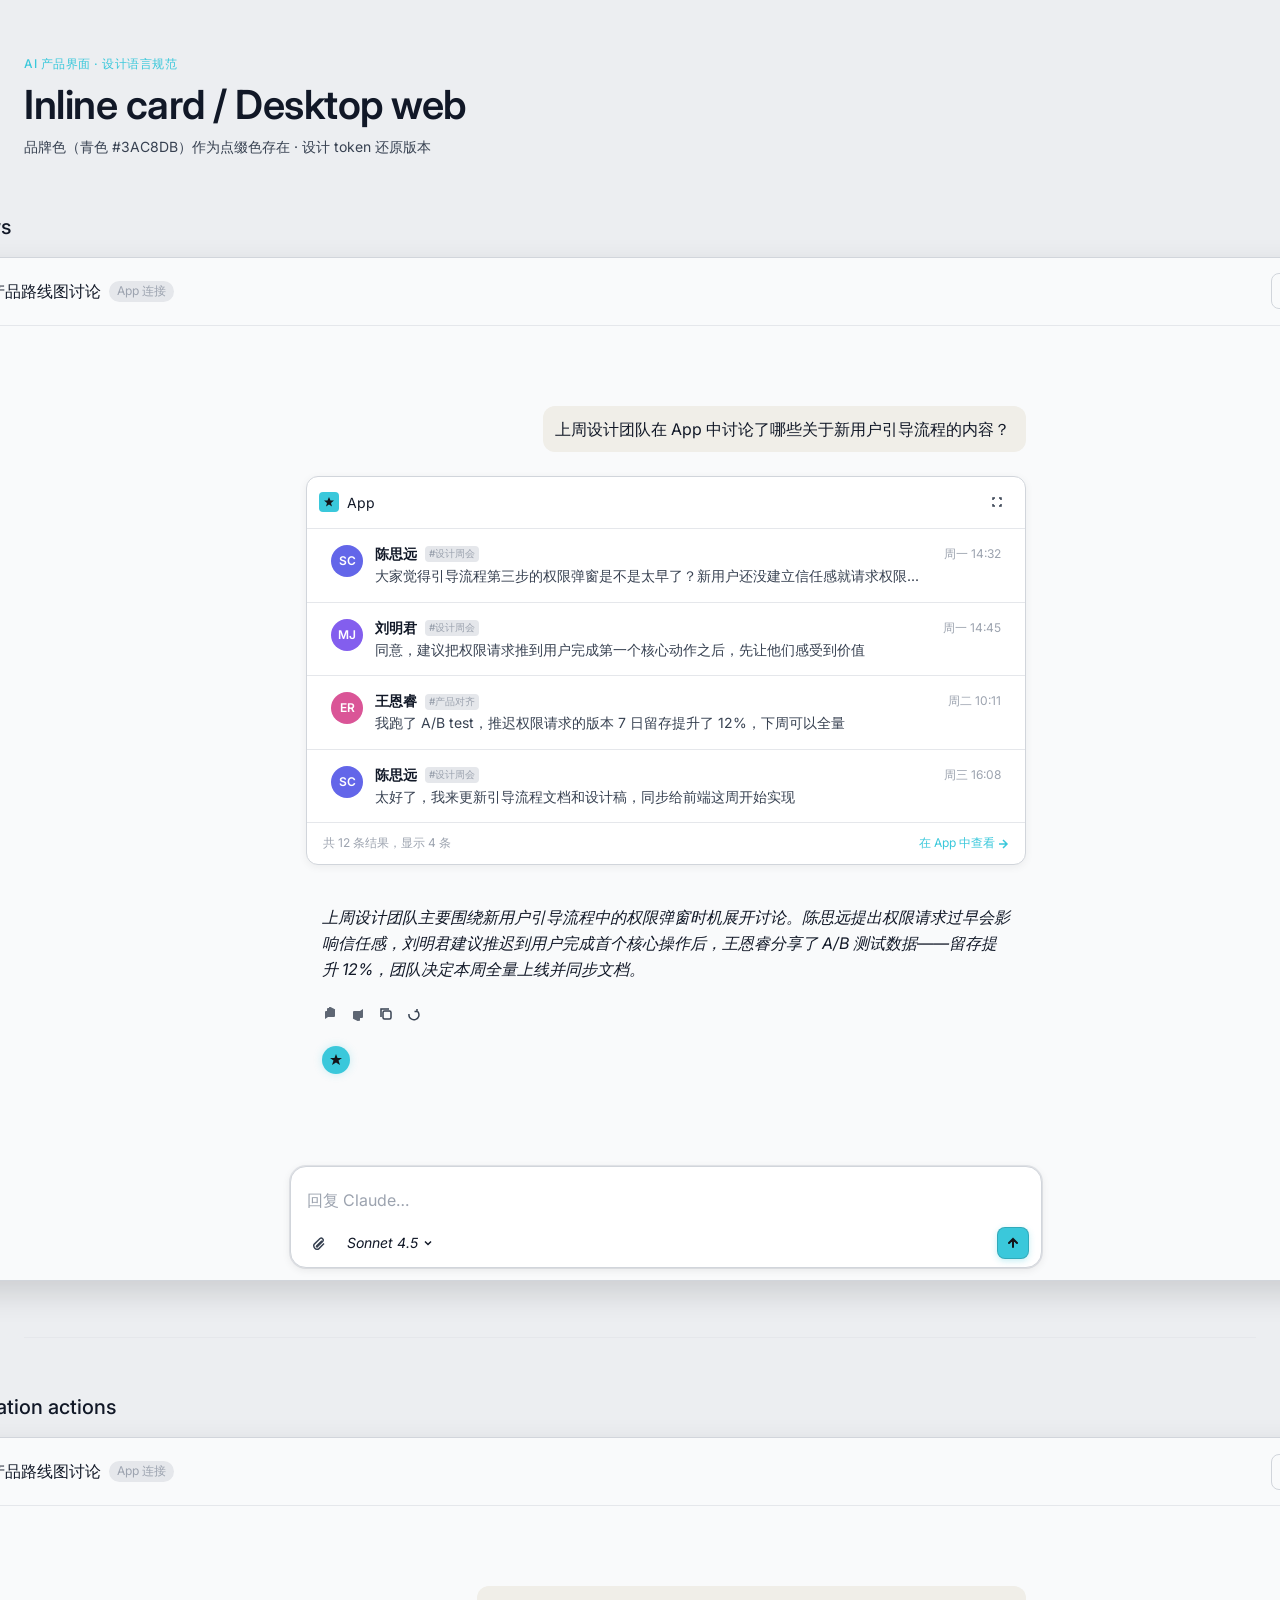
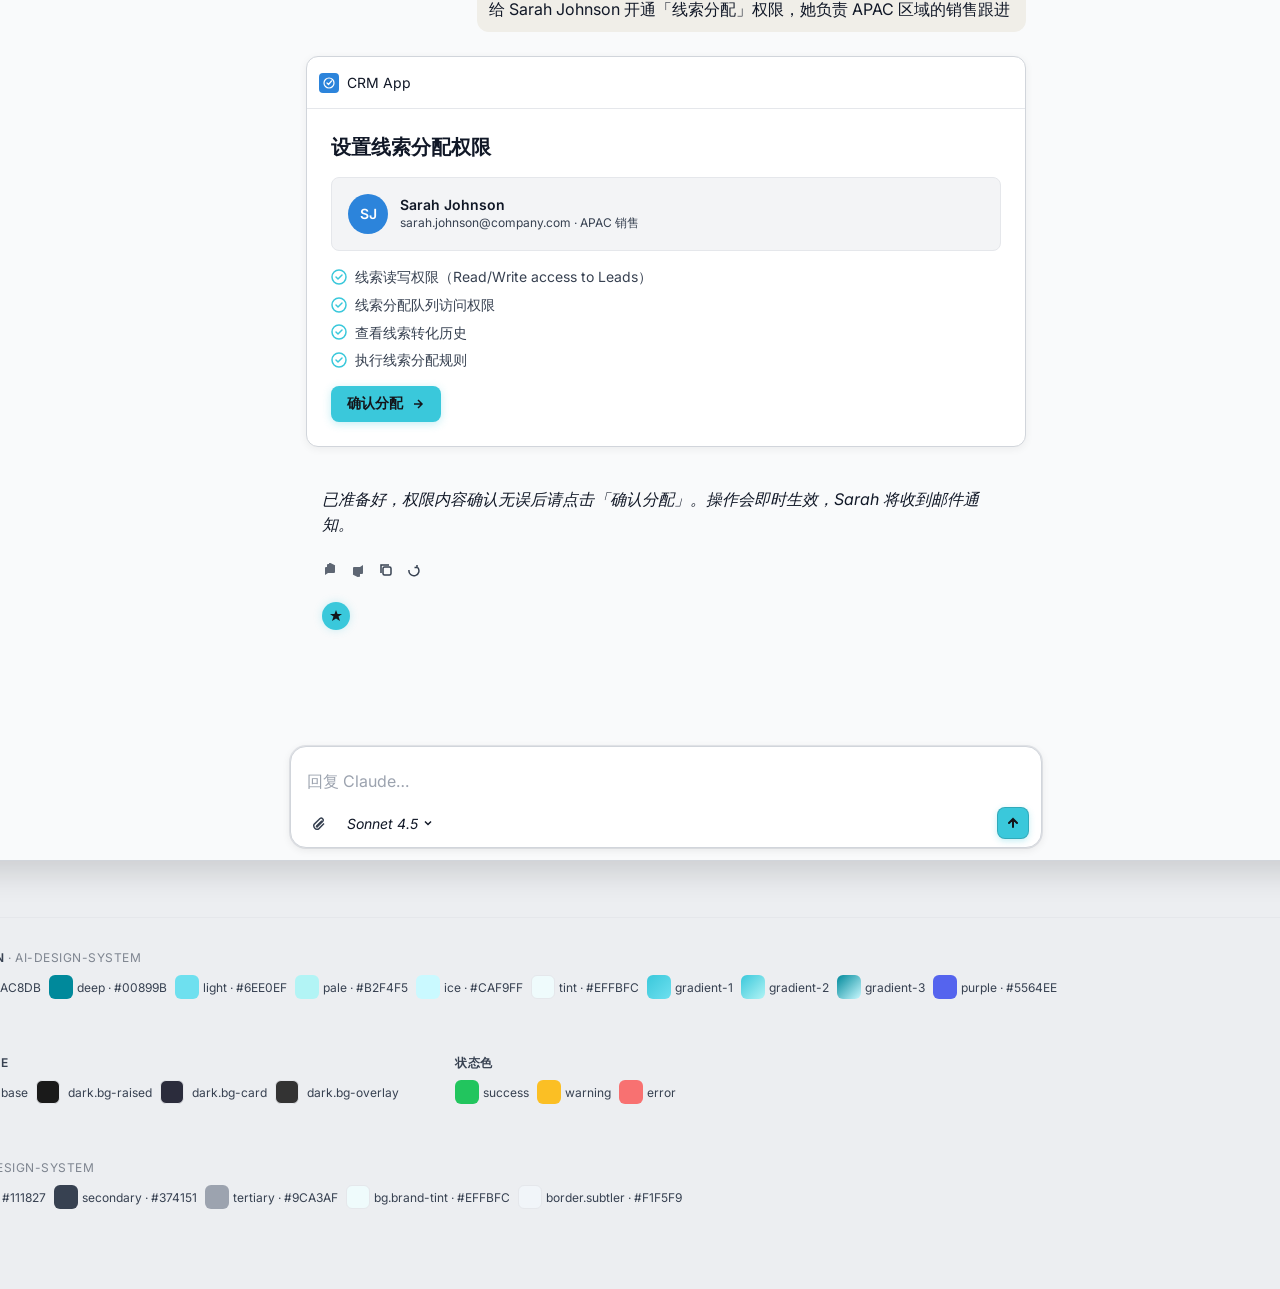
<file: index.html>
<!DOCTYPE html>
<html lang="zh-CN">
<head>
  <meta charset="UTF-8" />
  <meta name="viewport" content="width=device-width, initial-scale=1.0" />
  <title>AI 产品界面 · 设计语言还原</title>
  <link rel="preconnect" href="https://fonts.googleapis.com" />
  <link rel="preconnect" href="https://fonts.gstatic.com" crossorigin />
  <link href="https://fonts.googleapis.com/css2?family=Inter:wght@400;500;600&display=swap" rel="stylesheet" />
  <style>
    /* ─── Design Tokens ─────────────────────────────────────── */
    :root {
      /* Brand · AI-Design-System 2026-03-09 */
      --color-brand-cyan:         #3AC8DB;
      --color-brand-cyan-deep:    #00899B;
      --color-brand-cyan-muted:   #3A92B4;
      --color-brand-cyan-light:   #6EE0EF;
      --color-brand-cyan-pale:    #B2F4F5;
      --color-brand-cyan-ice:     #CAF9FF;
      --color-brand-cyan-tint:    #EFFBFC;
      --color-brand-cyan-glow:    rgba(58,200,219,0.25);
      --color-brand-purple:       #5564EE;
      --gradient-brand-1: linear-gradient(135deg, #3AC8DB 0%, #6EE0EF 100%);
      --gradient-brand-2: linear-gradient(135deg, #3AC8DB 0%, #B2F4F5 100%);
      --gradient-brand-3: linear-gradient(135deg, #00899B 0%, #CAF9FF 100%);

      /* Neutral */
      --color-neutral-0:    #FFFFFF;
      --color-neutral-50:   #F9FAFB;
      --color-neutral-100:  #F3F4F6;
      --color-neutral-200:  #E5E7EB;
      --color-neutral-300:  #D1D5DB;
      --color-neutral-400:  #9CA3AF;
      --color-neutral-600:  #4B5563;
      --color-neutral-700:  #374151;
      --color-neutral-900:  #111827;
      --color-neutral-950:  #000000;

      /* Dark surfaces */
      --color-dark-bg-base:     #14151A;
      --color-dark-bg-raised:   #1A1A1A;
      --color-dark-bg-card:     #2B2C3C;
      --color-dark-bg-overlay:  #333333;

      /* Status */
      --color-success: #22C55E;
      --color-warning: #FBBF24;
      --color-error:   #F87171;

      /* Semantic (light mode) · AI-Design-System 2026-03-09 */
      --color-bg-page:          var(--color-neutral-50);      /* color-bg-main */
      --color-bg-card:          var(--color-neutral-0);
      --color-bg-card-raised:   var(--color-neutral-50);
      --color-bg-subtle:        var(--color-neutral-100);
      --color-bg-brand-tint:    var(--color-brand-cyan-tint); /* #EFFBFC */
      --color-bg-user-bubble:   #F0EEE8;

      --color-text-primary:     #111827;                      /* AI-Design-System */
      --color-text-secondary:   #374151;                      /* AI-Design-System */
      --color-text-tertiary:    var(--color-neutral-400);
      --color-text-brand:       var(--color-brand-cyan);

      --color-border-default:   var(--color-neutral-200);
      --color-border-subtler:   #F1F5F9;                      /* AI-Design-System */
      --color-border-subtle:    var(--color-neutral-100);
      --color-border-brand:     var(--color-brand-cyan);      /* AI-Design-System */
      --color-border-strong:    #D1D5DB;

      /* Typography */
      --font-base: 'Inter', 'PingFang SC', -apple-system, sans-serif;
      --font-weight-regular:  400;
      --font-weight-medium:   500;
      --font-weight-semibold: 600;

      /* Font sizes */
      --fs-xs:   10px;
      --fs-sm:   12px;
      --fs-md:   14px;
      --fs-lg:   16px;
      --fs-xl:   20px;

      /* Line heights */
      --lh-sm:   16.8px;
      --lh-md:   19.6px;
      --lh-lg:   22.4px;
      --lh-xl:   28px;

      /* Spacing */
      --sp-1:   2px;
      --sp-2:   4px;
      --sp-3:   8px;
      --sp-4:   12px;
      --sp-5:   16px;
      --sp-6:   20px;
      --sp-7:   24px;
      --sp-8:   32px;
      --sp-9:   40px;
      --sp-10:  56px;
      --sp-11:  80px;

      /* Border radius */
      --radius-sm:   4px;
      --radius-md:   6px;
      --radius-lg:   8px;
      --radius-xl:   12px;
      --radius-2xl:  16px;
      --radius-3xl:  20px;
      --radius-full: 1000px;

      /* Shadows */
      --shadow-brand-glow: 0 0 0 2px var(--color-brand-cyan-glow), 0 0 12px var(--color-brand-cyan-glow);
      --shadow-sm:  0 2px 8px rgba(0,0,0,0.06);
      --shadow-md:  0 6px 16px rgba(0,0,0,0.10);
      --shadow-lg:  0 12px 32px rgba(0,0,0,0.14);
      --shadow-input: 0 2px 8px rgba(0,0,0,0.08), 0 0 0 1px var(--color-border-default);
    }

    /* ─── Reset ──────────────────────────────────────────────── */
    *, *::before, *::after { box-sizing: border-box; margin: 0; padding: 0; }
    body {
      font-family: var(--font-base);
      background: #ECEEF1;
      color: var(--color-text-primary);
      min-height: 100vh;
      display: flex;
      flex-direction: column;
      align-items: center;
      padding: var(--sp-10) var(--sp-7);
      gap: var(--sp-10);
    }

    /* ─── Page Header ────────────────────────────────────────── */
    .page-header {
      width: 100%;
      max-width: 1440px;
      display: flex;
      flex-direction: column;
      gap: var(--sp-3);
    }
    .page-header__eyebrow {
      font-size: var(--fs-sm);
      font-weight: var(--font-weight-medium);
      color: var(--color-brand-cyan);
      letter-spacing: 0.5px;
      text-transform: uppercase;
    }
    .page-header__title {
      font-size: 40px;
      font-weight: var(--font-weight-semibold);
      color: var(--color-text-primary);
      line-height: 1.2;
      letter-spacing: -0.5px;
    }
    .page-header__sub {
      font-size: var(--fs-md);
      color: var(--color-text-secondary);
      line-height: var(--lh-md);
    }

    /* ─── Section Label ──────────────────────────────────────── */
    .section-label {
      font-size: var(--fs-xl);
      font-weight: var(--font-weight-medium);
      color: var(--color-text-primary);
      line-height: var(--lh-xl);
      width: 100%;
      max-width: 1440px;
    }

    /* ─── App Frame ──────────────────────────────────────────── */
    .app-frame {
      width: 1440px;
      height: 1024px;
      border-radius: var(--radius-2xl);
      border: 0.5px solid var(--color-border-strong);
      background: var(--color-bg-page);
      display: flex;
      overflow: hidden;
      box-shadow: var(--shadow-lg);
      flex-shrink: 0;
    }

    /* ─── Sidebar ────────────────────────────────────────────── */
    .sidebar {
      width: 52px;
      height: 100%;
      background: var(--color-bg-page);
      border-right: 0.5px solid var(--color-border-default);
      display: flex;
      flex-direction: column;
      align-items: center;
      padding: 0 var(--sp-3) var(--sp-4);
      flex-shrink: 0;
    }
    .sidebar__items {
      flex: 1;
      display: flex;
      flex-direction: column;
      gap: var(--sp-3);
      padding-top: 0;
    }
    .sidebar__logo-slot {
      width: 36px;
      height: 68px;
      display: flex;
      align-items: center;
      justify-content: center;
      border-radius: var(--radius-lg);
    }
    .sidebar__icon-btn {
      width: 36px;
      height: 36px;
      border-radius: var(--radius-lg);
      display: flex;
      align-items: center;
      justify-content: center;
      cursor: pointer;
      transition: background 0.15s;
      color: var(--color-text-secondary);
    }
    .sidebar__icon-btn:hover { background: var(--color-border-default); }
    .sidebar__icon-btn.active {
      background: rgba(58,200,219,0.12);
      color: var(--color-brand-cyan);
    }
    .sidebar__avatar {
      width: 28px;
      height: 28px;
      border-radius: var(--radius-full);
      background: #C46686;
      display: flex;
      align-items: center;
      justify-content: center;
      font-size: var(--fs-xs);
      font-weight: var(--font-weight-semibold);
      color: var(--color-neutral-0);
      cursor: pointer;
      margin-top: var(--sp-2);
    }

    /* ─── Chat Container ─────────────────────────────────────── */
    .chat-container {
      flex: 1;
      display: flex;
      flex-direction: column;
      height: 100%;
      overflow: hidden;
    }

    /* ─── Titlebar ───────────────────────────────────────────── */
    .titlebar {
      height: 68px;
      flex-shrink: 0;
      display: flex;
      align-items: center;
      justify-content: space-between;
      padding: var(--sp-5);
      border-bottom: 0.5px solid var(--color-border-default);
    }
    .titlebar__left {
      display: flex;
      align-items: center;
      gap: var(--sp-3);
    }
    .titlebar__title {
      font-size: var(--fs-lg);
      font-weight: var(--font-weight-medium);
      color: var(--color-text-primary);
      line-height: var(--lh-lg);
    }
    .titlebar__tag {
      font-size: var(--fs-sm);
      color: var(--color-text-tertiary);
      padding: var(--sp-1) var(--sp-3);
      background: var(--color-border-default);
      border-radius: var(--radius-full);
    }
    .btn-share {
      padding: 0 var(--sp-4);
      height: 36px;
      border-radius: var(--radius-lg);
      border: 0.5px solid var(--color-border-strong);
      background: transparent;
      color: var(--color-text-primary);
      font-size: var(--fs-md);
      font-family: var(--font-base);
      font-weight: var(--font-weight-medium);
      cursor: pointer;
      display: flex;
      align-items: center;
      gap: var(--sp-2);
      transition: background 0.15s;
    }
    .btn-share:hover { background: var(--color-border-default); }

    /* ─── Messages Area ──────────────────────────────────────── */
    .messages {
      flex: 1;
      overflow-y: auto;
      padding: var(--sp-11) var(--sp-9) var(--sp-4);
      display: flex;
      flex-direction: column;
      gap: var(--sp-7);
      align-items: center;
    }
    .messages::-webkit-scrollbar { width: 4px; }
    .messages::-webkit-scrollbar-thumb { background: var(--color-border-default); border-radius: 2px; }

    .messages__inner {
      width: 720px;
      display: flex;
      flex-direction: column;
      gap: var(--sp-7);
    }

    /* ─── User Message ───────────────────────────────────────── */
    .msg-user {
      display: flex;
      justify-content: flex-end;
    }
    .msg-user__bubble {
      max-width: 640px;
      background: var(--color-bg-user-bubble);
      border-radius: var(--radius-xl);
      padding: var(--sp-4) var(--sp-5) var(--sp-4) var(--sp-4);
      font-size: var(--fs-lg);
      font-weight: var(--font-weight-regular);
      color: var(--color-text-primary);
      line-height: var(--lh-lg);
    }

    /* ─── App Card ───────────────────────────────────────────── */
    .app-card {
      width: 720px;
      border: 0.5px solid var(--color-border-strong);
      border-radius: var(--radius-xl);
      background: var(--color-bg-card);
      overflow: hidden;
      box-shadow: var(--shadow-sm);
    }
    .app-card__header {
      height: 52px;
      display: flex;
      align-items: center;
      justify-content: space-between;
      padding: 0 var(--sp-4);
      border-bottom: 0.5px solid var(--color-border-default);
    }
    .app-card__name {
      display: flex;
      align-items: center;
      gap: var(--sp-3);
    }
    .app-card__icon {
      width: 20px;
      height: 20px;
      border-radius: var(--radius-sm);
      background: var(--color-brand-cyan);
      display: flex;
      align-items: center;
      justify-content: center;
      flex-shrink: 0;
    }
    .app-card__icon svg { display: block; }
    .app-card__label {
      font-size: var(--fs-md);
      font-weight: var(--font-weight-regular);
      color: var(--color-text-primary);
    }
    .app-card__actions {
      display: flex;
      align-items: center;
      gap: var(--sp-2);
    }
    .icon-btn-sm {
      width: 32px;
      height: 32px;
      border-radius: var(--radius-lg);
      border: none;
      background: transparent;
      color: var(--color-text-secondary);
      display: flex;
      align-items: center;
      justify-content: center;
      cursor: pointer;
      transition: background 0.15s;
    }
    .icon-btn-sm:hover { background: var(--color-border-default); }

    /* List items inside app card */
    .app-card__list { display: flex; flex-direction: column; }
    .app-card__item {
      display: flex;
      align-items: flex-start;
      gap: var(--sp-4);
      padding: var(--sp-5) var(--sp-7);
      border-bottom: 0.5px solid var(--color-border-default);
      transition: background 0.15s;
    }
    .app-card__item:last-child { border-bottom: none; }
    .app-card__item:hover { background: rgba(255,255,255,0.03); }

    .avatar {
      width: 32px;
      height: 32px;
      border-radius: var(--radius-full);
      flex-shrink: 0;
      display: flex;
      align-items: center;
      justify-content: center;
      font-size: var(--fs-sm);
      font-weight: var(--font-weight-semibold);
      color: var(--color-neutral-0);
      line-height: 1;
    }

    .item-content { flex: 1; min-width: 0; display: flex; flex-direction: column; gap: 2px; }
    .item-meta {
      display: flex;
      align-items: center;
      gap: var(--sp-3);
      flex-wrap: wrap;
    }
    .item-name {
      font-size: var(--fs-md);
      font-weight: var(--font-weight-semibold);
      color: var(--color-text-primary);
    }
    .item-badge {
      font-size: var(--fs-xs);
      font-weight: var(--font-weight-medium);
      color: var(--color-text-tertiary);
      padding: 1px var(--sp-2);
      background: var(--color-border-default);
      border-radius: var(--radius-sm);
    }
    .item-date {
      font-size: var(--fs-sm);
      color: var(--color-text-tertiary);
      margin-left: auto;
    }
    .item-body {
      font-size: var(--fs-md);
      color: var(--color-text-secondary);
      line-height: var(--lh-md);
      white-space: nowrap;
      overflow: hidden;
      text-overflow: ellipsis;
    }

    .app-card__footer {
      display: flex;
      align-items: center;
      justify-content: space-between;
      padding: var(--sp-4) var(--sp-5);
      border-top: 0.5px solid var(--color-border-default);
    }
    .app-card__count {
      font-size: var(--fs-sm);
      color: var(--color-text-tertiary);
    }
    .app-card__link {
      font-size: var(--fs-sm);
      color: var(--color-brand-cyan);
      display: flex;
      align-items: center;
      gap: var(--sp-1);
      cursor: pointer;
      text-decoration: none;
      transition: opacity 0.15s;
    }
    .app-card__link:hover { opacity: 0.8; }

    /* ─── Claude Response ────────────────────────────────────── */
    .msg-claude { width: 720px; display: flex; flex-direction: column; gap: 0; }
    .msg-claude__body {
      padding: var(--sp-5) var(--sp-5);
      font-size: var(--fs-lg);
      color: var(--color-text-primary);
      line-height: 25.6px;
      font-style: italic;
      border-radius: var(--radius-xl);
    }
    .msg-claude__actions {
      display: flex;
      align-items: center;
      gap: var(--sp-2);
      padding: var(--sp-2) var(--sp-4) var(--sp-6);
    }
    .action-btn {
      width: 24px;
      height: 24px;
      border-radius: var(--radius-md);
      border: none;
      background: transparent;
      color: var(--color-text-secondary);
      display: flex;
      align-items: center;
      justify-content: center;
      cursor: pointer;
      transition: background 0.15s, color 0.15s;
    }
    .action-btn:hover { background: var(--color-border-default); color: var(--color-text-primary); }
    .spark-row {
      display: flex;
      align-items: center;
      gap: var(--sp-4);
      padding: 0 var(--sp-5) var(--sp-3);
    }
    .spark-icon {
      width: 28px;
      height: 28px;
      border-radius: var(--radius-full);
      background: var(--color-brand-cyan);
      display: flex;
      align-items: center;
      justify-content: center;
      box-shadow: 0 0 8px var(--color-brand-cyan-glow);
      color: #14151A;
    }

    /* ─── Chat Input ─────────────────────────────────────────── */
    .chat-input-wrap {
      padding: var(--sp-1) var(--sp-9) var(--sp-4);
      flex-shrink: 0;
    }
    .chat-input {
      width: 752px;
      margin: 0 auto;
      background: var(--color-bg-card);
      border: 0.5px solid var(--color-border-strong);
      border-radius: var(--radius-2xl);
      box-shadow: var(--shadow-input);
      overflow: hidden;
      transition: box-shadow 0.2s;
    }
    .chat-input:focus-within {
      box-shadow: var(--shadow-brand-glow), var(--shadow-input);
      border-color: var(--color-border-brand);
    }
    .chat-input__top {
      display: flex;
      align-items: center;
      padding: var(--sp-5) var(--sp-5) var(--sp-2);
      min-height: 56px;
    }
    .chat-input__placeholder {
      flex: 1;
      font-size: var(--fs-lg);
      font-weight: var(--font-weight-regular);
      color: var(--color-text-tertiary);
      font-family: var(--font-base);
      background: transparent;
      border: none;
      outline: none;
      caret-color: var(--color-brand-cyan);
      line-height: var(--lh-lg);
    }
    .chat-input__placeholder::placeholder { color: var(--color-text-tertiary); }
    .chat-input__bottom {
      display: flex;
      align-items: center;
      justify-content: space-between;
      padding: var(--sp-2) var(--sp-4) var(--sp-3);
    }
    .chat-input__left {
      display: flex;
      align-items: center;
      gap: var(--sp-2);
    }
    .model-selector {
      display: flex;
      align-items: center;
      gap: var(--sp-2);
      padding: var(--sp-2) var(--sp-3);
      border-radius: var(--radius-md);
      cursor: pointer;
      transition: background 0.15s;
      border: none;
      background: transparent;
      color: var(--color-text-primary);
      font-family: var(--font-base);
    }
    .model-selector:hover { background: var(--color-border-default); }
    .model-selector__name {
      font-size: var(--fs-md);
      font-style: italic;
    }
    .send-btn {
      width: 32px;
      height: 32px;
      border-radius: var(--radius-lg);
      background: var(--color-brand-cyan);
      border: 0.5px solid rgba(0,0,0,0.15);
      color: #14151A;
      display: flex;
      align-items: center;
      justify-content: center;
      cursor: pointer;
      transition: background 0.15s, box-shadow 0.15s;
      box-shadow: 0 2px 6px rgba(58,200,219,0.3);
    }
    .send-btn:hover {
      background: var(--color-brand-cyan-muted);
      box-shadow: 0 4px 12px rgba(58,200,219,0.4);
    }

    /* ─── Confirmation Card Variant ──────────────────────────── */
    .confirm-card { gap: var(--sp-7); }
    .confirm-card .app-card__body {
      padding: var(--sp-7);
      display: flex;
      flex-direction: column;
      gap: var(--sp-5);
    }
    .confirm-card__title {
      font-size: var(--fs-xl);
      font-weight: var(--font-weight-semibold);
      color: var(--color-text-primary);
      line-height: var(--lh-xl);
    }
    .confirm-card__person {
      display: flex;
      align-items: center;
      gap: var(--sp-4);
      padding: var(--sp-5);
      background: var(--color-bg-subtle);
      border-radius: var(--radius-lg);
      border: 0.5px solid var(--color-border-default);
    }
    .confirm-card__person-info { display: flex; flex-direction: column; gap: 2px; }
    .confirm-card__person-name {
      font-size: var(--fs-md);
      font-weight: var(--font-weight-semibold);
      color: var(--color-text-primary);
    }
    .confirm-card__person-email {
      font-size: var(--fs-sm);
      color: var(--color-text-secondary);
    }
    .checklist { display: flex; flex-direction: column; gap: var(--sp-3); }
    .checklist__item {
      display: flex;
      align-items: center;
      gap: var(--sp-3);
      font-size: var(--fs-md);
      color: var(--color-text-secondary);
      line-height: var(--lh-md);
    }
    .checklist__check {
      width: 16px;
      height: 16px;
      flex-shrink: 0;
      color: var(--color-brand-cyan);
    }
    .btn-confirm {
      display: flex;
      align-items: center;
      gap: var(--sp-3);
      height: 36px;
      padding: 0 var(--sp-5);
      background: var(--color-brand-cyan);
      color: #14151A;
      border: none;
      border-radius: var(--radius-lg);
      font-size: var(--fs-md);
      font-weight: var(--font-weight-semibold);
      font-family: var(--font-base);
      cursor: pointer;
      width: fit-content;
      transition: background 0.15s, box-shadow 0.15s;
      box-shadow: 0 2px 8px rgba(58,200,219,0.3);
    }
    .btn-confirm:hover { background: var(--color-brand-cyan-muted); }

    /* ─── Variant Wrapper ────────────────────────────────────── */
    .variant-block {
      display: flex;
      flex-direction: column;
      gap: var(--sp-5);
      width: 1440px;
      flex-shrink: 0;
    }

    /* ─── Divider ────────────────────────────────────────────── */
    .divider {
      width: 100%;
      max-width: 1440px;
      height: 0.5px;
      background: var(--color-border-default);
    }

    /* Utility */
    svg { display: block; }
  </style>
</head>
<body>

  <!-- Page Header -->
  <header class="page-header">
    <span class="page-header__eyebrow">AI 产品界面 · 设计语言规范</span>
    <h1 class="page-header__title">Inline card / Desktop web</h1>
    <p class="page-header__sub">品牌色（青色 #3AC8DB）作为点缀色存在 · 设计 token 还原版本</p>
  </header>

  <!-- ══════════════════════════════════════════════════
       VARIANT 1 · List Views
  ══════════════════════════════════════════════════ -->
  <div class="variant-block">
    <p class="section-label">List views</p>

    <div class="app-frame">
      <!-- Sidebar -->
      <aside class="sidebar">
        <div class="sidebar__items">
          <!-- Logo -->
          <div class="sidebar__logo-slot">
            <svg width="20" height="14" viewBox="0 0 20 14" fill="none">
              <rect x="0" y="0" width="20" height="3" rx="1.5" fill="rgba(255,255,255,0.5)"/>
              <rect x="0" y="5.5" width="14" height="3" rx="1.5" fill="rgba(255,255,255,0.5)"/>
              <rect x="0" y="11" width="20" height="3" rx="1.5" fill="rgba(255,255,255,0.5)"/>
            </svg>
          </div>
          <!-- Nav icons -->
          <div class="sidebar__icon-btn active" title="新对话">
            <svg width="16" height="16" viewBox="0 0 16 16" fill="currentColor">
              <path d="M8 2a1 1 0 011 1v4h4a1 1 0 110 2H9v4a1 1 0 11-2 0V9H3a1 1 0 110-2h4V3a1 1 0 011-1z"/>
            </svg>
          </div>
          <div class="sidebar__icon-btn" title="对话列表">
            <svg width="16" height="16" viewBox="0 0 16 16" fill="currentColor">
              <path d="M2 4a2 2 0 012-2h8a2 2 0 012 2v6a2 2 0 01-2 2H6l-3 2V4z" opacity=".85"/>
            </svg>
          </div>
          <div class="sidebar__icon-btn" title="项目">
            <svg width="16" height="16" viewBox="0 0 16 16" fill="currentColor">
              <path d="M2 3a1 1 0 011-1h3.586l2 2H13a1 1 0 011 1v7a1 1 0 01-1 1H3a1 1 0 01-1-1V3z" opacity=".85"/>
            </svg>
          </div>
          <div class="sidebar__icon-btn" title="制品">
            <svg width="16" height="16" viewBox="0 0 16 16" fill="currentColor">
              <rect x="2" y="2" width="5" height="5" rx="1" opacity=".85"/>
              <rect x="9" y="2" width="5" height="5" rx="1" opacity=".85"/>
              <rect x="2" y="9" width="5" height="5" rx="1" opacity=".85"/>
              <rect x="9" y="9" width="5" height="5" rx="1" opacity=".85"/>
            </svg>
          </div>
          <div class="sidebar__icon-btn" title="代码">
            <svg width="16" height="16" viewBox="0 0 16 16" fill="none" stroke="currentColor" stroke-width="1.5">
              <path d="M5 4L2 8l3 4M11 4l3 4-3 4"/>
            </svg>
          </div>
        </div>
        <div class="sidebar__avatar">W</div>
      </aside>

      <!-- Main Chat -->
      <div class="chat-container">
        <!-- Titlebar -->
        <div class="titlebar">
          <div class="titlebar__left">
            <span class="titlebar__title">产品路线图讨论</span>
            <span class="titlebar__tag">App 连接</span>
          </div>
          <button class="btn-share">
            <svg width="14" height="14" viewBox="0 0 14 14" fill="none" stroke="currentColor" stroke-width="1.5">
              <circle cx="11" cy="3" r="1.5"/><circle cx="3" cy="7" r="1.5"/><circle cx="11" cy="11" r="1.5"/>
              <path d="M4.5 6.1l5-2.2M4.5 7.9l5 2.2"/>
            </svg>
            分享
          </button>
        </div>

        <!-- Messages -->
        <div class="messages">
          <div class="messages__inner">

            <!-- User message -->
            <div class="msg-user">
              <div class="msg-user__bubble">
                上周设计团队在 App 中讨论了哪些关于新用户引导流程的内容？
              </div>
            </div>

            <!-- App Card: List View -->
            <div class="app-card">
              <!-- App header -->
              <div class="app-card__header">
                <div class="app-card__name">
                  <div class="app-card__icon">
                    <svg width="12" height="12" viewBox="0 0 12 12" fill="none">
                      <path d="M6 1L7.5 4.5H11L8 7l1 3.5L6 8.5 3 10.5l1-3.5L1 4.5h3.5L6 1z" fill="#14151A"/>
                    </svg>
                  </div>
                  <span class="app-card__label">App</span>
                </div>
                <div class="app-card__actions">
                  <button class="icon-btn-sm" title="展开">
                    <svg width="14" height="14" viewBox="0 0 14 14" fill="none" stroke="currentColor" stroke-width="1.5">
                      <path d="M5 3H3v2M9 3h2v2M5 11H3V9M9 11h2V9"/>
                    </svg>
                  </button>
                </div>
              </div>

              <!-- List items -->
              <div class="app-card__list">
                <!-- Item 1 -->
                <div class="app-card__item">
                  <div class="avatar" style="background:#6366E9">SC</div>
                  <div class="item-content">
                    <div class="item-meta">
                      <span class="item-name">陈思远</span>
                      <span class="item-badge">#设计周会</span>
                      <span class="item-date">周一 14:32</span>
                    </div>
                    <div class="item-body">大家觉得引导流程第三步的权限弹窗是不是太早了？新用户还没建立信任感就请求权限...</div>
                  </div>
                </div>
                <!-- Item 2 -->
                <div class="app-card__item">
                  <div class="avatar" style="background:#835EEE">MJ</div>
                  <div class="item-content">
                    <div class="item-meta">
                      <span class="item-name">刘明君</span>
                      <span class="item-badge">#设计周会</span>
                      <span class="item-date">周一 14:45</span>
                    </div>
                    <div class="item-body">同意，建议把权限请求推到用户完成第一个核心动作之后，先让他们感受到价值</div>
                  </div>
                </div>
                <!-- Item 3 -->
                <div class="app-card__item">
                  <div class="avatar" style="background:#DA5597">ER</div>
                  <div class="item-content">
                    <div class="item-meta">
                      <span class="item-name">王恩睿</span>
                      <span class="item-badge">#产品对齐</span>
                      <span class="item-date">周二 10:11</span>
                    </div>
                    <div class="item-body">我跑了 A/B test，推迟权限请求的版本 7 日留存提升了 12%，下周可以全量</div>
                  </div>
                </div>
                <!-- Item 4 -->
                <div class="app-card__item">
                  <div class="avatar" style="background:#6366E9">SC</div>
                  <div class="item-content">
                    <div class="item-meta">
                      <span class="item-name">陈思远</span>
                      <span class="item-badge">#设计周会</span>
                      <span class="item-date">周三 16:08</span>
                    </div>
                    <div class="item-body">太好了，我来更新引导流程文档和设计稿，同步给前端这周开始实现</div>
                  </div>
                </div>
              </div>

              <!-- Footer -->
              <div class="app-card__footer">
                <span class="app-card__count">共 12 条结果，显示 4 条</span>
                <a class="app-card__link" href="#">
                  在 App 中查看
                  <svg width="12" height="12" viewBox="0 0 12 12" fill="none" stroke="currentColor" stroke-width="1.5">
                    <path d="M2 6h8M6 2l4 4-4 4"/>
                  </svg>
                </a>
              </div>
            </div>

            <!-- Claude Response -->
            <div class="msg-claude">
              <div class="msg-claude__body">
                上周设计团队主要围绕新用户引导流程中的权限弹窗时机展开讨论。陈思远提出权限请求过早会影响信任感，刘明君建议推迟到用户完成首个核心操作后，王恩睿分享了 A/B 测试数据——留存提升 12%，团队决定本周全量上线并同步文档。
              </div>
              <div class="msg-claude__actions">
                <button class="action-btn" title="有帮助">
                  <svg width="14" height="14" viewBox="0 0 14 14" fill="currentColor">
                    <path d="M6 1a1 1 0 011.447-.894l4.5 2.25A1 1 0 0112 3.25V9a1 1 0 01-1 1H5l-3 2V5a1 1 0 011-1h1V2a1 1 0 011-1z" opacity=".8"/>
                  </svg>
                </button>
                <button class="action-btn" title="没帮助">
                  <svg width="14" height="14" viewBox="0 0 14 14" fill="currentColor">
                    <path d="M8 13a1 1 0 01-1.447.894l-4.5-2.25A1 1 0 012 10.75V5a1 1 0 011-1h6l3-2v8a1 1 0 01-1 1H9v2a1 1 0 01-1 1z" opacity=".8"/>
                  </svg>
                </button>
                <button class="action-btn" title="复制">
                  <svg width="14" height="14" viewBox="0 0 14 14" fill="none" stroke="currentColor" stroke-width="1.5">
                    <rect x="4" y="4" width="8" height="8" rx="1.5"/><path d="M2 10V2h8"/>
                  </svg>
                </button>
                <button class="action-btn" title="重新生成">
                  <svg width="14" height="14" viewBox="0 0 14 14" fill="none" stroke="currentColor" stroke-width="1.5">
                    <path d="M2 7a5 5 0 108.66-2.5M10 2v2.5H7.5"/>
                  </svg>
                </button>
              </div>
              <div class="spark-row">
                <div class="spark-icon">
                  <svg width="14" height="14" viewBox="0 0 14 14" fill="none">
                    <path d="M7 1l1.5 4H13L9.5 7.5 11 12 7 9.5 3 12l1.5-4.5L1 5h4.5L7 1z" fill="#14151A"/>
                  </svg>
                </div>
              </div>
            </div>

          </div>
        </div>

        <!-- Chat Input -->
        <div class="chat-input-wrap">
          <div class="chat-input">
            <div class="chat-input__top">
              <input class="chat-input__placeholder" type="text" placeholder="回复 Claude…" />
            </div>
            <div class="chat-input__bottom">
              <div class="chat-input__left">
                <button class="icon-btn-sm" title="附件">
                  <svg width="14" height="14" viewBox="0 0 14 14" fill="none" stroke="currentColor" stroke-width="1.5">
                    <path d="M12 7.5L6.5 13A3.5 3.5 0 012 8.5l6-6a2 2 0 012.8 2.8L5.3 10.8a.5.5 0 01-.7-.7L10 4.7"/>
                  </svg>
                </button>
                <button class="model-selector" title="切换模型">
                  <span class="model-selector__name">Sonnet 4.5</span>
                  <svg width="12" height="12" viewBox="0 0 12 12" fill="none" stroke="currentColor" stroke-width="1.5">
                    <path d="M3 4.5l3 3 3-3"/>
                  </svg>
                </button>
              </div>
              <button class="send-btn" title="发送">
                <svg width="14" height="14" viewBox="0 0 14 14" fill="none" stroke="currentColor" stroke-width="2" stroke-linecap="round">
                  <path d="M7 11V3M3 7l4-4 4 4"/>
                </svg>
              </button>
            </div>
          </div>
        </div>
      </div>
    </div>
  </div>

  <div class="divider"></div>

  <!-- ══════════════════════════════════════════════════
       VARIANT 2 · Confirmation Actions
  ══════════════════════════════════════════════════ -->
  <div class="variant-block">
    <p class="section-label">Confirmation actions</p>

    <div class="app-frame">
      <!-- Sidebar -->
      <aside class="sidebar">
        <div class="sidebar__items">
          <div class="sidebar__logo-slot">
            <svg width="20" height="14" viewBox="0 0 20 14" fill="none">
              <rect x="0" y="0" width="20" height="3" rx="1.5" fill="rgba(255,255,255,0.5)"/>
              <rect x="0" y="5.5" width="14" height="3" rx="1.5" fill="rgba(255,255,255,0.5)"/>
              <rect x="0" y="11" width="20" height="3" rx="1.5" fill="rgba(255,255,255,0.5)"/>
            </svg>
          </div>
          <div class="sidebar__icon-btn" title="新对话">
            <svg width="16" height="16" viewBox="0 0 16 16" fill="currentColor">
              <path d="M8 2a1 1 0 011 1v4h4a1 1 0 110 2H9v4a1 1 0 11-2 0V9H3a1 1 0 110-2h4V3a1 1 0 011-1z"/>
            </svg>
          </div>
          <div class="sidebar__icon-btn active" title="对话列表">
            <svg width="16" height="16" viewBox="0 0 16 16" fill="currentColor">
              <path d="M2 4a2 2 0 012-2h8a2 2 0 012 2v6a2 2 0 01-2 2H6l-3 2V4z"/>
            </svg>
          </div>
          <div class="sidebar__icon-btn" title="项目">
            <svg width="16" height="16" viewBox="0 0 16 16" fill="currentColor">
              <path d="M2 3a1 1 0 011-1h3.586l2 2H13a1 1 0 011 1v7a1 1 0 01-1 1H3a1 1 0 01-1-1V3z" opacity=".85"/>
            </svg>
          </div>
          <div class="sidebar__icon-btn" title="制品">
            <svg width="16" height="16" viewBox="0 0 16 16" fill="currentColor">
              <rect x="2" y="2" width="5" height="5" rx="1" opacity=".85"/>
              <rect x="9" y="2" width="5" height="5" rx="1" opacity=".85"/>
              <rect x="2" y="9" width="5" height="5" rx="1" opacity=".85"/>
              <rect x="9" y="9" width="5" height="5" rx="1" opacity=".85"/>
            </svg>
          </div>
          <div class="sidebar__icon-btn" title="代码">
            <svg width="16" height="16" viewBox="0 0 16 16" fill="none" stroke="currentColor" stroke-width="1.5">
              <path d="M5 4L2 8l3 4M11 4l3 4-3 4"/>
            </svg>
          </div>
        </div>
        <div class="sidebar__avatar">W</div>
      </aside>

      <!-- Main Chat -->
      <div class="chat-container">
        <div class="titlebar">
          <div class="titlebar__left">
            <span class="titlebar__title">产品路线图讨论</span>
            <span class="titlebar__tag">App 连接</span>
          </div>
          <button class="btn-share">
            <svg width="14" height="14" viewBox="0 0 14 14" fill="none" stroke="currentColor" stroke-width="1.5">
              <circle cx="11" cy="3" r="1.5"/><circle cx="3" cy="7" r="1.5"/><circle cx="11" cy="11" r="1.5"/>
              <path d="M4.5 6.1l5-2.2M4.5 7.9l5 2.2"/>
            </svg>
            分享
          </button>
        </div>

        <div class="messages">
          <div class="messages__inner">

            <!-- User message -->
            <div class="msg-user">
              <div class="msg-user__bubble">
                给 Sarah Johnson 开通「线索分配」权限，她负责 APAC 区域的销售跟进
              </div>
            </div>

            <!-- App Card: Confirmation -->
            <div class="app-card confirm-card">
              <div class="app-card__header">
                <div class="app-card__name">
                  <div class="app-card__icon" style="background: #2C84DB;">
                    <svg width="12" height="12" viewBox="0 0 12 12" fill="none">
                      <path d="M6 1a5 5 0 100 10A5 5 0 006 1zM4 6l1.5 1.5L8.5 4" stroke="white" stroke-width="1.2" stroke-linecap="round" stroke-linejoin="round"/>
                    </svg>
                  </div>
                  <span class="app-card__label">CRM App</span>
                </div>
              </div>

              <div class="app-card__body">
                <div class="confirm-card__title">设置线索分配权限</div>

                <!-- Person row -->
                <div class="confirm-card__person">
                  <div class="avatar" style="background:#2C84DB; width:40px; height:40px; font-size:14px;">SJ</div>
                  <div class="confirm-card__person-info">
                    <span class="confirm-card__person-name">Sarah Johnson</span>
                    <span class="confirm-card__person-email">sarah.johnson@company.com · APAC 销售</span>
                  </div>
                </div>

                <!-- Checklist -->
                <div class="checklist">
                  <div class="checklist__item">
                    <svg class="checklist__check" width="16" height="16" viewBox="0 0 16 16" fill="none">
                      <circle cx="8" cy="8" r="7" stroke="currentColor" stroke-width="1.5"/>
                      <path d="M5 8l2 2 4-4" stroke="currentColor" stroke-width="1.5" stroke-linecap="round" stroke-linejoin="round"/>
                    </svg>
                    线索读写权限（Read/Write access to Leads）
                  </div>
                  <div class="checklist__item">
                    <svg class="checklist__check" width="16" height="16" viewBox="0 0 16 16" fill="none">
                      <circle cx="8" cy="8" r="7" stroke="currentColor" stroke-width="1.5"/>
                      <path d="M5 8l2 2 4-4" stroke="currentColor" stroke-width="1.5" stroke-linecap="round" stroke-linejoin="round"/>
                    </svg>
                    线索分配队列访问权限
                  </div>
                  <div class="checklist__item">
                    <svg class="checklist__check" width="16" height="16" viewBox="0 0 16 16" fill="none">
                      <circle cx="8" cy="8" r="7" stroke="currentColor" stroke-width="1.5"/>
                      <path d="M5 8l2 2 4-4" stroke="currentColor" stroke-width="1.5" stroke-linecap="round" stroke-linejoin="round"/>
                    </svg>
                    查看线索转化历史
                  </div>
                  <div class="checklist__item">
                    <svg class="checklist__check" width="16" height="16" viewBox="0 0 16 16" fill="none">
                      <circle cx="8" cy="8" r="7" stroke="currentColor" stroke-width="1.5"/>
                      <path d="M5 8l2 2 4-4" stroke="currentColor" stroke-width="1.5" stroke-linecap="round" stroke-linejoin="round"/>
                    </svg>
                    执行线索分配规则
                  </div>
                </div>

                <!-- Confirm button -->
                <button class="btn-confirm">
                  确认分配
                  <svg width="14" height="14" viewBox="0 0 14 14" fill="none" stroke="currentColor" stroke-width="1.5">
                    <path d="M3 7h8M7 3l4 4-4 4"/>
                  </svg>
                </button>
              </div>
            </div>

            <!-- Claude response -->
            <div class="msg-claude">
              <div class="msg-claude__body">
                已准备好，权限内容确认无误后请点击「确认分配」。操作会即时生效，Sarah 将收到邮件通知。
              </div>
              <div class="msg-claude__actions">
                <button class="action-btn" title="有帮助">
                  <svg width="14" height="14" viewBox="0 0 14 14" fill="currentColor">
                    <path d="M6 1a1 1 0 011.447-.894l4.5 2.25A1 1 0 0112 3.25V9a1 1 0 01-1 1H5l-3 2V5a1 1 0 011-1h1V2a1 1 0 011-1z" opacity=".8"/>
                  </svg>
                </button>
                <button class="action-btn" title="没帮助">
                  <svg width="14" height="14" viewBox="0 0 14 14" fill="currentColor">
                    <path d="M8 13a1 1 0 01-1.447.894l-4.5-2.25A1 1 0 012 10.75V5a1 1 0 011-1h6l3-2v8a1 1 0 01-1 1H9v2a1 1 0 01-1 1z" opacity=".8"/>
                  </svg>
                </button>
                <button class="action-btn" title="复制">
                  <svg width="14" height="14" viewBox="0 0 14 14" fill="none" stroke="currentColor" stroke-width="1.5">
                    <rect x="4" y="4" width="8" height="8" rx="1.5"/><path d="M2 10V2h8"/>
                  </svg>
                </button>
                <button class="action-btn" title="重新生成">
                  <svg width="14" height="14" viewBox="0 0 14 14" fill="none" stroke="currentColor" stroke-width="1.5">
                    <path d="M2 7a5 5 0 108.66-2.5M10 2v2.5H7.5"/>
                  </svg>
                </button>
              </div>
              <div class="spark-row">
                <div class="spark-icon">
                  <svg width="14" height="14" viewBox="0 0 14 14" fill="none">
                    <path d="M7 1l1.5 4H13L9.5 7.5 11 12 7 9.5 3 12l1.5-4.5L1 5h4.5L7 1z" fill="#14151A"/>
                  </svg>
                </div>
              </div>
            </div>

          </div>
        </div>

        <!-- Chat Input -->
        <div class="chat-input-wrap">
          <div class="chat-input">
            <div class="chat-input__top">
              <input class="chat-input__placeholder" type="text" placeholder="回复 Claude…" />
            </div>
            <div class="chat-input__bottom">
              <div class="chat-input__left">
                <button class="icon-btn-sm" title="附件">
                  <svg width="14" height="14" viewBox="0 0 14 14" fill="none" stroke="currentColor" stroke-width="1.5">
                    <path d="M12 7.5L6.5 13A3.5 3.5 0 012 8.5l6-6a2 2 0 012.8 2.8L5.3 10.8a.5.5 0 01-.7-.7L10 4.7"/>
                  </svg>
                </button>
                <button class="model-selector">
                  <span class="model-selector__name">Sonnet 4.5</span>
                  <svg width="12" height="12" viewBox="0 0 12 12" fill="none" stroke="currentColor" stroke-width="1.5">
                    <path d="M3 4.5l3 3 3-3"/>
                  </svg>
                </button>
              </div>
              <button class="send-btn">
                <svg width="14" height="14" viewBox="0 0 14 14" fill="none" stroke="currentColor" stroke-width="2" stroke-linecap="round">
                  <path d="M7 11V3M3 7l4-4 4 4"/>
                </svg>
              </button>
            </div>
          </div>
        </div>
      </div>
    </div>
  </div>

  <!-- Token reference footer -->
  <footer style="width:1440px; padding: var(--sp-8) 0 var(--sp-7); border-top: 0.5px solid var(--color-border-default); display:flex; gap:var(--sp-10); flex-wrap:wrap;">
    <div style="display:flex; flex-direction:column; gap:var(--sp-3);">
      <p style="font-size:var(--fs-sm); font-weight:var(--font-weight-semibold); color:var(--color-text-secondary); letter-spacing:0.5px; text-transform:uppercase;">品牌色 Token <span style="font-weight:400;opacity:.6">· AI-Design-System</span></p>
      <div style="display:flex; gap:var(--sp-3); flex-wrap:wrap; align-items:center;">
        <div style="display:flex; align-items:center; gap:var(--sp-2);">
          <div style="width:24px;height:24px;border-radius:var(--radius-md);background:var(--color-brand-cyan);box-shadow:0 0 8px var(--color-brand-cyan-glow);"></div>
          <span style="font-size:var(--fs-sm); color:var(--color-text-secondary);">cyan · #3AC8DB</span>
        </div>
        <div style="display:flex; align-items:center; gap:var(--sp-2);">
          <div style="width:24px;height:24px;border-radius:var(--radius-md);background:var(--color-brand-cyan-deep);"></div>
          <span style="font-size:var(--fs-sm); color:var(--color-text-secondary);">deep · #00899B</span>
        </div>
        <div style="display:flex; align-items:center; gap:var(--sp-2);">
          <div style="width:24px;height:24px;border-radius:var(--radius-md);background:var(--color-brand-cyan-light);"></div>
          <span style="font-size:var(--fs-sm); color:var(--color-text-secondary);">light · #6EE0EF</span>
        </div>
        <div style="display:flex; align-items:center; gap:var(--sp-2);">
          <div style="width:24px;height:24px;border-radius:var(--radius-md);background:var(--color-brand-cyan-pale);"></div>
          <span style="font-size:var(--fs-sm); color:var(--color-text-secondary);">pale · #B2F4F5</span>
        </div>
        <div style="display:flex; align-items:center; gap:var(--sp-2);">
          <div style="width:24px;height:24px;border-radius:var(--radius-md);background:var(--color-brand-cyan-ice);"></div>
          <span style="font-size:var(--fs-sm); color:var(--color-text-secondary);">ice · #CAF9FF</span>
        </div>
        <div style="display:flex; align-items:center; gap:var(--sp-2);">
          <div style="width:24px;height:24px;border-radius:var(--radius-md);background:var(--color-brand-cyan-tint);border:1px solid var(--color-border-default);"></div>
          <span style="font-size:var(--fs-sm); color:var(--color-text-secondary);">tint · #EFFBFC</span>
        </div>
        <div style="display:flex; align-items:center; gap:var(--sp-2);">
          <div style="width:24px;height:24px;border-radius:var(--radius-md);background:var(--gradient-brand-1);"></div>
          <span style="font-size:var(--fs-sm); color:var(--color-text-secondary);">gradient-1</span>
        </div>
        <div style="display:flex; align-items:center; gap:var(--sp-2);">
          <div style="width:24px;height:24px;border-radius:var(--radius-md);background:var(--gradient-brand-2);"></div>
          <span style="font-size:var(--fs-sm); color:var(--color-text-secondary);">gradient-2</span>
        </div>
        <div style="display:flex; align-items:center; gap:var(--sp-2);">
          <div style="width:24px;height:24px;border-radius:var(--radius-md);background:var(--gradient-brand-3);"></div>
          <span style="font-size:var(--fs-sm); color:var(--color-text-secondary);">gradient-3</span>
        </div>
        <div style="display:flex; align-items:center; gap:var(--sp-2);">
          <div style="width:24px;height:24px;border-radius:var(--radius-md);background:var(--color-brand-purple);"></div>
          <span style="font-size:var(--fs-sm); color:var(--color-text-secondary);">purple · #5564EE</span>
        </div>
      </div>
    </div>
    <div style="display:flex; flex-direction:column; gap:var(--sp-3);">
      <p style="font-size:var(--fs-sm); font-weight:var(--font-weight-semibold); color:var(--color-text-secondary); letter-spacing:0.5px; text-transform:uppercase;">深色 Surface</p>
      <div style="display:flex; gap:var(--sp-3);">
        <div style="display:flex;align-items:center;gap:var(--sp-3);">
          <div style="width:24px;height:24px;border-radius:var(--radius-md);background:var(--color-dark-bg-base);border:0.5px solid var(--color-border-default);"></div>
          <span style="font-size:var(--fs-sm); color:var(--color-text-secondary);">dark.bg-base</span>
        </div>
        <div style="display:flex;align-items:center;gap:var(--sp-3);">
          <div style="width:24px;height:24px;border-radius:var(--radius-md);background:var(--color-dark-bg-raised);border:0.5px solid var(--color-border-default);"></div>
          <span style="font-size:var(--fs-sm); color:var(--color-text-secondary);">dark.bg-raised</span>
        </div>
        <div style="display:flex;align-items:center;gap:var(--sp-3);">
          <div style="width:24px;height:24px;border-radius:var(--radius-md);background:var(--color-dark-bg-card);border:0.5px solid var(--color-border-default);"></div>
          <span style="font-size:var(--fs-sm); color:var(--color-text-secondary);">dark.bg-card</span>
        </div>
        <div style="display:flex;align-items:center;gap:var(--sp-3);">
          <div style="width:24px;height:24px;border-radius:var(--radius-md);background:var(--color-dark-bg-overlay);border:0.5px solid var(--color-border-default);"></div>
          <span style="font-size:var(--fs-sm); color:var(--color-text-secondary);">dark.bg-overlay</span>
        </div>
      </div>
    </div>
    <div style="display:flex; flex-direction:column; gap:var(--sp-3);">
      <p style="font-size:var(--fs-sm); font-weight:var(--font-weight-semibold); color:var(--color-text-secondary); letter-spacing:0.5px; text-transform:uppercase;">状态色</p>
      <div style="display:flex; gap:var(--sp-3);">
        <div style="display:flex;align-items:center;gap:var(--sp-2);">
          <div style="width:24px;height:24px;border-radius:var(--radius-md);background:var(--color-success);"></div>
          <span style="font-size:var(--fs-sm); color:var(--color-text-secondary);">success</span>
        </div>
        <div style="display:flex;align-items:center;gap:var(--sp-2);">
          <div style="width:24px;height:24px;border-radius:var(--radius-md);background:var(--color-warning);"></div>
          <span style="font-size:var(--fs-sm); color:var(--color-text-secondary);">warning</span>
        </div>
        <div style="display:flex;align-items:center;gap:var(--sp-2);">
          <div style="width:24px;height:24px;border-radius:var(--radius-md);background:var(--color-error);"></div>
          <span style="font-size:var(--fs-sm); color:var(--color-text-secondary);">error</span>
        </div>
      </div>
    </div>
    <div style="display:flex; flex-direction:column; gap:var(--sp-3);">
      <p style="font-size:var(--fs-sm); font-weight:var(--font-weight-semibold); color:var(--color-text-secondary); letter-spacing:0.5px; text-transform:uppercase;">文字色 <span style="font-weight:400;opacity:.6">· AI-Design-System</span></p>
      <div style="display:flex; gap:var(--sp-3); flex-wrap:wrap; align-items:center;">
        <div style="display:flex;align-items:center;gap:var(--sp-2);">
          <div style="width:24px;height:24px;border-radius:var(--radius-md);background:#111827;"></div>
          <span style="font-size:var(--fs-sm); color:var(--color-text-secondary);">primary · #111827</span>
        </div>
        <div style="display:flex;align-items:center;gap:var(--sp-2);">
          <div style="width:24px;height:24px;border-radius:var(--radius-md);background:#374151;"></div>
          <span style="font-size:var(--fs-sm); color:var(--color-text-secondary);">secondary · #374151</span>
        </div>
        <div style="display:flex;align-items:center;gap:var(--sp-2);">
          <div style="width:24px;height:24px;border-radius:var(--radius-md);background:#9CA3AF;"></div>
          <span style="font-size:var(--fs-sm); color:var(--color-text-secondary);">tertiary · #9CA3AF</span>
        </div>
        <div style="display:flex;align-items:center;gap:var(--sp-2);">
          <div style="width:24px;height:24px;border-radius:var(--radius-md);background:var(--color-bg-brand-tint);border:1px solid var(--color-border-default);"></div>
          <span style="font-size:var(--fs-sm); color:var(--color-text-secondary);">bg.brand-tint · #EFFBFC</span>
        </div>
        <div style="display:flex;align-items:center;gap:var(--sp-2);">
          <div style="width:24px;height:24px;border-radius:var(--radius-md);background:#F1F5F9;border:1px solid var(--color-border-default);"></div>
          <span style="font-size:var(--fs-sm); color:var(--color-text-secondary);">border.subtler · #F1F5F9</span>
        </div>
      </div>
    </div>
  </footer>

</body>
</html>
</file>
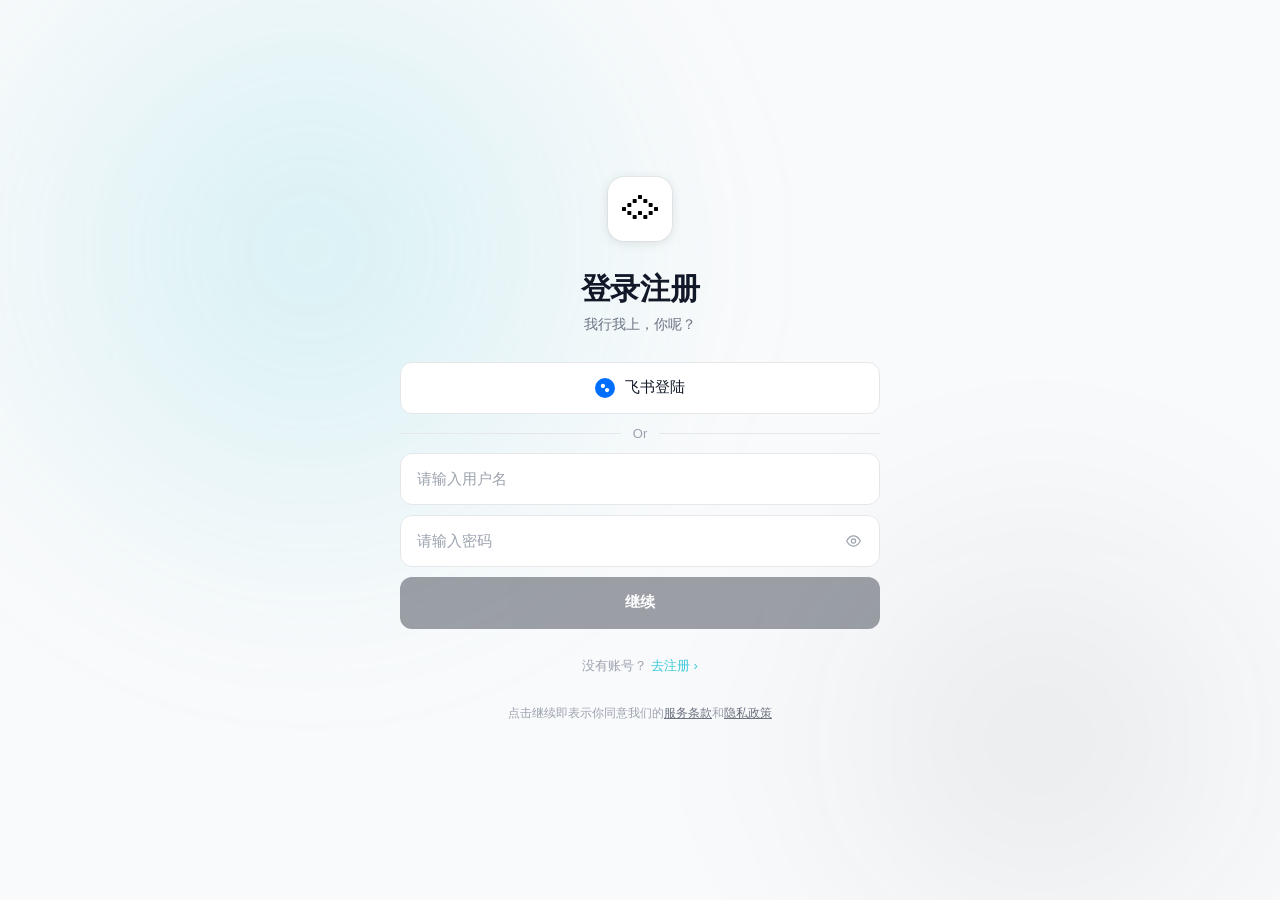
<file: prototype.html>
<!DOCTYPE html>
<html lang="zh-CN">
<head>
<meta charset="UTF-8">
<meta name="viewport" content="width=1440">
<title>AI 产品原型 · 登陆 & 对话</title>
<link rel="preconnect" href="https://fonts.googleapis.com">
<style>
/* ══════════════════════════════════════════════════════
   RESET
══════════════════════════════════════════════════════ */
*,*::before,*::after{box-sizing:border-box;margin:0;padding:0}
html,body{width:100%;height:100%;overflow:hidden;
  font-family:-apple-system,'PingFang SC','Helvetica Neue',Arial,sans-serif;
  font-size:14px;-webkit-font-smoothing:antialiased}
button,input,textarea{font-family:inherit;outline:none;border:none;background:none;cursor:pointer}
::-webkit-scrollbar{width:4px}
::-webkit-scrollbar-thumb{background:#d1d5db;border-radius:4px}
::-webkit-scrollbar-thumb:hover{background:#9ca3af}

/* ══════════════════════════════════════════════════════
   SCREEN TRANSITIONS
══════════════════════════════════════════════════════ */
.screen{position:fixed;inset:0;transition:opacity .3s ease,transform .3s ease;will-change:opacity,transform}
.screen.hidden{opacity:0;pointer-events:none;transform:scale(.98)}
.screen.active{opacity:1;pointer-events:all;transform:scale(1)}

/* ══════════════════════════════════════════════════════
   SCREEN 1 ── LOGIN  (1440×1024, bg #f9fafb)
══════════════════════════════════════════════════════ */
#s-login{
  background:#f9fafb;
  display:flex;align-items:center;justify-content:center;overflow:hidden;
}
/* decorative background gradient blob */
.login-blob{
  position:absolute;border-radius:50%;pointer-events:none;
  background:radial-gradient(circle,rgba(58,200,219,.18) 0%,transparent 68%);
  filter:blur(70px);
}
.lb1{width:860px;height:860px;top:-180px;left:-120px}
.lb2{width:640px;height:640px;bottom:-160px;right:-80px;
  background:radial-gradient(circle,rgba(17,24,39,.07) 0%,transparent 70%)}

.login-card{
  position:relative;z-index:1;width:480px;
  display:flex;flex-direction:column;align-items:center;gap:28px;
}
/* logo */
.login-logo{
  width:64px;height:64px;border-radius:16px;background:#fff;
  display:flex;align-items:center;justify-content:center;
  box-shadow:0 2px 12px rgba(0,0,0,.10),0 0 0 1px rgba(0,0,0,.04);
}
/* headings */
.login-h1{font-size:30px;font-weight:600;color:#111827;letter-spacing:-.4px;text-align:center}
.login-sub{font-size:14px;color:#6b7280;margin-top:6px;text-align:center}
/* form stack */
.login-form{width:100%;display:flex;flex-direction:column;gap:10px}
.l-divider{display:flex;align-items:center;gap:12px;font-size:13px;color:#9ca3af;margin:2px 0}
.l-divider::before,.l-divider::after{content:'';flex:1;height:1px;background:#e5e7eb}
.l-btn-social{
  width:100%;height:52px;border-radius:12px;
  display:flex;align-items:center;justify-content:center;gap:10px;
  border:1.5px solid #e5e7eb;background:#fff;
  font-size:15px;font-weight:500;color:#111827;
  transition:border-color .15s,box-shadow .15s;
}
.l-btn-social:hover{border-color:#d1d5db;box-shadow:0 2px 8px rgba(0,0,0,.06)}
.l-input{
  width:100%;height:52px;border-radius:12px;
  border:1.5px solid #e5e7eb;background:#fff;
  padding:0 44px 0 16px;font-size:15px;color:#111827;
  transition:border-color .15s,box-shadow .15s;
}
.l-input::placeholder{color:#9ca3af}
.l-input:focus{border-color:#3ac8db;box-shadow:0 0 0 3px rgba(58,200,219,.12)}
.l-input-wrap{position:relative}
.l-eye{
  position:absolute;right:14px;top:50%;transform:translateY(-50%);
  color:#9ca3af;padding:4px;border-radius:6px;line-height:0;
  transition:color .15s;
}
.l-eye:hover{color:#374151}
.l-btn-primary{
  width:100%;height:52px;border-radius:12px;
  background:#111827;font-size:15px;font-weight:600;color:#fff;
  transition:background .15s,opacity .15s,transform .08s;
}
.l-btn-primary:hover{background:#1f2937}
.l-btn-primary:active{transform:scale(.98)}
.l-btn-primary:disabled{opacity:.4;cursor:default}
.l-footer{font-size:13px;color:#9ca3af;text-align:center}
.l-footer a,.l-terms a{color:#3ac8db;text-decoration:none}
.l-footer a:hover,.l-terms a:hover{text-decoration:underline}
.l-terms{font-size:12px;color:#9ca3af;text-align:center;line-height:1.7}
.l-terms a{color:#6b7280;text-decoration:underline}

/* ══════════════════════════════════════════════════════
   SCREEN 2 ── CHAT
══════════════════════════════════════════════════════ */
#s-chat{background:#f3f4f6;display:flex;width:100%;height:100%}

/* ── SIDEBAR  280px ── */
.sidebar{
  width:280px;flex-shrink:0;height:100%;
  background:#f3f4f6;
  display:flex;flex-direction:column;
  border-right:1px solid #e9ebee;
  transition:width .22s cubic-bezier(.4,0,.2,1);
  overflow:hidden;
}
.sidebar.collapsed{width:56px}

/* sidebar header: h=68, pad=0 8 0 8, gap=12 */
.sb-header{
  height:68px;padding:0 8px;
  display:flex;align-items:center;gap:12px;flex-shrink:0;
}
/* logo 40×40 r=12 fill=#fff */
.sb-logo{
  width:40px;height:40px;border-radius:12px;
  background:#fff;display:flex;align-items:center;justify-content:center;
  box-shadow:0 1px 3px rgba(0,0,0,.08),0 0 0 1px rgba(0,0,0,.04);
  flex-shrink:0;
}
.sb-logo svg{width:27px;height:21px}
/* sidebar toggle icon #73726c */
.sb-toggle{
  margin-left:auto;flex-shrink:0;
  width:28px;height:28px;border-radius:8px;
  display:flex;align-items:center;justify-content:center;
  color:#73726c;transition:background .15s,color .15s;
}
.sb-toggle:hover{background:#e5e7eb;color:#374151}
.sidebar.collapsed .sb-toggle{margin-left:0}

/* collapsed icon nav */
.sb-icon-nav{
  display:none;flex-direction:column;align-items:center;
  padding:8px 0;gap:2px;flex:1;overflow-y:auto;
}
.sidebar.collapsed .sb-icon-nav{display:flex}
.sidebar.collapsed .sb-content{display:none}
.sb-icon-btn{
  width:36px;height:36px;border-radius:9px;
  display:flex;align-items:center;justify-content:center;
  color:#9ca3af;transition:background .12s,color .12s;position:relative;
}
.sb-icon-btn:hover{background:#e5e7eb;color:#374151}
.sb-icon-btn.active{background:#e5e7eb;color:#111827}
.sb-icon-btn svg{width:20px;height:20px}
/* tooltip */
.sb-icon-btn::after{
  content:attr(data-tip);position:absolute;left:calc(100% + 8px);
  background:#111827;color:#fff;font-size:12px;padding:4px 8px;
  border-radius:6px;white-space:nowrap;pointer-events:none;
  opacity:0;transition:opacity .15s;z-index:999;
}
.sb-icon-btn:hover::after{opacity:1}

/* full sidebar content */
.sb-content{flex:1;overflow-y:auto;padding:0 8px 24px}

/* nav items column: gap=4 */
.sb-nav{display:flex;flex-direction:column;gap:4px;padding-bottom:8px}
/* each nav row: h=36, r=8, pad=0 8 0 8, gap=12 */
.sb-nav-btn{
  height:36px;padding:0 8px;border-radius:8px;
  display:flex;align-items:center;gap:12px;
  font-size:14px;color:#111827;transition:background .12s;
}
.sb-nav-btn:hover{background:#eaebee}
.sb-nav-btn svg{width:20px;height:20px;flex-shrink:0;color:#111827}

/* section label: fs=12 #9ca3af pad=4 4 8 8 */
.sb-section{
  padding:8px 8px 4px;
  font-size:12px;color:#9ca3af;line-height:1;
}
/* conv rows: h=32, r=8, gap=8, pad=0 14 0 8 (inactive) | pad=0 8 0 8 (active) */
.conv{
  height:32px;padding:0 14px 0 8px;border-radius:8px;
  display:flex;align-items:center;gap:8px;
  font-size:14px;color:#111827;cursor:pointer;
  transition:background .1s;white-space:nowrap;overflow:hidden;
}
.conv:hover{background:#eaebee}
.conv.active{background:#e5e7eb;padding-right:8px}
.conv-name{flex:1;overflow:hidden;text-overflow:ellipsis}
.conv-more{
  flex-shrink:0;opacity:0;width:20px;height:20px;
  border-radius:5px;display:flex;align-items:center;justify-content:center;
  color:#9ca3af;transition:opacity .12s,background .12s;
}
.conv:hover .conv-more{opacity:1}
.conv-more:hover{background:#d1d5db;color:#374151}
.conv-more svg{width:14px;height:14px}

/* sidebar footer */
.sb-footer{
  flex-shrink:0;padding:12px 16px;
  border-top:1px solid #e5e7eb;
  display:flex;align-items:center;gap:10px;
}
.user-avatar{
  width:32px;height:32px;border-radius:50%;flex-shrink:0;
  background:linear-gradient(135deg,#3ac8db,#0f9aab);
  display:flex;align-items:center;justify-content:center;
  font-size:13px;font-weight:600;color:#fff;
}
.sb-user-name{font-size:14px;font-weight:500;color:#374151}
.sb-user-plan{font-size:11px;color:#9ca3af;margin-top:1px}

/* ── MAIN AREA  #f9fafb ── */
.main{
  flex:1;display:flex;flex-direction:column;
  background:#f9fafb;overflow:hidden;position:relative;min-width:0;
}

/* top gradient fade */
.top-fade{
  position:absolute;top:0;left:0;right:0;height:88px;
  background:linear-gradient(to bottom,#f9fafb 30%,rgba(249,250,251,0) 100%);
  z-index:10;pointer-events:none;
}

/* titlebar h=52 */
.titlebar{
  flex-shrink:0;height:52px;
  display:flex;align-items:center;
  padding:0 80px;
  position:relative;z-index:20;
}
.model-btn{
  display:inline-flex;align-items:center;gap:4px;
  padding:5px 10px 5px 12px;border-radius:10px;
  border:1px solid #e5e7eb;background:#fff;
  font-size:14px;color:#374151;font-weight:400;
  cursor:pointer;transition:border-color .15s,box-shadow .15s;
  position:relative;
}
.model-btn:hover{border-color:#d1d5db;box-shadow:0 1px 4px rgba(0,0,0,.06)}
.model-btn svg.caret{width:16px;height:16px;color:#9ca3af;
  transition:transform .2s;flex-shrink:0}
.model-btn.open svg.caret{transform:rotate(180deg)}
/* model dropdown */
.model-dd{
  position:absolute;top:calc(100% + 6px);left:0;
  background:#fff;border:1px solid #e5e7eb;border-radius:12px;
  box-shadow:0 8px 28px rgba(0,0,0,.10);padding:6px;min-width:220px;
  z-index:200;opacity:0;pointer-events:none;transform:translateY(-6px);
  transition:opacity .15s,transform .15s;
}
.model-dd.open{opacity:1;pointer-events:all;transform:translateY(0)}
.model-opt{
  padding:8px 12px;border-radius:8px;font-size:14px;color:#374151;
  cursor:pointer;display:flex;align-items:center;gap:8px;transition:background .1s;
}
.model-opt:hover{background:#f3f4f6}
.model-opt.sel{color:#3ac8db;font-weight:500}
.model-opt::before{content:'';display:inline-block;width:14px;font-size:13px}
.model-opt.sel::before{content:'✓';color:#3ac8db}

.tb-spacer{flex:1}
.tb-actions{display:flex;align-items:center;gap:8px}
.icon-btn{
  width:32px;height:32px;border-radius:8px;
  display:flex;align-items:center;justify-content:center;
  color:#9ca3af;cursor:pointer;transition:background .12s,color .12s;
}
.icon-btn:hover{background:#e5e7eb;color:#374151}
.icon-btn svg{width:18px;height:18px}

/* ── MESSAGES  pad=40 80 0 80, gap=24 ── */
.messages{
  flex:1;overflow-y:auto;
  padding:88px 80px 0;
}
.msg-stack{
  max-width:1000px;margin:0 auto;
  display:flex;flex-direction:column;gap:24px;
  padding-bottom:20px;
}

/* user bubble: r=12 fill=#f3f4f6 pad=12 16 12 12 */
.msg-user{display:flex;justify-content:flex-end}
.user-bubble{
  max-width:548px;
  background:#f3f4f6;border-radius:12px;
  padding:12px 16px 12px 12px;
  font-size:16px;color:#141413;line-height:1.375;
}

/* AI response block */
.msg-ai{display:flex;flex-direction:column;gap:16px}
.ai-row{display:flex;gap:0;align-items:flex-start}

/* AI logo: 32×32 r=9.6 fill=#fff */
.ai-logo{
  width:32px;height:32px;border-radius:9.6px;flex-shrink:0;
  background:#fff;border:1px solid #e5e7eb;
  display:flex;align-items:center;justify-content:center;
  margin-right:0;
}
.ai-logo svg{width:22px;height:17px}

.ai-body{flex:1;min-width:0;display:flex;flex-direction:column;gap:16px;padding-left:16px}

/* AI text: 14px #111827 lh=20 */
.ai-text{font-size:14px;color:#111827;line-height:1.43}
.ai-text p+p{margin-top:12px}

/* task card (inside response) */
.task-card{
  background:#fff;border:1px solid #e5e7eb;border-radius:12px;
  overflow:hidden;
}
.task-card-hd{
  padding:10px 14px;
  display:flex;align-items:center;gap:8px;
  cursor:pointer;border-bottom:1px solid #f3f4f6;
}
.task-card-title{font-size:13px;font-weight:500;color:#374151;flex:1}
.task-caret{color:#9ca3af;transition:transform .2s;line-height:0}
.task-caret.open{transform:rotate(180deg)}
.task-caret svg{width:14px;height:14px}
.task-body{overflow:hidden;transition:max-height .28s ease}
.task-body.exp{max-height:300px}.task-body.col{max-height:0}
.task-row{
  display:flex;align-items:center;gap:10px;
  padding:9px 14px;border-bottom:1px solid #f9fafb;
  font-size:14px;color:#374151;
}
.task-row:last-child{border-bottom:none}
.task-row.done .task-row-name{text-decoration:line-through;color:#9ca3af}
.tdot{width:7px;height:7px;border-radius:50%;flex-shrink:0}
.tdot.done{background:#3ac8db}
.tdot.active{background:#3ac8db;animation:pdot 1.1s ease infinite}
.tdot.pend{background:#e5e7eb}
@keyframes pdot{0%,100%{opacity:1;transform:scale(1)}50%{opacity:.5;transform:scale(.75)}}

/* thinking row: gap=4 icon=24 */
.thinking-row{
  display:flex;align-items:center;gap:8px;
  padding:4px 0;
}
/* thinking icon: 24×24 fill=#000 with 3 cyan rects */
.thinking-icon{
  width:24px;height:24px;border-radius:6px;background:#000;flex-shrink:0;
  display:flex;align-items:center;justify-content:center;gap:2px;
}
.thinking-icon span{
  width:6px;height:6px;border-radius:1px;background:#3ac8db;
  animation:tb 1s ease infinite;
}
.thinking-icon span:nth-child(2){animation-delay:.15s}
.thinking-icon span:nth-child(3){animation-delay:.3s}
@keyframes tb{0%,80%,100%{opacity:.35;transform:scale(.7)}40%{opacity:1;transform:scale(1)}}
/* "Thinking deeply, stand by......" 12px #9ca3af */
.thinking-text{font-size:12px;color:#9ca3af;line-height:1}

/* task document mini card */
.task-doc{
  background:#fff;border:1px solid #e5e7eb;border-radius:12px;
  padding:12px;display:flex;align-items:center;gap:10px;
  margin-left:28px;
}
.task-doc-icon{
  width:36px;height:36px;border-radius:8px;background:#f3f4f6;
  flex-shrink:0;display:flex;align-items:center;justify-content:center;
}
.task-doc-icon svg{width:18px;height:18px;color:#374151}
.task-doc-name{font-size:13px;font-weight:500;color:#374151}
.task-doc-meta{font-size:12px;color:#9ca3af;margin-top:2px}

/* ── BOTTOM AREA  pad=32px gap between task+input ── */
.bottom{flex-shrink:0;padding:0 80px 32px}

/* task status card: 350×~64 fill=#fff stroke=#f1f5f9 r=16 pad=12 gap=4 */
.task-status-card{
  display:inline-flex;align-items:center;gap:12px;
  background:#fff;border:1px solid #f1f5f9;border-radius:16px;
  padding:12px 14px;margin-bottom:16px;
  box-shadow:0 1px 4px rgba(0,0,0,.04);
  max-width:400px;cursor:pointer;
}
.tsc-icon{
  width:28px;height:28px;border-radius:7px;background:#000;flex-shrink:0;
  display:flex;align-items:center;justify-content:center;gap:2px;
}
.tsc-icon span{
  width:5px;height:5px;border-radius:1px;background:#3ac8db;
  animation:tb 1s ease infinite;
}
.tsc-icon span:nth-child(2){animation-delay:.15s}
.tsc-icon span:nth-child(3){animation-delay:.3s}
.tsc-info{flex:1;min-width:0}
.tsc-title{font-size:14px;color:#374151;font-weight:400;white-space:nowrap;overflow:hidden;text-overflow:ellipsis}
.tsc-sub{font-size:12px;color:#9ca3af;margin-top:2px;white-space:nowrap;overflow:hidden;text-overflow:ellipsis}
.tsc-count{font-size:12px;color:#9ca3af;flex-shrink:0}
.tsc-caret{color:#9ca3af;flex-shrink:0;line-height:0}
.tsc-caret svg{width:16px;height:16px}

/* input box: r=20 fill=#fff stroke=#e5e7eb pad=24 gap=24 shadow */
.input-box{
  background:#fff;border:1.5px solid #e5e7eb;border-radius:20px;
  padding:16px 20px 14px;
  box-shadow:0 2px 8px rgba(0,0,0,.06);
  transition:border-color .15s,box-shadow .15s;
}
.input-box:focus-within{
  border-color:#3ac8db;
  box-shadow:0 2px 8px rgba(0,0,0,.06),0 0 0 3px rgba(58,200,219,.10);
}
/* textarea: 14px #111827 placeholder #9ca3af */
.input-ta{
  width:100%;resize:none;font-size:14px;
  color:#111827;line-height:1.43;
  min-height:20px;max-height:140px;overflow-y:auto;
  display:block;margin-bottom:20px;
}
.input-ta::placeholder{color:#9ca3af}
.input-actions{display:flex;align-items:center;gap:12px}
.ia-btn{
  width:28px;height:28px;border-radius:8px;
  display:flex;align-items:center;justify-content:center;
  color:#9ca3af;cursor:pointer;transition:background .12s,color .12s;
}
.ia-btn:hover{background:#f3f4f6;color:#374151}
.ia-btn svg{width:18px;height:18px}
.ia-spacer{flex:1}
/* mic: 28×28 circle border #e5e7eb r=24 */
.ia-mic{
  width:28px;height:28px;border-radius:24px;
  border:1px solid #e5e7eb;background:#fff;
  display:flex;align-items:center;justify-content:center;
  color:#9ca3af;cursor:pointer;transition:border-color .15s,color .15s;
}
.ia-mic:hover{border-color:#d1d5db;color:#374151}
.ia-mic svg{width:15px;height:15px}
/* send: 28×28 fill=#111827 r=9 */
.ia-send{
  width:28px;height:28px;border-radius:9px;background:#111827;
  display:flex;align-items:center;justify-content:center;
  cursor:pointer;transition:background .12s,transform .08s;
}
.ia-send:hover{background:#1f2937}
.ia-send:active{transform:scale(.9)}
.ia-send.off{background:#e5e7eb;cursor:default}
.ia-send.off svg{color:#9ca3af}
.ia-send svg{width:14px;height:14px;color:#fff}
.input-hint{
  text-align:center;font-size:12px;color:#d1d5db;margin-top:8px;
}

/* ══════════════════════════════════════════════════════
   SCREEN 3 ── AGENTIC
══════════════════════════════════════════════════════ */
#s-agent{background:#f3f4f6;display:flex;width:100%;height:100%}

/* agent sidebar same as main sidebar */
.agent-sb{
  width:280px;flex-shrink:0;height:100%;
  background:#f3f4f6;border-right:1px solid #e9ebee;
  display:flex;flex-direction:column;overflow:hidden;
}
.asb-hd{
  height:68px;padding:0 8px;
  display:flex;align-items:center;gap:10px;flex-shrink:0;
}
.asb-logo-box{
  width:40px;height:40px;border-radius:12px;background:#fff;
  border:1px solid #e9ebee;
  display:flex;align-items:center;justify-content:center;flex-shrink:0;
}
.asb-logo-box svg{width:27px;height:21px}
.asb-proj-name{
  flex:1;font-size:13px;font-weight:500;color:#111827;
  overflow:hidden;text-overflow:ellipsis;white-space:nowrap;
}
.asb-toggle{
  width:28px;height:28px;border-radius:8px;flex-shrink:0;
  display:flex;align-items:center;justify-content:center;
  color:#73726c;cursor:pointer;transition:background .12s,color .12s;
}
.asb-toggle:hover{background:#e5e7eb;color:#374151}
.asb-toggle svg{width:18px;height:18px}

.asb-nav{padding:4px 8px 8px;display:flex;flex-direction:column;gap:2px}
.asb-nav-btn{
  height:32px;padding:0 8px;border-radius:8px;
  display:flex;align-items:center;gap:10px;
  font-size:14px;color:#374151;cursor:pointer;transition:background .1s;
}
.asb-nav-btn:hover{background:#eaebee}
.asb-nav-btn svg{width:18px;height:18px;flex-shrink:0;color:#9ca3af}

.asb-section{padding:10px 16px 4px;font-size:12px;color:#9ca3af;text-transform:uppercase;letter-spacing:.4px}
.asb-proj-label{
  padding:4px 8px 4px 16px;font-size:12px;color:#9ca3af;
  display:flex;align-items:center;justify-content:space-between;
}
.asb-proj-label span{font-size:14px;color:#111827;font-weight:500;flex:1;white-space:nowrap;overflow:hidden;text-overflow:ellipsis}
.asb-add{font-size:18px;color:#9ca3af;line-height:1;cursor:pointer;padding:0 2px}
.asb-add:hover{color:#374151}
.asb-tasks{flex:1;overflow-y:auto;padding:2px 0}
.asb-task{
  padding:6px 16px;font-size:14px;color:#374151;
  cursor:pointer;white-space:nowrap;overflow:hidden;text-overflow:ellipsis;
  transition:background .1s;
}
.asb-task:hover{background:#eaebee}
.asb-task.active{background:#e5e7eb;color:#111827;font-weight:500}

/* agent main area */
.agent-main{flex:1;display:flex;flex-direction:column;background:#f9fafb;overflow:hidden;position:relative}
.agent-msgs{flex:1;overflow-y:auto;padding:40px 80px 0}
.agent-stack{max-width:700px;margin:0 auto;display:flex;flex-direction:column;gap:24px;padding-bottom:20px}

/* user bubble (agent) */
.agent-user-msg{display:flex;justify-content:flex-end}
.agent-user-bubble{
  max-width:560px;background:#f3f4f6;border-radius:12px;
  padding:12px 16px;font-size:14px;color:#141413;line-height:1.55;
}

/* ai block (agent) */
.agent-ai-block{display:flex;flex-direction:column;gap:16px}
.agent-ai-hd{display:flex;align-items:flex-start;gap:12px}
.agent-ai-logo{
  width:32px;height:32px;border-radius:9.6px;flex-shrink:0;
  background:#fff;border:1px solid #e5e7eb;
  display:flex;align-items:center;justify-content:center;
}
.agent-ai-logo svg{width:22px;height:17px}
.agent-ai-text{font-size:14px;color:#111827;line-height:1.55;flex:1}

/* task tracker card */
.tt-card{
  background:#fff;border:1px solid #e5e7eb;border-radius:14px;
  overflow:hidden;box-shadow:0 1px 4px rgba(0,0,0,.04);
}
.tt-hd{
  padding:11px 16px;border-bottom:1px solid #f3f4f6;
  display:flex;align-items:center;gap:10px;cursor:pointer;
}
.tt-title{font-size:14px;font-weight:500;color:#374151;flex:1}
.tt-badge{
  font-size:12px;color:#9ca3af;background:#f3f4f6;
  border-radius:6px;padding:2px 7px;
}
.tt-caret{color:#9ca3af;line-height:0;transition:transform .2s}
.tt-caret svg{width:14px;height:14px}
.tt-body{padding:4px 8px 8px}
.tt-step{
  display:flex;align-items:flex-start;gap:10px;
  padding:8px 8px;border-radius:8px;
  font-size:14px;color:#374151;transition:background .1s;cursor:default;
}
.tt-step:hover{background:#f9fafb}
.tt-step.done{color:#9ca3af}
.tt-step.active{color:#111827;font-weight:500}
.tt-step-icon{width:18px;flex-shrink:0;margin-top:1px}
.tt-step-icon svg{width:18px;height:18px}
.tt-step.done .tt-step-icon svg{color:#3ac8db}
.tt-step.active .tt-step-icon svg{color:#3ac8db}
.tt-step.pend .tt-step-icon svg{color:#e5e7eb}
.tt-step-info{flex:1}
.tt-step-name{line-height:1.3}
.tt-step-sub{font-size:12px;color:#9ca3af;margin-top:3px}

/* mini terminal */
.terminal{background:#1c1c1c;border-radius:12px;overflow:hidden;margin-top:4px}
.term-bar{background:#2a2a2a;height:32px;padding:0 14px;display:flex;align-items:center;gap:6px}
.term-dot{width:10px;height:10px;border-radius:50%}
.td-r{background:#ff5f57}.td-y{background:#febc2e}.td-g{background:#28c840}
.term-body{padding:12px 16px;font-family:'Menlo','Monaco','Courier New',monospace;font-size:12px;line-height:1.7;color:#e2e8f0;min-height:80px}
.tl-dim{color:#4b5563}.tl-cyan{color:#3ac8db}.tl-green{color:#22c55e}
.term-cursor{display:inline-block;width:7px;height:13px;background:#3ac8db;animation:blink .8s step-end infinite;vertical-align:text-bottom;margin-left:2px}
@keyframes blink{0%,100%{opacity:1}50%{opacity:0}}

/* agent thinking */
.agent-thinking{display:flex;align-items:center;gap:8px;padding:4px 0}
.agent-thinking-text{font-size:12px;color:#9ca3af}

/* agent bottom */
.agent-bottom{flex-shrink:0;padding:0 80px 28px}
.agent-input-box{
  background:#fff;border:1.5px solid #e5e7eb;border-radius:20px;
  padding:16px 20px 14px;
  box-shadow:0 2px 8px rgba(0,0,0,.06);
  transition:border-color .15s,box-shadow .15s;
}
.agent-input-box:focus-within{border-color:#3ac8db;box-shadow:0 2px 8px rgba(0,0,0,.06),0 0 0 3px rgba(58,200,219,.10)}
.agent-ta{
  width:100%;resize:none;font-size:14px;color:#111827;line-height:1.43;
  min-height:20px;max-height:120px;overflow-y:auto;display:block;margin-bottom:20px;
}
.agent-ta::placeholder{color:#9ca3af}

/* ══════════════════════════════════════════════════════
   SCREEN 4 ── NEW TASK HOME
══════════════════════════════════════════════════════ */
#s-newtask{background:#f3f4f6;display:flex;width:100%;height:100%}

/* Main content area */
.nt-main{flex:1;display:flex;flex-direction:column;height:100%;overflow:hidden;
  background:#f9fafb;position:relative}

/* Empty chat hint (top titlebar area) */
.nt-header{height:52px;display:flex;align-items:center;padding:0 80px;flex-shrink:0;
  border-bottom:1px solid transparent}

/* Center layout */
.nt-center{flex:1;display:flex;flex-direction:column;align-items:center;
  justify-content:center;gap:28px;padding:0 80px 80px}

/* Greeting heading */
.nt-greeting{font-size:32px;font-weight:500;color:#111827;letter-spacing:-.5px;
  text-align:center;line-height:1.2}

/* Input card */
.nt-input-card{width:min(680px,100%);background:#fff;border-radius:20px;
  box-shadow:0 2px 12px rgba(0,0,0,.07),0 0 0 1px rgba(0,0,0,.06);
  padding:20px 20px 14px;display:flex;flex-direction:column;gap:16px}
.nt-ta{width:100%;resize:none;border:none;outline:none;font-size:15px;color:#111827;
  line-height:1.5;min-height:52px;max-height:160px;font-family:inherit;background:transparent}
.nt-ta::placeholder{color:#9ca3af}
.nt-toolbar{display:flex;align-items:center;gap:4px}
.nt-tool-btn{width:34px;height:34px;border-radius:9px;display:flex;align-items:center;
  justify-content:center;color:#6b7280;cursor:pointer;background:none;border:none;flex-shrink:0;
  transition:background .12s,color .12s}
.nt-tool-btn:hover{background:#f3f4f6;color:#374151}
.nt-tool-btn svg{width:18px;height:18px}
.nt-separator{width:1px;height:20px;background:#e5e7eb;margin:0 4px;flex-shrink:0}
.nt-spacer{flex:1}
.nt-mic{width:34px;height:34px;border-radius:50%;border:1.5px solid #e5e7eb;
  display:flex;align-items:center;justify-content:center;color:#6b7280;cursor:pointer;
  background:none;flex-shrink:0;transition:border-color .12s}
.nt-mic:hover{border-color:#9ca3af}
.nt-mic svg{width:17px;height:17px}
.nt-send{width:34px;height:34px;border-radius:9px;background:#111827;
  display:flex;align-items:center;justify-content:center;cursor:pointer;border:none;
  flex-shrink:0;transition:background .15s;margin-left:6px}
.nt-send:hover{background:#374151}
.nt-send svg{width:16px;height:16px;color:#fff}

/* Tool connect strip */
.nt-tool-strip{display:flex;align-items:center;gap:8px;padding:9px 14px;
  background:#f3f4f6;border-radius:10px;font-size:12.5px;color:#6b7280;
  width:min(680px,100%)}
.nt-strip-icons{display:flex;gap:5px;margin-left:auto;align-items:center}
.nt-strip-icon{width:22px;height:22px;border-radius:6px;flex-shrink:0;
  display:flex;align-items:center;justify-content:center;font-size:11px;font-weight:700;
  color:#fff}
.nt-strip-close{width:18px;height:18px;display:flex;align-items:center;
  justify-content:center;color:#9ca3af;cursor:pointer;margin-left:6px;flex-shrink:0}
.nt-strip-close svg{width:10px;height:10px}

/* Quick chips */
.nt-chips{display:flex;gap:8px;flex-wrap:wrap;justify-content:center;width:min(680px,100%)}
.nt-chip{display:flex;align-items:center;gap:7px;padding:7px 16px;border-radius:20px;
  background:#fff;border:1px solid #e5e7eb;font-size:13px;color:#374151;cursor:pointer;
  white-space:nowrap;font-family:inherit;transition:background .12s,border-color .12s}
.nt-chip:hover{background:#f9fafb;border-color:#d1d5db}
.nt-chip svg{width:16px;height:16px;color:#6b7280}

</style>
</head>
<body>

<!-- ══════════════════════════════════════════════════
     SVG DEFS — custom marks + icon library (140 icons)
══════════════════════════════════════════════════════ -->
<svg xmlns="http://www.w3.org/2000/svg" style="display:none">
  <!-- ── Custom marks ─────────────────────────────── -->
  <symbol id="i-logo" viewBox="0 0 54 42"><!-- Claude mark 9×3 grid -->
    <g fill="currentColor">
      <rect x="0" y="18" width="6" height="6" rx="1"/>
      <rect x="8" y="12" width="6" height="6" rx="1"/>
      <rect x="16" y="6" width="6" height="6" rx="1"/>
      <rect x="24" y="0" width="6" height="6" rx="1"/>
      <rect x="32" y="6" width="6" height="6" rx="1"/>
      <rect x="40" y="12" width="6" height="6" rx="1"/>
      <rect x="48" y="18" width="6" height="6" rx="1"/>
      <rect x="8" y="24" width="6" height="6" rx="1"/>
      <rect x="16" y="30" width="6" height="6" rx="1"/>
      <rect x="24" y="24" width="6" height="6" rx="1"/>
      <rect x="40" y="24" width="6" height="6" rx="1"/>
      <rect x="32" y="30" width="6" height="6" rx="1"/>
    </g>
  </symbol>
  <symbol id="i-circle-o" viewBox="0 0 20 20"><!-- pending step indicator -->
    <circle cx="10" cy="10" r="7" fill="none" stroke="currentColor" stroke-width="1.5"/>
  </symbol>
  <symbol id="i-feishu" viewBox="0 0 24 24"><!-- Feishu brand -->
    <circle cx="12" cy="12" r="12" fill="#006EFF"/>
    <path fill="#fff" d="M7 9.5C7 8.12 8.12 7 9.5 7S12 8.12 12 9.5 10.88 12 9.5 12 7 10.88 7 9.5Zm5 5C12 13.12 13.12 12 14.5 12S17 13.12 17 14.5 15.88 17 14.5 17 12 15.88 12 14.5Z"/>
  </symbol>
  <!-- ── Icon library (from Figma node 48:950) ──────── -->
<symbol id="icon-Activity" viewBox="0 0 20 20" xmlns="http://www.w3.org/2000/svg">
    <path d="M11.5 0C11.7761 0 12 0.223858 12 0.5L12 1L14.5 1C15.3284 1 16 1.67157 16 2.5L16 11.5C16 12.3284 15.3284 13 14.5 13L1.5 13C0.671573 13 0 12.3284 0 11.5L0 2.5C0 1.67157 0.671573 1 1.5 1L4 1L4 0.5C4 0.223858 4.22386 0 4.5 0C4.77614 0 5 0.223858 5 0.5L5 1L11 1L11 0.5C11 0.223858 11.2239 0 11.5 0ZM1.5 2C1.22386 2 1 2.22386 1 2.5L1 11.5C1 11.7761 1.22386 12 1.5 12L14.5 12C14.7761 12 15 11.7761 15 11.5L15 2.5C15 2.22386 14.7761 2 14.5 2L12 2L12 2.5C12 2.77614 11.7761 3 11.5 3C11.2239 3 11 2.77614 11 2.5L11 2L5 2L5 2.5C5 2.77614 4.77614 3 4.5 3C4.22386 3 4 2.77614 4 2.5L4 2L1.5 2ZM11.1162 5.17969C11.293 4.96781 11.6083 4.93951 11.8203 5.11621C12.0322 5.29304 12.0605 5.60827 11.8838 5.82031L9.38379 8.82031C9.29386 8.92806 9.16267 8.99266 9.02246 8.99902C8.88219 9.00534 8.74578 8.95281 8.64648 8.85352L7.0332 7.24023L4.88379 9.82031C4.70696 10.0322 4.39173 10.0605 4.17969 9.88379C3.96781 9.70696 3.93951 9.39173 4.11621 9.17969L6.61621 6.17969L6.69043 6.10742C6.77188 6.0432 6.87221 6.00575 6.97754 6.00098C7.11781 5.99466 7.25422 6.04719 7.35352 6.14648L8.96582 7.75879L11.1162 5.17969Z" fill="currentColor"/>
  </symbol>
<symbol id="icon-Add" viewBox="0 0 20 20" xmlns="http://www.w3.org/2000/svg">
    <path d="M7 0C7.27614 0 7.5 0.223858 7.5 0.5L7.5 6.5L13.5 6.5L13.6006 6.50977C13.8286 6.55629 14 6.75829 14 7C14 7.24171 13.8286 7.44371 13.6006 7.49023L13.5 7.5L7.5 7.5L7.5 13.5C7.5 13.7761 7.27614 14 7 14C6.72386 14 6.5 13.7761 6.5 13.5L6.5 7.5L0.5 7.5C0.223858 7.5 2.57485e-07 7.27614 0 7C1.01288e-08 6.72386 0.223858 6.5 0.5 6.5L6.5 6.5L6.5 0.5C6.5 0.223858 6.72386 0 7 0Z" fill="currentColor"/>
  </symbol>
<symbol id="icon-Agent" viewBox="0 0 20 20" xmlns="http://www.w3.org/2000/svg">
    <path d="M2 0C2.93171 0 3.71235 0.637683 3.93457 1.5L10.75 1.5C12.5449 1.5 14 2.95507 14 4.75C14 6.54493 12.5449 8 10.75 8L9.70703 8L7.35352 10.3535C7.15825 10.5488 6.84175 10.5488 6.64648 10.3535L4.29297 8L3.25 8C2.00736 8 1 9.00736 1 10.25C1 11.4926 2.00736 12.5 3.25 12.5L10.0654 12.5C10.2877 11.6377 11.0683 11 12 11C13.1046 11 14 11.8954 14 13C14 14.1046 13.1046 15 12 15C11.0683 15 10.2877 14.3623 10.0654 13.5L3.25 13.5C1.45507 13.5 0 12.0449 0 10.25C0 8.45507 1.45507 7 3.25 7L4.29297 7L6.64648 4.64648L6.72461 4.58203C6.91869 4.45387 7.18265 4.47562 7.35352 4.64648L9.70703 7L10.75 7C11.9926 7 13 5.99264 13 4.75C13 3.50736 11.9926 2.5 10.75 2.5L3.93457 2.5C3.71235 3.36232 2.93171 4 2 4C0.895431 4 0 3.10457 0 2C0 0.895431 0.895431 0 2 0ZM12 12C11.4477 12 11 12.4477 11 13C11 13.5523 11.4477 14 12 14C12.5523 14 13 13.5523 13 13C13 12.4477 12.5523 12 12 12ZM5.20703 7.5L7 9.29297L8.79297 7.5L7 5.70703L5.20703 7.5ZM2 1C1.44772 1 1 1.44772 1 2C1 2.55228 1.44772 3 2 3C2.55228 3 3 2.55228 3 2C3 1.44772 2.55228 1 2 1Z" fill="currentColor"/>
  </symbol>
<symbol id="icon-Archive" viewBox="0 0 20 20" xmlns="http://www.w3.org/2000/svg">
    <path d="M8.5 6.5C8.77614 6.5 9 6.72386 9 7C9 7.27614 8.77614 7.5 8.5 7.5L5.5 7.5C5.22386 7.5 5 7.27614 5 7C5 6.72386 5.22386 6.5 5.5 6.5L8.5 6.5Z" fill="currentColor"/>
    <path d="M12.6533 0.0078125C13.4097 0.0846097 14 0.723336 14 1.5L14 3.5L13.9922 3.65332C13.9327 4.23881 13.5362 4.72339 13 4.91309L13 12C13 13.0357 12.2128 13.887 11.2041 13.9893L11 14L3 14C1.89544 14 1 13.1046 1 12L1 4.91211C0.464021 4.7223 0.0672433 4.23868 0.0078125 3.65332L0 3.5L0 1.5C3.22126e-08 0.671583 0.671587 1.65008e-05 1.5 0L12.5 0L12.6533 0.0078125ZM2 12C2 12.5523 2.44773 13 3 13L11 13C11.5523 13 12 12.5523 12 12L12 5L2 5L2 12ZM1.5 1C1.22387 1.00002 1 1.22387 1 1.5L1 3.5C1 3.77613 1.22387 3.99998 1.5 4L12.5 4C12.7761 4 13 3.77614 13 3.5L13 1.5C13 1.22386 12.7761 1 12.5 1L1.5 1Z" fill="currentColor"/>
  </symbol>
<symbol id="icon-ArrowDown" viewBox="0 0 20 20" xmlns="http://www.w3.org/2000/svg">
    <path d="M5.4999 0C5.77599 6.12557e-05 5.9999 0.223897 5.99991 0.5L5.99991 12.293L10.1464 8.14648C10.3417 7.95137 10.6582 7.95127 10.8534 8.14648C11.0486 8.3417 11.0485 8.65826 10.8534 8.85352L5.85342 13.8535C5.75968 13.9473 5.63247 14 5.4999 14C5.4005 14 5.30407 13.9703 5.22256 13.916L5.14639 13.8535L0.146376 8.85352C-0.0487442 8.65824 -0.0488395 8.3417 0.146376 8.14648C0.341595 7.95132 0.658153 7.95138 0.853409 8.14648L4.9999 12.293L4.9999 0.5C4.99991 0.223861 5.22376 1.81874e-06 5.4999 0Z" fill="currentColor"/>
  </symbol>
<symbol id="icon-ArrowDownCircle" viewBox="0 0 20 20" xmlns="http://www.w3.org/2000/svg">
    <path d="M7.5 0C11.6421 5.43175e-07 15 3.35787 15 7.5C15 11.6421 11.6421 15 7.5 15C3.35786 15 7.68154e-09 11.6421 0 7.5C5.43175e-07 3.35787 3.35786 7.68116e-09 7.5 0ZM7.5 1C3.91015 1 1 3.91015 1 7.5C1 11.0898 3.91015 14 7.5 14C11.0899 14 14 11.0898 14 7.5C14 3.91015 11.0899 1 7.5 1ZM7.5 4C7.74149 4.00008 7.94356 4.17171 7.99023 4.39941L8 4.5L8 9.29199L9.64551 7.64648C9.8406 7.45139 10.1572 7.45174 10.3525 7.64648C10.5478 7.84175 10.5478 8.15825 10.3525 8.35352L7.85352 10.8535C7.68273 11.0243 7.41865 11.0459 7.22461 10.918L7.14648 10.8535L4.64648 8.35352C4.45122 8.15826 4.45123 7.84175 4.64648 7.64648C4.84174 7.45122 5.15825 7.45123 5.35352 7.64648L7 9.29297L7 4.5L7.00977 4.39941C7.05628 4.1715 7.25836 4.00008 7.5 4Z" fill="currentColor"/>
  </symbol>
<symbol id="icon-ArrowInSquare" viewBox="0 0 20 20" xmlns="http://www.w3.org/2000/svg">
    <path d="M4.5 0C4.77614 0 5 0.223858 5 0.5C5 0.776142 4.77614 1 4.5 1L1.5 1C1.22386 1 1 1.22386 1 1.5L1 12.5C1 12.7761 1.22386 13 1.5 13L12.5 13C12.7761 13 13 12.7761 13 12.5L13 9.5C13 9.22386 13.2239 9 13.5 9C13.7761 9 14 9.22386 14 9.5L14 12.5C14 13.3284 13.3284 14 12.5 14L1.5 14C0.671573 14 2.0133e-08 13.3284 0 12.5L0 1.5C0 0.671573 0.671573 0 1.5 0L4.5 0ZM12.1465 1.14648C12.3417 0.951223 12.6583 0.951223 12.8535 1.14648C13.0488 1.34175 13.0488 1.65825 12.8535 1.85352L8.70703 6L11.5 6C11.7761 6 12 6.22386 12 6.5C12 6.77614 11.7761 7 11.5 7L7.5 7C7.46224 7 7.42468 6.99483 7.3877 6.98633C7.36431 6.98093 7.34164 6.9735 7.31934 6.96484C7.31199 6.96199 7.30508 6.95829 7.29785 6.95508C7.27769 6.94613 7.25811 6.93637 7.23926 6.9248C7.23158 6.92008 7.22329 6.91631 7.21582 6.91113C7.21137 6.90806 7.2065 6.90556 7.20215 6.90234L7.14648 6.85352C7.09943 6.80646 7.06441 6.75208 7.04004 6.69434C7.02688 6.6632 7.01641 6.63096 7.00977 6.59766C7.00338 6.56543 7 6.53273 7 6.5L7 2.5C7 2.22386 7.22386 2 7.5 2C7.77614 2 8 2.22386 8 2.5L8 5.29297L12.1465 1.14648Z" fill="currentColor"/>
  </symbol>
<symbol id="icon-ArrowLeft" viewBox="0 0 20 20" xmlns="http://www.w3.org/2000/svg">
    <path d="M5.14648 0.146376C5.34176 -0.0487442 5.6583 -0.0488395 5.85352 0.146376C6.04868 0.341595 6.04862 0.658153 5.85352 0.853409L1.70703 4.9999L13.5 4.9999C13.7761 4.99991 14 5.22376 14 5.4999C13.9999 5.77599 13.7761 5.9999 13.5 5.99991L1.70703 5.99991L5.85352 10.1464C6.04863 10.3417 6.04873 10.6582 5.85352 10.8534C5.6583 11.0486 5.34174 11.0485 5.14648 10.8534L0.146484 5.85342C0.052744 5.75968 3.1155e-05 5.63247 0 5.4999C1.21926e-15 5.4005 0.029667 5.30407 0.0839844 5.22256L0.146484 5.14639L5.14648 0.146376Z" fill="currentColor"/>
  </symbol>
<symbol id="icon-ArrowLeftCircle" viewBox="0 0 20 20" xmlns="http://www.w3.org/2000/svg">
    <path d="M7.5 0C11.6421 0 15 3.35786 15 7.5C15 11.6421 11.6421 15 7.5 15C3.35786 15 0 11.6421 0 7.5C0 3.35786 3.35786 0 7.5 0ZM7.5 1C3.91015 1 1 3.91015 1 7.5C1 11.0899 3.91015 14 7.5 14C11.0899 14 14 11.0899 14 7.5C14 3.91015 11.0899 1 7.5 1ZM6.64648 4.64648C6.84174 4.45122 7.15825 4.45123 7.35352 4.64648C7.54878 4.84174 7.54877 5.15825 7.35352 5.35352L5.70703 7L10.5 7L10.6006 7.00977C10.8285 7.05628 10.9999 7.25837 11 7.5C10.9999 7.74149 10.8283 7.94356 10.6006 7.99023L10.5 8L5.70703 8L7.35352 9.64551C7.54861 9.8406 7.54826 10.1572 7.35352 10.3525C7.15825 10.5478 6.84175 10.5478 6.64648 10.3525L4.14648 7.85352C3.97572 7.68273 3.95407 7.41865 4.08203 7.22461L4.14648 7.14648L6.64648 4.64648Z" fill="currentColor"/>
  </symbol>
<symbol id="icon-ArrowOutSquare" viewBox="0 0 20 20" xmlns="http://www.w3.org/2000/svg">
    <path d="M6.5 1.21244e-13C6.77614 1.21244e-13 7 0.223858 7 0.5C7 0.776142 6.77614 1 6.5 1L1.5 1C1.22386 1 1 1.22386 1 1.5L1 12.5C1 12.7761 1.22386 13 1.5 13L12.5 13C12.7761 13 13 12.7761 13 12.5L13 7.5C13 7.22386 13.2239 7 13.5 7C13.7761 7 14 7.22386 14 7.5L14 12.5C14 13.3284 13.3284 14 12.5 14L1.5 14C0.671573 14 2.0133e-08 13.3284 0 12.5L0 1.5C0 0.671573 0.671573 1.61065e-08 1.5 1.21244e-13L6.5 1.21244e-13ZM13.5 1.21244e-13C13.5374 -2.65626e-08 13.5747 0.00436454 13.6113 0.0126953C13.6347 0.0180325 13.6574 0.0255908 13.6797 0.0341797C13.687 0.037007 13.6939 0.0407588 13.7012 0.0439453C13.7213 0.0528297 13.7409 0.0627189 13.7598 0.0742188C13.7675 0.078919 13.7757 0.0827368 13.7832 0.0878906C13.8082 0.105075 13.8317 0.124711 13.8535 0.146484L13.918 0.224609C13.9289 0.241163 13.9356 0.259877 13.9443 0.277344C13.95 0.288567 13.9572 0.298939 13.9619 0.310547C13.9789 0.352123 13.9888 0.395473 13.9941 0.439453C13.9966 0.459525 14 0.479566 14 0.5L14 4.5C14 4.77614 13.7761 5 13.5 5C13.2239 5 13 4.77614 13 4.5L13 1.70703L8.85352 5.85352C8.65825 6.04878 8.34175 6.04878 8.14648 5.85352C7.95122 5.65825 7.95122 5.34175 8.14648 5.14648L12.293 1L9.5 1C9.22386 1 9 0.776142 9 0.5C9 0.223858 9.22386 4.72474e-08 9.5 1.21244e-13L13.5 1.21244e-13Z" fill="currentColor"/>
  </symbol>
<symbol id="icon-ArrowRight" viewBox="0 0 20 20" xmlns="http://www.w3.org/2000/svg">
    <path d="M8.14648 0.146376C8.3417 -0.0488395 8.65824 -0.0487442 8.85352 0.146376L13.8535 5.14639L13.916 5.22256C13.9703 5.30407 14 5.4005 14 5.4999C14 5.63247 13.9473 5.75968 13.8535 5.85342L8.85352 10.8534C8.65826 11.0485 8.3417 11.0486 8.14648 10.8534C7.95127 10.6582 7.95137 10.3417 8.14648 10.1464L12.293 5.99991L0.5 5.99991C0.223897 5.9999 6.12557e-05 5.77599 0 5.4999C1.81874e-06 5.22376 0.223861 4.99991 0.5 4.9999L12.293 4.9999L8.14648 0.853409C7.95138 0.658153 7.95132 0.341595 8.14648 0.146376Z" fill="currentColor"/>
  </symbol>
<symbol id="icon-ArrowRightCircle" viewBox="0 0 20 20" xmlns="http://www.w3.org/2000/svg">
    <path d="M7.5 0C11.6421 0 15 3.35786 15 7.5C15 11.6421 11.6421 15 7.5 15C3.35786 15 0 11.6421 0 7.5C0 3.35786 3.35786 0 7.5 0ZM7.5 1C3.91015 1 1 3.91015 1 7.5C1 11.0899 3.91015 14 7.5 14C11.0899 14 14 11.0899 14 7.5C14 3.91015 11.0899 1 7.5 1ZM7.64648 4.64648C7.84175 4.45123 8.15826 4.45122 8.35352 4.64648L10.8535 7.14648L10.918 7.22461C11.0459 7.41865 11.0243 7.68273 10.8535 7.85352L8.35352 10.3525C8.15825 10.5478 7.84175 10.5478 7.64648 10.3525C7.45174 10.1572 7.45139 9.8406 7.64648 9.64551L9.29297 8L4.5 8L4.39941 7.99023C4.17171 7.94356 4.00008 7.74149 4 7.5C4.00008 7.25837 4.1715 7.05628 4.39941 7.00977L4.5 7L9.29297 7L7.64648 5.35352C7.45123 5.15825 7.45122 4.84174 7.64648 4.64648Z" fill="currentColor"/>
  </symbol>
<symbol id="icon-ArrowUp" viewBox="0 0 20 20" xmlns="http://www.w3.org/2000/svg">
    <path d="M5.4999 0C5.63247 3.1155e-05 5.75968 0.052744 5.85342 0.146484L10.8534 5.14648C11.0485 5.34174 11.0486 5.6583 10.8534 5.85352C10.6582 6.04873 10.3417 6.04863 10.1464 5.85352L5.99991 1.70703L5.99991 13.5C5.9999 13.7761 5.77599 13.9999 5.4999 14C5.22376 14 4.99991 13.7761 4.9999 13.5L4.9999 1.70703L0.853409 5.85352C0.658153 6.04862 0.341595 6.04868 0.146376 5.85352C-0.0488395 5.6583 -0.0487442 5.34176 0.146376 5.14648L5.14639 0.146484L5.22256 0.0839844C5.30407 0.029667 5.4005 1.21926e-15 5.4999 0Z" fill="currentColor"/>
  </symbol>
<symbol id="icon-ArrowUpCircle" viewBox="0 0 20 20" xmlns="http://www.w3.org/2000/svg">
    <path d="M7.5 7.3221e-15C11.6421 1.81059e-07 15 3.35786 15 7.5C15 11.6421 11.6421 15 7.5 15C3.35786 15 3.4254e-07 11.6421 0 7.5C2.57702e-07 3.35786 3.35786 -1.81058e-07 7.5 7.3221e-15ZM7.5 1C3.91015 1 1 3.91015 1 7.5C1 11.0899 3.91015 14 7.5 14C11.0899 14 14 11.0899 14 7.5C14 3.91015 11.0899 1 7.5 1ZM7.14648 4.14648C7.31727 3.97572 7.58135 3.95407 7.77539 4.08203L7.85352 4.14648L10.3535 6.64648C10.5488 6.84174 10.5488 7.15825 10.3535 7.35352C10.1583 7.54878 9.84175 7.54877 9.64648 7.35352L8 5.70703L8 10.5L7.99023 10.6006C7.94372 10.8285 7.74163 10.9999 7.5 11C7.25851 10.9999 7.05644 10.8283 7.00977 10.6006L7 10.5L7 5.70703L5.35449 7.35352C5.1594 7.54861 4.84276 7.54826 4.64746 7.35352C4.4522 7.15825 4.4522 6.84175 4.64746 6.64648L7.14648 4.14648Z" fill="currentColor"/>
  </symbol>
<symbol id="icon-ArrowUpRight" viewBox="0 0 20 20" xmlns="http://www.w3.org/2000/svg">
    <path d="M9.49986 0C9.776 4.01697e-17 9.99986 0.223858 9.99986 0.5L9.99986 7.5C9.99977 7.77607 9.77595 8 9.49986 8C9.22387 7.99989 8.99995 7.776 8.99986 7.5L8.99986 1.70703L0.853378 9.85352C0.658101 10.0486 0.341548 10.0487 0.146347 9.85352C-0.0488375 9.65831 -0.048727 9.34176 0.146347 9.14648L8.29283 1L2.49986 1C2.22387 0.999892 1.99995 0.776 1.99986 0.5C1.99986 0.223924 2.22381 0.000107981 2.49986 0L9.49986 0Z" fill="currentColor"/>
  </symbol>
<symbol id="icon-ArrowsOut" viewBox="0 0 20 20" xmlns="http://www.w3.org/2000/svg">
    <path d="M2.64656 0.146445C2.84181 -0.0488035 3.15833 -0.0487773 3.35359 0.146445C3.54885 0.341705 3.54885 0.658213 3.35359 0.853476L1.70711 2.49996L6.50008 2.49996L6.60066 2.50973C6.82863 2.5562 6.99999 2.75829 7.00008 2.99996C6.99998 3.24129 6.82913 3.44337 6.60164 3.49019L6.50008 3.49996L1.70711 3.49996L3.35359 5.14547C3.54871 5.34058 3.54841 5.6572 3.35359 5.8525C3.15833 6.04776 2.84182 6.04776 2.64656 5.8525L0.146559 3.35348C-0.0241673 3.18269 -0.0458453 2.9186 0.0821056 2.72457L0.146559 2.64644L2.64656 0.146445ZM12.6466 0.146445C12.8418 -0.048814 13.1583 -0.0488158 13.3536 0.146445L15.8536 2.64644L15.9181 2.72457C16.046 2.91861 16.0244 3.18269 15.8536 3.35348L13.3536 5.8525C13.1583 6.04776 12.8418 6.04776 12.6466 5.8525C12.4518 5.6572 12.4515 5.34056 12.6466 5.14547L14.293 3.49996L9.50008 3.49996L9.39949 3.49019C9.17176 3.44351 9.00012 3.24148 9.00008 2.99996C9.00016 2.75842 9.17171 2.55732 9.39949 2.5107L9.50008 2.49996L14.293 2.49996L12.6466 0.853476C12.4513 0.658244 12.4514 0.341712 12.6466 0.146445Z" fill="currentColor"/>
  </symbol>
<symbol id="icon-Attachment" viewBox="0 0 20 20" xmlns="http://www.w3.org/2000/svg">
    <path d="M1.87541 0.189581C3.27176 -0.360195 4.84977 0.326499 5.39983 1.72278L8.60588 9.86243C8.93141 10.6891 8.52528 11.6237 7.69866 11.9493L7.62248 11.9796C6.79588 12.305 5.86117 11.898 5.53557 11.0714L3.8344 6.75403C3.73327 6.49721 3.8599 6.20689 4.11662 6.1056C4.37355 6.00439 4.66386 6.1309 4.76506 6.38782L6.46623 10.7052C6.5895 11.018 6.94347 11.1722 7.25627 11.049L7.33244 11.0187C7.64527 10.8954 7.79845 10.5415 7.67522 10.2286L4.46916 2.089C4.12145 1.20692 3.12488 0.773201 2.2426 1.12025L2.0883 1.18079C1.20605 1.5285 0.772282 2.52593 1.11955 3.40833L4.98869 13.2296C5.56075 14.6819 7.20144 15.3952 8.65373 14.8234L8.8842 14.7335C10.3364 14.1614 11.0508 12.5198 10.4789 11.0675L8.11565 5.06751C8.01456 4.81066 8.1401 4.5203 8.3969 4.41907C8.65369 4.31815 8.94413 4.44459 9.04534 4.7013L11.4086 10.7013C12.1829 12.6674 11.2165 14.8887 9.25041 15.6632L9.02092 15.754C7.05483 16.5283 4.83262 15.5628 4.05803 13.5968L0.189867 3.77552C-0.360217 2.37905 0.325624 0.800212 1.72209 0.250128L1.87541 0.189581Z" fill="currentColor"/>
  </symbol>
<symbol id="icon-Batch" viewBox="0 0 20 20" xmlns="http://www.w3.org/2000/svg">
    <path d="M12.5 0C13.3284 2.11834e-07 14 0.671573 14 1.5L14 9.5C14 10.3284 13.3284 11 12.5 11L11.5 11L11.5 12C11.5 12.8284 10.8284 13.5 10 13.5L9 13.5L9 14.5C9 15.3284 8.32843 16 7.5 16L1.5 16C0.671573 16 4.42649e-08 15.3284 0 14.5L0 6.5C1.04452e-07 5.67157 0.671573 5 1.5 5L2.5 5L2.5 4C2.5 3.17157 3.17157 2.5 4 2.5L5 2.5L5 1.5C5 0.671573 5.67157 3.62117e-08 6.5 0L12.5 0ZM1.5 6C1.22386 6 1 6.22386 1 6.5L1 14.5C1 14.7761 1.22386 15 1.5 15L7.5 15C7.77614 15 8 14.7761 8 14.5L8 13.5L4 13.5C3.17157 13.5 2.5 12.8284 2.5 12L2.5 6L1.5 6ZM4 3.5C3.72386 3.5 3.5 3.72386 3.5 4L3.5 12C3.5 12.2761 3.72386 12.5 4 12.5L10 12.5C10.2761 12.5 10.5 12.2761 10.5 12L10.5 11L6.5 11C5.67157 11 5 10.3284 5 9.5L5 3.5L4 3.5ZM6.5 1C6.22386 1 6 1.22386 6 1.5L6 9.5C6 9.77614 6.22386 10 6.5 10L12.5 10C12.7761 10 13 9.77614 13 9.5L13 1.5C13 1.22386 12.7761 1 12.5 1L6.5 1ZM9.5 2.5C9.63251 2.50007 9.75981 2.55278 9.85352 2.64648L11.6035 4.39648C11.7985 4.59167 11.7984 4.90829 11.6035 5.10352C11.4082 5.29851 11.0907 5.29869 10.8955 5.10352L10 4.20703L10 8C9.99986 8.27593 9.77593 8.49986 9.5 8.5C9.22407 8.49986 9.00014 8.27593 9 8L9 4.20703L8.10352 5.10352C7.90825 5.2987 7.59172 5.29875 7.39648 5.10352C7.20125 4.90828 7.2013 4.59175 7.39648 4.39648L9.14648 2.64648L9.22266 2.58398C9.30408 2.52975 9.40073 2.50005 9.5 2.5Z" fill="currentColor"/>
  </symbol>
<symbol id="icon-Book" viewBox="0 0 20 20" xmlns="http://www.w3.org/2000/svg">
    <path d="M6 0C6.81927 0 7.54404 0.395931 8 1.00488C8.45596 0.395931 9.18073 0 10 0L14.5 0C15.3284 2.81862e-08 16 0.671573 16 1.5L16 10.5C16 11.3284 15.3284 12 14.5 12L9.94141 12C9.2959 12 8.72279 12.4131 8.51855 13.0254L8.47461 13.1582C8.46618 13.1834 8.45458 13.2072 8.44238 13.2305C8.4353 13.2441 8.42715 13.2568 8.41895 13.2695C8.41128 13.2814 8.40414 13.2935 8.39551 13.3047C8.38671 13.3161 8.37687 13.3264 8.36719 13.3369C8.35906 13.3457 8.35055 13.3541 8.3418 13.3623C8.33113 13.3723 8.32006 13.3816 8.30859 13.3906C8.29778 13.3991 8.28692 13.4074 8.27539 13.415C8.2645 13.4222 8.25361 13.4292 8.24219 13.4355C8.22984 13.4424 8.21709 13.4483 8.2041 13.4541C8.19249 13.4593 8.18095 13.4644 8.16895 13.4688C8.15397 13.4741 8.13869 13.4784 8.12305 13.4824C8.11103 13.4855 8.09919 13.489 8.08691 13.4912C8.0846 13.4916 8.08241 13.4928 8.08008 13.4932C8.07069 13.4947 8.06112 13.4941 8.05176 13.4951C8.03461 13.4969 8.01747 13.499 8 13.499C7.98221 13.499 7.96473 13.497 7.94727 13.4951C7.93823 13.4941 7.92899 13.4946 7.91992 13.4932C7.91727 13.4927 7.91474 13.4917 7.91211 13.4912C7.89984 13.489 7.88798 13.4855 7.87598 13.4824C7.86035 13.4784 7.84504 13.4741 7.83008 13.4688C7.81809 13.4644 7.80652 13.4593 7.79492 13.4541C7.78196 13.4483 7.76916 13.4424 7.75684 13.4355C7.74544 13.4292 7.7345 13.4223 7.72363 13.415C7.71213 13.4074 7.70122 13.3992 7.69043 13.3906C7.67899 13.3816 7.66787 13.3723 7.65723 13.3623C7.6485 13.3541 7.63994 13.3457 7.63184 13.3369C7.62218 13.3264 7.61228 13.3161 7.60352 13.3047C7.59491 13.2935 7.58772 13.2814 7.58008 13.2695C7.5719 13.2568 7.5637 13.2441 7.55664 13.2305C7.54454 13.2073 7.53377 13.1833 7.52539 13.1582L7.48145 13.0254C7.27721 12.4131 6.7041 12 6.05859 12L1.5 12C0.671573 12 1.61064e-08 11.3284 0 10.5L0 1.5C0 0.671573 0.671573 2.81862e-08 1.5 0L6 0ZM1.5 1C1.22386 1 1 1.22386 1 1.5L1 10.5C1 10.7761 1.22386 11 1.5 11L6.05859 11C6.588 11 7.08791 11.1671 7.5 11.458L7.5 2.5C7.5 1.67157 6.82843 1 6 1L1.5 1ZM10 1C9.17157 1 8.5 1.67157 8.5 2.5L8.5 11.458C8.91209 11.1671 9.412 11 9.94141 11L14.5 11C14.7761 11 15 10.7761 15 10.5L15 1.5C15 1.22386 14.7761 1 14.5 1L10 1Z" fill="currentColor"/>
  </symbol>
<symbol id="icon-Branch" viewBox="0 0 20 20" xmlns="http://www.w3.org/2000/svg">
    <path d="M10 0C11.1046 0 12 0.89543 12 2C12 2.93162 11.3622 3.71129 10.5 3.93359L10.5 5C10.5 6.38071 9.38071 7.5 8 7.5L2.5 7.5L2.5 10.0654C3.36232 10.2877 4 11.0683 4 12C4 13.1046 3.10457 14 2 14C0.89543 14 0 13.1046 0 12C0 11.0683 0.637683 10.2877 1.5 10.0654L1.5 3.93359C0.637803 3.71129 0 2.93162 0 2C0 0.89543 0.89543 0 2 0C3.10457 0 4 0.89543 4 2C4 2.93162 3.3622 3.71129 2.5 3.93359L2.5 6.5L8 6.5C8.82843 6.5 9.5 5.82843 9.5 5L9.5 3.93359C8.6378 3.71129 8 2.93162 8 2C8 0.89543 8.89543 0 10 0ZM2 11C1.44772 11 1 11.4477 1 12C1 12.5523 1.44772 13 2 13C2.55228 13 3 12.5523 3 12C3 11.4477 2.55228 11 2 11ZM2 1C1.44772 1 1 1.44772 1 2C1 2.55228 1.44772 3 2 3C2.55228 3 3 2.55228 3 2C3 1.44772 2.55228 1 2 1ZM10 1C9.44771 1 9 1.44772 9 2C9 2.55228 9.44771 3 10 3C10.5523 3 11 2.55228 11 2C11 1.44772 10.5523 1 10 1Z" fill="currentColor"/>
  </symbol>
<symbol id="icon-Cache" viewBox="0 0 20 20" xmlns="http://www.w3.org/2000/svg">
    <path d="M12.5 0C13.3284 0 14 0.671573 14 1.5L14 12.5C14 13.3284 13.3284 14 12.5 14L1.5 14C0.671573 14 2.0133e-08 13.3284 0 12.5L0 1.5C0 0.671573 0.671573 2.0133e-08 1.5 0L12.5 0ZM1 12.5C1 12.7761 1.22386 13 1.5 13L12.5 13C12.7761 13 13 12.7761 13 12.5L13 9.75L1 9.75L1 12.5ZM11.5 10.75C11.7761 10.75 12 10.9739 12 11.25C12 11.5261 11.7761 11.75 11.5 11.75L7.5 11.75C7.22386 11.75 7 11.5261 7 11.25C7 10.9739 7.22386 10.75 7.5 10.75L11.5 10.75ZM1 8.75L13 8.75L13 5.25L1 5.25L1 8.75ZM11.5 6.5C11.7761 6.5 12 6.72386 12 7C12 7.27614 11.7761 7.5 11.5 7.5L7.5 7.5C7.22386 7.5 7 7.27614 7 7C7 6.72386 7.22386 6.5 7.5 6.5L11.5 6.5ZM1.5 1C1.22386 1 1 1.22386 1 1.5L1 4.25L13 4.25L13 1.5C13 1.22386 12.7761 1 12.5 1L1.5 1ZM11.5 2.25C11.7761 2.25 12 2.47386 12 2.75C12 3.02614 11.7761 3.25 11.5 3.25L7.5 3.25C7.22386 3.25 7 3.02614 7 2.75C7 2.47386 7.22386 2.25 7.5 2.25L11.5 2.25Z" fill="currentColor"/>
  </symbol>
<symbol id="icon-Calendar" viewBox="0 0 20 20" xmlns="http://www.w3.org/2000/svg">
    <path d="M10.5 0C10.7761 0 11 0.223858 11 0.5L11 1L12.5 1C13.3284 1 14 1.67157 14 2.5L14 13.5C13.9998 14.3283 13.3283 15 12.5 15L1.5 15C0.671756 14.9999 0.000202812 14.3282 0 13.5L0 2.5C2.01321e-08 1.67162 0.671631 1.00007 1.5 1L3 1L3 0.5C3 0.223898 3.22391 6.60074e-05 3.5 0C3.77614 0 4 0.223858 4 0.5L4 1L10 1L10 0.5C10 0.223898 10.2239 6.60074e-05 10.5 0ZM1 13.5C1.0002 13.7759 1.22404 13.9999 1.5 14L12.5 14C12.776 14 12.9998 13.776 13 13.5L13 6L1 6L1 13.5ZM1.5 2C1.22392 2.00007 1 2.2239 1 2.5L1 5L13 5L13 2.5C13 2.22386 12.7761 2 12.5 2L11 2L11 3.5C10.9998 3.77597 10.776 4 10.5 4C10.224 3.99993 10.0002 3.77593 10 3.5L10 2L4 2L4 3.5C3.9998 3.77597 3.77602 4 3.5 4C3.22404 3.99993 3.0002 3.77593 3 3.5L3 2L1.5 2Z" fill="currentColor"/>
  </symbol>
<symbol id="icon-Camera" viewBox="0 0 20 20" xmlns="http://www.w3.org/2000/svg">
    <path d="M10 0C10.4721 3.74125e-08 10.9169 0.221996 11.2002 0.599609L12.25 2L14.5 2C15.3284 2 16 2.67157 16 3.5L16 12.5C16 13.3284 15.3284 14 14.5 14L1.5 14C0.671573 14 1.61064e-08 13.3284 1.98048e-29 12.5L1.98048e-29 3.5C-4.21885e-15 2.67157 0.671573 2 1.5 2L3.75 2L4.7998 0.599609L4.91309 0.46582C5.19443 0.170086 5.58677 2.04683e-09 6 0L10 0ZM6 1C5.88217 1 5.76948 1.04152 5.68066 1.11523L5.59961 1.2002L4.40039 2.7998C4.30596 2.92571 4.15738 3 4 3L1.5 3C1.22386 3 1 3.22386 1 3.5L1 12.5C1 12.7761 1.22386 13 1.5 13L14.5 13C14.7761 13 15 12.7761 15 12.5L15 3.5C15 3.22386 14.7761 3 14.5 3L12 3C11.8426 3 11.694 2.92571 11.5996 2.7998L10.4004 1.2002C10.306 1.07429 10.1574 1 10 1L6 1ZM8 4C9.933 4 11.5 5.567 11.5 7.5C11.5 9.433 9.933 11 8 11C6.067 11 4.5 9.433 4.5 7.5C4.5 5.567 6.067 4 8 4ZM8 5C6.61929 5 5.5 6.11929 5.5 7.5C5.5 8.88071 6.61929 10 8 10C9.38071 10 10.5 8.88071 10.5 7.5C10.5 6.11929 9.38071 5 8 5Z" fill="currentColor"/>
  </symbol>
<symbol id="icon-Capacity" viewBox="0 0 20 20" xmlns="http://www.w3.org/2000/svg">
    <path d="M10.5 0C11.3284 3.29951e-07 12 0.671573 12 1.5L12 14.5C12 15.3284 11.3284 16 10.5 16L1.5 16C0.671573 16 6.43979e-08 15.3284 6.64887e-16 14.5L6.64887e-16 1.5C-2.44e-08 0.671573 0.671573 5.23181e-08 1.5 0L10.5 0ZM1 14.5C1 14.7761 1.22386 15 1.5 15L2.53809 15L1 11.0938L1 14.5ZM1 8.36719L3.61328 15L5.53906 15L2.38672 7L1 7L1 8.36719ZM6.6123 15L8.53906 15L5.38672 7L3.46191 7L6.6123 15ZM9.6123 15L10.5 15C10.7761 15 11 14.7761 11 14.5L11 13.6338L8.38672 7L6.46191 7L9.6123 15ZM11 10.9043L11 7L9.46191 7L11 10.9043ZM1.5 1C1.22386 1 1 1.22386 1 1.5L1 6L11 6L11 1.5C11 1.22386 10.7761 1 10.5 1L1.5 1Z" fill="currentColor"/>
  </symbol>
<symbol id="icon-CaretDown" viewBox="0 0 20 20" xmlns="http://www.w3.org/2000/svg">
    <path d="M13.1339 0.159966C13.3217 -0.0423518 13.6376 -0.0541938 13.8399 0.133599C14.0422 0.321473 14.0541 0.637316 13.8663 0.839654L7.36626 7.83965L7.28911 7.90801C7.20534 7.9673 7.10434 7.99981 7.00005 7.99981C6.86107 7.99979 6.72842 7.94148 6.63383 7.83965L0.133799 0.839654L0.0722754 0.759575C-0.0486517 0.560922 -0.0168214 0.298053 0.160167 0.133599C0.337146 -0.0306382 0.60091 -0.0424253 0.790053 0.0925833L0.866225 0.159966L7.00005 6.76641L13.1339 0.159966Z" fill="currentColor"/>
  </symbol>
<symbol id="icon-CaretLeft" viewBox="0 0 20 20" xmlns="http://www.w3.org/2000/svg">
    <path d="M7.24025 0.0722997C7.43893 -0.0486321 7.70178 -0.0168745 7.86622 0.16019C8.03045 0.337158 8.04222 0.600935 7.90724 0.790074L7.83986 0.866246L1.2334 7.00004L7.83986 13.1338C8.04217 13.3217 8.05399 13.6375 7.86622 13.8399C7.67836 14.0422 7.36253 14.0541 7.16017 13.8663L0.160157 7.36625L0.091797 7.28911C0.0324743 7.20531 5.00838e-08 7.10437 0 7.00004C1.59773e-05 6.86103 0.0582869 6.72843 0.160157 6.63383L7.16017 0.133823L7.24025 0.0722997Z" fill="currentColor"/>
  </symbol>
<symbol id="icon-CaretRight" viewBox="0 0 20 20" xmlns="http://www.w3.org/2000/svg">
    <path d="M0.133599 0.160167C0.298053 -0.0168221 0.560922 -0.0486516 0.759575 0.0722759L0.839654 0.1338L7.83965 6.63383C7.94148 6.72842 7.99979 6.86107 7.99981 7.00005C7.99981 7.10434 7.9673 7.20534 7.90801 7.28911L7.83965 7.36626L0.839654 13.8663C0.637316 14.0541 0.321473 14.0422 0.133599 13.8399C-0.0541938 13.6376 -0.0423519 13.3217 0.159966 13.1339L6.76641 7.00005L0.159966 0.866225L0.0925833 0.790053C-0.0424252 0.60091 -0.0306382 0.337146 0.133599 0.160167Z" fill="currentColor"/>
  </symbol>
<symbol id="icon-CaretUp" viewBox="0 0 20 20" xmlns="http://www.w3.org/2000/svg">
    <path d="M7.00004 0C7.10437 3.64024e-08 7.20531 0.0324745 7.28911 0.091797L7.36625 0.160157L13.8663 7.16017C14.0541 7.36253 14.0422 7.67836 13.8399 7.86622C13.6375 8.05399 13.3217 8.04217 13.1338 7.83986L7.00004 1.2334L0.866246 7.83986L0.790074 7.90724C0.600934 8.04222 0.337158 8.03045 0.16019 7.86622C-0.0168738 7.70178 -0.0486325 7.43893 0.0722996 7.24025L0.133823 7.16017L6.63383 0.160157C6.72843 0.0582869 6.86103 1.59771e-05 7.00004 0Z" fill="currentColor"/>
  </symbol>
<symbol id="icon-Chart" viewBox="0 0 20 20" xmlns="http://www.w3.org/2000/svg">
    <path d="M13.5 13C13.7761 13 14 13.2239 14 13.5C14 13.7761 13.7761 14 13.5 14L0.5 14C0.223858 14 0 13.7761 0 13.5C0 13.2239 0.223858 13 0.5 13L13.5 13ZM2.5 5C3.32843 5 4 5.67157 4 6.5L4 10.5C4 11.3284 3.32843 12 2.5 12L1.5 12C0.671573 12 9.05292e-08 11.3284 0 10.5L0 6.5C3.42621e-09 5.67157 0.671573 5 1.5 5L2.5 5ZM7.5 0C8.32843 2.35458e-07 9 0.671573 9 1.5L9 10.5C9 11.2767 8.40972 11.9154 7.65332 11.9922L7.5 12L6.5 12C5.67157 12 5 11.3284 5 10.5L5 1.5C5 0.671573 5.67157 5.23181e-08 6.5 0L7.5 0ZM12.5 2C13.3284 2 14 2.67157 14 3.5L14 10.5C14 11.3284 13.3284 12 12.5 12L11.5 12C10.6716 12 10 11.3284 10 10.5L10 3.5C10 2.67157 10.6716 2 11.5 2L12.5 2ZM1.5 6C1.22386 6 1 6.22386 1 6.5L1 10.5C1 10.7761 1.22386 11 1.5 11L2.5 11C2.77614 11 3 10.7761 3 10.5L3 6.5C3 6.22386 2.77614 6 2.5 6L1.5 6ZM6.5 1C6.22386 1 6 1.22386 6 1.5L6 10.5C6 10.7761 6.22386 11 6.5 11L7.5 11L7.60059 10.9902C7.82855 10.9437 8 10.7417 8 10.5L8 1.5C8 1.22386 7.77614 1 7.5 1L6.5 1ZM11.5 3C11.2239 3 11 3.22386 11 3.5L11 10.5C11 10.7761 11.2239 11 11.5 11L12.5 11C12.7761 11 13 10.7761 13 10.5L13 3.5C13 3.22386 12.7761 3 12.5 3L11.5 3Z" fill="currentColor"/>
  </symbol>
<symbol id="icon-ChatAdd" viewBox="0 0 20 20" xmlns="http://www.w3.org/2000/svg">
    <path d="M7.5 0C11.6421 0 15 3.35786 15 7.5C15 11.6421 11.6421 15 7.5 15L0.5 15C0.297792 15 0.115492 14.8782 0.0380859 14.6914C-0.0393046 14.5046 0.00348538 14.2895 0.146484 14.1465L1.85547 12.4365C0.701238 11.1175 0 9.39057 0 7.5C0 3.35786 3.35786 0 7.5 0ZM7.5 1C3.91015 1 1 3.91015 1 7.5C1 9.29518 1.72659 10.9199 2.90332 12.0967L2.96582 12.1729C3.02017 12.2544 3.0498 12.3508 3.0498 12.4502C3.0498 12.5828 2.99709 12.7099 2.90332 12.8037L1.70703 14L7.5 14C11.0899 14 14 11.0899 14 7.5C14 3.91015 11.0899 1 7.5 1ZM7.5 4.5C7.77614 4.5 8 4.72386 8 5L8 7L10 7C10.2761 7 10.5 7.22386 10.5 7.5C10.5 7.77614 10.2761 8 10 8L8 8L8 10C8 10.2761 7.77614 10.5 7.5 10.5C7.22386 10.5 7 10.2761 7 10L7 8L5 8C4.72386 8 4.5 7.77614 4.5 7.5C4.5 7.22386 4.72386 7 5 7L7 7L7 5C7 4.72386 7.22386 4.5 7.5 4.5Z" fill="currentColor"/>
  </symbol>
<symbol id="icon-Chats" viewBox="0 0 20 20" xmlns="http://www.w3.org/2000/svg">
    <path d="M13.9429 7.53418C14.1677 7.4465 14.4181 7.53273 14.5445 7.72754L14.6841 8.07422C14.889 8.67923 15.0005 9.32713 15.0005 10C15.0005 11.1837 14.6553 12.2876 14.063 13.2178L15.8668 15.1602C16.0018 15.3059 16.0379 15.5181 15.9585 15.7002C15.8791 15.8821 15.6991 15.9998 15.5005 16L9.00054 16C7.2538 15.9999 5.68038 15.2529 4.58453 14.0625L4.31597 13.7344C4.2067 13.529 4.25275 13.2682 4.43902 13.1143C4.62525 12.9607 4.88991 12.9646 5.07085 13.1104L5.32085 13.3848C6.23517 14.3781 7.54522 14.9999 9.00054 15L14.3531 15L13.0591 13.6064C12.8957 13.4302 12.8811 13.1621 13.024 12.9688C13.6376 12.1386 14.0005 11.1123 14.0005 10C14.0005 9.43801 13.9072 8.89861 13.7369 8.39551L13.6324 8.08398C13.5931 7.8551 13.7183 7.6222 13.9429 7.53418Z" fill="currentColor"/>
    <path d="M6.99956 0C10.3133 0 12.9996 2.68629 12.9996 6C12.9996 9.31371 10.3133 12 6.99956 12L0.499564 12C0.301086 11.9998 0.121054 11.8821 0.0415564 11.7002C-0.0377471 11.5181 -0.00160125 11.3058 0.133353 11.1602L1.93511 9.21777C1.34316 8.28781 0.999564 7.1834 0.999564 6C0.999564 2.6865 3.68614 0.000331477 6.99956 0ZM6.99956 1C4.23842 1.00033 1.99956 3.23878 1.99956 6C1.99956 7.11207 2.36265 8.13858 2.97613 8.96875C3.11879 9.16209 3.10345 9.42933 2.93999 9.60547L1.64507 11L6.99956 11C9.76099 11 11.9996 8.76142 11.9996 6C11.9996 3.23858 9.76099 1 6.99956 1Z" fill="currentColor"/>
  </symbol>
<symbol id="icon-Check" viewBox="0 0 20 20" xmlns="http://www.w3.org/2000/svg">
    <path d="M11.1887 0.108901C11.3703 -0.0362069 11.6349 -0.0386567 11.8205 0.115737C12.006 0.270486 12.0507 0.531066 11.9407 0.735863L11.884 0.819848L4.38391 9.81997C4.29398 9.92772 4.16279 9.99232 4.02257 9.99868C3.8824 10.0049 3.74582 9.9524 3.64659 9.85317L0.146539 6.35313L0.0820853 6.275C-0.0457977 6.08095 -0.0242138 5.81684 0.146539 5.64608C0.317297 5.47535 0.581418 5.45375 0.775455 5.58163L0.853581 5.64608L3.96593 8.75843L11.1164 0.179215L11.1887 0.108901Z" fill="currentColor"/>
  </symbol>
<symbol id="icon-CheckCircle" viewBox="0 0 20 20" xmlns="http://www.w3.org/2000/svg">
    <path d="M7.5 0C11.6421 0 15 3.35786 15 7.5C15 11.6421 11.6421 15 7.5 15C3.35786 15 0 11.6421 0 7.5C0 3.35786 3.35786 0 7.5 0ZM7.5 1C3.91015 1 1 3.91015 1 7.5C1 11.0899 3.91015 14 7.5 14C11.0899 14 14 11.0899 14 7.5C14 3.91015 11.0899 1 7.5 1ZM10.1094 4.6875C10.2819 4.47187 10.5969 4.43687 10.8125 4.60938C11.0281 4.78188 11.0631 5.09687 10.8906 5.3125L6.89062 10.3125C6.80178 10.4236 6.66935 10.4912 6.52734 10.499C6.42097 10.5049 6.31649 10.4768 6.22852 10.4199L6.14648 10.3535L4.14648 8.35352L4.08203 8.27539C3.95387 8.08131 3.97562 7.81735 4.14648 7.64648C4.31735 7.47562 4.58131 7.45387 4.77539 7.58203L4.85352 7.64648L6.45801 9.25098L10.1094 4.6875Z" fill="currentColor"/>
  </symbol>
<symbol id="icon-CheckCircleFilled" viewBox="0 0 20 20" xmlns="http://www.w3.org/2000/svg">
    <path d="M7.5 0C11.6421 0 15 3.35786 15 7.5C15 11.6421 11.6421 15 7.5 15C3.35786 15 0 11.6421 0 7.5C0 3.35786 3.35786 0 7.5 0ZM10.8125 4.60938C10.5969 4.43689 10.2819 4.47188 10.1094 4.6875L6.45801 9.25098L4.85352 7.64648L4.77539 7.58203C4.58131 7.45388 4.31734 7.47563 4.14648 7.64648C3.97563 7.81734 3.95388 8.08132 4.08203 8.27539L4.14648 8.35352L6.14648 10.3535L6.22852 10.4199C6.31649 10.4768 6.42098 10.5048 6.52734 10.499C6.66935 10.4912 6.80178 10.4236 6.89062 10.3125L10.8906 5.3125C11.0631 5.09687 11.0281 4.78188 10.8125 4.60938Z" fill="currentColor"/>
  </symbol>
<symbol id="icon-CheckDouble" viewBox="0 0 20 20" xmlns="http://www.w3.org/2000/svg">
    <path d="M6.11631 0.179427C6.2931 -0.0324121 6.60837 -0.0606455 6.82041 0.11595C7.03228 0.292779 7.06059 0.608015 6.88389 0.820059L2.79309 5.72929C2.70316 5.83697 2.57192 5.90165 2.43176 5.90801C2.29157 5.91428 2.15504 5.8617 2.05578 5.7625L0.146614 3.8533L0.0821609 3.77517C-0.0459106 3.58114 -0.0241265 3.3171 0.146614 3.14626C0.317436 2.97543 0.581452 2.95374 0.775517 3.0818L0.853642 3.14626L2.37512 4.66776L6.11631 0.179427ZM13.1163 0.179427C13.2931 -0.032412 13.6083 -0.0606453 13.8204 0.11595C14.0323 0.292779 14.0606 0.608015 13.8839 0.820059L9.79305 5.72929C9.70313 5.83697 9.57189 5.90165 9.43172 5.90801C9.29153 5.91428 9.15501 5.8617 9.05575 5.7625L7.14658 3.8533L7.08213 3.77517C6.95406 3.58114 6.97584 3.3171 7.14658 3.14626C7.3174 2.97543 7.58142 2.95374 7.77548 3.0818L7.85361 3.14626L9.37508 4.66776L13.1163 0.179427Z" fill="currentColor"/>
  </symbol>
<symbol id="icon-Checklist" viewBox="0 0 20 20" xmlns="http://www.w3.org/2000/svg">
    <path d="M3.37598 11.168C3.55924 10.9616 3.87551 10.9428 4.08204 11.126C4.28848 11.3093 4.30722 11.6255 4.12403 11.8321L1.90626 14.3321C1.812 14.4382 1.6771 14.4993 1.53516 14.5C1.42858 14.5006 1.32532 14.4675 1.24024 14.4063L1.16211 14.336L0.129887 13.1973L0.06934 13.1153C-0.0489888 12.9152 -0.0148801 12.6525 0.164067 12.4903C0.342942 12.3282 0.607438 12.3199 0.794927 12.4571L0.870122 12.5254L1.52735 13.25L3.37598 11.168ZM13.75 12.25C14.0261 12.25 14.25 12.4739 14.25 12.75C14.25 13.0262 14.0262 13.25 13.75 13.25L5.75001 13.25C5.47387 13.25 5.25001 13.0262 5.25001 12.75C5.25002 12.4739 5.47388 12.25 5.75001 12.25L13.75 12.25ZM3.37598 5.66799C3.55924 5.46156 3.87551 5.44282 4.08204 5.626C4.28848 5.80926 4.30722 6.12552 4.12403 6.33205L1.90626 8.83206C1.812 8.93816 1.6771 8.99926 1.53516 9.00002C1.42858 9.00059 1.32532 8.96748 1.24024 8.90627L1.16211 8.83596L0.129887 7.69729L0.06934 7.61526C-0.0489888 7.41517 -0.0148801 7.15248 0.164067 6.99026C0.342942 6.82823 0.607438 6.81993 0.794927 6.95705L0.870122 7.02541L1.52735 7.75002L3.37598 5.66799ZM13.75 6.75002C14.0261 6.75002 14.25 6.97389 14.25 7.25002C14.25 7.52616 14.0262 7.75002 13.75 7.75002L5.75001 7.75002C5.47387 7.75001 5.25001 7.52616 5.25001 7.25002C5.25002 6.9739 5.47388 6.75003 5.75001 6.75002L13.75 6.75002ZM3.37598 0.167983C3.55924 -0.038444 3.87551 -0.0571829 4.08204 0.125991C4.28848 0.309251 4.30722 0.625512 4.12403 0.832046L1.90626 3.33205C1.812 3.43816 1.6771 3.49925 1.53516 3.50002C1.42858 3.50059 1.32532 3.46747 1.24024 3.40627L1.16211 3.33596L0.129887 2.19728L0.06934 2.11525C-0.0489888 1.91516 -0.0148801 1.65248 0.164067 1.49025C0.342942 1.32823 0.607438 1.31993 0.794927 1.45705L0.870122 1.52541L1.52735 2.25002L3.37598 0.167983ZM13.75 1.25002C14.0261 1.25002 14.25 1.47389 14.25 1.75002C14.25 2.02616 14.0262 2.25002 13.75 2.25002L5.75001 2.25002C5.47387 2.25001 5.25001 2.02615 5.25001 1.75002C5.25002 1.47389 5.47388 1.25002 5.75001 1.25002L13.75 1.25002Z" fill="currentColor"/>
  </symbol>
<symbol id="icon-Clipboard" viewBox="0 0 20 20" xmlns="http://www.w3.org/2000/svg">
    <path d="M6 0C7.10972 0 8.07577 0.604238 8.59473 1.5L10.5 1.5C11.3284 1.5 12 2.17157 12 3L12 15C12 15.8284 11.3284 16.5 10.5 16.5L1.5 16.5C0.671573 16.5 2.41596e-08 15.8284 0 15L0 3C1.93278e-07 2.17157 0.671573 1.5 1.5 1.5L3.40527 1.5C3.92423 0.604238 4.89028 0 6 0ZM1.5 2.5C1.22386 2.5 1 2.72386 1 3L1 15C1 15.2761 1.22386 15.5 1.5 15.5L10.5 15.5C10.7761 15.5 11 15.2761 11 15L11 3C11 2.72386 10.7761 2.5 10.5 2.5L8.95801 2.5C8.9853 2.66263 9 2.82961 9 3L9 4C9 4.27614 8.77614 4.5 8.5 4.5L3.5 4.5C3.22386 4.5 3 4.27614 3 4L3 3C3 2.82961 3.0147 2.66263 3.04199 2.5L1.5 2.5ZM8.54004 11.8037C8.64863 11.55 8.94253 11.4317 9.19629 11.54C9.44999 11.6486 9.56826 11.9425 9.45996 12.1963C9.16507 12.8853 8.58905 13.5 7.7998 13.5C7.31325 13.4999 6.90802 13.2663 6.59961 12.9258C6.29128 13.2661 5.88667 13.4999 5.40039 13.5C4.91365 13.5 4.50769 13.2665 4.19922 12.9258C3.89083 13.2661 3.48636 13.5 3 13.5C2.72386 13.5 2.5 13.2761 2.5 13C2.5 12.7239 2.72386 12.5 3 12.5C3.21245 12.5 3.51918 12.3199 3.74023 11.8037L3.77441 11.7373C3.86451 11.5913 4.02513 11.5 4.2002 11.5C4.40022 11.5001 4.58145 11.6198 4.66016 11.8037C4.88121 12.3198 5.18796 12.5 5.40039 12.5C5.61284 12.4998 5.9197 12.3197 6.14062 11.8037L6.1748 11.7373C6.26486 11.5915 6.42476 11.5001 6.59961 11.5C6.79971 11.5 6.98083 11.6198 7.05957 11.8037C7.28056 12.3198 7.58736 12.4999 7.7998 12.5C8.01224 12.5 8.31898 12.3198 8.54004 11.8037ZM8.54004 7.80371C8.64863 7.55001 8.94253 7.43174 9.19629 7.54004C9.44999 7.64863 9.56826 7.94253 9.45996 8.19629C9.16507 8.88527 8.58905 9.5 7.7998 9.5C7.31325 9.49994 6.90802 9.26633 6.59961 8.92578C6.29128 9.26607 5.88667 9.49988 5.40039 9.5C4.91365 9.5 4.50769 9.26648 4.19922 8.92578C3.89083 9.26606 3.48636 9.5 3 9.5C2.72386 9.5 2.5 9.27614 2.5 9C2.5 8.72386 2.72386 8.5 3 8.5C3.21245 8.5 3.51918 8.3199 3.74023 7.80371L3.77441 7.7373C3.86451 7.59126 4.02513 7.5 4.2002 7.5C4.40022 7.50008 4.58145 7.61981 4.66016 7.80371C4.88121 8.3198 5.18796 8.5 5.40039 8.5C5.61284 8.49978 5.9197 8.31969 6.14062 7.80371L6.1748 7.7373C6.26486 7.59147 6.42476 7.50014 6.59961 7.5C6.79971 7.5 6.98083 7.61975 7.05957 7.80371C7.28056 8.3198 7.58736 8.49989 7.7998 8.5C8.01224 8.5 8.31898 8.31985 8.54004 7.80371ZM6 1C4.89543 1 4 1.89543 4 3L4 3.5L8 3.5L8 3C8 1.89543 7.10457 1 6 1Z" fill="currentColor"/>
  </symbol>
<symbol id="icon-Clock" viewBox="0 0 20 20" xmlns="http://www.w3.org/2000/svg">
    <path d="M7.5 0C11.6421 0 15 3.35786 15 7.5C15 11.6421 11.6421 15 7.5 15C3.35786 15 0 11.6421 0 7.5C0 3.35786 3.35786 0 7.5 0ZM7.5 1C3.91015 1 1 3.91015 1 7.5C1 11.0899 3.91015 14 7.5 14C11.0899 14 14 11.0899 14 7.5C14 3.91015 11.0899 1 7.5 1ZM7.5 2.5C7.77614 2.5 8 2.72386 8 3L8 7.16895L11.1973 8.54004L11.2852 8.58984C11.4763 8.72243 11.5552 8.97514 11.46 9.19727C11.3647 9.41934 11.1272 9.53722 10.8994 9.49023L10.8027 9.45996L7.30273 7.95996C7.11896 7.88115 7 7.69997 7 7.5L7 3C7 2.72386 7.22386 2.5 7.5 2.5Z" fill="currentColor"/>
  </symbol>
<symbol id="icon-Cloud" viewBox="0 0 20 20" xmlns="http://www.w3.org/2000/svg">
    <path d="M14.0459 8.0813C14.3219 8.08285 14.5444 8.30819 14.543 8.58423C14.5381 9.52407 13.957 10.1702 13.3193 10.5335C12.6973 10.8877 11.9285 11.031 11.3555 10.9075C11.0859 10.8491 10.9148 10.5834 10.9727 10.3137C11.0308 10.0438 11.2965 9.87188 11.5664 9.92994C11.8539 9.99189 12.3733 9.92268 12.8252 9.66529C13.2612 9.41682 13.5404 9.05144 13.543 8.57935C13.5444 8.30325 13.7698 8.07998 14.0459 8.0813Z" fill="currentColor"/>
    <path d="M5.96387 0.159429C7.14754 -0.179267 8.50452 0.0373903 9.57617 0.660406C10.4048 1.14221 11.0935 1.88962 11.3896 2.84791C12.3742 2.22955 13.5066 2.28686 14.3604 2.82642C14.7655 3.0825 15.1523 3.40787 15.3916 3.90748C15.5735 4.28746 15.651 4.73022 15.6289 5.25611C16.346 5.40738 16.9429 5.85825 17.3721 6.42408C17.9049 7.12677 18.2158 8.04784 18.2158 8.94654C18.2154 11.4249 16.2082 13.4335 13.7314 13.4387L4.31348 13.4348L4.30371 13.4338C1.91046 13.3341 0.000405276 11.3644 0 8.94654C0 8.01514 0.302876 7.0311 0.886719 6.29127C1.33805 5.7195 1.96423 5.2891 2.73438 5.15943C2.43908 4.1305 2.66477 3.11706 3.17578 2.27955C3.79512 1.26481 4.84588 0.479432 5.96387 0.159429ZM9.07324 1.52564C8.212 1.02495 7.13485 0.865126 6.23926 1.12134C5.35873 1.37339 4.51681 2.00316 4.03027 2.80005C3.55231 3.58327 3.42877 4.49911 3.9043 5.39576C3.99012 5.55772 3.98029 5.75378 3.87891 5.9065C3.77745 6.059 3.60044 6.14444 3.41797 6.12818C2.67599 6.0622 2.09108 6.38025 1.67188 6.91138C1.24259 7.45541 1 8.21405 1 8.94654C1.0004 10.8255 2.48461 12.3571 4.34473 12.4348L13.7295 12.4377C15.6553 12.4337 17.2154 10.8728 17.2158 8.94654C17.2158 8.26503 16.9755 7.55656 16.5752 7.02857C16.1762 6.50247 15.6546 6.1966 15.0898 6.20142C14.9439 6.20267 14.8039 6.1395 14.708 6.02955C14.6123 5.91967 14.5689 5.77335 14.5898 5.62916C14.6832 4.9899 14.6143 4.60155 14.4893 4.34009C14.3647 4.07991 14.1536 3.87913 13.8262 3.67212C13.1651 3.25436 12.1939 3.26214 11.416 4.12232C11.2793 4.2734 11.0644 4.32721 10.873 4.25709C10.6817 4.18686 10.5525 4.0067 10.5459 3.80298C10.5144 2.81714 9.92719 2.02219 9.07324 1.52564Z" fill="currentColor"/>
  </symbol>
<symbol id="icon-Code" viewBox="0 0 20 20" xmlns="http://www.w3.org/2000/svg">
    <path d="M9.63184 0.0177211C9.89805 0.0904679 10.055 0.365698 9.98242 0.63198L6.98242 11.632C6.90966 11.8983 6.63449 12.0552 6.36816 11.9826C6.10193 11.9098 5.94495 11.6346 6.01758 11.3683L9.01758 0.368308C9.0904 0.102152 9.36557 -0.0548727 9.63184 0.0177211ZM11.124 2.17105C11.3059 1.96341 11.6213 1.94245 11.8291 2.12417L15.8291 5.62418L15.9014 5.7023C15.9647 5.7877 16 5.89197 16 6.00015C16 6.14427 15.9375 6.28119 15.8291 6.37613L11.8291 9.87614L11.7471 9.93473C11.5449 10.05 11.2833 10.0112 11.124 9.82926C10.9649 9.64734 10.9606 9.38253 11.1016 9.19742L11.1709 9.12418L14.7412 6.00015L11.1709 2.87612C10.9632 2.69426 10.9422 2.37881 11.124 2.17105ZM4.25293 2.06558C4.45509 1.9504 4.71675 1.98923 4.87598 2.17105C5.03513 2.35294 5.03933 2.61775 4.89844 2.80288L4.8291 2.87612L1.25879 6.00015L4.8291 9.12418C5.03682 9.30601 5.05771 9.62147 4.87598 9.82926C4.69413 10.037 4.37869 10.058 4.1709 9.87614L0.170898 6.37613L0.0986328 6.29801C0.0352841 6.21259 3.63995e-08 6.10835 0 6.00015C4.85771e-05 5.85606 0.0624748 5.71908 0.170898 5.62418L4.1709 2.12417L4.25293 2.06558Z" fill="currentColor"/>
  </symbol>
<symbol id="icon-CodeBlock" viewBox="0 0 20 20" xmlns="http://www.w3.org/2000/svg">
    <path d="M14.5 0.999954C15.3284 0.999954 16 1.67153 16 2.49995L16 11.5C16 12.3284 15.3284 13 14.5 13L1.5 13C0.671588 13 2.46946e-05 12.3284 0 11.5L0 5.99995C0 5.72381 0.223858 5.49995 0.5 5.49995C0.776142 5.49995 1 5.72381 1 5.99995L1 11.5C1.00002 11.7761 1.22387 12 1.5 12L14.5 12C14.7761 12 15 11.7761 15 11.5L15 2.49995C15 2.22381 14.7761 1.99995 14.5 1.99995L12 1.99995C11.7239 1.99995 11.5 1.77608 11.5 1.49995C11.5 1.22381 11.7239 0.999954 12 0.999954L14.5 0.999954ZM6.09766 0.00972002C6.36831 0.0638549 6.54415 0.326966 6.49023 0.597611L5.49023 5.59761C5.43608 5.86824 5.17297 6.0441 4.90234 5.99019C4.6317 5.93606 4.45587 5.67293 4.50977 5.4023L5.50977 0.402298C5.5639 0.131644 5.82701 -0.0441985 6.09766 0.00972002ZM2.77246 0.554642C2.97954 0.44856 3.23963 0.498707 3.39062 0.687454C3.5415 0.876071 3.53341 1.14056 3.38477 1.31929L3.3125 1.39058L1.30078 2.99995L3.3125 4.60933C3.52811 4.78184 3.56312 5.09683 3.39062 5.31245C3.21812 5.52805 2.90312 5.56306 2.6875 5.39058L0.1875 3.39058L0.108398 3.3105C0.0389939 3.22297 1.07134e-05 3.11382 0 2.99995C2.87272e-06 2.84808 0.0689092 2.70421 0.1875 2.60933L2.6875 0.609329L2.77246 0.554642ZM7.60938 0.687454C7.76037 0.498707 8.02046 0.44856 8.22754 0.554642L8.3125 0.609329L10.8125 2.60933C10.9311 2.70421 11 2.84808 11 2.99995C11 3.11382 10.961 3.22297 10.8916 3.3105L10.8125 3.39058L8.3125 5.39058C8.09688 5.56306 7.78188 5.52805 7.60938 5.31245C7.43688 5.09683 7.47189 4.78184 7.6875 4.60933L9.69922 2.99995L7.6875 1.39058L7.61523 1.31929C7.46659 1.14056 7.4585 0.876071 7.60938 0.687454Z" fill="currentColor"/>
  </symbol>
<symbol id="icon-CodeBrackets" viewBox="0 0 20 20" xmlns="http://www.w3.org/2000/svg">
    <path d="M5.5 0C5.77614 0 6 0.223858 6 0.5C6 0.776142 5.77614 1 5.5 1L4.5 1C3.67157 1 3 1.67157 3 2.5L3 3.98438C3 4.80646 2.59919 5.54245 1.97461 6C2.59919 6.45755 3 7.19354 3 8.01562L3 9.5C3 10.3284 3.67157 11 4.5 11L5.5 11C5.77614 11 6 11.2239 6 11.5C6 11.7761 5.77614 12 5.5 12L4.5 12C3.11929 12 2 10.8807 2 9.5L2 8.01562C2 7.30631 1.50478 6.70085 0.824219 6.55078L0.686523 6.52734L0.4375 6.49609C0.187526 6.4646 6.66134e-16 6.252 0 6C1.66533e-16 5.748 0.187526 5.5354 0.4375 5.50391L0.686523 5.47266L0.824219 5.44922C1.50478 5.29915 2 4.69369 2 3.98438L2 2.5C2 1.11929 3.11929 0 4.5 0L5.5 0ZM13.5 0C14.8807 0 16 1.11929 16 2.5L16 3.98438C16 4.69369 16.4952 5.29915 17.1758 5.44922L17.3135 5.47266L17.5625 5.50391C17.8125 5.5354 18 5.748 18 6C18 6.252 17.8125 6.4646 17.5625 6.49609L17.3135 6.52734L17.1758 6.55078C16.4952 6.70085 16 7.30631 16 8.01562L16 9.5C16 10.8807 14.8807 12 13.5 12L12.5 12C12.2239 12 12 11.7761 12 11.5C12 11.2239 12.2239 11 12.5 11L13.5 11C14.3284 11 15 10.3284 15 9.5L15 8.01562C15 7.19354 15.4008 6.45755 16.0254 6C15.4008 5.54245 15 4.80646 15 3.98438L15 2.5C15 1.67157 14.3284 1 13.5 1L12.5 1C12.2239 1 12 0.776142 12 0.5C12 0.223858 12.2239 0 12.5 0L13.5 0Z" fill="currentColor"/>
  </symbol>
<symbol id="icon-CoffeeCup" viewBox="0 0 20 20" xmlns="http://www.w3.org/2000/svg">
    <path d="M13.6006 5.50997C13.623 5.51455 13.6448 5.52105 13.666 5.52853C15.126 5.73104 16.25 6.98452 16.25 8.50021C16.25 10.1571 14.9069 11.5002 13.25 11.5002L13.0615 11.5002C12.4675 12.5267 11.6215 13.3888 10.6064 14.0002L13.5 14.0002C13.7761 14.0002 14 14.2241 14 14.5002C14 14.7763 13.7761 15.0002 13.5 15.0002L0.5 15.0002C0.223878 15.0002 3.2983e-05 14.7763 0 14.5002C0 14.2241 0.223858 14.0002 0.5 14.0002L3.39355 14.0002C1.36027 12.7754 4.24394e-08 10.5469 0 8.00021L0 6.00021L0.00976562 5.89962C0.0563077 5.67167 0.258301 5.50021 0.5 5.50021L13.5 5.50021L13.6006 5.50997ZM1 8.00021C1 11.3139 3.68629 14.0002 7 14.0002C10.3137 14.0002 13 11.3139 13 8.00021L13 6.50021L1 6.50021L1 8.00021ZM14 8.00021C14 8.87167 13.8388 9.70525 13.5479 10.4748C14.5109 10.3308 15.25 9.50339 15.25 8.50021C15.25 7.66103 14.7327 6.94347 14 6.64669L14 8.00021ZM3.04004 0.30294C3.14876 0.0495349 3.44268 -0.0679686 3.69629 0.0402452C4.38502 0.335027 4.99955 0.910631 5 1.69942C5 2.18605 4.76635 2.59215 4.42578 2.9006C4.76594 3.20888 4.99984 3.61367 5 4.09982C5 4.37596 4.77614 4.59982 4.5 4.59982C4.22386 4.59982 4 4.37596 4 4.09982C3.99973 3.88739 3.81951 3.58047 3.30371 3.35958L3.2373 3.3254C3.09138 3.23528 3 3.0746 3 2.89962C3.00027 2.69979 3.11996 2.51831 3.30371 2.43966C3.81966 2.21861 4 1.91183 4 1.69942C3.99951 1.48699 3.8193 1.17995 3.30371 0.95919C3.04996 0.850474 2.93141 0.556749 3.04004 0.30294ZM6.04004 0.30294C6.14876 0.0495349 6.44268 -0.0679686 6.69629 0.0402452C7.38502 0.335027 7.99955 0.910631 8 1.69942C8 2.18605 7.76635 2.59215 7.42578 2.9006C7.76594 3.20888 7.99984 3.61367 8 4.09982C8 4.37596 7.77614 4.59982 7.5 4.59982C7.22386 4.59982 7 4.37596 7 4.09982C6.99973 3.88739 6.81951 3.58047 6.30371 3.35958L6.2373 3.3254C6.09138 3.23528 6 3.0746 6 2.89962C6.00027 2.69979 6.11996 2.51831 6.30371 2.43966C6.81966 2.21861 7 1.91183 7 1.69942C6.99951 1.48699 6.8193 1.17995 6.30371 0.95919C6.04996 0.850474 5.93141 0.556749 6.04004 0.30294ZM9.04004 0.30294C9.14876 0.0495349 9.44268 -0.0679686 9.69629 0.0402452C10.385 0.335027 10.9995 0.910631 11 1.69942C11 2.18605 10.7663 2.59215 10.4258 2.9006C10.7659 3.20888 10.9998 3.61367 11 4.09982C11 4.37596 10.7761 4.59982 10.5 4.59982C10.2239 4.59982 10 4.37596 10 4.09982C9.99973 3.88739 9.81951 3.58047 9.30371 3.35958L9.2373 3.3254C9.09138 3.23528 9 3.0746 9 2.89962C9.00027 2.69979 9.11996 2.51831 9.30371 2.43966C9.81966 2.21861 10 1.91183 10 1.69942C9.99951 1.48699 9.8193 1.17995 9.30371 0.95919C9.04996 0.850474 8.93141 0.556749 9.04004 0.30294Z" fill="currentColor"/>
  </symbol>
<symbol id="icon-Collapse" viewBox="0 0 20 20" xmlns="http://www.w3.org/2000/svg">
    <path d="M5.50015 7.99998C5.53282 7.99997 5.56564 8.00242 5.59781 8.00877L5.60074 8.00975C5.63001 8.01572 5.65853 8.02428 5.6857 8.03514C5.69244 8.03782 5.69859 8.04191 5.70523 8.0449C5.72649 8.0545 5.74721 8.06477 5.76676 8.07713C5.77498 8.08233 5.78221 8.08898 5.79019 8.09471C5.8091 8.10828 5.8271 8.12264 5.8439 8.13865C5.84691 8.14151 5.85072 8.14352 5.85367 8.14647C5.85725 8.15004 5.85999 8.15453 5.86344 8.15818C5.87727 8.1729 5.88953 8.18875 5.90152 8.20506C5.91008 8.21667 5.91851 8.22808 5.92594 8.24022C5.93361 8.25279 5.93988 8.26601 5.94644 8.27928C5.95354 8.29361 5.96132 8.30743 5.96695 8.32225C5.97251 8.33685 5.97643 8.35196 5.98062 8.36717C5.98448 8.38116 5.98875 8.39494 5.99137 8.40916C5.99678 8.43865 6.00016 8.46894 6.00016 8.49998L6.00016 12.5C6.00013 12.7761 5.77628 13 5.50015 13C5.22411 12.9999 5.00017 12.7761 5.00015 12.5L5.00015 9.70702L0.853642 13.8535L0.775517 13.918C0.581453 14.046 0.317422 14.0244 0.146607 13.8535C-0.0241393 13.6827 -0.0458964 13.4187 0.0821534 13.2246L0.146607 13.1465L4.29311 8.99999L1.50013 8.99999C1.22409 8.99988 1.00015 8.77604 1.00013 8.49998C1.00013 8.22391 1.22408 8.00009 1.50013 7.99998L5.50015 7.99998ZM13.1467 0.146407C13.3419 -0.0488296 13.6584 -0.0487749 13.8537 0.146407C14.049 0.34167 14.049 0.65818 13.8537 0.853443L9.70721 4.99996L12.5002 4.99996C12.7763 4.99996 13.0002 5.22382 13.0002 5.49996C13.0002 5.77609 12.7763 5.99997 12.5002 5.99997L8.50017 5.99997C8.46305 5.99995 8.4262 5.99453 8.38982 5.98629C8.36508 5.98067 8.34107 5.97309 8.31755 5.96383C8.31293 5.96201 8.30846 5.95994 8.30388 5.95797C8.28186 5.94854 8.2609 5.9373 8.2404 5.92477C8.23117 5.91911 8.22198 5.9135 8.21306 5.90719C8.18991 5.89087 8.16696 5.87378 8.14665 5.85348C8.05294 5.75973 8.00018 5.63252 8.00017 5.49996L8.00017 1.49993C8.00017 1.22386 8.22412 1.00004 8.50017 0.999929C8.77631 0.999929 9.00017 1.22379 9.00017 1.49993L9.00017 4.29292L13.1467 0.146407Z" fill="currentColor"/>
  </symbol>
<symbol id="icon-CommandLine" viewBox="0 0 20 20" xmlns="http://www.w3.org/2000/svg">
    <path d="M3.14648 3.14648C3.34175 2.95122 3.65825 2.95122 3.85352 3.14648L6.35352 5.64648C6.44728 5.74025 6.5 5.86739 6.5 6C6.5 6.09944 6.47037 6.19581 6.41602 6.27734L6.35352 6.35352L3.85352 8.85352C3.65825 9.04878 3.34175 9.04878 3.14648 8.85352C2.95122 8.65825 2.95122 8.34175 3.14648 8.14648L5.29297 6L3.14648 3.85352C2.95122 3.65825 2.95122 3.34175 3.14648 3.14648Z" fill="currentColor"/>
    <path d="M12.5 8C12.7761 8 13 8.22386 13 8.5C13 8.77614 12.7761 9 12.5 9L7.5 9C7.22386 9 7 8.77614 7 8.5C7 8.22386 7.22386 8 7.5 8L12.5 8Z" fill="currentColor"/>
    <path d="M14.5 0C15.3284 0 16 0.671573 16 1.5L16 10.5C16 11.3284 15.3284 12 14.5 12L1.5 12C0.671573 12 1.61064e-08 11.3284 0 10.5L0 1.5C0 0.671573 0.671573 2.81862e-08 1.5 0L14.5 0ZM1.5 1C1.22386 1 1 1.22386 1 1.5L1 10.5C1 10.7761 1.22386 11 1.5 11L14.5 11C14.7761 11 15 10.7761 15 10.5L15 1.5C15 1.22386 14.7761 1 14.5 1L1.5 1Z" fill="currentColor"/>
  </symbol>
<symbol id="icon-Computer" viewBox="0 0 20 20" xmlns="http://www.w3.org/2000/svg">
    <path d="M11.5 12C11.7761 12 12 12.2239 12 12.5C12 12.7761 11.7761 13 11.5 13L4.5 13C4.22386 13 4 12.7761 4 12.5C4 12.2239 4.22386 12 4.5 12L11.5 12ZM14.5 0C15.3284 0 16 0.671573 16 1.5L16 9.5C16 10.3284 15.3284 11 14.5 11L1.5 11C0.671573 11 8.05319e-09 10.3284 0 9.5L0 1.5C1.28852e-07 0.671573 0.671573 2.81862e-08 1.5 0L14.5 0ZM1.5 1C1.22386 1 1 1.22386 1 1.5L1 9.5C1 9.77614 1.22386 10 1.5 10L14.5 10C14.7761 10 15 9.77614 15 9.5L15 1.5C15 1.22386 14.7761 1 14.5 1L1.5 1Z" fill="currentColor"/>
  </symbol>
<symbol id="icon-Connectors" viewBox="0 0 20 20" xmlns="http://www.w3.org/2000/svg">
    <path d="M5 2.99902C5.55206 2.9991 5.99974 3.44701 6 3.99902L6 8L10 8C10.5522 8.00007 11 8.44776 11 9L11 13C11 13.5522 10.5522 13.9999 10 14L1 14C0.447827 13.9999 -2.61489e-08 13.5522 0 13L0 4C0 3.4478 0.447827 2.99916 1 2.99902L5 2.99902ZM6 13L10 13L10 9L6 9L6 13ZM1 13L5 13L5 9L1 9L1 13ZM1 8L5 8L5 3.99902L1 3.99902L1 8ZM13.1025 0.00488281C13.6066 0.0562767 14 0.48237 14 1L14 5L13.9951 5.10254C13.9472 5.57291 13.5729 5.94716 13.1025 5.99512L13 6L9 6C8.48244 5.99988 8.05621 5.60658 8.00488 5.10254L8 5L8 1C8 0.447797 8.44783 0.000131936 9 0L13 0L13.1025 0.00488281ZM9 5L13 5L13 1L9 1L9 5Z" fill="currentColor"/>
    <path d="M5 2.99902C5.55206 2.9991 5.99974 3.44701 6 3.99902L6 8L10 8C10.5522 8.00007 11 8.44776 11 9L11 13C11 13.5522 10.5522 13.9999 10 14L1 14C0.447827 13.9999 -2.61489e-08 13.5522 0 13L0 4C0 3.4478 0.447827 2.99916 1 2.99902L5 2.99902ZM1 13L10 13L10 9L5 9L5 3.99902L1 3.99902L1 13ZM13.1025 0.00488281C13.6066 0.0562767 14 0.48237 14 1L14 5L13.9951 5.10254C13.9472 5.57291 13.5729 5.94716 13.1025 5.99512L13 6L9 6C8.48244 5.99988 8.05621 5.60658 8.00488 5.10254L8 5L8 1C8 0.447797 8.44783 0.000131936 9 0L13 0L13.1025 0.00488281ZM9 5L13 5L13 1L9 1L9 5Z" fill="currentColor"/>
    <path d="M5 2.99902C5.55212 2.99902 5.99974 3.44696 6 3.99902L6 8L10 8C10.5523 8 11 8.44772 11 9L11 13C11 13.5523 10.5523 14 10 14L1 14C0.447827 13.9999 -2.61489e-08 13.5522 0 13L0 4C0 3.4478 0.447827 2.99916 1 2.99902L5 2.99902ZM1 13L10 13L10 9L5 9L5 3.99902L1 3.99902L1 13ZM13.1025 0.00488281C13.6067 0.0562145 14 0.482323 14 1L14 5L13.9951 5.10254C13.9472 5.57295 13.573 5.94722 13.1025 5.99512L13 6L9 6C8.48243 5.99988 8.05621 5.60659 8.00488 5.10254L8 5L8 1C8 0.447797 8.44783 0.000131936 9 0L13 0L13.1025 0.00488281ZM9 5L13 5L13 1L9 1L9 5Z" fill="currentColor"/>
    <path d="M5 0C5.55212 0 5.99974 0.44794 6 1L6 5.00098L10 5.00098C10.5523 5.00098 11 5.44869 11 6.00098L11 10.001C11 10.5533 10.5523 11.001 10 11.001L1 11.001C0.447827 11.0008 -2.61489e-08 10.5532 1.14514e-15 10.001L1.14514e-15 1.00098C1.14514e-15 0.448773 0.447827 0.000131879 1 0L5 0Z" fill="currentColor"/>
    <path d="M0 1C0 0.447715 0.447715 0 1 0L5 0C5.55228 0 6 0.447715 6 1L6 9C6 9.55228 5.55228 10 5 10L1 10C0.447715 10 0 9.55228 0 9L0 1Z" fill="#D9D9D9"/>
    <path d="M0 1C0 0.447715 0.447715 0 1 0L5 0C5.55229 0 6 0.447715 6 1L6 10C6 10.5523 5.55229 11 5 11L1 11C0.447715 11 0 10.5523 0 10L0 1Z" fill="#D9D9D9"/>
    <path d="M0 1C0 0.447715 0.447715 0 1 0L5 0C5.55228 0 6 0.447715 6 1L6 5C6 5.55228 5.55228 6 5 6L1 6C0.447715 6 0 5.55228 0 5L0 1Z" fill="currentColor"/>
    <path d="M0 0L0 0.5L4.5 0.5L4.5 0L4.5 -0.5L0 -0.5L0 0Z" fill="currentColor"/>
    <path d="M0 0L-0.5 0L-0.5 4.5L0 4.5L0.5 4.5L0.5 0L0 0Z" fill="currentColor"/>
  </symbol>
<symbol id="icon-Copy" viewBox="0 0 20 20" xmlns="http://www.w3.org/2000/svg">
    <path d="M9.5 0C10.3284 1.28852e-07 11 0.671573 11 1.5L11 3L12.5 3C13.3284 3 14 3.67157 14 4.5L14 12.5C14 13.3284 13.3284 14 12.5 14L4.5 14C3.67157 14 3 13.3284 3 12.5L3 11L1.5 11C0.671573 11 8.0532e-09 10.3284 0 9.5L0 1.5C1.28852e-07 0.671573 0.671573 8.0532e-09 1.5 0L9.5 0ZM11 9.5C11 10.3284 10.3284 11 9.5 11L4 11L4 12.5C4 12.7761 4.22386 13 4.5 13L12.5 13C12.7761 13 13 12.7761 13 12.5L13 4.5C13 4.22386 12.7761 4 12.5 4L11 4L11 9.5ZM1.5 1C1.22386 1 1 1.22386 1 1.5L1 9.5C1 9.77614 1.22386 10 1.5 10L9.5 10C9.77614 10 10 9.77614 10 9.5L10 1.5C10 1.22386 9.77614 1 9.5 1L1.5 1Z" fill="currentColor"/>
  </symbol>
<symbol id="icon-CreditCard" viewBox="0 0 20 20" xmlns="http://www.w3.org/2000/svg">
    <path d="M14.5 1.82912e-14C15.3284 -1.27979e-07 16 0.671573 16 1.5L16 10.5C16 11.3284 15.3284 12 14.5 12L1.5 12C0.671573 12 3.29954e-07 11.3284 0 10.5L0 1.5C1.69221e-06 0.723338 0.590278 0.0846094 1.34668 0.0078125L1.5 1.82912e-14L14.5 1.82912e-14ZM1 10.5C1 10.7761 1.22386 11 1.5 11L14.5 11C14.7761 11 15 10.7761 15 10.5L15 4L1 4L1 10.5ZM3.25 5.75C3.66421 5.75 4 6.08579 4 6.5C4 6.91421 3.66421 7.25 3.25 7.25C2.83579 7.25 2.5 6.91421 2.5 6.5C2.5 6.08579 2.83579 5.75 3.25 5.75ZM9.5 6C9.77614 6 10 6.22386 10 6.5C10 6.77614 9.77614 7 9.5 7L5.5 7C5.22386 7 5 6.77614 5 6.5C5 6.22386 5.22386 6 5.5 6L9.5 6ZM1.5 1C1.22386 1 1 1.22386 1 1.5L1 3L15 3L15 1.5C15 1.22386 14.7761 1 14.5 1L1.5 1Z" fill="currentColor"/>
  </symbol>
<symbol id="icon-Database" viewBox="0 0 20 20" xmlns="http://www.w3.org/2000/svg">
    <path d="M6 0C7.82773 0 9.27181 0.226833 10.2783 0.620117C11.2462 0.998323 12 1.61783 12 2.5L12 13.5C12 14.3822 11.2462 15.0017 10.2783 15.3799C9.27181 15.7732 7.82773 16 6 16C4.17227 16 2.72819 15.7732 1.72168 15.3799C0.753839 15.0017 0 14.3822 0 13.5L0 2.5C0 1.61783 0.753839 0.998323 1.72168 0.620117C2.72819 0.226833 4.17227 0 6 0ZM11 11.2725C10.7816 11.409 10.5379 11.5285 10.2783 11.6299C9.27181 12.0232 7.82773 12.25 6 12.25C4.17227 12.25 2.72819 12.0232 1.72168 11.6299C1.46212 11.5285 1.21836 11.409 1 11.2725L1 13.5C1 13.7224 1.20131 14.1026 2.08594 14.4482C2.93196 14.7788 4.23791 15 6 15C7.76209 15 9.06804 14.7788 9.91406 14.4482C10.7987 14.1026 11 13.7224 11 13.5L11 11.2725ZM11 7.77246C10.7816 7.90901 10.5379 8.02845 10.2783 8.12988C9.27181 8.52317 7.82773 8.75 6 8.75C4.17227 8.75 2.72819 8.52317 1.72168 8.12988C1.46212 8.02845 1.21836 7.90901 1 7.77246L1 9.75C1 9.97235 1.20131 10.3526 2.08594 10.6982C2.93196 11.0288 4.23791 11.25 6 11.25C7.76209 11.25 9.06804 11.0288 9.91406 10.6982C10.7987 10.3526 11 9.97235 11 9.75L11 7.77246ZM11 4.02246C10.7816 4.15901 10.5379 4.27845 10.2783 4.37988C9.27181 4.77317 7.82773 5 6 5C4.17227 5 2.72819 4.77317 1.72168 4.37988C1.46212 4.27845 1.21836 4.15901 1 4.02246L1 6.25C1 6.47235 1.20131 6.85259 2.08594 7.19824C2.93196 7.5288 4.23791 7.75 6 7.75C7.76209 7.75 9.06804 7.5288 9.91406 7.19824C10.7987 6.85259 11 6.47235 11 6.25L11 4.02246ZM6 1C4.23791 1 2.93196 1.2212 2.08594 1.55176C1.20131 1.89741 1 2.27765 1 2.5C1 2.72235 1.20131 3.10259 2.08594 3.44824C2.93196 3.7788 4.23791 4 6 4C7.76209 4 9.06804 3.7788 9.91406 3.44824C10.7987 3.10259 11 2.72235 11 2.5C11 2.27765 10.7987 1.89741 9.91406 1.55176C9.06804 1.2212 7.76209 1 6 1Z" fill="currentColor"/>
  </symbol>
<symbol id="icon-DotsHorizontal" viewBox="0 0 20 20" xmlns="http://www.w3.org/2000/svg">
    <path d="M1.5 0C2.32843 0 3 0.671573 3 1.5C3 2.32843 2.32843 3 1.5 3C0.671573 3 0 2.32843 0 1.5C0 0.671573 0.671573 0 1.5 0ZM7 0C7.82843 0 8.5 0.671573 8.5 1.5C8.5 2.32843 7.82843 3 7 3C6.17157 3 5.5 2.32843 5.5 1.5C5.5 0.671573 6.17157 0 7 0ZM12.5 0C13.3284 0 14 0.671573 14 1.5C14 2.32843 13.3284 3 12.5 3C11.6716 3 11 2.32843 11 1.5C11 0.671573 11.6716 0 12.5 0Z" fill="currentColor"/>
  </symbol>
<symbol id="icon-DotsVertical" viewBox="0 0 20 20" xmlns="http://www.w3.org/2000/svg">
    <path d="M1 0C1.55228 0 2 0.447715 2 1C2 1.55228 1.55228 2 1 2C0.447715 2 0 1.55228 0 1C0 0.447715 0.447715 0 1 0ZM6 0C6.55228 0 7 0.447715 7 1C7 1.55228 6.55228 2 6 2C5.44772 2 5 1.55228 5 1C5 0.447715 5.44772 0 6 0ZM11 0C11.5523 0 12 0.447715 12 1C12 1.55228 11.5523 2 11 2C10.4477 2 10 1.55228 10 1C10 0.447715 10.4477 0 11 0Z" fill="currentColor"/>
  </symbol>
<symbol id="icon-Download" viewBox="0 0 20 20" xmlns="http://www.w3.org/2000/svg">
    <path d="M13.5 10C13.7761 10 14 10.2239 14 10.5L14 12.5C14 13.3284 13.3284 14 12.5 14L1.5 14C0.671573 14 1.61064e-08 13.3284 0 12.5L0 10.5C0 10.2239 0.223858 10 0.5 10C0.776142 10 1 10.2239 1 10.5L1 12.5C1 12.7761 1.22386 13 1.5 13L12.5 13C12.7761 13 13 12.7761 13 12.5L13 10.5C13 10.2239 13.2239 10 13.5 10ZM7 0C7.27614 2.41411e-08 7.5 0.223858 7.5 0.5L7.5 9.18555L10.626 5.66797C10.8094 5.46166 11.1256 5.44275 11.332 5.62598C11.5383 5.80936 11.5573 6.12563 11.374 6.33203L7.37402 10.832L7.29492 10.9033C7.20999 10.9654 7.10702 11 7 11C6.85718 11 6.72086 10.9388 6.62598 10.832L2.62598 6.33203L2.56738 6.25C2.45079 6.04872 2.48735 5.78653 2.66797 5.62598C2.84854 5.46567 3.1127 5.46039 3.29883 5.59961L3.37402 5.66797L6.5 9.18555L6.5 0.5C6.5 0.223858 6.72386 4.71954e-07 7 0Z" fill="currentColor"/>
  </symbol>
<symbol id="icon-Edit" viewBox="0 0 20 20" xmlns="http://www.w3.org/2000/svg">
    <path d="M4.02481 0.951204C4.32838 0.180557 5.19944 -0.1988 5.97012 0.104525L8.76211 1.20413C9.5326 1.5078 9.91114 2.37884 9.60782 3.14945L5.68692 13.1026C5.59196 13.3436 5.43599 13.5554 5.23575 13.7178L5.14786 13.7842L2.0043 15.9698C1.59241 16.2561 1.03123 16.0636 0.869537 15.6075L0.84317 15.5127L0.0335992 11.7705C-0.0289289 11.4811 -0.00363362 11.1789 0.104888 10.9034L4.02481 0.951204ZM1.03458 11.2705C0.998606 11.3621 0.990447 11.4624 1.01114 11.5586L1.74161 14.9346L4.57657 12.9639L4.63419 12.917C4.6875 12.8668 4.72915 12.805 4.75626 12.7364L7.39395 6.03909L3.67227 4.57327L1.03458 11.2705ZM5.60391 1.03519C5.347 0.934035 5.05667 1.06051 4.95547 1.31741L4.03848 3.64261L7.76016 5.10941L8.67715 2.78324C8.77834 2.52631 8.65185 2.236 8.39493 2.1348L5.60391 1.03519Z" fill="currentColor"/>
  </symbol>
<symbol id="icon-Evals" viewBox="0 0 20 20" xmlns="http://www.w3.org/2000/svg">
    <path d="M6.5 0C10.0899 0 13 2.91015 13 6.5C13 8.1149 12.4094 9.59078 11.4346 10.7275L15.8535 15.1465L15.918 15.2246C16.0461 15.4187 16.0244 15.6827 15.8535 15.8535C15.6827 16.0244 15.4187 16.0461 15.2246 15.918L15.1465 15.8535L10.7275 11.4346C9.59078 12.4094 8.1149 13 6.5 13C2.91015 13 0 10.0899 0 6.5C0 2.91015 2.91015 0 6.5 0ZM6.5 1C3.46243 1 1 3.46243 1 6.5C1 9.53757 3.46243 12 6.5 12C9.53757 12 12 9.53757 12 6.5C12 3.46243 9.53757 1 6.5 1ZM4.22461 4.58203C4.41869 4.45387 4.68265 4.47562 4.85352 4.64648C5.02438 4.81735 5.04613 5.08131 4.91797 5.27539L4.85352 5.35352L3.70703 6.5L4.85352 7.64648C5.04878 7.84175 5.04878 8.15825 4.85352 8.35352C4.65825 8.54878 4.34175 8.54878 4.14648 8.35352L2.64648 6.85352L2.58398 6.77734C2.52963 6.69581 2.5 6.59944 2.5 6.5C2.5 6.36739 2.55272 6.24025 2.64648 6.14648L4.14648 4.64648L4.22461 4.58203ZM6.83203 4.50684C7.10436 4.55222 7.28846 4.8097 7.24316 5.08203L6.74316 8.08203C6.69778 8.35436 6.4403 8.53846 6.16797 8.49316C5.89564 8.44777 5.71154 8.1903 5.75684 7.91797L6.25684 4.91797C6.30222 4.64564 6.5597 4.46154 6.83203 4.50684ZM8.14648 4.64648C8.31735 4.47562 8.58131 4.45387 8.77539 4.58203L8.85352 4.64648L10.3535 6.14648C10.4473 6.24025 10.5 6.36739 10.5 6.5C10.5 6.59944 10.4704 6.69581 10.416 6.77734L10.3535 6.85352L8.85352 8.35352C8.65825 8.54878 8.34175 8.54878 8.14648 8.35352C7.95122 8.15825 7.95122 7.84175 8.14648 7.64648L9.29297 6.5L8.14648 5.35352L8.08203 5.27539C7.95387 5.08131 7.97562 4.81735 8.14648 4.64648Z" fill="currentColor"/>
  </symbol>
<symbol id="icon-Expand" viewBox="0 0 20 20" xmlns="http://www.w3.org/2000/svg">
    <path d="M5.22461 8.08203C5.41868 7.95388 5.68265 7.97563 5.85352 8.14648C6.02437 8.31735 6.04613 8.58132 5.91797 8.77539L5.85352 8.85352L1.70703 13L4.5 13C4.77614 13 5 13.2239 5 13.5C5 13.7761 4.77614 14 4.5 14L0.5 14C0.466951 14 0.433893 13.9967 0.401367 13.9902L0.399414 13.9902C0.339933 13.9781 0.285096 13.9541 0.235352 13.9229C0.223144 13.9152 0.211847 13.9063 0.200195 13.8975C0.185731 13.8865 0.17138 13.8757 0.158203 13.8633C0.154523 13.8598 0.150084 13.8571 0.146484 13.8535C0.141726 13.8488 0.138315 13.8428 0.133789 13.8379C0.120894 13.8239 0.108906 13.8093 0.0976562 13.7939C0.0894122 13.7827 0.0814032 13.7715 0.0742188 13.7598C0.0638958 13.7429 0.0551706 13.7252 0.046875 13.707C0.0431089 13.6988 0.0384506 13.691 0.0351562 13.6826C0.024799 13.6562 0.0165315 13.6289 0.0107422 13.6006C0.00394925 13.5674 1.09527e-08 13.5337 0 13.5L0 9.5C4.39649e-07 9.22386 0.223858 9 0.5 9C0.776142 9 1 9.22386 1 9.5L1 12.293L5.14648 8.14648L5.22461 8.08203ZM13.5 1.21244e-13C13.5374 -2.65626e-08 13.5747 0.00436454 13.6113 0.0126953C13.6347 0.0180325 13.6574 0.0255908 13.6797 0.0341797C13.687 0.037007 13.6939 0.0407588 13.7012 0.0439453C13.7213 0.0528297 13.7409 0.0627189 13.7598 0.0742188C13.7675 0.078919 13.7757 0.0827368 13.7832 0.0878906C13.8082 0.105075 13.8317 0.124711 13.8535 0.146484L13.918 0.224609C13.9289 0.241163 13.9356 0.259877 13.9443 0.277344C13.95 0.288567 13.9572 0.298939 13.9619 0.310547C13.9868 0.371207 14 0.435446 14 0.5L14 4.5C14 4.77614 13.7761 5 13.5 5C13.2239 5 13 4.77614 13 4.5L13 1.70703L8.85352 5.85352C8.65825 6.04878 8.34175 6.04878 8.14648 5.85352C7.95122 5.65825 7.95122 5.34175 8.14648 5.14648L12.293 1L9.5 1C9.22386 1 9 0.776142 9 0.5C9 0.223858 9.22386 4.72474e-08 9.5 1.21244e-13L13.5 1.21244e-13Z" fill="currentColor"/>
  </symbol>
<symbol id="icon-Experimental" viewBox="0 0 20 20" xmlns="http://www.w3.org/2000/svg">
    <path d="M10.652 0C10.9281 0 11.152 0.223858 11.152 0.5C11.152 0.776142 10.9281 1 10.652 1L10.152 1L10.152 5.34375L13.9489 10.8672C14.8608 12.1942 13.9106 14 12.3004 14L2.00345 14C0.393411 13.9998 -0.55676 12.1941 0.354998 10.8672L4.1519 5.34375L4.1519 1L3.6519 1C3.37587 0.999862 3.1519 0.776057 3.1519 0.5C3.1519 0.223943 3.37587 0.00013782 3.6519 0L10.652 0ZM1.17922 11.4336C0.723433 12.097 1.19853 12.9998 2.00345 13L12.3004 13C13.1055 13 13.5806 12.0971 13.1246 11.4336L12.1393 10L2.16458 10L1.17922 11.4336ZM5.15191 5.5C5.15191 5.60111 5.12129 5.69987 5.06402 5.7832L2.85209 9L11.4518 9L9.23983 5.7832C9.18262 5.6999 9.15194 5.60107 9.15194 5.5L9.15194 1L5.15191 1L5.15191 5.5Z" fill="currentColor"/>
  </symbol>
<symbol id="icon-ExtendedThinking" viewBox="0 0 20 20" xmlns="http://www.w3.org/2000/svg">
    <path d="M7.88574 0.00976562C11.8486 0.210536 15 3.48724 15 7.5C15 11.6421 11.6421 15 7.5 15C3.35786 15 0 11.6421 0 7.5C4.83195e-08 7.22386 0.223858 7 0.5 7C0.776142 7 1 7.22386 1 7.5C1 11.0899 3.91015 14 7.5 14C11.0899 14 14 11.0899 14 7.5C14 4.0225 11.2691 1.18312 7.83496 1.00879L7.5 1L7.39941 0.990234C7.17145 0.943708 7 0.741713 7 0.5C7 0.223858 7.22386 4.83191e-08 7.5 0L7.88574 0.00976562ZM7.5 3C7.77614 3 8 3.22386 8 3.5L8 7.19043L10.7236 8.55273C10.9706 8.67623 11.0708 8.97664 10.9473 9.22363C10.8392 9.43972 10.5957 9.54355 10.3711 9.4834L10.2764 9.44727L7.27637 7.94727C7.10698 7.86257 7 7.68938 7 7.5L7 3.5C7 3.22386 7.22386 3 7.5 3ZM1.16211 4.44141C1.5273 4.44159 1.82303 4.73735 1.82324 5.10254C1.82324 5.46791 1.52743 5.76446 1.16211 5.76465C0.796627 5.76465 0.5 5.46802 0.5 5.10254C0.500209 4.73723 0.796756 4.44141 1.16211 4.44141ZM2.45605 1.79395C2.82146 1.79404 3.11719 2.09063 3.11719 2.45605C3.1171 2.8214 2.8214 3.11709 2.45605 3.11719C2.09063 3.11719 1.79403 2.82146 1.79395 2.45605C1.79395 2.09057 2.09057 1.79395 2.45605 1.79395ZM5.10254 0.5C5.46802 0.5 5.76465 0.796627 5.76465 1.16211C5.76446 1.52743 5.46791 1.82324 5.10254 1.82324C4.73736 1.82302 4.44159 1.5273 4.44141 1.16211C4.44141 0.796761 4.73724 0.500218 5.10254 0.5Z" fill="currentColor"/>
  </symbol>
<symbol id="icon-Eye" viewBox="0 0 20 20" xmlns="http://www.w3.org/2000/svg">
    <path d="M7.99902 0C12.0276 2.23361e-06 14.6422 3.30578 15.6592 4.86621L15.7393 4.99902C16.0848 5.62459 16.0848 6.37541 15.7393 7.00098L15.6592 7.13379C14.6422 8.69422 12.0276 12 7.99902 12C4.222 12 1.68767 9.09419 0.547853 7.44531L0.338869 7.13379C-0.112956 6.44045 -0.112956 5.55955 0.338869 4.86621L0.547853 4.55469C1.68767 2.90581 4.222 3.17945e-06 7.99902 0ZM7.99902 1C4.74642 1 2.47491 3.53 1.37988 5.11035L1.17676 5.41211C0.941193 5.77359 0.941193 6.22641 1.17676 6.58789L1.37988 6.88965C2.47491 8.47 4.74642 11 7.99902 11C11.4681 11 13.8214 8.12218 14.8213 6.58789L14.8984 6.44824C15.0311 6.16209 15.0311 5.83791 14.8984 5.55176L14.8213 5.41211C13.8214 3.87782 11.4681 1 7.99902 1ZM7.99902 3C9.65588 3 10.999 4.34315 10.999 6C10.999 7.65685 9.65588 9 7.99902 9C6.34217 9 4.99902 7.65685 4.99902 6C4.99902 4.34315 6.34217 3 7.99902 3ZM7.99902 4C6.89446 4 5.99902 4.89543 5.99902 6C5.99902 7.10457 6.89446 8 7.99902 8C9.10359 8 9.99903 7.10457 9.99903 6C9.99903 4.89543 9.10359 4 7.99902 4Z" fill="currentColor"/>
  </symbol>
<symbol id="icon-EyeSlash" viewBox="0 0 20 20" xmlns="http://www.w3.org/2000/svg">
    <path d="M15.2246 0.0821569C15.4187 -0.0458974 15.6827 -0.024141 15.8535 0.14661C16.0244 0.317428 16.046 0.581455 15.918 0.77552L15.8535 0.853645L0.853441 15.8537C0.658178 16.049 0.341669 16.049 0.146405 15.8537C-0.0487735 15.6585 -0.04883 15.3419 0.146405 15.1467L3.13178 12.1603C2.06884 11.2967 1.22342 10.2903 0.656174 9.51873L0.411055 9.17595C-0.0816183 8.46854 -0.107142 7.54482 0.371993 6.81657C1.40957 5.23962 4.01209 2.00014 7.99997 2.00014C9.55478 2.00014 10.8813 2.49474 11.9727 3.18764L12.0518 3.2394L15.1465 0.14661L15.2246 0.0821569ZM13.5205 5.12027C13.704 4.96335 13.9688 4.96206 14.1524 5.10464L14.2256 5.17496L14.584 5.60269C14.9302 6.02482 15.2362 6.42453 15.4844 6.75993C16.0246 7.49002 16.0968 8.48217 15.5733 9.2658C14.5038 10.8659 11.9223 14.0002 7.99997 14.0002C7.3245 14.0002 6.69065 13.9068 6.09957 13.7434L5.84957 13.6691L5.75582 13.6291C5.55286 13.5159 5.45063 13.2715 5.52339 13.0412C5.59644 12.8111 5.82056 12.6702 6.05172 12.6945L6.15035 12.716L6.36617 12.7795C6.87413 12.92 7.41839 13.0002 7.99997 13.0002C11.3751 13.0002 13.6946 10.2762 14.7412 8.71013C15.0116 8.30539 14.9906 7.7735 14.6807 7.35466C14.4402 7.02963 14.1446 6.64368 13.8115 6.23746L13.4658 5.82535L13.4082 5.74234C13.2955 5.53903 13.3371 5.27747 13.5205 5.12027ZM7.99997 3.00014C4.56689 3.00014 2.22631 5.81865 1.20794 7.36637C0.958824 7.74501 0.966841 8.22484 1.23137 8.60466C1.77193 9.3806 2.67632 10.5222 3.84174 11.4494L5.55562 9.7365C5.20698 9.24641 4.99995 8.64743 4.99995 8.00017C5.00007 6.3434 6.34318 5.00015 7.99997 5.00015C8.64717 5.00016 9.24529 5.20819 9.73534 5.55679L11.3252 3.96597L11.2422 3.91323C10.3218 3.36758 9.24274 3.00015 7.99997 3.00014ZM10.5498 8.00993C10.8202 8.06498 10.9952 8.32932 10.9404 8.59978C10.7166 9.70247 9.88901 10.5851 8.81736 10.8879L8.59959 10.9406C8.32906 10.9955 8.0648 10.8204 8.00974 10.55C7.95494 10.2795 8.12988 10.0151 8.40037 9.96014L8.5449 9.92498C9.25846 9.72338 9.81097 9.13449 9.95995 8.40056C10.015 8.13013 10.2793 7.95502 10.5498 8.00993ZM7.99997 6.00016C6.89547 6.00016 6.00007 6.89569 5.99996 8.00017C5.99996 8.37075 6.10265 8.71634 6.27828 9.01384L9.01365 6.27848C8.71616 6.10282 8.37059 6.00016 7.99997 6.00016Z" fill="currentColor"/>
  </symbol>
<symbol id="icon-Feedback" viewBox="0 0 20 20" xmlns="http://www.w3.org/2000/svg">
    <path d="M9.01389 0.380088C9.77248 -0.30243 11.0188 -0.0379206 11.4084 0.950401L12.3723 3.39669C13.5188 3.19409 14.6878 3.81928 15.1311 4.94454C15.5742 6.06978 15.1439 7.32159 14.1672 7.95528L15.1321 10.4035C15.5472 11.4579 14.6881 12.5747 13.5627 12.4436L9.28928 11.9426L10.2531 14.3889C10.5567 15.1596 10.1781 16.0305 9.40744 16.3342L8.47678 16.7014C7.70605 17.0048 6.83506 16.6254 6.53147 15.8547L5.24826 12.5988L4.78342 12.7824C2.98499 13.4907 0.952768 12.6062 0.244358 10.8078C-0.463817 9.00942 0.419622 6.97716 2.21799 6.26876L4.77561 5.26192C4.85226 5.23173 4.92054 5.18216 4.97385 5.11935L8.86936 0.529502L9.01389 0.380088ZM7.58322 11.7434C7.5014 11.7338 7.41769 11.7444 7.34104 11.7746L6.17893 12.2317L7.46213 15.4885C7.56334 15.7454 7.85364 15.8719 8.11057 15.7707L9.04123 15.4045C9.29793 15.3032 9.42349 15.0129 9.32248 14.7561L8.1633 11.8108L7.58322 11.7434ZM2.5842 7.19942C1.29976 7.70555 0.669055 9.15708 1.17502 10.4416C1.68105 11.7263 3.13257 12.3578 4.41721 11.8518L6.7424 10.9348L4.91037 6.28243L2.5842 7.19942ZM10.4778 1.31759C10.3478 0.988227 9.93275 0.899686 9.6799 1.12716L9.63108 1.17696L5.76682 5.72872L7.74631 10.7551L13.678 11.4504C14.0531 11.4943 14.3394 11.1221 14.2014 10.7707L10.4778 1.31759ZM12.7522 4.36251L13.7873 6.99142C14.2537 6.58628 14.4397 5.91831 14.2004 5.31075C13.9611 4.70326 13.3695 4.34074 12.7522 4.36251Z" fill="currentColor"/>
  </symbol>
<symbol id="icon-File" viewBox="0 0 20 20" xmlns="http://www.w3.org/2000/svg">
    <path d="M7.58594 0C7.98371 3.9876e-05 8.36522 0.158184 8.64648 0.439453L11.5605 3.35352C11.8418 3.63478 12 4.01629 12 4.41406L12 14.5C12 15.3284 11.3284 16 10.5 16L1.5 16C0.723338 16 0.0846094 15.4097 0.0078125 14.6533L3.01067e-14 14.5L3.01067e-14 1.5C-1.6419e-07 0.671573 0.671573 1.48984e-07 1.5 0L7.58594 0ZM1.5 1C1.22386 1 1 1.22386 1 1.5L1 14.5C1 14.7761 1.22386 15 1.5 15L10.5 15C10.7761 15 11 14.7761 11 14.5L11 5L8.5 5C7.67157 5 7 4.32843 7 3.5L7 1L1.5 1ZM8.54004 11.3037C8.64863 11.05 8.94253 10.9317 9.19629 11.04C9.44999 11.1486 9.56826 11.4425 9.45996 11.6963C9.16507 12.3853 8.58905 13 7.7998 13C7.31325 12.9999 6.90802 12.7663 6.59961 12.4258C6.29128 12.7661 5.88667 12.9999 5.40039 13C4.91365 13 4.50769 12.7665 4.19922 12.4258C3.89083 12.7661 3.48636 13 3 13C2.72386 13 2.5 12.7761 2.5 12.5C2.5 12.2239 2.72386 12 3 12C3.21245 12 3.51918 11.8199 3.74023 11.3037L3.77441 11.2373C3.86451 11.0913 4.02513 11 4.2002 11C4.40022 11.0001 4.58145 11.1198 4.66016 11.3037C4.88121 11.8198 5.18796 12 5.40039 12C5.61284 11.9998 5.9197 11.8197 6.14062 11.3037L6.1748 11.2373C6.26486 11.0915 6.42476 11.0001 6.59961 11C6.79971 11 6.98083 11.1198 7.05957 11.3037C7.28056 11.8198 7.58736 11.9999 7.7998 12C8.01224 12 8.31898 11.8198 8.54004 11.3037ZM8.54004 7.30371C8.64863 7.05001 8.94253 6.93174 9.19629 7.04004C9.44999 7.14863 9.56826 7.44253 9.45996 7.69629C9.16507 8.38527 8.58905 9 7.7998 9C7.31325 8.99994 6.90802 8.76633 6.59961 8.42578C6.29128 8.76607 5.88667 8.99988 5.40039 9C4.91365 9 4.50769 8.76648 4.19922 8.42578C3.89083 8.76606 3.48636 9 3 9C2.72386 9 2.5 8.77614 2.5 8.5C2.5 8.22386 2.72386 8 3 8C3.21245 8 3.51918 7.8199 3.74023 7.30371L3.77441 7.2373C3.86451 7.09126 4.02513 7 4.2002 7C4.40022 7.00008 4.58145 7.11981 4.66016 7.30371C4.88121 7.8198 5.18796 8 5.40039 8C5.61284 7.99978 5.9197 7.81969 6.14062 7.30371L6.1748 7.2373C6.26486 7.09147 6.42476 7.00014 6.59961 7C6.79971 7 6.98083 7.11975 7.05957 7.30371C7.28056 7.8198 7.58736 7.99989 7.7998 8C8.01224 8 8.31898 7.81985 8.54004 7.30371ZM8 3.5C8 3.77614 8.22386 4 8.5 4L10.793 4L8 1.20703L8 3.5Z" fill="currentColor"/>
  </symbol>
<symbol id="icon-Files" viewBox="0 0 20 20" xmlns="http://www.w3.org/2000/svg">
    <path d="M10.3125 0C10.6503 0 10.9752 0.132118 11.2168 0.368164L13.6113 2.70898L13.6992 2.80469C13.8926 3.03621 14 3.32937 14 3.63379L14 11.707C13.9998 12.421 13.421 12.9998 12.707 13L10 13L10 14.707C9.99977 15.421 9.42102 15.9998 8.70703 16L1.29297 16C0.623495 15.9998 0.0730699 15.4909 0.00683594 14.8389L0 14.707L0 4.29297C0.000226444 3.57898 0.578983 3.00023 1.29297 3L4 3L4 1.29297C4.00023 0.578983 4.57898 0.000226575 5.29297 0L10.3125 0ZM1.29297 4C1.13127 4.00023 1.00023 4.13127 1 4.29297L1 14.707L1.00586 14.7656C1.03314 14.8993 1.15133 14.9998 1.29297 15L8.70703 15C8.86873 14.9998 8.99977 14.8687 9 14.707L9 13L5.29297 13C4.62349 12.9998 4.07307 12.4909 4.00684 11.8389L4 11.707L4 4L1.29297 4ZM5.29297 1C5.13127 1.00023 5.00023 1.13127 5 1.29297L5 11.707C5.00023 11.8687 5.13127 11.9998 5.29297 12L12.707 12C12.8687 11.9998 12.9998 11.8687 13 11.707L13 4.5L11 4.5C10.1716 4.5 9.5 3.82843 9.5 3L9.5 1L5.29297 1ZM10.5 3C10.5 3.27614 10.7239 3.5 11 3.5L12.9648 3.5C12.9595 3.48965 12.9558 3.47842 12.9492 3.46875L12.9121 3.42383L10.5176 1.08398C10.5121 1.07863 10.5058 1.07422 10.5 1.06934L10.5 3Z" fill="currentColor"/>
  </symbol>
<symbol id="icon-Filter" viewBox="0 0 20 20" xmlns="http://www.w3.org/2000/svg">
    <path d="M3.5 10C3.77614 10 4 10.2239 4 10.5L4 11.5L13.5 11.5L13.6006 11.5098C13.8286 11.5563 14 11.7583 14 12C14 12.2417 13.8286 12.4437 13.6006 12.4902L13.5 12.5L4 12.5L4 13.5C4 13.7761 3.77614 14 3.5 14C3.22386 14 3 13.7761 3 13.5L3 10.5C3 10.2239 3.22386 10 3.5 10ZM1.60059 11.5098C1.82855 11.5563 2 11.7583 2 12C2 12.2417 1.82855 12.4437 1.60059 12.4902L1.5 12.5L0.5 12.5C0.223858 12.5 3.14193e-14 12.2761 0 12C6.07292e-14 11.7239 0.223858 11.5 0.5 11.5L1.5 11.5L1.60059 11.5098ZM10.5 5C10.7761 5 11 5.22386 11 5.5L11 6.5L13.5 6.5C13.7761 6.5 14 6.72386 14 7C14 7.27614 13.7761 7.5 13.5 7.5L11 7.5L11 8.5C11 8.77614 10.7761 9 10.5 9C10.2239 9 10 8.77614 10 8.5L10 5.5C10 5.22386 10.2239 5 10.5 5ZM8.5 6.5C8.77614 6.5 9 6.72386 9 7C9 7.27614 8.77614 7.5 8.5 7.5L0.5 7.5C0.223858 7.5 0 7.27614 0 7C0 6.72386 0.223858 6.5 0.5 6.5L8.5 6.5ZM5.5 0C5.77614 0 6 0.223858 6 0.5L6 1.5L13.5 1.5C13.7761 1.5 14 1.72386 14 2C14 2.27614 13.7761 2.5 13.5 2.5L6 2.5L6 3.5C6 3.77614 5.77614 4 5.5 4C5.22386 4 5 3.77614 5 3.5L5 0.5C5 0.223858 5.22386 0 5.5 0ZM3.5 1.5C3.77614 1.5 4 1.72386 4 2C4 2.27614 3.77614 2.5 3.5 2.5L0.5 2.5C0.223858 2.5 0 2.27614 0 2C0 1.72386 0.223858 1.5 0.5 1.5L3.5 1.5Z" fill="currentColor"/>
  </symbol>
<symbol id="icon-Folder" viewBox="0 0 20 20" xmlns="http://www.w3.org/2000/svg">
    <path d="M14.5 0C15.3284 0 16 0.671573 16 1.5L16 12.5C16 13.3284 15.3284 14 14.5 14L1.5 14C0.671573 14 1.61064e-08 13.3284 0 12.5L0 3.5C0 2.67157 0.671573 2 1.5 2L8.79297 2L10.3535 0.439453L10.4639 0.339844C10.7307 0.121227 11.0661 3.49977e-05 11.4141 0L14.5 0ZM11.4141 1C11.3146 1.00003 11.2182 1.02961 11.1367 1.08398L11.0605 1.14648L9.35352 2.85352C9.25975 2.94728 9.13261 3 9 3L1.5 3C1.22386 3 1 3.22386 1 3.5L1 12.5C1 12.7761 1.22386 13 1.5 13L14.5 13C14.7761 13 15 12.7761 15 12.5L15 1.5C15 1.22386 14.7761 1 14.5 1L11.4141 1Z" fill="currentColor"/>
  </symbol>
<symbol id="icon-FolderPlus" viewBox="0 0 20 20" xmlns="http://www.w3.org/2000/svg">
    <path d="M8.5 7.5L11 7.5L11 8.5L8.5 8.5L8.5 11L7.5 11L7.5 8.5L5 8.5L5 7.5L7.5 7.5L7.5 5L8.5 5L8.5 7.5Z" fill="currentColor"/>
    <path d="M14.5 0C15.3284 0 16 0.671573 16 1.5L16 12.5C16 13.3284 15.3284 14 14.5 14L1.5 14C0.671573 14 1.61064e-08 13.3284 0 12.5L0 3.5C0 2.67157 0.671573 2 1.5 2L8.79297 2L10.3535 0.439453L10.4639 0.339844C10.7307 0.121227 11.0661 3.49977e-05 11.4141 0L14.5 0ZM11.4141 1C11.3146 1.00003 11.2182 1.02961 11.1367 1.08398L11.0605 1.14648L9.35352 2.85352C9.25975 2.94728 9.13261 3 9 3L1.5 3C1.22386 3 1 3.22386 1 3.5L1 12.5C1 12.7761 1.22386 13 1.5 13L14.5 13C14.7761 13 15 12.7761 15 12.5L15 1.5C15 1.22386 14.7761 1 14.5 1L11.4141 1Z" fill="currentColor"/>
  </symbol>
<symbol id="icon-Globe" viewBox="0 0 20 20" xmlns="http://www.w3.org/2000/svg">
    <path d="M4.73931 0.518609C8.57421 -0.987491 12.9057 0.898226 14.4161 4.73248C15.9273 8.56912 14.0417 12.9047 10.2051 14.4161C6.36863 15.9271 2.03297 14.0424 0.521535 10.2061C-0.988304 6.37316 0.891633 2.04082 4.72075 0.525445C4.72428 0.524026 4.72795 0.522937 4.7315 0.521539C4.73404 0.520536 4.73676 0.519599 4.73931 0.518609ZM6.1104 11.9971C5.52645 12.4268 5.03299 12.8886 4.64654 13.3585C5.68237 13.8546 6.84514 14.0784 8.01958 13.9786C7.69125 13.755 7.36635 13.4717 7.05083 13.1436C6.73193 12.812 6.41625 12.4271 6.1104 11.9971ZM10.626 10.004C9.99932 10.1347 9.35061 10.3273 8.69634 10.585C8.04171 10.8429 7.43548 11.1446 6.88775 11.4766C7.16341 11.8625 7.44267 12.2059 7.72271 12.4971C8.17237 12.9647 8.60203 13.2845 8.98052 13.4551C9.35668 13.6247 9.64533 13.6331 9.86236 13.5479C10.0795 13.4624 10.2867 13.2591 10.4463 12.878C10.6067 12.495 10.703 11.968 10.7129 11.3194C10.7191 10.9155 10.6876 10.4741 10.626 10.004ZM1.1065 5.98736C0.814747 7.2351 0.885513 8.58087 1.39068 9.86334C1.89556 11.145 2.76084 12.1771 3.82427 12.8907C4.2889 12.2992 4.88891 11.7316 5.59575 11.2169C5.13791 10.466 4.71462 9.61538 4.35259 8.69634C3.99044 7.77697 3.71936 6.86581 3.54204 6.00396C2.67447 6.10934 1.84936 6.10303 1.1065 5.98736ZM13.5499 9.85162C12.9465 9.77148 12.2703 9.77042 11.5499 9.85455C11.6194 10.3775 11.6526 10.8741 11.6456 11.334C11.6386 11.7896 11.5928 12.2188 11.5049 12.6065C12.4324 11.8784 13.1305 10.9212 13.5499 9.85162ZM8.56353 4.23931C7.95728 4.60907 7.29275 4.9412 6.58306 5.22076C5.87318 5.50038 5.16058 5.71061 4.46489 5.85357C4.63028 6.64472 4.8817 7.49134 5.22173 8.35455C5.56153 9.21708 5.95482 10.0064 6.3731 10.6973C6.97937 10.3275 7.6448 9.99642 8.35454 9.71685C9.06417 9.43734 9.77629 9.22601 10.4717 9.08306C10.3064 8.29239 10.0557 7.44675 9.71587 6.58404C9.37586 5.72087 8.98212 4.93069 8.56353 4.23931ZM11.1114 2.04595C10.6468 2.63736 10.0477 3.20506 9.34087 3.71978C9.79898 4.47104 10.2229 5.32188 10.585 6.24127C10.947 7.16033 11.2173 8.07126 11.3946 8.93267C12.262 8.82725 13.0873 8.83372 13.8301 8.94927C14.1216 7.70185 14.0529 6.35633 13.5479 5.07427C13.0427 3.79178 12.1758 2.75948 11.1114 2.04595ZM3.43071 2.33209C2.50428 3.05977 1.80593 4.01637 1.38677 5.08502C1.98987 5.16522 2.66558 5.16702 3.38579 5.08306C3.31617 4.55985 3.28498 4.06266 3.29204 3.60259C3.29907 3.14781 3.34299 2.7192 3.43071 2.33209ZM5.95708 1.48248C5.58055 1.31271 5.29137 1.30525 5.07427 1.39068C4.8573 1.47631 4.65081 1.67879 4.49126 2.05962C4.33093 2.4425 4.23466 2.96887 4.22466 3.61724C4.21846 4.02107 4.24908 4.46263 4.3106 4.93267C4.93744 4.80198 5.58684 4.61133 6.24126 4.35357C6.89556 4.09584 7.5004 3.79186 8.0479 3.46002C7.77245 3.07452 7.49471 2.73048 7.2149 2.43951C6.76532 1.97203 6.33551 1.65316 5.95708 1.48248ZM10.2911 1.57818C9.25537 1.08232 8.09223 0.859212 6.91802 0.959039C7.24625 1.18236 7.57141 1.46514 7.88677 1.79302C8.20562 2.1246 8.52136 2.50949 8.8272 2.93951C9.41119 2.50976 9.90466 2.04812 10.2911 1.57818Z" fill="currentColor"/>
  </symbol>
<symbol id="icon-GraduationCap" viewBox="0 0 20 20" xmlns="http://www.w3.org/2000/svg">
    <path d="M8.82227 0.0322559C8.95577 -0.018482 9.10641 -0.00911917 9.23438 0.0586231L17.7344 4.55862C17.8977 4.64536 18 4.81504 18 5.00003C18 5.18503 17.8977 5.35469 17.7344 5.44144L15.9805 6.36917C15.9919 6.41105 16 6.45455 16 6.50003L16 10.1114C15.9999 10.4845 15.8596 10.8621 15.5674 11.1377C15.2667 11.4214 14.7273 11.8927 14 12.3721L14 14.5C14 14.7762 13.7761 15 13.5 15C13.2239 15 13 14.7762 13 14.5L13 12.9571C11.8979 13.5302 10.532 14 9 14C6.15439 14 3.87641 12.3895 2.8125 11.4785L2.43262 11.1377C2.14045 10.8621 2.00008 10.4845 2 10.1114L2 6.50003C2 6.45464 2.00722 6.41098 2.01855 6.36917L0.265625 5.44144C0.102266 5.35469 0 5.18503 0 5.00003C1.28918e-05 4.81504 0.102267 4.64536 0.265625 4.55862L8.76562 0.0586231L8.82227 0.0322559ZM3 10.1114C3.00008 10.2384 3.04751 10.3426 3.11914 10.4102L3.47461 10.7295C4.46045 11.5709 6.5074 13 9 13C10.558 13 11.9406 12.4398 13 11.8155L13 7.9473L9.23438 9.94144C9.08803 10.0189 8.91197 10.0189 8.76562 9.94144L3 6.8887L3 10.1114ZM13.9902 7.42288C13.9942 7.44837 14 7.47376 14 7.50003L14 11.1485C14.3834 10.8603 14.6826 10.5972 14.8809 10.4102C14.9525 10.3426 14.9999 10.2384 15 10.1114L15 6.8887L13.9902 7.42288ZM1.56738 5.00003L9 8.93363L12.0986 7.293L8.75684 5.43753L8.67383 5.37894C8.49755 5.22749 8.44522 4.96796 8.5625 4.75687C8.67978 4.54588 8.92776 4.45289 9.14941 4.52249L9.24316 4.56253L13.1533 6.73441L16.4316 5.00003L9 1.06546L1.56738 5.00003Z" fill="currentColor"/>
  </symbol>
<symbol id="icon-Hand" viewBox="0 0 20 20" xmlns="http://www.w3.org/2000/svg">
    <path d="M6.75 0C7.52826 0 8.18665 0.508419 8.41406 1.21094C8.66232 1.07581 8.94746 1 9.25 1C10.2165 1 11 1.7835 11 2.75L11 4.16992C11.2275 4.06176 11.4814 4 11.75 4C12.7165 4 13.5 4.7835 13.5 5.75L13.5 9.25C13.5 12.9779 10.4779 16 6.75 16C3.02208 16 0 12.9779 0 9.25L0 6C6.4426e-08 5.44772 0.447715 5 1 5L1.5 5C1.86464 5 2.20563 5.09906 2.5 5.26953L2.5 2.75C2.5 1.7835 3.2835 1 4.25 1C4.55224 1 4.83688 1.07606 5.08496 1.21094C5.31229 0.508271 5.97163 0 6.75 0ZM6.75 1C6.33579 1 6 1.33579 6 1.75L6 7.5C6 7.77614 5.77614 8 5.5 8C5.22386 8 5 7.77614 5 7.5L5 2.75C5 2.33579 4.66421 2 4.25 2C3.83579 2 3.5 2.33579 3.5 2.75L3.5 9.00195C4.82553 9.02769 5.98461 9.88136 6.40918 11.1221L6.48535 11.3789L6.5 11.4785C6.51023 11.711 6.35565 11.9267 6.12109 11.9854C5.88677 12.0438 5.6493 11.9264 5.54883 11.7168L5.51465 11.6211L5.46289 11.4463C5.16901 10.5877 4.35929 10 3.43848 10L3 10C2.72386 10 2.5 9.77614 2.5 9.5L2.5 7C2.5 6.44772 2.05228 6 1.5 6L1 6L1 9.25C1 12.4256 3.57436 15 6.75 15C9.92564 15 12.5 12.4256 12.5 9.25L12.5 5.75C12.5 5.33579 12.1642 5 11.75 5C11.3358 5 11 5.33579 11 5.75L11 8.5C11 8.77614 10.7761 9 10.5 9C10.2239 9 10 8.77614 10 8.5L10 2.75C10 2.33579 9.66421 2 9.25 2C8.83579 2 8.5 2.33579 8.5 2.75L8.5 7.5C8.5 7.77614 8.27614 8 8 8C7.72386 8 7.5 7.77614 7.5 7.5L7.5 1.75C7.5 1.33579 7.16421 1 6.75 1Z" fill="currentColor"/>
  </symbol>
<symbol id="icon-Help" viewBox="0 0 20 20" xmlns="http://www.w3.org/2000/svg">
    <path d="M7.5 0C11.6421 0 15 3.35786 15 7.5C15 11.6421 11.6421 15 7.5 15C3.35786 15 0 11.6421 0 7.5C0 3.35786 3.35786 0 7.5 0ZM7.5 1C3.91015 1 1 3.91015 1 7.5C1 11.0899 3.91015 14 7.5 14C11.0899 14 14 11.0899 14 7.5C14 3.91015 11.0899 1 7.5 1ZM7.5 10.5C7.91421 10.5 8.25 10.8358 8.25 11.25C8.25 11.6642 7.91421 12 7.5 12C7.08579 12 6.75 11.6642 6.75 11.25C6.75 10.8358 7.08579 10.5 7.5 10.5ZM7.5 3.5C8.88071 3.5 10 4.61929 10 6C10 6.88804 9.53683 7.66729 8.84082 8.11035L8.69922 8.19434C8.49107 8.30828 8.3057 8.44654 8.17773 8.5957C8.05194 8.74238 8 8.87597 8 9L8 9.25C8 9.52614 7.77614 9.75 7.5 9.75C7.22386 9.75 7 9.52614 7 9.25L7 9C7 8.57174 7.18539 8.21553 7.41797 7.94434C7.64829 7.67578 7.94259 7.46859 8.21875 7.31738L8.38672 7.20996C8.75927 6.93646 9 6.49609 9 6C9 5.17157 8.32843 4.5 7.5 4.5C6.67157 4.5 6 5.17157 6 6C6 6.27614 5.77614 6.5 5.5 6.5C5.22386 6.5 5 6.27614 5 6C5 4.61929 6.11929 3.5 7.5 3.5Z" fill="currentColor"/>
  </symbol>
<symbol id="icon-Home" viewBox="0 0 20 20" xmlns="http://www.w3.org/2000/svg">
    <path d="M6.07324 0.320194C6.65472 -0.137448 7.4958 -0.104478 8.04004 0.418827L13.54 5.70691L13.6445 5.81726C13.8733 6.08715 13.9999 6.43156 14 6.78797L14 13.3622C13.9998 14.1387 13.4096 14.7776 12.6533 14.8544L12.5 14.8622L9 14.8622C8.72401 14.8622 8.50024 14.6381 8.5 14.3622L8.5 9.86219C8.49985 9.58591 8.27578 9.36219 8 9.36219L6 9.36219C5.72422 9.36219 5.50015 9.58591 5.5 9.86219L5.5 14.3622C5.49976 14.6381 5.27599 14.8622 5 14.8622L1.5 14.8622C0.671722 14.8622 0.000241415 14.1904 0 13.3622L0 6.78797C0.000152652 6.38074 0.165868 5.98987 0.459961 5.70691L5.95996 0.418827L6.07324 0.320194ZM7.34668 1.13953C7.17734 0.976729 6.92143 0.955923 6.73047 1.07801L6.65332 1.13953L1.15332 6.42762C1.05576 6.52151 1.00007 6.65169 1 6.78797L1 13.3622C1.00024 13.6381 1.22401 13.8622 1.5 13.8622L4.5 13.8622L4.5 9.86219C4.50033 9.03431 5.17151 8.36219 6 8.36219L8 8.36219C8.82849 8.36219 9.49967 9.03431 9.5 9.86219L9.5 13.8622L12.5 13.8622L12.6006 13.8514C12.8283 13.8049 12.9998 13.6036 13 13.3622L13 6.78797L12.9902 6.68738C12.9768 6.62188 12.9498 6.55973 12.9121 6.50476L12.8467 6.42762L7.34668 1.13953Z" fill="currentColor"/>
  </symbol>
<symbol id="icon-Image" viewBox="0 0 20 20" xmlns="http://www.w3.org/2000/svg">
    <path d="M12.5 0C13.3284 0 14 0.671573 14 1.5L14 12.5C14 13.3284 13.3284 14 12.5 14L1.5 14C0.671573 14 2.0133e-08 13.3284 0 12.5L0 1.5C0 0.671573 0.671573 2.0133e-08 1.5 0L12.5 0ZM13 7.03223C12.4026 7.10737 11.9756 7.3152 11.6494 7.58398C11.2258 7.93308 10.9326 8.41282 10.6768 8.9502C10.548 9.22052 10.4367 9.4868 10.3174 9.75977C10.2018 10.024 10.0781 10.2942 9.93652 10.5342C9.67111 10.984 9.28055 11.4263 8.6416 11.4922L8.51074 11.5C8.00905 11.5107 7.65123 11.2369 7.39551 10.958C7.15693 10.6977 6.91864 10.3266 6.71973 10.0537C6.28642 9.45923 5.83389 9 5 9C4.60567 9 4.21862 9.16397 3.83398 9.47168C3.44725 9.7811 3.08885 10.2159 2.7666 10.7012C2.27717 11.4383 1.91501 12.2181 1.66309 12.7646L1.55273 13L12.5 13C12.7761 13 13 12.7761 13 12.5L13 7.03223ZM1.5 1C1.22386 1 1 1.22386 1 1.5L1 11.8252C1.24166 11.3247 1.55701 10.7156 1.93359 10.1484C2.28624 9.61731 2.71144 9.08924 3.20996 8.69043C3.71064 8.29 4.31121 8 5 8C6.33272 8 7.04502 8.80313 7.52734 9.46484C7.78622 9.82002 7.94396 10.0762 8.13281 10.2822C8.30431 10.4693 8.40578 10.5017 8.48926 10.5L8.5625 10.4932C8.73166 10.4659 8.88532 10.3481 9.0752 10.0264C9.18348 9.84284 9.28677 9.62052 9.40137 9.3584C9.51218 9.10491 9.63557 8.81007 9.77344 8.52051C10.0508 7.93791 10.4208 7.30002 11.0137 6.81152C11.522 6.39284 12.1675 6.10805 13 6.02637L13 1.5C13 1.22386 12.7761 1 12.5 1L1.5 1ZM4.25 2.5C5.2165 2.5 6 3.2835 6 4.25C6 5.2165 5.2165 6 4.25 6C3.2835 6 2.5 5.2165 2.5 4.25C2.5 3.2835 3.2835 2.5 4.25 2.5ZM4.25 3.5C3.83579 3.5 3.5 3.83579 3.5 4.25C3.5 4.66421 3.83579 5 4.25 5C4.66421 5 5 4.66421 5 4.25C5 3.83579 4.66421 3.5 4.25 3.5Z" fill="currentColor"/>
  </symbol>
<symbol id="icon-Indent" viewBox="0 0 20 20" xmlns="http://www.w3.org/2000/svg">
    <path d="M13.5 12C13.7761 12 14 12.2238 14 12.5C14 12.7761 13.7761 13 13.5 13L0.5 13C0.22387 13 2.0615e-05 12.7761 0 12.5C0 12.2238 0.223858 12 0.5 12L13.5 12ZM0.146484 0.146447C0.341747 -0.0488155 0.658253 -0.0488155 0.853516 0.146447L4.35352 3.64645C4.54846 3.84173 4.54867 4.15832 4.35352 4.35348L0.853516 7.85445C0.658382 8.04904 0.341618 8.04904 0.146484 7.85445C-0.0486085 7.65936 -0.0482704 7.34273 0.146484 7.14742L3.29297 3.99996L0.146484 0.853478C-0.0487715 0.658222 -0.0487589 0.34171 0.146484 0.146447ZM13.5 6.49996C13.7761 6.49996 14 6.72382 14 6.99996C14 7.27609 13.7761 7.49996 13.5 7.49996L7.5 7.49996C7.22387 7.49996 7.00002 7.27609 7 6.99996C7 6.72382 7.22386 6.49996 7.5 6.49996L13.5 6.49996ZM13.5 0.999962C13.7761 0.999962 14 1.22382 14 1.49996C14 1.77609 13.7761 1.99996 13.5 1.99996L7.5 1.99996C7.22387 1.99996 7.00002 1.77609 7 1.49996C7 1.22382 7.22386 0.999962 7.5 0.999962L13.5 0.999962Z" fill="currentColor"/>
  </symbol>
<symbol id="icon-Info" viewBox="0 0 20 20" xmlns="http://www.w3.org/2000/svg">
    <path d="M7.5 0C11.6421 0 15 3.35786 15 7.5C15 11.6421 11.6421 15 7.5 15C3.35786 15 0 11.6421 0 7.5C0 3.35786 3.35786 0 7.5 0ZM7.5 1C3.91015 1 1 3.91015 1 7.5C1 11.0899 3.91015 14 7.5 14C11.0899 14 14 11.0899 14 7.5C14 3.91015 11.0899 1 7.5 1ZM7.60059 6.50977C7.82855 6.55629 8 6.75829 8 7L8 10L9 10C9.27614 10 9.5 10.2239 9.5 10.5C9.5 10.7761 9.27614 11 9 11L6 11C5.72386 11 5.5 10.7761 5.5 10.5C5.5 10.2239 5.72386 10 6 10L7 10L7 7.5L6 7.5C5.72386 7.5 5.5 7.27614 5.5 7C5.5 6.72386 5.72386 6.5 6 6.5L7.5 6.5L7.60059 6.50977ZM7.5 4C7.91421 4 8.25 4.33579 8.25 4.75C8.25 5.16421 7.91421 5.5 7.5 5.5C7.08579 5.5 6.75 5.16421 6.75 4.75C6.75 4.33579 7.08579 4 7.5 4Z" fill="currentColor"/>
  </symbol>
<symbol id="icon-Key" viewBox="0 0 20 20" xmlns="http://www.w3.org/2000/svg">
    <path d="M2.58633 0.328137C4.45712 -0.408643 6.60681 0.0767466 7.35391 1.97267C8.03839 3.71053 7.05126 5.38174 5.4418 6.21681L8.73184 14.5664C8.83303 14.8233 8.70654 15.1137 8.44961 15.2149L5.86563 16.2324C5.6088 16.3336 5.3185 16.2079 5.21719 15.9512C5.11606 15.6943 5.24253 15.4039 5.49942 15.3027L7.61758 14.4678L6.76212 12.2959L4.64395 13.1318C4.38708 13.2329 4.09671 13.1065 3.99551 12.8496C3.89431 12.5927 4.02081 12.3024 4.27774 12.2012L6.3959 11.3662L4.51212 6.584C2.76604 7.06986 0.904407 6.5194 0.220123 4.78224C-0.526261 2.88619 0.715664 1.06509 2.58633 0.328137ZM6.42325 2.33888C5.94836 1.13437 4.50688 0.646671 2.95254 1.2588C1.39835 1.87124 0.676482 3.21123 1.15079 4.41603C1.62508 5.62004 3.06533 6.10815 4.61856 5.49806C4.61951 5.49768 4.62053 5.49746 4.62149 5.49708L4.62344 5.49611C6.17722 4.88345 6.89779 3.54356 6.42325 2.33888Z" fill="currentColor"/>
  </symbol>
<symbol id="icon-Keyboard" viewBox="0 0 20 20" xmlns="http://www.w3.org/2000/svg">
    <path d="M14.5 0C15.3284 0 16 0.671573 16 1.5L16 10.5C16 11.3284 15.3284 12 14.5 12L1.5 12C0.671573 12 1.61064e-08 11.3284 0 10.5L0 1.5C0 0.671573 0.671573 2.81862e-08 1.5 0L14.5 0ZM1.5 1C1.22386 1 1 1.22386 1 1.5L1 10.5C1 10.7761 1.22386 11 1.5 11L14.5 11C14.7761 11 15 10.7761 15 10.5L15 1.5C15 1.22386 14.7761 1 14.5 1L1.5 1ZM10.5 8C10.7761 8 11 8.22386 11 8.5C11 8.77614 10.7761 9 10.5 9L5.5 9C5.22386 9 5 8.77614 5 8.5C5 8.22386 5.22386 8 5.5 8L10.5 8ZM4.25 5.5C4.66421 5.5 5 5.83579 5 6.25C5 6.66421 4.66421 7 4.25 7C3.83579 7 3.5 6.66421 3.5 6.25C3.5 5.83579 3.83579 5.5 4.25 5.5ZM6.75 5.5C7.16421 5.5 7.5 5.83579 7.5 6.25C7.5 6.66421 7.16421 7 6.75 7C6.33579 7 6 6.66421 6 6.25C6 5.83579 6.33579 5.5 6.75 5.5ZM9.25 5.5C9.66421 5.5 10 5.83579 10 6.25C10 6.66421 9.66421 7 9.25 7C8.83579 7 8.5 6.66421 8.5 6.25C8.5 5.83579 8.83579 5.5 9.25 5.5ZM11.75 5.5C12.1642 5.5 12.5 5.83579 12.5 6.25C12.5 6.66421 12.1642 7 11.75 7C11.3358 7 11 6.66421 11 6.25C11 5.83579 11.3358 5.5 11.75 5.5ZM4.25 3C4.66421 3 5 3.33579 5 3.75C5 4.16421 4.66421 4.5 4.25 4.5C3.83579 4.5 3.5 4.16421 3.5 3.75C3.5 3.33579 3.83579 3 4.25 3ZM6.75 3C7.16421 3 7.5 3.33579 7.5 3.75C7.5 4.16421 7.16421 4.5 6.75 4.5C6.33579 4.5 6 4.16421 6 3.75C6 3.33579 6.33579 3 6.75 3ZM9.25 3C9.66421 3 10 3.33579 10 3.75C10 4.16421 9.66421 4.5 9.25 4.5C8.83579 4.5 8.5 4.16421 8.5 3.75C8.5 3.33579 8.83579 3 9.25 3ZM11.75 3C12.1642 3 12.5 3.33579 12.5 3.75C12.5 4.16421 12.1642 4.5 11.75 4.5C11.3358 4.5 11 4.16421 11 3.75C11 3.33579 11.3358 3 11.75 3Z" fill="currentColor"/>
  </symbol>
<symbol id="icon-Knowledge" viewBox="0 0 20 20" xmlns="http://www.w3.org/2000/svg">
    <path d="M10.5 0C11.3284 1.61065e-08 12 0.671573 12 1.5L12 14.5C12 15.3284 11.3284 16 10.5 16L2.375 16C1.06332 16 0 14.9367 0 13.625L0 2.375C0 1.06332 1.06332 9.66383e-08 2.375 0L10.5 0ZM11 11.9121C10.8434 11.9676 10.6756 12 10.5 12L2.375 12C1.61561 12 1 12.6156 1 13.375L1 13.625C1 14.3844 1.61561 15 2.375 15L10.5 15C10.7761 15 11 14.7761 11 14.5L11 11.9121ZM2.375 1C1.61561 1 1 1.61561 1 2.375L1 11.4395C1.38814 11.1632 1.86232 11 2.375 11L10.5 11C10.7761 11 11 10.7761 11 10.5L11 1.5C11 1.22386 10.7761 1 10.5 1L2.375 1ZM8.54004 4.30371C8.64863 4.05001 8.94253 3.93174 9.19629 4.04004C9.44999 4.14863 9.56826 4.44253 9.45996 4.69629C9.16507 5.38527 8.58905 6 7.7998 6C7.31325 5.99994 6.90802 5.76633 6.59961 5.42578C6.29128 5.76607 5.88667 5.99987 5.40039 6C4.91365 6 4.50769 5.76648 4.19922 5.42578C3.89083 5.76606 3.48636 6 3 6C2.72386 6 2.5 5.77614 2.5 5.5C2.5 5.22386 2.72386 5 3 5C3.21245 5 3.51918 4.8199 3.74023 4.30371L3.77441 4.2373C3.86451 4.09126 4.02513 4 4.2002 4C4.40022 4.00008 4.58145 4.11981 4.66016 4.30371C4.88121 4.8198 5.18796 5 5.40039 5C5.61284 4.99978 5.9197 4.81969 6.14062 4.30371L6.1748 4.2373C6.26486 4.09147 6.42476 4.00014 6.59961 4C6.79971 4 6.98083 4.11975 7.05957 4.30371C7.28056 4.8198 7.58736 4.99989 7.7998 5C8.01224 5 8.31898 4.81985 8.54004 4.30371Z" fill="currentColor"/>
  </symbol>
<symbol id="icon-Library" viewBox="0 0 20 20" xmlns="http://www.w3.org/2000/svg">
    <path d="M10.5 0C11.3284 1.61065e-08 12 0.671573 12 1.5L12 14.5C12 15.3284 11.3284 16 10.5 16L2.375 16C1.06332 16 0 14.9367 0 13.625L0 2.375C0 1.06332 1.06332 9.66383e-08 2.375 0L10.5 0ZM11 11.9121C10.8434 11.9676 10.6756 12 10.5 12L2.375 12C1.61561 12 1 12.6156 1 13.375L1 13.625C1 14.3844 1.61561 15 2.375 15L10.5 15C10.7761 15 11 14.7761 11 14.5L11 11.9121ZM2.375 1C1.61561 1 1 1.61561 1 2.375L1 11.4395C1.38814 11.1632 1.86232 11 2.375 11L10.5 11C10.7761 11 11 10.7761 11 10.5L11 1.5C11 1.22386 10.7761 1 10.5 1L2.375 1ZM7.5 3C8.32843 3 9 3.67157 9 4.5L9 9C9 9.19208 8.88983 9.36687 8.7168 9.4502C8.54356 9.53345 8.33759 9.51069 8.1875 9.39062L6 7.64062L3.8125 9.39062C3.66242 9.51069 3.45644 9.53345 3.2832 9.4502C3.11017 9.36687 3 9.19208 3 9L3 4.5C3 3.67157 3.67157 3 4.5 3L7.5 3ZM4.5 4C4.22386 4 4 4.22386 4 4.5L4 7.95898L5.6875 6.60938L5.75977 6.56152C5.93421 6.46584 6.15281 6.48162 6.3125 6.60938L8 7.95898L8 4.5C8 4.22386 7.77614 4 7.5 4L4.5 4Z" fill="currentColor"/>
  </symbol>
<symbol id="icon-Lightbulb" viewBox="0 0 20 20" xmlns="http://www.w3.org/2000/svg">
    <path d="M8.5 15C8.77614 15 9 15.2239 9 15.5C9 15.7761 8.77614 16 8.5 16L3.5 16C3.22386 16 3 15.7761 3 15.5C3 15.2239 3.22386 15 3.5 15L8.5 15ZM6 0C9.31371 0 12 2.68629 12 6C12 7.73776 11.2608 9.30332 10.0811 10.3984L9.83887 10.6113C9.32677 11.0382 9.00002 11.5753 9 12.124L9 13.5C9 13.7761 8.77614 14 8.5 14L3.5 14C3.22386 14 3 13.7761 3 13.5L3 12.124C2.99998 11.6438 2.7495 11.1727 2.34375 10.7764L2.16113 10.6113C0.841474 9.51151 0 7.85368 0 6C0 2.68629 2.68629 0 6 0ZM6 1C3.23858 1 1 3.23858 1 6C1 7.5443 1.69948 8.92481 2.80078 9.84277L3.03711 10.0557C3.57356 10.5787 3.99998 11.2899 4 12.124L4 13L5.5 13L5.5 9.20703L3.14648 6.85352L3.08203 6.77539C2.95387 6.58131 2.97562 6.31735 3.14648 6.14648C3.31735 5.97562 3.58131 5.95387 3.77539 6.08203L3.85352 6.14648L6 8.29297L8.14648 6.14648L8.22461 6.08203C8.41869 5.95387 8.68265 5.97562 8.85352 6.14648C9.02438 6.31735 9.04613 6.58131 8.91797 6.77539L8.85352 6.85352L6.5 9.20703L6.5 13L8 13L8 12.124C8.00002 11.1706 8.55746 10.3776 9.19922 9.84277L9.40039 9.66504C10.3848 8.75134 11 7.44786 11 6C11 3.23858 8.76142 1 6 1Z" fill="currentColor"/>
  </symbol>
<symbol id="icon-Lightning" viewBox="0 0 20 20" xmlns="http://www.w3.org/2000/svg">
    <path d="M5.47371 0.613398C6.44624 -0.697223 8.51607 0.268348 8.13682 1.8556L7.14951 5.98359L11.5285 5.98359C12.7608 5.98359 13.4675 7.38736 12.7335 8.37718L7.55771 15.3539C6.58518 16.6649 4.51498 15.6992 4.8946 14.1116L5.88192 9.98365L1.50297 9.98365C0.270562 9.98363 -0.436306 8.57989 0.297876 7.59006L5.47371 0.613398ZM7.16416 1.62318C7.29038 1.09425 6.60065 0.772482 6.27645 1.20911L1.10062 8.18578C0.856127 8.5157 1.09226 8.98362 1.50297 8.98364L6.51571 8.98364C6.66869 8.98364 6.81347 9.05403 6.90829 9.17407C7.00295 9.29412 7.03747 9.45116 7.00204 9.59986L5.86727 14.3441C5.74066 14.8733 6.43078 15.1952 6.75497 14.7581L11.9308 7.78147C12.175 7.45155 11.9391 6.98361 11.5285 6.98361L6.51571 6.98361C6.36264 6.9836 6.21794 6.91335 6.12313 6.79318C6.02854 6.67308 5.99385 6.51609 6.02938 6.36739L7.16416 1.62318Z" fill="currentColor"/>
  </symbol>
<symbol id="icon-Link" viewBox="0 0 20 20" xmlns="http://www.w3.org/2000/svg">
    <path d="M9.18169 7.60333C9.43853 7.50216 9.72882 7.62785 9.83013 7.88458L10.838 10.4432C11.6476 12.4986 10.6375 14.8221 8.58207 15.6317C6.59104 16.4157 4.34887 15.4922 3.4746 13.5653L3.39452 13.3758L2.3867 10.8172C2.28549 10.5603 2.41199 10.27 2.66892 10.1688C2.92576 10.0676 3.21607 10.1933 3.31737 10.45L4.32519 13.0086C4.93242 14.5502 6.67431 15.3082 8.21586 14.701C9.75739 14.0938 10.5144 12.3519 9.90728 10.8104L8.89946 8.25178C8.79828 7.99491 8.92489 7.70461 9.18169 7.60333ZM4.45898 5.16386C4.71591 5.06266 5.00622 5.18916 5.10743 5.44609L6.94045 10.0985C7.04135 10.3553 6.91501 10.6458 6.65823 10.7469C6.40137 10.848 6.111 10.7215 6.00978 10.4647L4.17773 5.81231C4.07655 5.55544 4.20217 5.26513 4.45898 5.16386ZM2.7285 0.208753C4.73414 -0.466035 6.93834 0.543828 7.72269 2.53494L8.73051 5.09355C8.83172 5.35048 8.70521 5.64079 8.44828 5.74199C8.19144 5.84293 7.901 5.71657 7.79984 5.45976L6.79202 2.90115C6.18463 1.35983 4.44281 0.602543 2.90135 1.20974C1.35993 1.81706 0.602733 3.55889 1.20992 5.10039L2.21775 7.659C2.31896 7.91593 2.19245 8.20623 1.93552 8.30744C1.67862 8.40854 1.38826 8.28209 1.28707 8.02521L0.279251 5.4666C-0.530144 3.41126 0.479813 1.08867 2.53513 0.279066L2.7285 0.208753Z" fill="currentColor"/>
  </symbol>
<symbol id="icon-ListAdd" viewBox="0 0 20 20" xmlns="http://www.w3.org/2000/svg">
    <path d="M13.5 13.5C13.7761 13.5 14 13.7239 14 14C14 14.2761 13.7761 14.5 13.5 14.5L0.5 14.5C0.223858 14.5 0 14.2761 0 14C0 13.7239 0.223858 13.5 0.5 13.5L13.5 13.5ZM13.5 8C13.7761 8 14 8.22386 14 8.5C14 8.77614 13.7761 9 13.5 9L0.5 9C0.223858 9 0 8.77614 0 8.5C0 8.22386 0.223858 8 0.5 8L13.5 8ZM12 0C12.2761 0 12.5 0.223858 12.5 0.5L12.5 2.5L14.5 2.5C14.7761 2.5 15 2.72386 15 3C15 3.27614 14.7761 3.5 14.5 3.5L12.5 3.5L12.5 5.5C12.5 5.77614 12.2761 6 12 6C11.7239 6 11.5 5.77614 11.5 5.5L11.5 3.5L9.5 3.5C9.22386 3.5 9 3.27614 9 3C9 2.72386 9.22386 2.5 9.5 2.5L11.5 2.5L11.5 0.5C11.5 0.223858 11.7239 0 12 0ZM6.5 2.5C6.77614 2.5 7 2.72386 7 3C7 3.27614 6.77614 3.5 6.5 3.5L0.5 3.5C0.223858 3.5 0 3.27614 0 3C0 2.72386 0.223858 2.5 0.5 2.5L6.5 2.5Z" fill="currentColor"/>
  </symbol>
<symbol id="icon-ListBullet" viewBox="0 0 20 20" xmlns="http://www.w3.org/2000/svg">
    <path d="M1.25 11C1.94036 11 2.5 11.5596 2.5 12.25C2.5 12.9404 1.94036 13.5 1.25 13.5C0.559644 13.5 0 12.9404 0 12.25C0 11.5596 0.559644 11 1.25 11ZM13.5 11.75C13.7761 11.75 14 11.9739 14 12.25C14 12.5261 13.7761 12.75 13.5 12.75L5.5 12.75C5.22386 12.75 5 12.5261 5 12.25C5 11.9739 5.22386 11.75 5.5 11.75L13.5 11.75ZM1.25 5.5C1.94036 5.5 2.5 6.05964 2.5 6.75C2.5 7.44036 1.94036 8 1.25 8C0.559644 8 0 7.44036 0 6.75C0 6.05964 0.559644 5.5 1.25 5.5ZM13.5 6.25C13.7761 6.25 14 6.47386 14 6.75C14 7.02614 13.7761 7.25 13.5 7.25L5.5 7.25C5.22386 7.25 5 7.02614 5 6.75C5 6.47386 5.22386 6.25 5.5 6.25L13.5 6.25ZM1.25 0C1.94036 0 2.5 0.559644 2.5 1.25C2.5 1.94036 1.94036 2.5 1.25 2.5C0.559644 2.5 0 1.94036 0 1.25C0 0.559644 0.559644 0 1.25 0ZM13.5 0.75C13.7761 0.75 14 0.973858 14 1.25C14 1.52614 13.7761 1.75 13.5 1.75L5.5 1.75C5.22386 1.75 5 1.52614 5 1.25C5 0.973858 5.22386 0.75 5.5 0.75L13.5 0.75Z" fill="currentColor"/>
  </symbol>
<symbol id="icon-ListNumbered" viewBox="0 0 20 20" xmlns="http://www.w3.org/2000/svg">
    <path d="M2.00002 7.99985C3.24189 7.99985 4.05555 8.91592 4.01369 9.93345L3.99416 10.1385C3.90649 10.7079 3.59899 11.0782 3.2344 11.3397C2.90584 11.5753 2.47842 11.7528 2.17287 11.9022C1.83487 12.0674 1.56448 12.2302 1.36623 12.4618C1.25162 12.5956 1.15095 12.7665 1.08302 12.9999L3.50002 12.9999C3.77616 12.9999 4.00002 13.2237 4.00002 13.4999C3.99994 13.7759 3.77612 13.9999 3.50002 13.9999L0.500015 13.9999C0.4951 13.9999 0.490247 13.998 0.485367 13.9979C0.48182 13.9978 0.478185 13.9991 0.474624 13.9989C0.462671 13.9983 0.451168 13.9944 0.439468 13.993C0.420868 13.9908 0.402693 13.9885 0.38478 13.9842C0.372126 13.9812 0.359916 13.9774 0.347671 13.9735C0.329068 13.9675 0.310565 13.962 0.292983 13.954C0.277635 13.9469 0.263484 13.938 0.249038 13.9295C0.235705 13.9217 0.222484 13.9141 0.209975 13.9051C0.198065 13.8966 0.186881 13.8873 0.175796 13.8778C0.162467 13.8663 0.148787 13.8554 0.136733 13.8426C0.127515 13.8329 0.11975 13.8219 0.111342 13.8114C0.0987619 13.7957 0.0868342 13.7797 0.0761859 13.7625C0.0712596 13.7546 0.066999 13.7463 0.062514 13.7381C0.0519869 13.7189 0.0421501 13.6993 0.0341937 13.6786C0.0299107 13.6674 0.0269422 13.6559 0.0234515 13.6444C0.0174347 13.6245 0.011357 13.6046 0.00782643 13.5838C0.00563823 13.571 0.00510456 13.5579 0.00392017 13.5448C0.00258842 13.5299 1.82791e-05 13.515 1.39112e-05 13.4999C1.39112e-05 13.4947 0.00083375 13.4894 0.000990476 13.4842C0.00108965 13.481 0.000828586 13.4777 0.000990476 13.4745L0.0224749 13.2127C0.0938698 12.6212 0.302067 12.1669 0.606461 11.8114C0.943286 11.418 1.3684 11.1822 1.73342 11.0038C2.13083 10.8095 2.41461 10.6977 2.65236 10.5272C2.85392 10.3826 2.96848 10.229 3.00588 9.98618L3.01467 9.90024C3.03375 9.46562 2.6998 8.99985 2.00002 8.99985C1.70773 8.99986 1.50798 9.08102 1.37013 9.18735C1.22908 9.29624 1.12379 9.45478 1.06154 9.65122C0.977988 9.91423 0.696722 10.0598 0.433609 9.97642C0.170415 9.89301 0.0250969 9.61169 0.108413 9.34849C0.22235 8.98919 0.433157 8.64735 0.759781 8.39536C1.08985 8.14084 1.50969 7.99986 2.00002 7.99985ZM13.5 11.9999C13.7762 11.9999 14 12.2237 14 12.4999C14 12.7759 13.7761 12.9999 13.5 12.9999L6.50003 12.9999C6.22395 12.9998 6.00011 12.7759 6.00003 12.4999C6.00003 12.2237 6.22391 11.9999 6.50003 11.9999L13.5 11.9999ZM13.5 6.49985C13.7762 6.49985 14 6.72371 14 6.99985C14 7.27593 13.7761 7.49985 13.5 7.49985L6.50003 7.49985C6.22395 7.49983 6.00011 7.27591 6.00003 6.99985C6.00003 6.72373 6.22391 6.49988 6.50003 6.49985L13.5 6.49985ZM1.78224 0.0496576C1.92497 -0.0194129 2.09415 -0.0166783 2.23635 0.0594233C2.39863 0.146513 2.50002 0.315647 2.50002 0.499853L2.50002 4.99985L3.50002 4.99985C3.77616 4.99985 4.00002 5.22371 4.00002 5.49985C3.99994 5.77593 3.77612 5.99985 3.50002 5.99985L0.500015 5.99985C0.223942 5.99983 9.33522e-05 5.77591 1.39112e-05 5.49985C1.39112e-05 5.22373 0.223893 4.99988 0.500015 4.99985L1.50002 4.99985L1.50002 1.43345L0.777359 1.91587C0.547631 2.06894 0.237172 2.00686 0.0839985 1.7772C-0.0691561 1.54747 -0.00701323 1.23704 0.222671 1.08384L1.72267 0.0838373L1.78224 0.0496576ZM13.5 0.999853C13.7762 0.999853 14 1.22371 14 1.49985C14 1.77593 13.7761 1.99985 13.5 1.99985L6.50003 1.99985C6.22395 1.99983 6.00011 1.77591 6.00003 1.49985C6.00003 1.22373 6.22391 0.999877 6.50003 0.999853L13.5 0.999853Z" fill="currentColor"/>
  </symbol>
<symbol id="icon-Lock" viewBox="0 0 20 20" xmlns="http://www.w3.org/2000/svg">
    <path d="M7 0C9.20914 0 11 1.79086 11 4L11 6L12.5 6C13.3284 6 14 6.67157 14 7.5L14 14.5C14 15.3284 13.3284 16 12.5 16L1.5 16C0.671573 16 4.0266e-09 15.3284 0 14.5L0 7.5C0 6.67157 0.671573 6 1.5 6L3 6L3 4C3 1.79086 4.79086 0 7 0ZM1.5 7C1.22386 7 1 7.22386 1 7.5L1 14.5C1 14.7761 1.22386 15 1.5 15L12.5 15C12.7761 15 13 14.7761 13 14.5L13 7.5C13 7.22386 12.7761 7 12.5 7L1.5 7ZM7 9C7.69036 9 8.25 9.55964 8.25 10.25C8.25 10.7277 7.98169 11.1421 7.58789 11.3525L8 13L6 13L6.41113 11.3525C6.01775 11.142 5.75 10.7274 5.75 10.25C5.75 9.55964 6.30964 9 7 9ZM7 1C5.34315 1 4 2.34315 4 4L4 6L10 6L10 4C10 2.34315 8.65685 1 7 1Z" fill="currentColor"/>
  </symbol>
<symbol id="icon-LockOpen" viewBox="0 0 20 20" xmlns="http://www.w3.org/2000/svg">
    <path d="M7 0C9.20901 0.000155773 11 1.79096 11 4L11 6L12.5 6C13.3284 6 14 6.67157 14 7.5L14 14.5C14 15.3284 13.3284 16 12.5 16L1.5 16C0.671573 16 4.0266e-09 15.3284 0 14.5L0 7.5C0 6.67157 0.671573 6 1.5 6L10 6L10 4C10 2.34324 8.65672 1.00016 7 1C5.58353 1.00013 4.39516 1.98236 4.08105 3.30273L4.03027 3.57031C3.99118 3.84348 3.738 4.03391 3.46484 3.99512C3.19182 3.95591 3.00128 3.70275 3.04004 3.42969L3.07031 3.24902C3.42201 1.39882 5.04748 0.000138442 7 0ZM1.5 7C1.22386 7 1 7.22386 1 7.5L1 14.5C1 14.7761 1.22386 15 1.5 15L12.5 15C12.7761 15 13 14.7761 13 14.5L13 7.5C13 7.22386 12.7761 7 12.5 7L1.5 7ZM7 9C7.69036 9 8.25 9.55964 8.25 10.25C8.25 10.7277 7.98169 11.1421 7.58789 11.3525L8 13L6 13L6.41113 11.3525C6.01775 11.142 5.75 10.7274 5.75 10.25C5.75 9.55964 6.30964 9 7 9Z" fill="currentColor"/>
  </symbol>
<symbol id="icon-Logout" viewBox="0 0 20 20" xmlns="http://www.w3.org/2000/svg">
    <path d="M6.5 1.20926e-14C7.32843 -1.04058e-07 8 0.671573 8 1.5L8 4.5L7.99023 4.60059C7.94371 4.82855 7.74171 5 7.5 5C7.25829 5 7.05629 4.82855 7.00977 4.60059L7 4.5L7 1.5C7 1.22386 6.77614 1 6.5 1L1.5 1L1.39941 1.00977C1.17145 1.05629 1 1.25829 1 1.5L1 12.5C1 12.7761 1.22386 13 1.5 13L6.5 13C6.74171 13 6.94371 12.8286 6.99023 12.6006L7 12.5L7 9.5C7 9.22386 7.22386 9 7.5 9C7.77614 9 8 9.22386 8 9.5L8 12.5L7.99219 12.6533C7.91539 13.4097 7.27666 14 6.5 14L1.5 14C0.671573 14 1.40965e-07 13.3284 0 12.5L0 1.5C5.76176e-07 0.723337 0.590277 0.0846096 1.34668 0.0078125L1.5 1.20926e-14L6.5 1.20926e-14ZM9.62012 3.6748C9.79976 3.46522 10.1155 3.44063 10.3252 3.62012L13.8252 6.62012L13.8994 6.69922C13.9641 6.78514 14 6.89052 14 7C14 7.14596 13.936 7.28489 13.8252 7.37988L10.3252 10.3799L10.2422 10.4375C10.0389 10.5503 9.77735 10.5086 9.62012 10.3252C9.46305 10.1417 9.46184 9.87696 9.60449 9.69336L9.6748 9.62012L12.1484 7.5L4.5 7.5C4.22386 7.5 4 7.27614 4 7C4 6.72386 4.22386 6.5 4.5 6.5L12.1484 6.5L9.6748 4.37988C9.46522 4.20024 9.44063 3.88447 9.62012 3.6748Z" fill="currentColor"/>
  </symbol>
<symbol id="icon-Mailbox" viewBox="0 0 20 20" xmlns="http://www.w3.org/2000/svg">
    <path d="M12.5 0C12.7761 0 13 0.223858 13 0.5C13 0.776142 12.7761 1 12.5 1L11 1L11 3L12 3C14.2091 3 16 4.79086 16 7L16 11.5C16 12.3284 15.3284 13 14.5 13L8 13L8 15.5C8 15.7761 7.77614 16 7.5 16C7.22386 16 7 15.7761 7 15.5L7 13L1.5 13C1.44824 13 1.39709 12.9973 1.34668 12.9922C0.590277 12.9154 3.775e-09 12.2767 0 11.5L0 7C3.22133e-08 4.79086 1.79086 3 4 3L10 3L10 0.5L10.0098 0.399414C10.0563 0.171447 10.2583 0 10.5 0L12.5 0ZM4 4C2.34315 4 1 5.34315 1 7L1 11.5C1 11.7761 1.22386 12 1.5 12L6.5 12C6.77614 12 7 11.7761 7 11.5L7 7C7 5.34315 5.65685 4 4 4ZM6.64453 4C7.47537 4.73296 8 5.80496 8 7L8 11.5C8 11.6755 7.96847 11.8435 7.91309 12L14.5 12C14.7761 12 15 11.7761 15 11.5L15 7C15 5.34315 13.6569 4 12 4L11 4L11 8.5C11 8.77614 10.7761 9 10.5 9C10.2239 9 10 8.77614 10 8.5L10 4L6.64453 4ZM5.5 10C5.77614 10 6 10.2239 6 10.5C6 10.7761 5.77614 11 5.5 11L2.5 11C2.22386 11 2 10.7761 2 10.5C2 10.2239 2.22386 10 2.5 10L5.5 10Z" fill="currentColor"/>
  </symbol>
<symbol id="icon-MapPin" viewBox="0 0 20 20" xmlns="http://www.w3.org/2000/svg">
    <path d="M6 0C9.33324 0 12 2.81164 12 6.23535C12 8.62032 10.5292 11.0519 9.14453 12.8291C8.44223 13.7305 7.74102 14.4898 7.21582 15.0234C6.95298 15.2905 6.73367 15.5022 6.5791 15.6475C6.50189 15.72 6.44064 15.7761 6.39844 15.8145C6.37746 15.8335 6.36093 15.8483 6.34961 15.8584C6.34395 15.8635 6.33903 15.8674 6.33594 15.8701C6.33442 15.8715 6.33291 15.8723 6.33203 15.873L6.33105 15.874L6.33105 15.875C6.16568 16.0209 5.92763 16.0391 5.74414 15.9297L5.66895 15.875L5.66895 15.874L5.66797 15.873C5.66709 15.8723 5.66558 15.8715 5.66406 15.8701C5.66097 15.8674 5.65605 15.8635 5.65039 15.8584C5.63907 15.8483 5.62254 15.8335 5.60156 15.8145C5.55936 15.7761 5.49811 15.72 5.4209 15.6475C5.26633 15.5022 5.04702 15.2905 4.78418 15.0234C4.25898 14.4898 3.55777 13.7305 2.85547 12.8291C1.47081 11.0519 2.35972e-05 8.62032 0 6.23535C0 2.81164 2.66676 3.35177e-08 6 0ZM6 1C3.25811 1 1 3.32403 1 6.23535C1.00002 8.26201 2.27927 10.4626 3.64453 12.2148C4.31716 13.0781 4.99105 13.8081 5.49707 14.3223C5.6935 14.5218 5.86506 14.6876 6 14.8164C6.13494 14.6876 6.3065 14.5218 6.50293 14.3223C7.00895 13.8081 7.68284 13.0781 8.35547 12.2148C9.72073 10.4626 11 8.26201 11 6.23535C11 3.32403 8.74189 1 6 1ZM6 4C7.10457 4 8 4.89543 8 6C8 7.10457 7.10457 8 6 8C4.89543 8 4 7.10457 4 6C4 4.89543 4.89543 4 6 4ZM6 5C5.44772 5 5 5.44772 5 6C5 6.55228 5.44772 7 6 7C6.55228 7 7 6.55228 7 6C7 5.44772 6.55228 5 6 5Z" fill="currentColor"/>
  </symbol>
<symbol id="icon-Minus" viewBox="0 0 20 20" xmlns="http://www.w3.org/2000/svg">
    <path d="M13.5 0C13.7761 1.18118e-08 14 0.223858 14 0.5C14 0.741713 13.8286 0.943708 13.6006 0.990234L13.5 1L0.5 1C0.223858 1 3.18918e-07 0.776142 0 0.5C2.79156e-07 0.258287 0.171447 0.0562919 0.399414 0.00976562L0.5 0L13.5 0Z" fill="currentColor"/>
  </symbol>
<symbol id="icon-Moon" viewBox="0 0 20 20" xmlns="http://www.w3.org/2000/svg">
    <path d="M7.5 0C7.92915 0 8.34859 0.0377354 8.75586 0.106445L8.83496 0.125977C9.01171 0.186403 9.14217 0.342659 9.16797 0.532227C9.19368 0.722146 9.10882 0.907436 8.9541 1.0127L8.88379 1.05273C6.98281 1.9393 5.66715 3.86603 5.66699 6.09961C5.66699 9.1741 8.15912 11.667 11.2334 11.667L11.6328 11.6523C12.0285 11.6235 12.4133 11.5523 12.7832 11.4453L12.8623 11.4297C13.0479 11.4073 13.2333 11.4906 13.3389 11.6504C13.4444 11.8102 13.4489 12.0139 13.3555 12.1758L13.3086 12.2422C11.9342 13.9238 9.84323 15 7.5 15C3.35786 15 0 11.6421 0 7.5C0 3.35786 3.35786 0 7.5 0ZM7.0791 1.01465C3.68545 1.23159 1 4.05158 1 7.5C1 11.0899 3.91015 14 7.5 14C8.98376 14 10.3493 13.5006 11.4434 12.6631L11.2334 12.667C7.60662 12.667 4.66699 9.72617 4.66699 6.09961C4.66712 4.04868 5.60718 2.21817 7.0791 1.01465ZM11 4.5C11.2761 4.5 11.5 4.72386 11.5 5L11.5 5.5C11.5 6.05228 11.9477 6.5 12.5 6.5L13 6.5C13.2761 6.5 13.5 6.72386 13.5 7C13.5 7.27614 13.2761 7.5 13 7.5L12.5 7.5C11.9477 7.5 11.5 7.94772 11.5 8.5L11.5 9C11.5 9.27614 11.2761 9.5 11 9.5C10.7239 9.5 10.5 9.27614 10.5 9L10.5 8.5C10.5 7.94772 10.0523 7.5 9.5 7.5L9 7.5C8.72386 7.5 8.5 7.27614 8.5 7C8.5 6.72386 8.72386 6.5 9 6.5L9.5 6.5C10.0523 6.5 10.5 6.05228 10.5 5.5L10.5 5C10.5 4.72386 10.7239 4.5 11 4.5ZM13 1.5C13.5523 1.5 14 1.94772 14 2.5C14 3.05228 13.5523 3.5 13 3.5C12.4477 3.5 12 3.05228 12 2.5C12 1.94772 12.4477 1.5 13 1.5Z" fill="currentColor"/>
  </symbol>
<symbol id="icon-Notification" viewBox="0 0 20 20" xmlns="http://www.w3.org/2000/svg">
    <path d="M8 0C10.7614 0 13 2.23858 13 5L13 6.81543C13 7.53609 13.4709 8.23867 14.1465 8.7832L14.3115 8.9209C15.1376 9.63824 16 10.7991 16 12.5C16 12.7761 15.7761 13 15.5 13L10.4502 13C10.2186 14.1411 9.20949 15 8 15C6.79051 15 5.78142 14.1411 5.5498 13L0.5 13C0.223858 13 0 12.7761 0 12.5C0 10.6856 0.981769 9.48572 1.85352 8.7832L2.09668 8.57227C2.63959 8.06321 3 7.4461 3 6.81543L3 5C3 2.23858 5.23858 0 8 0ZM6.58691 13C6.79297 13.5823 7.34707 14 8 14C8.65293 14 9.20703 13.5823 9.41309 13L6.58691 13ZM8 1C5.79086 1 4 2.79086 4 5L4 6.81543C4 7.826 3.43779 8.68662 2.77148 9.30957L2.48047 9.56152C1.83983 10.0778 1.18409 10.8648 1.03223 12L14.9678 12C14.8376 11.0269 14.3367 10.31 13.793 9.7998L13.5195 9.56152C12.7347 8.92906 12 7.97043 12 6.81543L12 5C12 2.79086 10.2091 1 8 1Z" fill="currentColor"/>
  </symbol>
<symbol id="icon-Organization" viewBox="0 0 20 20" xmlns="http://www.w3.org/2000/svg">
    <path d="M8.13574 0.0454705C9.0824 -0.19117 9.9999 0.525757 10 1.50153L10 4.97028L12.5 4.97028C13.3284 4.97028 13.9999 5.64192 14 6.47028L14 13.4703C14 14.2987 13.3284 14.9703 12.5 14.9703L1.5 14.9703C0.671573 14.9703 1.61064e-08 14.2987 0 13.4703L0 3.25153C6.87791e-05 2.56341 0.468222 1.96252 1.13574 1.79547L8.13574 0.0454705ZM8.37891 1.01617L1.37891 2.76618C1.15637 2.82181 1.00007 3.02216 1 3.25153L1 13.4703C1 13.7464 1.22386 13.9703 1.5 13.9703L3 13.9703L3 10.4703L3.00977 10.3697C3.05635 10.1418 3.25834 9.97029 3.5 9.97029L6.5 9.97029L6.60059 9.98005C6.8285 10.0266 6.99993 10.2286 7 10.4703L7 13.9703L9 13.9703L9 1.50153C8.9999 1.17637 8.69438 0.93741 8.37891 1.01617ZM4 13.9703L6 13.9703L6 10.9703L4 10.9703L4 13.9703ZM10 13.9703L12.5 13.9703C12.7761 13.9703 13 13.7464 13 13.4703L13 6.47028C12.9999 6.19421 12.7761 5.97028 12.5 5.97028L10 5.97028L10 13.9703ZM6.5 6.97028C6.77609 6.97028 6.99992 7.19421 7 7.47028C7 7.74643 6.77614 7.97028 6.5 7.97028L3.5 7.97028C3.22386 7.97028 3 7.74643 3 7.47028C3.00008 7.19421 3.22391 6.97028 3.5 6.97028L6.5 6.97028ZM6.5 3.97028C6.77609 3.97028 6.99992 4.19421 7 4.47028C7 4.74642 6.77614 4.97028 6.5 4.97028L3.5 4.97028C3.22386 4.97028 3 4.74642 3 4.47028C3.00008 4.19421 3.22391 3.97028 3.5 3.97028L6.5 3.97028Z" fill="currentColor"/>
  </symbol>
<symbol id="icon-PaperPlane" viewBox="0 0 20 20" xmlns="http://www.w3.org/2000/svg">
    <path d="M0 1.50205C9.17181e-05 0.391781 1.16455 -0.333901 2.16114 0.155367L13.1436 5.54991L13.2451 5.6046C14.2277 6.17888 14.2277 7.61428 13.2451 8.18859L13.1436 8.24328L2.16114 13.6378C1.1645 14.1272 0 13.4015 0 12.2911L0 1.50205ZM1.72071 1.05283C1.38852 0.889697 1.00009 1.13199 1 1.50205L1 6.3966L6.50001 6.3966C6.77611 6.3966 6.99994 6.62051 7.00001 6.8966C7.00001 7.17274 6.77616 7.3966 6.50001 7.3966L1 7.3966L1 12.2911C1 12.6613 1.38847 12.9036 1.72071 12.7404L12.7022 7.34582L12.7676 7.30675C13.053 7.11082 13.053 6.68234 12.7676 6.48644L12.7022 6.44738L1.72071 1.05283Z" fill="currentColor"/>
  </symbol>
<symbol id="icon-Play" viewBox="0 0 20 20" xmlns="http://www.w3.org/2000/svg">
    <path d="M0 1.5025C0.000279066 0.327203 1.29098 -0.391769 2.29005 0.227094L11.8927 6.18126C12.8385 6.76784 12.8384 8.14343 11.8927 8.73011L2.29005 14.6843C1.35321 15.2647 0.159946 14.6692 0.0146485 13.6237L0 13.4089L0 1.5025ZM1.76368 1.07769C1.43073 0.871428 1.00029 1.11088 1.00001 1.5025L1.00001 13.4089L1.00489 13.4811C1.05362 13.8294 1.45152 14.0272 1.76368 13.8337L11.3653 7.88049C11.6805 7.6849 11.6806 7.22637 11.3653 7.03087L1.76368 1.07769Z" fill="currentColor"/>
  </symbol>
<symbol id="icon-PlayCircle" viewBox="0 0 20 20" xmlns="http://www.w3.org/2000/svg">
    <path d="M7.5 0C11.6421 0 15 3.35786 15 7.5C15 11.6421 11.6421 15 7.5 15C3.35786 15 0 11.6421 0 7.5C0 3.35786 3.35786 0 7.5 0ZM7.5 1C3.91015 1 1 3.91015 1 7.5C1 11.0899 3.91015 14 7.5 14C11.0899 14 14 11.0899 14 7.5C14 3.91015 11.0899 1 7.5 1ZM5 5.3291C5.00013 4.45679 5.81514 3.8058 6.63086 4.04883L6.79395 4.10938L6.82715 4.12598L6.92676 4.17969L6.95605 4.19727L10.3867 6.36816L10.5303 6.47266C11.1566 6.99864 11.1565 8.00131 10.5303 8.52734L10.3867 8.63281L6.95605 10.8037C6.05943 11.3712 5.00001 10.659 5 9.6709L5 5.3291ZM6.37695 5.01953C6.23466 4.96154 6.00012 5.05783 6 5.3291L6 9.6709C6 9.81176 6.06964 9.91125 6.1543 9.96191C6.23681 10.0112 6.3309 10.015 6.4209 9.95801L9.85156 7.78711C9.94363 7.72877 10 7.62427 10 7.5C9.99996 7.37574 9.94365 7.27121 9.85156 7.21289L6.43848 5.05273L6.37695 5.01953Z" fill="currentColor"/>
    <path d="M0 1.33166C0.000132327 0.45934 0.815137 -0.191646 1.63086 0.0513824L1.79395 0.111929L1.82715 0.128531L1.92676 0.182242L1.95605 0.19982L5.38672 2.37072L5.53027 2.47521C6.15656 3.00119 6.15648 4.00386 5.53027 4.5299L5.38672 4.63537L1.95605 6.80627C1.05943 7.37373 0 6.66157 0 5.67345L0 1.33166ZM1 5.67345C1 5.81432 1.06964 5.91381 1.1543 5.96447C1.23681 6.01376 1.3309 6.01752 1.4209 5.96056L4.85156 3.78966C4.94363 3.73132 5 3.62683 5 3.50255C4.99997 3.37829 4.94365 3.27376 4.85156 3.21544L1.43848 1.05529L1.37695 1.02209C1.23466 0.964095 1.00012 1.06039 1 1.33166L1 5.67345Z" fill="currentColor"/>
    <path d="M14 7.5C14 3.91015 11.0899 1 7.5 1C3.91015 1 1 3.91015 1 7.5C1 11.0899 3.91015 14 7.5 14C11.0899 14 14 11.0899 14 7.5ZM15 7.5C15 11.6421 11.6421 15 7.5 15C3.35786 15 0 11.6421 0 7.5C0 3.35786 3.35786 0 7.5 0C11.6421 0 15 3.35786 15 7.5Z" fill="currentColor"/>
  </symbol>
<symbol id="icon-Prohibit" viewBox="0 0 20 20" xmlns="http://www.w3.org/2000/svg">
    <path d="M7.5 0C11.6421 0 15 3.35786 15 7.5C15 11.6421 11.6421 15 7.5 15C3.35786 15 0 11.6421 0 7.5C0 3.35786 3.35786 0 7.5 0ZM2.56445 3.27148C1.58962 4.40825 1 5.88506 1 7.5C1 11.0899 3.91015 14 7.5 14C9.1149 14 10.5908 13.4094 11.7275 12.4346L2.56445 3.27148ZM7.5 1C5.88506 1 4.40825 1.58962 3.27148 2.56445L12.4346 11.7275C13.4094 10.5908 14 9.1149 14 7.5C14 3.91015 11.0899 1 7.5 1Z" fill="currentColor"/>
  </symbol>
<symbol id="icon-Projects" viewBox="0 0 20 20" xmlns="http://www.w3.org/2000/svg">
    <path d="M13.1389 4C14.0075 4.00041 14.6816 4.73168 14.637 5.57617L14.6184 5.74707L13.4524 12.7471C13.3318 13.4698 12.7055 13.9994 11.9729 14L2.66629 14C1.9334 13.9998 1.30753 13.4699 1.1868 12.7471L0.0207827 5.74707C-0.1316 4.83277 0.573365 4 1.50027 4L13.1389 4ZM1.50027 5C1.19135 5 0.956402 5.27731 1.00711 5.58203L2.17313 12.582C2.21333 12.8229 2.4221 12.9998 2.66629 13L11.9729 13C12.2168 12.9994 12.426 12.8227 12.4661 12.582L13.6321 5.58203L13.638 5.46973C13.6228 5.21268 13.409 5.00038 13.1389 5L1.50027 5Z" fill="currentColor"/>
    <path d="M12.8196 2C13.0954 2.0004 13.3196 2.2241 13.3196 2.5C13.3196 2.7759 13.0954 2.9996 12.8196 3L1.81961 3C1.54347 3 1.31961 2.77614 1.31961 2.5C1.31961 2.22386 1.54347 2 1.81961 2L12.8196 2Z" fill="currentColor"/>
    <path d="M11.3196 0C11.5954 0.000396569 11.8196 0.224103 11.8196 0.5C11.8196 0.775898 11.5954 0.999603 11.3196 1L3.31961 1C3.04347 1 2.81961 0.776142 2.81961 0.5C2.81961 0.223858 3.04347 0 3.31961 0L11.3196 0Z" fill="currentColor"/>
  </symbol>
<symbol id="icon-Prompt" viewBox="0 0 20 20" xmlns="http://www.w3.org/2000/svg">
    <path d="M6 10C6 10.5523 6.44772 11 7 11L7.5 11C7.77614 11 8 11.2239 8 11.5C8 11.7761 7.77614 12 7.5 12L7 12C6.40169 12 5.86651 11.7357 5.5 11.3193C5.13349 11.7357 4.59831 12 4 12L3.5 12C3.22386 12 3 11.7761 3 11.5C3 11.2239 3.22386 11 3.5 11L4 11C4.55228 11 5 10.5523 5 10L5 9.5L5.00098 2.5L5 2.5L5 2C5 1.44772 4.55228 1 4 1L3.5 1C3.22386 1 3 0.776142 3 0.5C3 0.223858 3.22386 0 3.5 0L4 0C4.59805 0 5.1335 0.263629 5.5 0.679688C5.8665 0.263629 6.40195 0 7 0L7.5 0C7.77614 0 8 0.223858 8 0.5C8 0.776142 7.77614 1 7.5 1L7 1C6.44772 1 6 1.44772 6 2L6 2.5L6.00098 2.5L6 9.5L6 10ZM3.5 3C3.77614 3 4 3.22386 4 3.5C4 3.77614 3.77614 4 3.5 4L1.5 4C1.22386 4 1 4.22386 1 4.5L1 7.5C1 7.77614 1.22386 8 1.5 8L3.5 8C3.77614 8 4 8.22386 4 8.5C4 8.77614 3.77614 9 3.5 9L1.5 9C0.671573 9 8.05319e-09 8.32843 0 7.5L0 4.5C0 3.67157 0.671573 3 1.5 3L3.5 3ZM14.5 3C15.3284 3 16 3.67157 16 4.5L16 7.5C16 8.32843 15.3284 9 14.5 9L7.5 9C7.22386 9 7 8.77614 7 8.5C7 8.22386 7.22386 8 7.5 8L14.5 8C14.7761 8 15 7.77614 15 7.5L15 4.5C15 4.22386 14.7761 4 14.5 4L7.5 4C7.22386 4 7 3.77614 7 3.5C7 3.22386 7.22386 3 7.5 3L14.5 3Z" fill="currentColor"/>
  </symbol>
<symbol id="icon-PullRequestClosed" viewBox="0 0 20 20" xmlns="http://www.w3.org/2000/svg">
    <path d="M2 0.499962C3.10457 0.499962 4 1.39539 4 2.49996C3.99993 3.43401 3.35883 4.21563 2.49316 4.43551C2.4959 4.45668 2.5 4.47804 2.5 4.49996L2.5 10.5C2.49999 10.5216 2.49583 10.5425 2.49316 10.5634C3.35896 10.7833 4 11.5658 4 12.5C3.99991 13.6045 3.10452 14.5 2 14.5C0.895484 14.5 8.65831e-05 13.6045 0 12.5C0 11.5661 0.640532 10.7836 1.50586 10.5634C1.5032 10.5426 1.50001 10.5215 1.5 10.5L1.5 4.49996C1.5 4.47809 1.50314 4.45664 1.50586 4.43551C0.640661 4.21531 7.30186e-05 3.43368 0 2.49996C0 1.39539 0.89543 0.499962 2 0.499962ZM2 11.5C1.44772 11.5 1 11.9477 1 12.5C1.00009 13.0522 1.44777 13.5 2 13.5C2.55223 13.5 2.99991 13.0522 3 12.5C3 11.9477 2.55228 11.5 2 11.5ZM2 1.49996C1.44772 1.49996 1 1.94768 1 2.49996C1.00009 3.05217 1.44777 3.49996 2 3.49996C2.55223 3.49996 2.99991 3.05217 3 2.49996C3 1.94768 2.55228 1.49996 2 1.49996Z" fill="currentColor"/>
    <path d="M10 6.49996C10.2761 6.49996 10.5 6.72382 10.5 6.99996L10.5 10.5C10.5 10.5216 10.4958 10.5425 10.4932 10.5634C11.359 10.7833 12 11.5658 12 12.5C11.9999 13.6045 11.1045 14.5 10 14.5C8.89548 14.5 8.00009 13.6045 8 12.5C8 11.5661 8.64053 10.7836 9.50586 10.5634C9.5032 10.5426 9.50001 10.5215 9.5 10.5L9.5 6.99996C9.5 6.72382 9.72386 6.49996 10 6.49996ZM10 11.5C9.44771 11.5 9 11.9477 9 12.5C9.00009 13.0522 9.44777 13.5 10 13.5C10.5522 13.5 10.9999 13.0522 11 12.5C11 11.9477 10.5523 11.5 10 11.5Z" fill="currentColor"/>
    <path d="M11.6465 0.146447C11.8417 -0.0488155 12.1583 -0.0488155 12.3535 0.146447C12.5487 0.341715 12.5488 0.658242 12.3535 0.853478L10.707 2.49996L12.3535 4.14645C12.5487 4.34172 12.5488 4.65824 12.3535 4.85348C12.1583 5.04863 11.8417 5.04863 11.6465 4.85348L10 3.20699L8.35352 4.85348C8.15826 5.04845 7.84166 5.04857 7.64648 4.85348C7.45131 4.6583 7.45149 4.34173 7.64648 4.14645L9.29297 2.49996L7.64648 0.853478C7.45151 0.658221 7.45139 0.341627 7.64648 0.146447C7.84166 -0.0487268 8.15823 -0.0485504 8.35352 0.146447L10 1.79293L11.6465 0.146447Z" fill="currentColor"/>
  </symbol>
<symbol id="icon-PullRequestDraft" viewBox="0 0 20 20" xmlns="http://www.w3.org/2000/svg">
    <path d="M2 0C3.10457 0 4 0.89543 4 2C4 2.93411 3.35886 3.71565 2.49316 3.93555C2.49591 3.95676 2.5 3.97804 2.5 4L2.5 10C2.5 10.0216 2.49583 10.0426 2.49316 10.0635C3.35898 10.2833 4 11.0658 4 12C4 13.1046 3.10457 14 2 14C0.89543 14 0 13.1046 0 12C0 11.0661 0.640512 10.2836 1.50586 10.0635C1.50321 10.0426 1.5 10.0216 1.5 10L1.5 4C1.5 3.97808 1.50313 3.95672 1.50586 3.93555C0.640631 3.71532 0 2.93378 0 2C0 0.89543 0.89543 0 2 0ZM2 11C1.44772 11 1 11.4477 1 12C1 12.5523 1.44772 13 2 13C2.55228 13 3 12.5523 3 12C3 11.4477 2.55228 11 2 11ZM2 1C1.44772 1 1 1.44772 1 2C1 2.55228 1.44772 3 2 3C2.55228 3 3 2.55228 3 2C3 1.44772 2.55228 1 2 1Z" fill="currentColor"/>
    <path d="M10 10C11.1046 10 12 10.8954 12 12C12 13.1046 11.1046 14 10 14C8.89543 14 8 13.1046 8 12C8 10.8954 8.89543 10 10 10ZM10 11C9.44771 11 9 11.4477 9 12C9 12.5523 9.44771 13 10 13C10.5523 13 11 12.5523 11 12C11 11.4477 10.5523 11 10 11Z" fill="currentColor"/>
    <path d="M10 6C10.5523 6 11 6.44772 11 7C11 7.55228 10.5523 8 10 8C9.44771 8 9 7.55228 9 7C9 6.44772 9.44771 6 10 6Z" fill="currentColor"/>
    <path d="M10 2C10.5523 2 11 2.44772 11 3C11 3.55228 10.5523 4 10 4C9.44771 4 9 3.55228 9 3C9 2.44772 9.44771 2 10 2Z" fill="currentColor"/>
  </symbol>
<symbol id="icon-Reload" viewBox="0 0 20 20" xmlns="http://www.w3.org/2000/svg">
    <path d="M7.88574 0.00976562C11.8486 0.210536 15 3.48724 15 7.5C15 11.6421 11.6421 15 7.5 15C3.35786 15 0 11.6421 0 7.5C9.54455e-09 5.04619 1.17878 2.8677 2.99902 1.5L0.5 1.5C0.223858 1.5 2.8489e-07 1.27614 0 1C2.93107e-07 0.723858 0.223858 0.5 0.5 0.5L4 0.5C4.13261 0.5 4.25975 0.552716 4.35352 0.646484C4.42392 0.716888 4.47106 0.806114 4.49023 0.902344L4.5 1L4.5 4.5C4.5 4.77614 4.27614 5 4 5C3.72386 5 3.5 4.77614 3.5 4.5L3.5 2.37891C1.9782 3.56926 1 5.41979 1 7.5C1 11.0899 3.91015 14 7.5 14C11.0899 14 14 11.0899 14 7.5C14 4.0225 11.2691 1.18312 7.83496 1.00879L7.5 1L7.39941 0.990234C7.17145 0.943708 7 0.741713 7 0.5C7 0.223858 7.22386 1.61064e-08 7.5 0L7.88574 0.00976562Z" fill="currentColor"/>
  </symbol>
<symbol id="icon-Screenshare" viewBox="0 0 20 20" xmlns="http://www.w3.org/2000/svg">
    <path d="M11.5 12C11.7761 12 12 12.2239 12 12.5C12 12.7761 11.7761 13 11.5 13L4.5 13C4.22386 13 4 12.7761 4 12.5C4 12.2239 4.22386 12 4.5 12L11.5 12ZM14.5 0C15.3284 0 16 0.671573 16 1.5L16 9.5C16 10.3284 15.3284 11 14.5 11L1.5 11C0.671573 11 8.05319e-09 10.3284 0 9.5L0 1.5C1.28852e-07 0.671573 0.671573 2.81862e-08 1.5 0L14.5 0ZM1.5 1C1.22386 1 1 1.22386 1 1.5L1 9.5C1 9.77614 1.22386 10 1.5 10L14.5 10C14.7761 10 15 9.77614 15 9.5L15 1.5C15 1.22386 14.7761 1 14.5 1L1.5 1ZM7.72461 3.08203C7.91869 2.95387 8.18265 2.97562 8.35352 3.14648L10.1719 4.96484C10.3669 5.16005 10.3669 5.47666 10.1719 5.67188C9.97666 5.86686 9.66005 5.86688 9.46484 5.67188L8.5 4.70703L8.5 7.5C8.49988 7.77597 8.27597 7.99988 8 8C7.72403 7.99988 7.50012 7.77597 7.5 7.5L7.5 4.70703L6.53516 5.67188C6.33988 5.86702 6.02335 5.8671 5.82812 5.67188C5.6329 5.47665 5.63298 5.16012 5.82812 4.96484L7.64648 3.14648L7.72461 3.08203Z" fill="currentColor"/>
  </symbol>
<symbol id="icon-Search" viewBox="0 0 20 20" xmlns="http://www.w3.org/2000/svg">
    <path d="M6.5 0C10.0899 0 13 2.91015 13 6.5C13 8.1149 12.4094 9.59078 11.4346 10.7275L15.8535 15.1465L15.918 15.2246C16.0461 15.4187 16.0244 15.6827 15.8535 15.8535C15.6827 16.0244 15.4187 16.0461 15.2246 15.918L15.1465 15.8535L10.7275 11.4346C9.59078 12.4094 8.1149 13 6.5 13C2.91015 13 0 10.0899 0 6.5C0 2.91015 2.91015 0 6.5 0ZM6.5 1C3.46243 1 1 3.46243 1 6.5C1 9.53757 3.46243 12 6.5 12C9.53757 12 12 9.53757 12 6.5C12 3.46243 9.53757 1 6.5 1Z" fill="currentColor"/>
  </symbol>
<symbol id="icon-Settings" viewBox="0 0 20 20" xmlns="http://www.w3.org/2000/svg">
    <path d="M8.54883 0C9.35027 0 10 0.649734 10 1.45117C10 1.64554 10.1376 1.85418 10.3848 1.95215C10.4534 1.97933 10.5215 2.00769 10.5889 2.03711L10.6797 2.06934C10.8914 2.12916 11.094 2.07583 11.2148 1.95508C11.7824 1.38817 12.7023 1.38882 13.2695 1.95605L14.0439 2.73047L14.1436 2.84082C14.6091 3.41137 14.5761 4.25346 14.0439 4.78516C13.9061 4.92297 13.8568 5.16748 13.9629 5.41016L14.0479 5.61523L14.0898 5.70215C14.1981 5.8943 14.3787 5.99998 14.5488 6C15.3503 6 16 6.64973 16 7.45117L16 8.54883C16 9.35027 15.3503 10 14.5488 10C14.3787 10 14.1982 10.1057 14.0898 10.2979L14.0479 10.3848C14.0206 10.4533 13.9923 10.5216 13.9629 10.5889C13.8567 10.8317 13.9059 11.0768 14.0439 11.2148C14.6113 11.7823 14.6113 12.7021 14.0439 13.2695L13.2695 14.0439C12.7021 14.6113 11.7823 14.6113 11.2148 14.0439C11.0941 13.9232 10.8914 13.87 10.6797 13.9297L10.5889 13.9629C10.5219 13.9921 10.4539 14.0198 10.3857 14.0469C10.1385 14.1449 10.0002 14.3534 10 14.5479C10 15.3496 9.3496 16 8.54785 16L7.45215 16C6.6504 16 6 15.3496 6 14.5479C5.99981 14.3776 5.89419 14.1969 5.70215 14.0889L5.61523 14.0469C5.5465 14.0197 5.4777 13.9914 5.41016 13.9619C5.16721 13.8561 4.92289 13.9062 4.78516 14.0439C4.25346 14.5761 3.41137 14.6091 2.84082 14.1436L2.73047 14.0439L1.95605 13.2695C1.38882 12.7023 1.38817 11.7824 1.95508 11.2148L2.00293 11.1582C2.089 11.0359 2.1206 10.8611 2.06934 10.6797L2.03711 10.5889C2.00769 10.5215 1.97933 10.4534 1.95215 10.3848C1.85418 10.1376 1.64554 10 1.45117 10C0.649734 10 0 9.35027 0 8.54883L0 7.45117C0 6.64973 0.649734 6 1.45117 6C1.64551 5.99998 1.85336 5.86221 1.95117 5.61523L2.03711 5.41016L2.06934 5.31934C2.12058 5.13786 2.0891 4.963 2.00293 4.84082L1.95508 4.78516C1.38796 4.21804 1.38796 3.29759 1.95508 2.73047L2.73047 1.95508L2.84082 1.85547C3.41121 1.39018 4.25345 1.42338 4.78516 1.95508C4.92296 2.09285 5.16718 2.14308 5.41016 2.03711C5.47794 2.00754 5.54625 1.97848 5.61523 1.95117C5.86221 1.85336 5.99998 1.64551 6 1.45117C6 0.649734 6.64973 0 7.45117 0L8.54883 0ZM7.45117 1C7.20202 1 7 1.20202 7 1.45117C6.99998 2.12476 6.54338 2.66017 5.9834 2.88184C5.92515 2.9049 5.86686 2.92814 5.80957 2.95312C5.25608 3.19449 4.55378 3.13969 4.07715 2.66309C3.92261 2.50854 3.68432 2.48855 3.50879 2.60449L3.43848 2.66309L2.66309 3.43848C2.48649 3.61507 2.48649 3.90055 2.66309 4.07715C3.10986 4.52395 3.18607 5.1692 2.99512 5.7041L2.95312 5.80957C2.92814 5.86686 2.9049 5.92515 2.88184 5.9834C2.66017 6.54338 2.12476 6.99998 1.45117 7C1.20202 7 1 7.20202 1 7.45117L1 8.54883C1 8.79798 1.20202 9 1.45117 9C2.12476 9.00002 2.65999 9.45688 2.88184 10.0166C2.90472 10.0743 2.92834 10.1317 2.95312 10.1885C3.1948 10.7421 3.13958 11.4449 2.66309 11.9219C2.48628 12.0988 2.48621 12.3856 2.66309 12.5625L3.4375 13.3369L3.50879 13.3955C3.6843 13.5112 3.92272 13.4914 4.07715 13.3369C4.55382 12.8599 5.25685 12.8044 5.81055 13.0459C5.86752 13.0707 5.92546 13.0943 5.9834 13.1172L6.08691 13.1631C6.59842 13.4071 6.99981 13.9165 7 14.5479C7 14.7973 7.20268 15 7.45215 15L8.54785 15C8.79732 15 9 14.7973 9 14.5479C9.0002 13.8742 9.45682 13.3391 10.0166 13.1172C10.0743 13.0943 10.1317 13.0707 10.1885 13.0459L10.2939 13.0039C10.8292 12.8126 11.4747 12.8898 11.9219 13.3369C12.0988 13.5138 12.3856 13.5138 12.5625 13.3369L13.3369 12.5625C13.5138 12.3856 13.5138 12.0988 13.3369 11.9219C12.86 11.445 12.8046 10.7424 13.0469 10.1885C13.0718 10.1315 13.0952 10.0735 13.1182 10.0156L13.1641 9.91211C13.4084 9.40129 13.9175 9.00002 14.5488 9C14.798 9 15 8.79798 15 8.54883L15 7.45117C15 7.20202 14.798 7 14.5488 7C13.9172 6.99998 13.4081 6.59825 13.1641 6.08691L13.1182 5.9834L13.0459 5.81055C12.8038 5.25675 12.8599 4.55381 13.3369 4.07715C13.4914 3.92272 13.5112 3.6843 13.3955 3.50879L13.3369 3.4375L12.5625 2.66309C12.4079 2.50844 12.169 2.48878 11.9932 2.60449L11.9219 2.66309C11.4449 3.13958 10.7421 3.1948 10.1885 2.95312L10.0166 2.88184C9.45688 2.65999 9.00002 2.12476 9 1.45117C9 1.20202 8.79798 1 8.54883 1L7.45117 1ZM8 5C9.65685 5 11 6.34315 11 8C11 9.65685 9.65685 11 8 11C6.34315 11 5 9.65685 5 8C5 6.34315 6.34315 5 8 5ZM8 6C6.89543 6 6 6.89543 6 8C6 9.10457 6.89543 10 8 10C9.10457 10 10 9.10457 10 8C10 6.89543 9.10457 6 8 6Z" fill="currentColor"/>
  </symbol>
<symbol id="icon-Share" viewBox="0 0 20 20" xmlns="http://www.w3.org/2000/svg">
    <path d="M8.12793 0.165258C8.31263 -0.0396545 8.6298 -0.056294 8.83496 0.128148L13.835 4.62821L13.9053 4.70634C13.9666 4.79088 13.9999 4.89411 14 5.00029C14 5.14191 13.9402 5.27755 13.835 5.37236L8.83496 9.87243L8.75293 9.932C8.5524 10.0498 8.28959 10.0149 8.12793 9.83532C7.96643 9.65565 7.95937 9.39048 8.09766 9.20347L8.16504 9.12828L12.1963 5.5003L7.5 5.5003C3.91029 5.5003 1.00023 8.41068 1 12.0004L1 14.0004L0.990234 14.101C0.943708 14.329 0.741713 14.5004 0.5 14.5004C0.258286 14.5004 0.0562916 14.329 0.00976562 14.101L0 14.0004L0 12.0004C0.000231502 7.85839 3.35801 4.50028 7.5 4.50028L12.1963 4.50028L8.16504 0.8723C7.96004 0.687533 7.94328 0.370427 8.12793 0.165258Z" fill="currentColor"/>
  </symbol>
<symbol id="icon-Sidebar" viewBox="0 0 20 20" xmlns="http://www.w3.org/2000/svg">
    <path d="M14.5 0C15.3284 0 16 0.671573 16 1.5L16 10.5C16 11.3284 15.3284 12 14.5 12L1.5 12C0.671573 12 1.61064e-08 11.3284 0 10.5L0 1.5C0 0.671573 0.671573 2.81862e-08 1.5 0L14.5 0ZM5 11L14.5 11C14.7761 11 15 10.7761 15 10.5L15 1.5C15 1.22386 14.7761 1 14.5 1L5 1L5 11ZM1.5 1C1.22386 1 1 1.22386 1 1.5L1 10.5C1 10.7761 1.22386 11 1.5 11L4 11L4 1L1.5 1Z" fill="currentColor"/>
  </symbol>
<symbol id="icon-SidebarClose" viewBox="0 0 20 20" xmlns="http://www.w3.org/2000/svg">
    <path d="M0.5 2.98715e-19C0.776142 1.39276e-08 1 0.223858 1 0.5L1 13.5L0.990234 13.6006C0.943708 13.8286 0.741713 14 0.5 14C0.258287 14 0.056292 13.8286 0.00976562 13.6006L0 13.5L0 0.5C1.39276e-08 0.223858 0.223858 -2.98596e-10 0.5 2.98715e-19ZM8.24707 2.06836C8.4476 1.95058 8.71042 1.98547 8.87207 2.16504C9.03378 2.34471 9.04069 2.60979 8.90234 2.79688L8.83496 2.87207L4.80371 6.5L13.5 6.5C13.7761 6.5 14 6.72386 14 7C14 7.27614 13.7761 7.5 13.5 7.5L4.80371 7.5L8.83496 11.1279C9.04016 11.3127 9.05678 11.6297 8.87207 11.835C8.68733 12.0402 8.37028 12.0568 8.16504 11.8721L3.16504 7.37207L3.09473 7.29395C3.03333 7.2093 3 7.10633 3 7C3 6.85828 3.05972 6.72275 3.16504 6.62793L8.16504 2.12793L8.24707 2.06836Z" fill="currentColor"/>
  </symbol>
<symbol id="icon-SidebarOpen" viewBox="0 0 20 20" xmlns="http://www.w3.org/2000/svg">
    <path d="M13.5 2.98715e-19C13.7761 -2.98596e-10 14 0.223858 14 0.5L14 13.5L13.9902 13.6006C13.9437 13.8286 13.7417 14 13.5 14C13.2583 14 13.0563 13.8286 13.0098 13.6006L13 13.5L13 0.5C13 0.223858 13.2239 1.39276e-08 13.5 2.98715e-19ZM5.12793 2.16504C5.28958 1.98547 5.5524 1.95058 5.75293 2.06836L5.83496 2.12793L10.835 6.62793C10.9403 6.72275 11 6.85828 11 7C11 7.10633 10.9667 7.2093 10.9053 7.29395L10.835 7.37207L5.83496 11.8721C5.62972 12.0568 5.31267 12.0402 5.12793 11.835C4.94322 11.6297 4.95984 11.3127 5.16504 11.1279L9.19629 7.5L0.5 7.5C0.223858 7.5 3.62117e-08 7.27614 0 7C9.65631e-07 6.72386 0.223858 6.5 0.5 6.5L9.19629 6.5L5.16504 2.87207L5.09766 2.79688C4.95931 2.60979 4.96622 2.34471 5.12793 2.16504Z" fill="currentColor"/>
  </symbol>
<symbol id="icon-Slides" viewBox="0 0 20 20" xmlns="http://www.w3.org/2000/svg">
    <path d="M11.5 0C12.3285 1.61085e-08 12.9999 0.671679 13 1.5L13 3L14.5 3C15.3284 3 16 3.67157 16 4.5L16 10.5C16 11.3284 15.3284 12 14.5 12L4.5 12C3.67157 12 3 11.3284 3 10.5L3 9L1.5 9C0.671573 9 0 8.32843 0 7.5L0 1.5C2.22045e-16 0.671573 0.671573 0 1.5 0L11.5 0ZM4.5 4C4.22386 4 4 4.22386 4 4.5L4 10.5C4 10.7761 4.22386 11 4.5 11L14.5 11C14.7761 11 15 10.7761 15 10.5L15 4.5C15 4.22386 14.7761 4 14.5 4L4.5 4ZM1.5 1C1.22386 1 1 1.22386 1 1.5L1 7.5C1 7.77614 1.22386 8 1.5 8L3 8L3 4.5C3 3.67157 3.67157 3 4.5 3L12 3L12 1.5C11.9999 1.22384 11.776 1 11.5 1L1.5 1Z" fill="currentColor"/>
  </symbol>
<symbol id="icon-Sort" viewBox="0 0 20 20" xmlns="http://www.w3.org/2000/svg">
    <path d="M9.12834 10.165C9.31301 9.95991 9.63014 9.94344 9.83539 10.1279C10.0406 10.3127 10.0572 10.6297 9.8725 10.835L5.3724 15.835L5.29427 15.9053C5.20968 15.9665 5.10654 16 5.00032 16C4.85876 15.9999 4.72297 15.9402 4.62824 15.835L0.128149 10.835L0.0685775 10.7529C-0.0490266 10.5525 -0.0140484 10.2896 0.165259 10.1279C0.344849 9.9663 0.610034 9.95952 0.797109 10.0977L0.872305 10.165L5.00032 14.752L9.12834 10.165ZM5.00032 0C5.14195 0 5.27759 0.059848 5.3724 0.165039L9.8725 5.16504L9.93207 5.24707C10.0499 5.4476 10.015 5.71042 9.83539 5.87207C9.65571 6.03357 9.39054 6.04063 9.20354 5.90234L9.12834 5.83496L5.00032 1.24805L0.872305 5.83496C0.687538 6.03996 0.37043 6.05672 0.165259 5.87207C-0.0396547 5.68737 -0.0562944 5.3702 0.128149 5.16504L4.62824 0.165039L4.70637 0.0947266C4.79091 0.0334146 4.89414 8.93603e-05 5.00032 0Z" fill="currentColor"/>
  </symbol>
<symbol id="icon-Spreadsheet" viewBox="0 0 20 20" xmlns="http://www.w3.org/2000/svg">
    <path d="M14.5 0C15.3284 -1.27979e-07 16 0.671573 16 1.5L16 10.5C16 11.3284 15.3284 12 14.5 12L1.5 12C0.671573 12 3.29954e-07 11.3284 0 10.5L0 1.5C1.80499e-06 0.671575 0.671574 1.71466e-07 1.5 0L14.5 0ZM4.5 11L14.5 11C14.7761 11 15 10.7761 15 10.5L15 8L4.5 8L4.5 11ZM1 10.5C1 10.7761 1.22386 11 1.5 11L3.5 11L3.5 8L1 8L1 10.5ZM4.5 7L15 7L15 4.5L4.5 4.5L4.5 7ZM1 7L3.5 7L3.5 4.5L1 4.5L1 7ZM4.5 3.5L15 3.5L15 1.5C15 1.22386 14.7761 1 14.5 1L4.5 1L4.5 3.5ZM1.5 1C1.22386 1 1 1.22386 1 1.5L1 3.5L3.5 3.5L3.5 1L1.5 1Z" fill="currentColor"/>
  </symbol>
<symbol id="icon-Star" viewBox="0 0 20 20" xmlns="http://www.w3.org/2000/svg">
    <path d="M6.94413 0.458908C7.3579 -0.196705 8.37446 -0.149854 8.70195 0.599533L10.3992 4.48528L14.6619 4.8759C15.5393 4.95648 15.8912 6.0498 15.2254 6.62688L12.0193 9.40227L12.9598 13.5126C13.1427 14.3132 12.3461 14.9564 11.6228 14.6689L11.4803 14.5986L7.78593 12.4355L4.0916 14.5986C3.33563 15.0408 2.41689 14.3665 2.6121 13.5126L3.55156 9.40227L0.346479 6.62688C-0.319482 6.04978 0.0323715 4.95634 0.909955 4.8759L5.17167 4.48528L6.86992 0.599533L6.94413 0.458908ZM5.96953 5.15715C5.90565 5.30325 5.77665 5.40902 5.62382 5.44426L5.55742 5.455L1.00078 5.87102L4.43339 8.84367C4.57287 8.96469 4.63471 9.1529 4.59355 9.33293L3.58671 13.7353L7.533 11.4257L7.59355 11.3954C7.7371 11.3356 7.90243 11.3459 8.03886 11.4257L11.9852 13.7353L10.9783 9.33293C10.9371 9.15284 10.9989 8.96468 11.1385 8.84367L14.5711 5.87102L10.0144 5.455C9.83311 5.43831 9.67533 5.32398 9.60234 5.15715L7.78593 0.999923L5.96953 5.15715Z" fill="currentColor"/>
  </symbol>
<symbol id="icon-StarFilled" viewBox="0 0 20 20" xmlns="http://www.w3.org/2000/svg">
    <path d="M8.70195 0.630421L10.3992 4.51616L14.6619 4.90679C15.5393 4.98737 15.8912 6.08069 15.2254 6.65777L12.0193 9.43316L12.9598 13.5435C13.1427 14.3441 12.3461 14.9873 11.6228 14.6998L7.78593 12.4664L4.0916 14.6294C3.33563 15.0717 2.41689 14.3974 2.6121 13.5435L3.55156 9.43316L0.346479 6.65777C-0.319482 6.08067 0.0323715 4.98722 0.909955 4.90679L5.17167 4.51616L6.86992 0.630421C7.28595 -0.21814 8.33815 -0.202044 8.70195 0.630421Z" fill="currentColor"/>
  </symbol>
<symbol id="icon-Stop" viewBox="0 0 20 20" xmlns="http://www.w3.org/2000/svg">
    <path d="M12.5 0C13.3284 0 14 0.671573 14 1.5L14 12.5C14 13.3284 13.3284 14 12.5 14L1.5 14C0.671573 14 2.0133e-08 13.3284 0 12.5L0 1.5C0 0.671573 0.671573 2.0133e-08 1.5 0L12.5 0ZM1.5 1C1.22386 1 1 1.22386 1 1.5L1 12.5C1 12.7761 1.22386 13 1.5 13L12.5 13C12.7761 13 13 12.7761 13 12.5L13 1.5C13 1.22386 12.7761 1 12.5 1L1.5 1Z" fill="currentColor"/>
  </symbol>
<symbol id="icon-StopCircle" viewBox="0 0 20 20" xmlns="http://www.w3.org/2000/svg">
    <path d="M7.5 0C11.6421 0 15 3.35786 15 7.5C15 11.6421 11.6421 15 7.5 15C3.35786 15 0 11.6421 0 7.5C0 3.35786 3.35786 0 7.5 0ZM7.5 1C3.91015 1 1 3.91015 1 7.5C1 11.0899 3.91015 14 7.5 14C11.0899 14 14 11.0899 14 7.5C14 3.91015 11.0899 1 7.5 1ZM9.60059 5.00977C9.82855 5.05629 10 5.25829 10 5.5L10 9.5C10 9.77614 9.77614 10 9.5 10L5.5 10C5.22386 10 5 9.77614 5 9.5L5 5.5L5.00977 5.39941C5.05629 5.17145 5.25829 5 5.5 5L9.5 5L9.60059 5.00977Z" fill="currentColor"/>
  </symbol>
<symbol id="icon-Sun" viewBox="0 0 20 20" xmlns="http://www.w3.org/2000/svg">
    <path d="M8 13C8.27614 13 8.5 13.2239 8.5 13.5L8.5 15.5C8.5 15.7761 8.27614 16 8 16C7.72386 16 7.5 15.7761 7.5 15.5L7.5 13.5C7.5 13.2239 7.72386 13 8 13ZM3.75781 11.5352C3.95311 11.3403 4.26972 11.34 4.46484 11.5352C4.65996 11.7303 4.65968 12.0469 4.46484 12.2422L3.0498 13.6572C2.85451 13.8521 2.5379 13.8523 2.34277 13.6572C2.14765 13.4621 2.14792 13.1455 2.34277 12.9502L3.75781 11.5352ZM11.5352 11.5352C11.7303 11.34 12.0469 11.3403 12.2422 11.5352L13.6572 12.9492C13.8525 13.1445 13.8525 13.462 13.6572 13.6572C13.4621 13.8523 13.1455 13.852 12.9502 13.6572L11.5352 12.2422C11.3403 12.0469 11.34 11.7303 11.5352 11.5352ZM8 4C10.2091 4 12 5.79086 12 8C12 10.2091 10.2091 12 8 12C5.79086 12 4 10.2091 4 8C4 5.79086 5.79086 4 8 4ZM8 5C6.34315 5 5 6.34315 5 8C5 9.65685 6.34315 11 8 11C9.65685 11 11 9.65685 11 8C11 6.34315 9.65685 5 8 5ZM2.5 7.5C2.77614 7.50001 3 7.72386 3 8C3 8.27614 2.77614 8.49999 2.5 8.5L0.5 8.5C0.223858 8.5 4.81821e-08 8.27614 0 8C1.23768e-08 7.72386 0.223858 7.5 0.5 7.5L2.5 7.5ZM15.5 7.5C15.7761 7.50001 16 7.72386 16 8C16 8.27614 15.7761 8.49999 15.5 8.5L13.5 8.5C13.2239 8.5 13 8.27614 13 8C13 7.72386 13.2239 7.5 13.5 7.5L15.5 7.5ZM2.34277 2.34277C2.53791 2.14764 2.85451 2.14789 3.0498 2.34277L4.46484 3.75684C4.66011 3.9521 4.66011 4.26958 4.46484 4.46484C4.26973 4.65994 3.95311 4.65966 3.75781 4.46484L2.34277 3.0498C2.1479 2.85452 2.14765 2.53791 2.34277 2.34277ZM12.9502 2.34277C13.1455 2.14793 13.4621 2.14765 13.6572 2.34277C13.8523 2.5379 13.8521 2.85451 13.6572 3.0498L12.2422 4.46484C12.0469 4.6597 11.7303 4.65996 11.5352 4.46484C11.34 4.26972 11.3403 3.95311 11.5352 3.75781L12.9502 2.34277ZM8 0C8.27614 0 8.5 0.223858 8.5 0.5L8.5 2.5C8.5 2.77614 8.27614 3 8 3C7.72386 3 7.5 2.77614 7.5 2.5L7.5 0.5C7.5 0.223858 7.72386 0 8 0Z" fill="currentColor"/>
  </symbol>
<symbol id="icon-Tasks" viewBox="0 0 20 20" xmlns="http://www.w3.org/2000/svg">
    <path d="M3.25001 10.75C3.80228 10.75 4.24999 11.1978 4.25001 11.75L4.25001 13.75C4.25001 14.3023 3.80229 14.75 3.25001 14.75L1.25001 14.75C0.697727 14.75 0.250004 14.3023 0.250004 13.75L0.250004 11.75C0.25002 11.1978 0.697737 10.75 1.25001 10.75L3.25001 10.75ZM1.25001 13.75L3.25001 13.75L3.25001 11.75L1.25001 11.75L1.25001 13.75ZM13.75 12.25C14.0261 12.25 14.25 12.4739 14.25 12.75C14.25 13.0262 14.0262 13.25 13.75 13.25L6.75001 13.25C6.47387 13.25 6.25001 13.0262 6.25001 12.75C6.25003 12.4739 6.47388 12.25 6.75001 12.25L13.75 12.25ZM3.25001 5.25002C3.80228 5.25002 4.24999 5.69775 4.25001 6.25002L4.25001 8.25002C4.25001 8.80231 3.80229 9.25002 3.25001 9.25002L1.25001 9.25002C0.697727 9.25002 0.250004 8.8023 0.250004 8.25002L0.250004 6.25002C0.25002 5.69775 0.697737 5.25003 1.25001 5.25002L3.25001 5.25002ZM1.25001 8.25002L3.25001 8.25002L3.25001 6.25002L1.25001 6.25002L1.25001 8.25002ZM13.75 6.75002C14.0261 6.75002 14.25 6.97389 14.25 7.25002C14.25 7.52617 14.0262 7.75002 13.75 7.75002L6.75001 7.75002C6.47387 7.75001 6.25001 7.52616 6.25001 7.25002C6.25003 6.9739 6.47388 6.75003 6.75001 6.75002L13.75 6.75002ZM3.37598 0.167983C3.55924 -0.038444 3.87551 -0.0571829 4.08204 0.125991C4.28848 0.309251 4.30722 0.625512 4.12403 0.832046L1.90626 3.33205C1.812 3.43816 1.6771 3.49925 1.53516 3.50002C1.39316 3.50078 1.25751 3.44113 1.16211 3.33596L0.129887 2.19728L0.06934 2.11525C-0.0489888 1.91516 -0.0148801 1.65248 0.164067 1.49025C0.342942 1.32823 0.607438 1.31993 0.794927 1.45705L0.870122 1.52541L1.52735 2.25002L3.37598 0.167983ZM13.75 1.25002C14.0261 1.25002 14.25 1.47389 14.25 1.75002C14.25 2.02616 14.0262 2.25002 13.75 2.25002L6.75001 2.25002C6.47387 2.25001 6.25001 2.02615 6.25001 1.75002C6.25003 1.47389 6.47388 1.25002 6.75001 1.25002L13.75 1.25002Z" fill="currentColor"/>
  </symbol>
<symbol id="icon-Team" viewBox="0 0 20 20" xmlns="http://www.w3.org/2000/svg">
    <path d="M7.95958 10.5C8.96346 10.5 9.96901 10.6245 10.7789 11.0342C11.6194 11.4595 12.226 12.1825 12.4049 13.2861L12.4186 13.417C12.445 14.0558 11.8844 14.4998 11.3238 14.5L4.59531 14.5C3.99728 14.4996 3.39951 13.9942 3.51426 13.2861C3.69315 12.1825 4.29982 11.4595 5.14024 11.0342C5.95011 10.6245 6.9557 10.5 7.95958 10.5ZM7.95958 11.5C7.01359 11.5 6.1948 11.622 5.59239 11.9268C5.02079 12.216 4.62643 12.6759 4.50156 13.4463C4.50077 13.4513 4.50134 13.4534 4.50156 13.4541C4.50192 13.4552 4.50364 13.4607 4.51035 13.4678C4.52529 13.4833 4.55541 13.4998 4.59531 13.5L11.3238 13.5C11.3638 13.4999 11.3938 13.4833 11.4088 13.4678C11.4155 13.4608 11.4172 13.4553 11.4176 13.4541L11.4176 13.4463C11.2927 12.6759 10.8984 12.216 10.3268 11.9268C9.72432 11.6221 8.90556 11.5 7.95958 11.5ZM4.45957 5.5C4.73571 5.5 4.95957 5.72386 4.95957 6C4.95957 6.27614 4.73571 6.5 4.45957 6.5C3.51359 6.50002 2.6948 6.62205 2.09238 6.92676C1.55642 7.19794 1.17614 7.6191 1.02793 8.30566L1.00156 8.44629C1.00077 8.45128 1.00133 8.45336 1.00156 8.4541C1.00192 8.45518 1.00364 8.46072 1.01035 8.46777C1.02529 8.4833 1.05541 8.49982 1.09531 8.5L4.45957 8.5C4.73571 8.5 4.95957 8.72386 4.95957 9C4.95957 9.27614 4.73571 9.5 4.45957 9.5L1.09531 9.5C0.497277 9.49964 -0.100494 8.99424 0.0142568 8.28613L0.0523427 8.08398C0.269382 7.09342 0.852234 6.43298 1.64023 6.03418C2.45011 5.62448 3.45569 5.50002 4.45957 5.5ZM7.95958 5C9.20222 5 10.2096 6.00736 10.2096 7.25C10.2096 8.49264 9.20222 9.5 7.95958 9.5C6.71703 9.49988 5.70957 8.49257 5.70957 7.25C5.70957 6.00743 6.71703 5.00011 7.95958 5ZM11.4596 5.5C12.4635 5.5 13.469 5.62452 14.2789 6.03418C15.1194 6.45949 15.726 7.18245 15.9049 8.28613C16.0197 8.99434 15.422 9.49976 14.8238 9.5L11.4596 9.5C11.1835 9.49989 10.9596 9.27607 10.9596 9C10.9596 8.72393 11.1835 8.50011 11.4596 8.5L14.8238 8.5C14.8638 8.49988 14.8938 8.4833 14.9088 8.46777C14.9155 8.4608 14.9172 8.45532 14.9176 8.4541L14.9176 8.44629C14.7927 7.67587 14.3984 7.21596 13.8268 6.92676C13.2243 6.62209 12.4056 6.5 11.4596 6.5C11.1835 6.49989 10.9596 6.27607 10.9596 6C10.9596 5.72393 11.1835 5.50011 11.4596 5.5ZM7.95958 6C7.26932 6.00011 6.70957 6.55971 6.70957 7.25C6.70957 7.94029 7.26932 8.49988 7.95958 8.5C8.64993 8.5 9.20958 7.94036 9.20958 7.25C9.20958 6.55964 8.64993 6 7.95958 6ZM4.45957 0C5.70221 0 6.70957 1.00736 6.70957 2.25C6.70957 3.49264 5.70221 4.5 4.45957 4.5C3.21703 4.49989 2.20957 3.49257 2.20957 2.25C2.20957 1.00743 3.21703 0.00011467 4.45957 0ZM11.4596 0C12.7022 0 13.7096 1.00736 13.7096 2.25C13.7096 3.49264 12.7022 4.5 11.4596 4.5C10.217 4.49989 9.20958 3.49257 9.20958 2.25C9.20958 1.00743 10.217 0.000114412 11.4596 0ZM4.45957 1C3.76931 1.00011 3.20957 1.55971 3.20957 2.25C3.20957 2.94029 3.76931 3.49989 4.45957 3.5C5.14993 3.5 5.70957 2.94036 5.70957 2.25C5.70957 1.55964 5.14993 1 4.45957 1ZM11.4596 1C10.7693 1.00011 10.2096 1.55971 10.2096 2.25C10.2096 2.94029 10.7693 3.49989 11.4596 3.5C12.1499 3.5 12.7096 2.94036 12.7096 2.25C12.7096 1.55964 12.1499 1 11.4596 1Z" fill="currentColor"/>
  </symbol>
<symbol id="icon-Temperature" viewBox="0 0 20 20" xmlns="http://www.w3.org/2000/svg">
    <path d="M4 0C5.38071 0 6.5 1.11929 6.5 2.5L6.5 8.87793C7.41344 9.61021 8 10.7364 8 12L7.99512 12.2061C7.89135 14.2512 6.2512 15.8913 4.20605 15.9951L4 16C1.85996 16 0.112115 14.3194 0.00488281 12.2061L0 12C1.10471e-07 10.7364 0.586558 9.61021 1.5 8.87793L1.5 2.5C1.5 1.11929 2.61929 2.0133e-08 4 0ZM4 1C3.17157 1 2.5 1.67157 2.5 2.5L2.5 9.12793C2.5 9.29136 2.42017 9.44457 2.28613 9.53809C1.50772 10.0812 1 10.9812 1 12L1.00391 12.1543C1.08421 13.7394 2.39489 15 4 15L4.1543 14.9961C5.68834 14.9184 6.91837 13.6883 6.99609 12.1543L7 12C7 11.0447 6.55379 10.1936 5.85645 9.64355L5.71387 9.53809C5.57983 9.44457 5.5 9.29136 5.5 9.12793L5.5 2.5L5.49219 2.34668C5.41539 1.59028 4.77666 1 4 1ZM4 4C4.27614 4 4.5 4.22386 4.5 4.5L4.5 10.0654C5.36232 10.2877 6 11.0683 6 12C6 13.1046 5.10457 14 4 14C2.89543 14 2 13.1046 2 12C2 11.0683 2.63768 10.2877 3.5 10.0654L3.5 4.5C3.5 4.22386 3.72386 4 4 4ZM4 11C3.44772 11 3 11.4477 3 12C3 12.5523 3.44772 13 4 13C4.55228 13 5 12.5523 5 12C5 11.4477 4.55228 11 4 11Z" fill="currentColor"/>
  </symbol>
<symbol id="icon-TextAa" viewBox="0 0 20 20" xmlns="http://www.w3.org/2000/svg">
    <path d="M5.0002 0C5.20317 0 5.38618 0.122725 5.46309 0.310547L9.96311 11.3106L9.99143 11.4082C10.0344 11.6366 9.91315 11.8714 9.68967 11.9629C9.46601 12.0543 9.21451 11.9716 9.08517 11.7783L9.03732 11.6895L7.52853 8.00001L2.47187 8.00001L0.963075 11.6895C0.858461 11.9449 0.566259 12.0674 0.310729 11.9629C0.055365 11.8583 -0.0671669 11.566 0.0372902 11.3106L4.53731 0.310547L4.57149 0.243164C4.66077 0.0940501 4.82278 8.48472e-05 5.0002 0ZM13.5002 3.5C15.1571 3.5 16.5002 4.84317 16.5002 6.50001L16.5002 11.5C16.5002 11.7762 16.2764 12 16.0002 12C15.7242 11.9999 15.5002 11.7761 15.5002 11.5L15.5002 11.2959C14.9617 11.7359 14.2553 12 13.5002 12C11.8943 11.9999 10.5002 10.817 10.5002 9.25001C10.5002 7.68305 11.8943 6.50012 13.5002 6.50001C14.2551 6.50001 14.9618 6.76337 15.5002 7.20313L15.5002 6.50001C15.5002 5.39542 14.6047 4.5 13.5002 4.5C12.9282 4.5001 12.4121 4.73997 12.0471 5.12598L11.8996 5.29981C11.7338 5.52047 11.4212 5.56512 11.2004 5.39942C10.9798 5.23361 10.9352 4.92093 11.1008 4.7002L11.2063 4.56641C11.7558 3.91502 12.5798 3.50011 13.5002 3.5ZM13.5002 7.50001C12.3449 7.50012 11.5002 8.33182 11.5002 9.25001C11.5002 10.1682 12.3449 10.9999 13.5002 11C14.6557 11 15.5002 10.1683 15.5002 9.25001C15.5002 8.33176 14.6557 7.50001 13.5002 7.50001ZM2.88105 7.00001L7.11935 7.00001L5.0002 1.82031L2.88105 7.00001Z" fill="currentColor"/>
  </symbol>
<symbol id="icon-TextBold" viewBox="0 0 20 20" xmlns="http://www.w3.org/2000/svg">
    <path d="M4.75 0C6.54493 0 8 1.45507 8 3.25C8 4.22983 7.56372 5.10531 6.87793 5.70117C8.11685 6.15968 9 7.35166 9 8.75C9 10.5449 7.54493 12 5.75 12L0.5 12C0.223858 12 0 11.7761 0 11.5L0 0.5L0.00976562 0.399414C0.056292 0.171447 0.258287 0 0.5 0L4.75 0ZM1 11L5.75 11C6.99264 11 8 9.99264 8 8.75C8 7.50736 6.99264 6.5 5.75 6.5L1 6.5L1 11ZM1 5.5L4.75 5.5C5.99264 5.5 7 4.49264 7 3.25C7 2.00736 5.99264 1 4.75 1L1 1L1 5.5Z" fill="currentColor"/>
  </symbol>
<symbol id="icon-TextItalics" viewBox="0 0 20 20" xmlns="http://www.w3.org/2000/svg">
    <path d="M9.5 0C9.77614 0 10 0.223858 10 0.5C10 0.776142 9.77614 1 9.5 1L6.88184 1L4.1543 11L6.5 11C6.77614 11 7 11.2239 7 11.5C7 11.7761 6.77614 12 6.5 12L0.5 12C0.223858 12 0 11.7761 0 11.5C0 11.2239 0.223858 11 0.5 11L3.11816 11L5.8457 1L3.5 1C3.22386 1 3 0.776142 3 0.5C3 0.223858 3.22386 0 3.5 0L9.5 0Z" fill="currentColor"/>
  </symbol>
<symbol id="icon-TextUnderline" viewBox="0 0 20 20" xmlns="http://www.w3.org/2000/svg">
    <path d="M8.5 11C8.77614 11 9 11.2239 9 11.5C9 11.7761 8.77614 12 8.5 12L0.5 12C0.223858 12 0 11.7761 0 11.5C0 11.2239 0.223858 11 0.5 11L8.5 11ZM8 0C8.27614 0 8.5 0.223858 8.5 0.5L8.5 6C8.5 8.20914 6.70914 10 4.5 10C2.29086 10 0.5 8.20914 0.5 6L0.5 0.5C0.5 0.223858 0.723858 0 1 0C1.27614 0 1.5 0.223858 1.5 0.5L1.5 6C1.5 7.65685 2.84315 9 4.5 9C6.15685 9 7.5 7.65685 7.5 6L7.5 0.5C7.5 0.223858 7.72386 0 8 0Z" fill="currentColor"/>
  </symbol>
<symbol id="icon-ThumbsDown" viewBox="0 0 20 20" xmlns="http://www.w3.org/2000/svg">
    <path d="M9.66992 0C11.2586 0 12.6148 1.14871 12.876 2.71582L13.5566 6.79785C13.836 8.47406 12.5431 10 10.8438 10L8.60938 10L9.01172 12.0098C9.32108 13.5567 8.13808 14.9999 6.56055 15L6.32324 15C5.97898 15 5.66235 14.8236 5.48047 14.5391L5.41113 14.4102L3.89746 11.0459C3.59327 10.3699 3.02983 9.84698 2.33789 9.59277L2.19824 9.5459L1.05859 9.19531C0.429404 9.00162 0.000127474 8.42004 0 7.76172L0 1.5C0 0.671573 0.671573 0 1.5 0L9.66992 0ZM1.5 1C1.22386 1 1 1.22386 1 1.5L1 7.76172C1.00013 7.98096 1.14305 8.17461 1.35254 8.23926L2.49219 8.58984L2.68359 8.6543C3.62674 9.00103 4.39486 9.7133 4.80957 10.6348L6.32324 14L6.56055 14C7.50697 13.9999 8.21672 13.1341 8.03125 12.2061L7.50977 9.59766C7.48053 9.45088 7.51839 9.29836 7.61328 9.18262C7.70825 9.0669 7.85029 9 8 9L10.8438 9C11.9251 9 12.7481 8.02859 12.5703 6.96191L11.8896 2.87988C11.7087 1.79508 10.7697 1 9.66992 1L1.5 1Z" fill="currentColor"/>
  </symbol>
<symbol id="icon-ThumbsUp" viewBox="0 0 20 20" xmlns="http://www.w3.org/2000/svg">
    <path d="M6.56055 0C8.13808 9.43697e-05 9.32108 1.44332 9.01172 2.99023L8.60938 5L10.8438 5C12.5431 5 13.836 6.52594 13.5566 8.20215L12.876 12.2842C12.6148 13.8513 11.2586 15 9.66992 15L1.5 15C0.671573 15 0 14.3284 0 13.5L0 7.23828C0.000127474 6.57996 0.429404 5.99838 1.05859 5.80469L2.19824 5.4541L2.33789 5.40723C3.02983 5.15302 3.59327 4.63008 3.89746 3.9541L5.41113 0.589844L5.48047 0.460938C5.66235 0.176432 5.97898 1.7312e-05 6.32324 0L6.56055 0ZM4.80957 4.36523C4.39486 5.2867 3.62674 5.99897 2.68359 6.3457L2.49219 6.41016L1.35254 6.76074C1.14305 6.82539 1.00013 7.01904 1 7.23828L1 13.5C1 13.7761 1.22386 14 1.5 14L9.66992 14C10.7697 14 11.7087 13.2049 11.8896 12.1201L12.5703 8.03809C12.7481 6.97141 11.9251 6 10.8438 6L8 6C7.85029 6 7.70825 5.9331 7.61328 5.81738C7.51839 5.70164 7.48053 5.54912 7.50977 5.40234L8.03125 2.79395C8.21672 1.86589 7.50697 1.00009 6.56055 1L6.32324 1L4.80957 4.36523Z" fill="currentColor"/>
  </symbol>
<symbol id="icon-Timer" viewBox="0 0 20 20" xmlns="http://www.w3.org/2000/svg">
    <path d="M8.5 0C8.77614 0 9 0.223858 9 0.5C9 0.776142 8.77614 1 8.5 1L7.5 1L7.5 2.01953C9.05664 2.12942 10.4719 2.74753 11.582 3.70996L12.3037 2.98926C12.499 2.79436 12.8156 2.79412 13.0107 2.98926C13.2059 3.1844 13.2056 3.501 13.0107 3.69629L12.2891 4.41699C13.3542 5.64511 14 7.24674 14 9C14 12.866 10.866 16 7 16C3.13401 16 0 12.866 0 9C0 5.30217 2.86743 2.27597 6.5 2.01953L6.5 1L5.5 1C5.22386 1 5 0.776142 5 0.5C5 0.223858 5.22386 0 5.5 0L8.5 0ZM7 3C3.68629 3 1 5.68629 1 9C1 12.3137 3.68629 15 7 15C10.3137 15 13 12.3137 13 9C13 5.68629 10.3137 3 7 3ZM4.17188 6.17188C4.29007 6.05368 4.45914 6.0024 4.62305 6.03516L4.62695 6.03516C4.62846 6.03541 4.63045 6.03566 4.63281 6.03613C4.63847 6.03729 4.64687 6.03982 4.65723 6.04199C4.67822 6.04638 4.70875 6.05315 4.74707 6.06152C4.82438 6.07842 4.93535 6.10307 5.07031 6.13574C5.34023 6.20109 5.7112 6.29808 6.11133 6.42383C6.51008 6.54915 6.94691 6.70603 7.34668 6.89258C7.73869 7.07552 8.13197 7.30384 8.41406 7.58594C9.19509 8.36699 9.1951 9.63302 8.41406 10.4141C7.63302 11.1951 6.36699 11.1951 5.58594 10.4141C5.30384 10.132 5.07552 9.7387 4.89258 9.34668C4.70603 8.94691 4.54915 8.51008 4.42383 8.11133C4.29808 7.7112 4.20109 7.34023 4.13574 7.07031C4.10307 6.93535 4.07842 6.82438 4.06152 6.74707C4.05315 6.70876 4.04638 6.67822 4.04199 6.65723C4.03982 6.64687 4.03729 6.63847 4.03613 6.63281C4.03566 6.63045 4.03541 6.62846 4.03516 6.62695L4.03516 6.62305L4.02637 6.56055C4.01616 6.41702 4.06868 6.27507 4.17188 6.17188ZM5.37793 7.81152C5.49565 8.18607 5.63741 8.57792 5.79883 8.92383C5.96389 9.27752 6.13316 9.54722 6.29297 9.70703C6.68349 10.0975 7.31651 10.0975 7.70703 9.70703C8.09755 9.31651 8.09754 8.68349 7.70703 8.29297C7.54722 8.13316 7.27752 7.96389 6.92383 7.79883C6.57792 7.63741 6.18607 7.49565 5.81152 7.37793C5.59583 7.31014 5.38783 7.25179 5.20215 7.20215C5.25179 7.38783 5.31014 7.59583 5.37793 7.81152Z" fill="currentColor"/>
  </symbol>
<symbol id="icon-Tool" viewBox="0 0 20 20" xmlns="http://www.w3.org/2000/svg">
    <path d="M10.5 0C11.3284 0 12 0.671573 12 1.5L12 3L12.5 3C14.433 3 16 4.567 16 6.5L16 12.5C16 13.3284 15.3284 14 14.5 14L1.5 14C0.723336 14 0.0846097 13.4097 0.0078125 12.6533L0 12.5L0 6.5C6.44266e-08 4.567 1.567 3 3.5 3L4 3L4 1.5C4 0.671573 4.67157 2.41596e-08 5.5 0L10.5 0ZM1 12.5L1.00977 12.6006C1.05629 12.8286 1.25829 13 1.5 13L14.5 13C14.7761 13 15 12.7761 15 12.5L15 9L11 9L11 9.5C11 9.77614 10.7761 10 10.5 10C10.2239 10 10 9.77614 10 9.5L10 9L6 9L6 9.5C6 9.77614 5.77614 10 5.5 10C5.22386 10 5 9.77614 5 9.5L5 9L1 9L1 12.5ZM3.5 4C2.11929 4 1 5.11929 1 6.5L1 8L5 8L5 7.5C5 7.22386 5.22386 7 5.5 7C5.77614 7 6 7.22386 6 7.5L6 8L10 8L10 7.5C10 7.22386 10.2239 7 10.5 7C10.7761 7 11 7.22386 11 7.5L11 8L15 8L15 6.5C15 5.11929 13.8807 4 12.5 4L3.5 4ZM5.5 1C5.22386 1 5 1.22386 5 1.5L5 3L11 3L11 1.5C11 1.22386 10.7761 1 10.5 1L5.5 1Z" fill="currentColor"/>
  </symbol>
<symbol id="icon-Trash" viewBox="0 0 20 20" xmlns="http://www.w3.org/2000/svg">
    <path d="M9.32324 0C9.93649 0.000111654 10.4881 0.373957 10.7158 0.943359L11.3379 2.5L15.5 2.5L15.6006 2.50977C15.8285 2.5563 16 2.75829 16 3C16 3.2417 15.8285 3.44371 15.6006 3.49023L15.5 3.5L13.9629 3.5L13.0693 15.1152C13.0091 15.8965 12.3578 16.4999 11.5742 16.5L4.42578 16.5C3.6912 16.4999 3.07237 15.9697 2.94824 15.2598L2.93066 15.1152L2.03711 3.5L0.5 3.5C0.223871 3.5 1.64926e-05 3.27613 0 3C0 2.72386 0.223861 2.5 0.5 2.5L4.66211 2.5L5.28418 0.943359L5.33105 0.838867C5.58152 0.328566 6.10177 0.000104688 6.67676 0L9.32324 0ZM3.92773 15.0381C3.94778 15.2985 4.16464 15.4999 4.42578 15.5L11.5742 15.5C11.8354 15.4999 12.0522 15.2985 12.0723 15.0381L12.9609 3.5L3.03906 3.5L3.92773 15.0381ZM6.5 6.5C6.77613 6.5 6.99998 6.72388 7 7L7 12C7 12.2761 6.77614 12.5 6.5 12.5C6.22386 12.5 6 12.2761 6 12L6 7C6.00002 6.72388 6.22387 6.5 6.5 6.5ZM9.5 6.5C9.77614 6.5 10 6.72386 10 7L10 12C9.99998 12.2761 9.77613 12.5 9.5 12.5C9.22387 12.5 9.00002 12.2761 9 12L9 7C9 6.72386 9.22386 6.5 9.5 6.5ZM6.67676 1C6.49802 1.0001 6.33492 1.09525 6.24609 1.24609L6.21289 1.31445L5.73828 2.5L10.2617 2.5L9.78711 1.31445C9.71121 1.12471 9.52758 1.00011 9.32324 1L6.67676 1Z" fill="currentColor"/>
  </symbol>
<symbol id="icon-Trust" viewBox="0 0 20 20" xmlns="http://www.w3.org/2000/svg">
    <path d="M7 0C7.47065 1.01328e-07 7.97117 0.14196 8.35156 0.463867C9.17469 1.1604 10.5508 2.00171 12.5518 2.20996C13.3217 2.29008 14 2.91746 14 3.75879L14 7.99316C13.9998 10.3555 12.8083 12.5587 10.8311 13.8516L7.82129 15.8193C7.32261 16.1454 6.67739 16.1454 6.17871 15.8193L3.16895 13.8516C1.19174 12.5587 0.000163936 10.3555 0 7.99316L0 3.75879C0 2.91746 0.67835 2.29008 1.44824 2.20996C3.44918 2.00171 4.82531 1.1604 5.64844 0.463867L5.79688 0.351562C6.15386 0.108752 6.58822 7.92443e-08 7 0ZM7 1C6.75034 1 6.52329 1.06759 6.36035 1.17773L6.29492 1.22754C5.35364 2.0241 3.7943 2.97169 1.55176 3.20508C1.22301 3.23929 1 3.49555 1 3.75879L1 7.99316C1.00016 10.0181 2.02198 11.9065 3.7168 13.0146L6.72656 14.9824C6.89274 15.091 7.10726 15.091 7.27344 14.9824L10.2832 13.0146C11.978 11.9065 12.9998 10.0181 13 7.99316L13 3.75879C13 3.49555 12.777 3.23929 12.4482 3.20508C10.2057 2.97169 8.64636 2.0241 7.70508 1.22754C7.54076 1.08848 7.28521 1 7 1ZM9.10547 5.86133C9.27497 5.6434 9.58867 5.60402 9.80664 5.77344C10.0245 5.94295 10.0639 6.25666 9.89453 6.47461L7.03125 10.1572C6.9432 10.2703 6.81003 10.3397 6.66699 10.3486C6.52407 10.3574 6.3845 10.3043 6.2832 10.2031L4.64648 8.56738L4.58203 8.48828C4.45421 8.29434 4.47598 8.03111 4.64648 7.86035C4.81741 7.68943 5.08129 7.66758 5.27539 7.7959L5.35352 7.86035L6.58887 9.09473L9.10547 5.86133Z" fill="currentColor"/>
  </symbol>
<symbol id="icon-Upload" viewBox="0 0 20 20" xmlns="http://www.w3.org/2000/svg">
    <path d="M13.5 10C13.7761 10 14 10.2239 14 10.5L14 12.5C14 13.3284 13.3284 14 12.5 14L1.5 14C0.671573 14 1.61064e-08 13.3284 0 12.5L0 10.5C0 10.2239 0.223858 10 0.5 10C0.776142 10 1 10.2239 1 10.5L1 12.5C1 12.7761 1.22386 13 1.5 13L12.5 13C12.7761 13 13 12.7761 13 12.5L13 10.5C13 10.2239 13.2239 10 13.5 10ZM7 0C7.14282 0 7.27914 0.0612246 7.37402 0.167969L11.374 4.66797L11.4326 4.75C11.5492 4.95128 11.5127 5.21347 11.332 5.37402C11.1515 5.53433 10.8873 5.53961 10.7012 5.40039L10.626 5.33203L7.5 1.81445L7.5 10.5C7.5 10.7761 7.27614 11 7 11C6.72386 11 6.5 10.7761 6.5 10.5L6.5 1.81445L3.37402 5.33203C3.19064 5.53834 2.87437 5.55725 2.66797 5.37402C2.46166 5.19064 2.44275 4.87437 2.62598 4.66797L6.62598 0.167969L6.70508 0.0966797C6.79001 0.0345788 6.89298 0 7 0Z" fill="currentColor"/>
  </symbol>
<symbol id="icon-User" viewBox="0 0 20 20" xmlns="http://www.w3.org/2000/svg">
    <path d="M6.94003 8C8.56424 8 10.1511 8.20939 11.4078 8.86914C12.6963 9.54563 13.6068 10.6818 13.8648 12.4297L13.8795 12.5947C13.9033 13.4101 13.193 14 12.44 14L1.44003 14C0.637216 13.9999 -0.117314 13.3293 0.015221 12.4297L0.0708851 12.1084C0.388292 10.5411 1.26445 9.50333 2.47225 8.86914C3.72897 8.20936 5.31582 8.00002 6.94003 8ZM6.94003 9C5.37585 9.00002 3.98131 9.20574 2.9371 9.75391C1.9247 10.2855 1.21474 11.1511 1.00448 12.5752C0.976033 12.768 1.1386 12.9999 1.44003 13L12.44 13C12.7041 13 12.8615 12.8222 12.8775 12.6484L12.8756 12.5752C12.6653 11.151 11.9554 10.2855 10.943 9.75391C9.89872 9.20578 8.50422 9 6.94003 9ZM6.94003 0C8.87303 0 10.44 1.567 10.44 3.5C10.44 5.433 8.87303 7 6.94003 7C5.00712 6.9999 3.44003 5.43294 3.44003 3.5C3.44003 1.56706 5.00712 9.89539e-05 6.94003 0ZM6.94003 1C5.5594 1.0001 4.44003 2.11935 4.44003 3.5C4.44003 4.88065 5.5594 5.9999 6.94003 6C8.32074 6 9.44003 4.88071 9.44003 3.5C9.44003 2.11929 8.32074 1 6.94003 1Z" fill="currentColor"/>
  </symbol>
<symbol id="icon-UserCircle" viewBox="0 0 20 20" xmlns="http://www.w3.org/2000/svg">
    <path d="M7.5 7.3221e-15C11.6421 1.81059e-07 15 3.35786 15 7.5C15 11.6421 11.6421 15 7.5 15C3.35786 15 3.4254e-07 11.6421 0 7.5C2.57702e-07 3.35786 3.35786 -1.81058e-07 7.5 7.3221e-15ZM7.5 10.5C5.55098 10.5 4.06215 10.9298 3.39746 12.1572L3.27539 12.4131C3.27293 12.419 3.26828 12.4239 3.26562 12.4297C4.40323 13.4077 5.88209 14 7.5 14C9.11765 14 10.5959 13.4074 11.7334 12.4297L11.7246 12.4131L11.6025 12.1572C10.9379 10.9298 9.44903 10.5 7.5 10.5ZM7.5 1C3.91015 1 1 3.91015 1 7.5C1 9.09004 1.5715 10.5462 2.51953 11.6758C3.4621 9.92827 5.5055 9.5 7.5 9.5C9.49434 9.5 11.5368 9.92861 12.4795 11.6758C13.4278 10.5462 14 9.09026 14 7.5C14 3.91015 11.0899 1 7.5 1ZM7.5 3C9.01878 3 10.25 4.23122 10.25 5.75C10.25 7.26878 9.01878 8.5 7.5 8.5C5.98122 8.5 4.75 7.26878 4.75 5.75C4.75 4.23122 5.98122 3 7.5 3ZM7.5 4C6.5335 4 5.75 4.7835 5.75 5.75C5.75 6.7165 6.5335 7.5 7.5 7.5C8.4665 7.5 9.25 6.7165 9.25 5.75C9.25 4.7835 8.4665 4 7.5 4Z" fill="currentColor"/>
  </symbol>
<symbol id="icon-Users" viewBox="0 0 20 20" xmlns="http://www.w3.org/2000/svg">
    <path d="M4.97477 7.51465L5.07438 7.53027C5.29936 7.58957 5.45909 7.80066 5.44547 8.04199C5.43174 8.28305 5.24963 8.47502 5.01969 8.50879L4.91813 8.5127L4.44644 8.5C3.52323 8.50002 2.72697 8.63628 2.1359 8.97461C1.60793 9.27692 1.20588 9.76138 1.03531 10.5703L1.00406 10.7363C0.993908 10.7986 1.01189 10.8551 1.05972 10.9053C1.11122 10.9592 1.19448 10.9998 1.29215 11L4.69645 11C4.97259 11 5.19645 11.2239 5.19645 11.5C5.19645 11.7761 4.97259 12 4.69645 12L1.29215 12C0.577966 11.9997 -0.117526 11.3979 0.0167555 10.5752L0.0577711 10.3564C0.285625 9.28631 0.852303 8.5568 1.63883 8.10645C2.45027 7.64198 3.45116 7.50002 4.44644 7.5L4.97477 7.51465ZM10.9464 7C12.0805 7 13.2133 7.16743 14.1213 7.71191C15.0576 8.2735 15.6986 9.20274 15.8879 10.5889L15.8996 10.7383C15.9135 11.4726 15.275 11.9998 14.6007 12L7.29215 12C6.57305 11.9997 5.89462 11.3999 6.00504 10.5889L6.04606 10.334C6.27579 9.08772 6.89381 8.23843 7.77164 7.71191C8.67956 7.1674 9.81236 7.00002 10.9464 7ZM10.9464 8C9.88663 8.00002 8.96731 8.16102 8.28629 8.56934C7.67443 8.93633 7.20943 9.52985 7.02848 10.5205L6.99625 10.7236C6.98701 10.7914 7.00795 10.8524 7.05777 10.9043C7.11074 10.9593 7.19437 10.9998 7.29215 11L14.6007 11C14.6985 10.9999 14.7821 10.9593 14.8351 10.9043C14.8725 10.8654 14.8943 10.8216 14.8986 10.7734L14.8966 10.7236C14.7445 9.6098 14.2592 8.96074 13.6066 8.56934C12.9256 8.16105 12.0063 8 10.9464 8ZM4.44644 1.5C5.82716 1.5 6.94645 2.61929 6.94645 4C6.94645 5.38071 5.82716 6.5 4.44644 6.5C3.06581 6.49991 1.94644 5.38066 1.94644 4C1.94644 2.61934 3.06581 1.50009 4.44644 1.5ZM10.9464 0C12.6033 0 13.9464 1.34315 13.9464 3C13.9464 4.65685 12.6033 6 10.9464 6C9.28967 5.99991 7.94645 4.6568 7.94645 3C7.94645 1.3432 9.28967 8.71e-05 10.9464 0ZM4.44644 2.5C3.61809 2.50009 2.94644 3.17163 2.94644 4C2.94644 4.82837 3.61809 5.49991 4.44644 5.5C5.27487 5.5 5.94645 4.82843 5.94645 4C5.94645 3.17157 5.27487 2.5 4.44644 2.5ZM10.9464 1C9.84195 1.00009 8.94645 1.89548 8.94645 3C8.94645 4.10452 9.84195 4.99991 10.9464 5C12.051 5 12.9464 4.10457 12.9464 3C12.9464 1.89543 12.051 1 10.9464 1Z" fill="currentColor"/>
  </symbol>
<symbol id="icon-Verified" viewBox="0 0 20 20" xmlns="http://www.w3.org/2000/svg">
    <path d="M8.2295 0.0791835C8.42089 -0.04404 8.67799 -0.0233803 8.84766 0.140707L10.3496 1.59481L12.378 1.087L12.4766 1.07235C12.7038 1.06147 12.9156 1.20778 12.9805 1.43466L13.5537 3.4454L15.5655 4.01962C15.8249 4.09371 15.9787 4.36048 15.9131 4.62216L15.4043 6.64951L16.8594 8.15245C17.0469 8.34626 17.0469 8.65393 16.8594 8.84776L15.4043 10.3497L15.9131 12.378C15.9788 12.6398 15.8249 12.9065 15.5655 12.9806L13.5537 13.5538L12.9805 15.5656C12.9064 15.825 12.6397 15.9788 12.378 15.9132L10.3496 15.4044L8.84766 16.8595C8.65383 17.047 8.34618 17.047 8.15235 16.8595L6.64942 15.4044L4.62206 15.9132C4.36034 15.9788 4.09362 15.825 4.01952 15.5656L3.4453 13.5538L1.43455 12.9806C1.17514 12.9065 1.02127 12.6398 1.08689 12.378L1.59471 10.3497L0.140602 8.84776C-0.0468442 8.65393 -0.0468904 8.34626 0.140602 8.15245L1.59471 6.64951L1.08689 4.62216C1.02134 4.36048 1.17516 4.09371 1.43455 4.01962L3.4453 3.4454L4.01952 1.43466L4.05566 1.34286C4.15984 1.14038 4.39299 1.02957 4.62206 1.087L6.64942 1.59481L8.15235 0.140707L8.2295 0.0791835ZM7.14551 2.50692C7.02138 2.62713 6.84438 2.67483 6.67676 2.6329L4.84765 2.17392L4.33105 3.9874C4.28954 4.13287 4.18474 4.25074 4.04784 4.30966L3.9873 4.33115L2.17381 4.84775L2.6328 6.67686C2.67472 6.84445 2.62698 7.02148 2.50682 7.14561L1.19529 8.5001L2.50682 9.8546C2.627 9.97871 2.67467 10.1558 2.6328 10.3234L2.17381 12.1515L3.9873 12.6691L4.04784 12.6905C4.18472 12.7494 4.28951 12.8674 4.33105 13.0128L4.84765 14.8253L6.67676 14.3673L6.73926 14.3556C6.88737 14.338 7.03675 14.388 7.14551 14.4933L8.50001 15.8038L9.8545 14.4933L9.90333 14.4513C10.0227 14.3623 10.1767 14.3307 10.3233 14.3673L12.1514 14.8253L12.669 13.0128L12.6905 12.9523C12.7494 12.8154 12.8673 12.7106 13.0127 12.6691L14.8252 12.1515L14.3672 10.3234C14.3253 10.1558 14.373 9.97871 14.4932 9.8546L15.8037 8.5001L14.4932 7.14561C14.373 7.02148 14.3253 6.84444 14.3672 6.67686L14.8252 4.84775L13.0127 4.33115C12.8465 4.2837 12.7164 4.15363 12.669 3.9874L12.1514 2.17392L10.3233 2.6329C10.1556 2.67483 9.97864 2.62713 9.8545 2.50692L8.50001 1.1954L7.14551 2.50692ZM11.1094 5.6876C11.2819 5.47205 11.5969 5.43705 11.8125 5.60947C12.0281 5.78196 12.0631 6.09697 11.8906 6.3126L7.89063 11.3126C7.80178 11.4237 7.66935 11.4913 7.52735 11.4991C7.42098 11.505 7.3165 11.4769 7.22852 11.42L7.14649 11.3536L5.14648 9.35362L5.08203 9.2755C4.95393 9.08143 4.97564 8.81743 5.14648 8.64659C5.31733 8.4758 5.58134 8.45403 5.77539 8.58214L5.85351 8.64659L7.45801 10.2511L11.1094 5.6876Z" fill="currentColor"/>
  </symbol>
<symbol id="icon-Voice" viewBox="0 0 20 20" xmlns="http://www.w3.org/2000/svg">
    <path d="M6.5 0C6.77614 0 7 0.223858 7 0.5L7 13.5C7 13.7761 6.77614 14 6.5 14C6.22386 14 6 13.7761 6 13.5L6 0.5C6 0.223858 6.22386 0 6.5 0ZM12.5 1C12.7761 1 13 1.22386 13 1.5L13 12.5C13 12.7761 12.7761 13 12.5 13C12.2239 13 12 12.7761 12 12.5L12 1.5C12 1.22386 12.2239 1 12.5 1ZM3.5 3C3.77614 3 4 3.22386 4 3.5L4 10.5C4 10.7761 3.77614 11 3.5 11C3.22386 11 3 10.7761 3 10.5L3 3.5C3 3.22386 3.22386 3 3.5 3ZM9.5 3C9.77614 3 10 3.22386 10 3.5L10 10.5C10 10.7761 9.77614 11 9.5 11C9.22386 11 9 10.7761 9 10.5L9 3.5C9 3.22386 9.22386 3 9.5 3ZM0.5 5C0.776142 5 1 5.22386 1 5.5L1 8.5C1 8.77614 0.776142 9 0.5 9C0.223858 9 0 8.77614 0 8.5L0 5.5C0 5.22386 0.223858 5 0.5 5ZM15.5 5C15.7761 5 16 5.22386 16 5.5L16 8.5C16 8.77614 15.7761 9 15.5 9C15.2239 9 15 8.77614 15 8.5L15 5.5C15 5.22386 15.2239 5 15.5 5Z" fill="currentColor"/>
  </symbol>
<symbol id="icon-Warning" viewBox="0 0 20 20" xmlns="http://www.w3.org/2000/svg">
    <path d="M6.71 0.738194C7.25403 -0.184621 8.53919 -0.242218 9.17583 0.565342L9.29399 0.738194L15.794 11.7685C16.3832 12.7684 15.6627 14.0302 14.502 14.0302L1.50196 14.0302C0.341384 14.0301 -0.37918 12.7684 0.209966 11.7685L6.71 0.738194ZM8.3936 1.18839C8.18143 0.91902 7.75271 0.938322 7.57133 1.24601L1.0713 12.2763C0.874988 12.6096 1.11515 13.0301 1.50196 13.0302L14.502 13.0302C14.8889 13.0302 15.1291 12.6096 14.9327 12.2763L8.43266 1.24601L8.3936 1.18839ZM8.002 10.0302C8.41621 10.0302 8.752 10.366 8.752 10.7802C8.75195 11.1944 8.41618 11.5302 8.002 11.5302C7.58784 11.5302 7.25204 11.1943 7.25199 10.7802C7.25199 10.366 7.58781 10.0302 8.002 10.0302ZM8.002 5.03019C8.27814 5.03019 8.502 5.25404 8.502 5.53019L8.502 8.53019C8.50195 8.80629 8.27811 9.03019 8.002 9.03019C7.72591 9.03015 7.50204 8.80627 7.50199 8.53019L7.50199 5.53019C7.50199 5.25406 7.72588 5.03022 8.002 5.03019Z" fill="currentColor"/>
  </symbol>
<symbol id="icon-Workspace" viewBox="0 0 20 20" xmlns="http://www.w3.org/2000/svg">
    <path d="M6 0C6.82843 0 7.5 0.671573 7.5 1.5L7.5 6.5L12.5 6.5C13.3284 6.5 14 7.17157 14 8L14 12.5C14 13.3284 13.3284 14 12.5 14L1.5 14C0.671573 14 2.0133e-08 13.3284 0 12.5L0 1.5C0 0.671573 0.671573 2.0133e-08 1.5 0L6 0ZM1 12.5C1 12.7761 1.22386 13 1.5 13L6.5 13L6.5 7.5L1 7.5L1 12.5ZM7.5 13L12.5 13C12.7761 13 13 12.7761 13 12.5L13 8C13 7.72386 12.7761 7.5 12.5 7.5L7.5 7.5L7.5 13ZM1.5 1C1.22386 1 1 1.22386 1 1.5L1 6.5L6.5 6.5L6.5 1.5C6.5 1.22386 6.27614 1 6 1L1.5 1Z" fill="currentColor"/>
  </symbol>
<symbol id="icon-Wrench" viewBox="0 0 20 20" xmlns="http://www.w3.org/2000/svg">
    <path d="M4.55788 3.84454e-05C6.32962 0.0229294 7.99712 1.09846 8.68778 2.85062L8.80399 3.1807C9.27972 4.72674 8.87496 6.36089 7.84793 7.50589L10.2395 13.5772L10.305 13.7715C10.5607 14.6821 10.1388 15.6521 9.29813 16.0859L9.11161 16.1709C8.14823 16.5502 7.06771 16.1299 6.60281 15.2295L6.51785 15.043L4.13015 8.98244C2.58858 8.85396 1.16626 7.93414 0.455334 6.47171L0.313732 6.14944C-0.380165 4.38674 0.116575 2.45056 1.41334 1.2266L1.46022 1.18754C1.57568 1.10267 1.72371 1.07104 1.86549 1.10258C2.02723 1.13873 2.16105 1.25314 2.22194 1.40726L3.41726 4.44144L3.45925 4.53519C3.69179 4.98555 4.23256 5.19556 4.71413 5.00589L4.80691 4.9639C5.22742 4.74702 5.43886 4.26128 5.31082 3.8057L5.27761 3.70902L4.0862 0.683631C4.02538 0.528753 4.04537 0.35281 4.13991 0.215858C4.23453 0.0790388 4.39154 -0.00202439 4.55788 3.84454e-05ZM6.20828 3.34281L6.27371 3.53616C6.52976 4.44695 6.10765 5.4176 5.26687 5.85159L5.08035 5.93655C4.11703 6.31586 3.03655 5.89544 2.57155 4.99515L2.48659 4.80862L1.59596 2.54789C0.976889 3.47037 0.807356 4.6715 1.2444 5.78226L1.35475 6.03323C1.90827 7.17181 3.01692 7.88991 4.22097 7.98733L4.48074 7.99905L4.55593 8.00491C4.72875 8.03227 4.87702 8.14933 4.94265 8.31545L7.44852 14.6768L7.49051 14.7695C7.72297 15.2201 8.26373 15.4299 8.74539 15.2402L8.83914 15.1983C9.25931 14.9812 9.47022 14.4955 9.34208 14.0401L9.30985 13.9434L6.80008 7.57327C6.72593 7.38447 6.77267 7.16862 6.91922 7.02835C7.85416 6.13337 8.24388 4.76325 7.84695 3.47367L7.75711 3.21683C7.32328 2.11675 6.39364 1.3583 5.32449 1.09867L6.20828 3.34281Z" fill="currentColor"/>
  </symbol>
<symbol id="icon-X" viewBox="0 0 20 20" xmlns="http://www.w3.org/2000/svg">
    <path d="M11.1464 0.146422C11.3417 -0.0487902 11.6582 -0.0488244 11.8534 0.146422C12.0486 0.341675 12.0486 0.65822 11.8534 0.853457L6.70693 5.99997L11.8534 11.1465C12.0486 11.3417 12.0486 11.6583 11.8534 11.8535C11.6826 12.0244 11.4186 12.0461 11.2245 11.918L11.1464 11.8535L5.99989 6.70701L0.85338 11.8535C0.65813 12.0486 0.341547 12.0486 0.146345 11.8535C-0.0488501 11.6583 -0.048713 11.3418 0.146345 11.1465L5.29286 5.99997L0.146345 0.853457C-0.048713 0.658177 -0.0488501 0.341617 0.146345 0.146422C0.341544 -0.0487218 0.658117 -0.0486188 0.85338 0.146422L5.99989 5.29294L11.1464 0.146422Z" fill="currentColor"/>
  </symbol>
</svg>


<!-- ══════════════════════════════════════════════════
     SCREEN 1 — LOGIN
══════════════════════════════════════════════════════ -->
<div id="s-login" class="screen active">
  <div class="login-blob lb1"></div>
  <div class="login-blob lb2"></div>
  <div class="login-card">

    <div class="login-logo">
      <svg width="36" height="28" fill="#111827"><use href="#i-logo"/></svg>
    </div>

    <div>
      <div class="login-h1">登录注册</div>
      <div class="login-sub">我行我上，你呢？</div>
    </div>

    <div class="login-form">
      <button class="l-btn-social" onclick="doLogin()">
        <svg width="20" height="20"><use href="#i-feishu"/></svg>
        飞书登陆
      </button>
      <div class="l-divider">Or</div>
      <input id="lu" class="l-input" style="padding-left:16px" type="text"
        placeholder="请输入用户名" oninput="updateBtn()" onkeydown="loginKey(event)">
      <div class="l-input-wrap">
        <input id="lp" class="l-input" type="password"
          placeholder="请输入密码" oninput="updateBtn()" onkeydown="loginKey(event)">
        <button class="l-eye" onclick="toggleEye()" tabindex="-1">
          <svg width="17" height="17" fill="none" viewBox="0 0 20 20">
            <path stroke="currentColor" stroke-width="1.4" d="M2 10s3.2-6 8-6 8 6 8 6-3.2 6-8 6-8-6-8-6Z"/>
            <circle cx="10" cy="10" r="2.5" stroke="currentColor" stroke-width="1.4"/>
          </svg>
        </button>
      </div>
      <button id="lbtn" class="l-btn-primary" disabled onclick="doLogin()">继续</button>
    </div>

    <p class="l-footer">没有账号？ <a href="#" onclick="return false">去注册 ›</a></p>
    <p class="l-terms">点击继续即表示你同意我们的<a href="#" onclick="return false">服务条款</a>和<a href="#" onclick="return false">隐私政策</a></p>
  </div>
</div>


<!-- ══════════════════════════════════════════════════
     SCREEN 2 — CHAT
══════════════════════════════════════════════════════ -->
<div id="s-chat" class="screen hidden">

  <!-- SIDEBAR -->
  <div class="sidebar" id="sb">
    <div class="sb-header">
      <div class="sb-logo">
        <svg fill="#111827"><use href="#i-logo"/></svg>
      </div>
      <button class="sb-toggle" id="sb-toggle" onclick="toggleSb()" data-tip="折叠">
        <svg width="18" height="18"><use href="#icon-Sidebar"/></svg>
      </button>
    </div>

    <!-- collapsed -->
    <div class="sb-icon-nav">
      <button class="sb-icon-btn" onclick="toggleSb()" data-tip="展开">
        <svg><use href="#icon-Sidebar"/></svg>
      </button>
      <div style="height:4px"></div>
      <button class="sb-icon-btn active" data-tip="新建对话" onclick="showScreen('s-newtask')">
        <svg><use href="#icon-ChatAdd"/></svg>
      </button>
      <button class="sb-icon-btn" data-tip="对话">
        <svg><use href="#icon-Chats"/></svg>
      </button>
      <button class="sb-icon-btn" data-tip="项目">
        <svg><use href="#icon-Projects"/></svg>
      </button>
      <button class="sb-icon-btn" data-tip="制品">
        <svg><use href="#icon-Files"/></svg>
      </button>
      <button class="sb-icon-btn" data-tip="代码">
        <svg><use href="#icon-CodeBrackets"/></svg>
      </button>
    </div>

    <!-- full content -->
    <div class="sb-content">
      <div class="sb-nav">
        <button class="sb-nav-btn" onclick="showScreen('s-newtask')">
          <svg><use href="#icon-ChatAdd"/></svg>New chat
        </button>
        <button class="sb-nav-btn">
          <svg><use href="#icon-Chats"/></svg>Chats
        </button>
        <button class="sb-nav-btn">
          <svg><use href="#icon-Projects"/></svg>Projects
        </button>
        <button class="sb-nav-btn">
          <svg><use href="#icon-Files"/></svg>Artifacts
        </button>
        <button class="sb-nav-btn">
          <svg><use href="#icon-CodeBrackets"/></svg>Code
        </button>
      </div>

      <div class="sb-section">Starred</div>
      <div class="conv" onclick="pickConv(this)">
        <span class="conv-name">Seasonal Produce Guide</span>
      </div>
      <div class="conv" onclick="pickConv(this)">
        <span class="conv-name">Imagining Alternate Workplace...</span>
      </div>

      <div class="sb-section" style="margin-top:8px">Recents</div>
      <div class="conv active" onclick="pickConv(this)">
        <span class="conv-name">Make a Fairy Story</span>
        <span class="conv-more" onclick="event.stopPropagation()">
          <svg><use href="#icon-DotsHorizontal"/></svg>
        </span>
      </div>
      <div class="conv" onclick="pickConv(this)">
        <span class="conv-name">Springtime Poetry</span>
        <span class="conv-more" onclick="event.stopPropagation()">
          <svg><use href="#icon-DotsHorizontal"/></svg>
        </span>
      </div>
      <div class="conv" onclick="pickConv(this)">
        <span class="conv-name">Data Migration Plan</span>
        <span class="conv-more" onclick="event.stopPropagation()">
          <svg><use href="#icon-DotsHorizontal"/></svg>
        </span>
      </div>
      <div class="conv" onclick="pickConv(this)">
        <span class="conv-name">Creating a Lesson Plan</span>
        <span class="conv-more" onclick="event.stopPropagation()">
          <svg><use href="#icon-DotsHorizontal"/></svg>
        </span>
      </div>
      <div class="conv" onclick="pickConv(this)">
        <span class="conv-name">API Documentation</span>
        <span class="conv-more" onclick="event.stopPropagation()">
          <svg><use href="#icon-DotsHorizontal"/></svg>
        </span>
      </div>
      <div class="conv" onclick="pickConv(this)">
        <span class="conv-name">Reviewing Contract Language</span>
        <span class="conv-more" onclick="event.stopPropagation()">
          <svg><use href="#icon-DotsHorizontal"/></svg>
        </span>
      </div>
    </div>

    <div class="sb-footer">
      <div class="user-avatar">S</div>
      <div>
        <div class="sb-user-name">sugarn</div>
        <div class="sb-user-plan">Pro Plan</div>
      </div>
    </div>
  </div>

  <!-- MAIN -->
  <div class="main">
    <div class="top-fade"></div>

    <!-- titlebar -->
    <div class="titlebar">
      <div class="model-btn" id="mbtn" onclick="toggleModel()">
        <span id="mname">Claude 3.7 Sonnet</span>
        <svg class="caret" viewBox="0 0 20 20"><use href="#icon-CaretDown"/></svg>
        <div class="model-dd" id="mdd">
          <div class="model-opt sel" onclick="pickModel(event,'Claude 3.7 Sonnet')">Claude 3.7 Sonnet</div>
          <div class="model-opt" onclick="pickModel(event,'Claude 3.5 Haiku')">Claude 3.5 Haiku</div>
          <div class="model-opt" onclick="pickModel(event,'Claude 3 Opus')">Claude 3 Opus</div>
          <div class="model-opt" onclick="pickModel(event,'Gemini nano pro 4.0')">Gemini nano pro 4.0</div>
        </div>
      </div>
      <div class="tb-spacer"></div>
      <div class="tb-actions">
        <div class="icon-btn"><svg><use href="#icon-DotsVertical"/></svg></div>
        <div class="user-avatar" style="cursor:pointer;font-size:13px">S</div>
      </div>
    </div>

    <!-- messages -->
    <div class="messages" id="msgs">
      <div class="msg-stack">

        <!-- user message -->
        <div class="msg-user">
          <div class="user-bubble">
            Create a sprint planning page in App for today's engineering meeting
          </div>
        </div>

        <!-- AI response 1 -->
        <div class="msg-ai">
          <div class="ai-row">
            <div class="ai-logo">
              <svg fill="#111827"><use href="#i-logo"/></svg>
            </div>
            <div class="ai-body">
              <div class="ai-text">好的！我将为产品设计师「Ava Lin」创建一个作品集网站。</div>

              <!-- task card -->
              <div class="task-card">
                <div class="task-card-hd" onclick="toggleTask(this)">
                  <span class="task-card-title">Sprint Planning Template</span>
                  <span class="task-caret open"><svg><use href="#icon-CaretDown"/></svg></span>
                </div>
                <div class="task-body exp">
                  <div class="task-row done">
                    <div class="tdot done"></div>
                    <span class="task-row-name">Create page structure</span>
                  </div>
                  <div class="task-row done">
                    <div class="tdot done"></div>
                    <span class="task-row-name">Add sprint goal section</span>
                  </div>
                  <div class="task-row">
                    <div class="tdot active"></div>
                    <span class="task-row-name">Generate story points table</span>
                  </div>
                  <div class="task-row">
                    <div class="tdot pend"></div>
                    <span class="task-row-name">Add team capacity overview</span>
                  </div>
                </div>
              </div>

              <!-- task document mini card -->
              <div class="task-doc">
                <div class="task-doc-icon">
                  <svg><use href="#icon-File"/></svg>
                </div>
                <div>
                  <div class="task-doc-name">Sprint Planning · Q2 Week 12</div>
                  <div class="task-doc-meta">Notion · 正在生成...</div>
                </div>
              </div>

              <!-- thinking -->
              <div class="thinking-row">
                <div class="thinking-icon">
                  <span></span><span></span><span></span>
                </div>
                <span class="thinking-text">Thinking deeply, stand by......</span>
              </div>
            </div>
          </div>
        </div>

        <!-- AI response 2 -->
        <div class="msg-ai">
          <div class="ai-row">
            <div class="ai-logo">
              <svg fill="#111827"><use href="#i-logo"/></svg>
            </div>
            <div class="ai-body">
              <div class="ai-text">我已完成设计理念的头脑风暴，并选择了新野兽派暗黑（Neo-Brutalism Dark）风格。这种风格将采用粗重的边框、不对称布局、大胆的色块和弹性动画，完美契合产品设计师的创新精神。接下来我将生成高质量的视觉素材，然后开始构建网站。</div>

              <div class="task-card">
                <div class="task-card-hd" onclick="toggleTask(this)">
                  <span class="task-card-title">Ava Lin Portfolio</span>
                  <span class="task-caret open"><svg><use href="#icon-CaretDown"/></svg></span>
                </div>
                <div class="task-body exp">
                  <div class="task-row done">
                    <div class="tdot done"></div>
                    <span class="task-row-name">分析需求与风格定位</span>
                  </div>
                  <div class="task-row">
                    <div class="tdot active"></div>
                    <span class="task-row-name">生成高质量视觉素材</span>
                  </div>
                  <div class="task-row">
                    <div class="tdot pend"></div>
                    <span class="task-row-name">构建 Hero 区域与项目网格</span>
                  </div>
                  <div class="task-row">
                    <div class="tdot pend"></div>
                    <span class="task-row-name">评价轮播图 & 页脚</span>
                  </div>
                </div>
              </div>

              <div class="thinking-row">
                <div class="thinking-icon">
                  <span></span><span></span><span></span>
                </div>
                <span class="thinking-text">Thinking deeply, stand by......</span>
              </div>
            </div>
          </div>
        </div>

      </div>
    </div>

    <!-- bottom -->
    <div class="bottom">
      <!-- task status card -->
      <div class="task-status-card" onclick="toAgent()">
        <div class="tsc-icon">
          <span></span><span></span><span></span>
        </div>
        <div class="tsc-info">
          <div class="tsc-title">设计和开发网站...</div>
          <div class="tsc-sub">生成高质量的视觉素材</div>
        </div>
        <div class="tsc-count">0/3</div>
        <div class="tsc-caret"><svg><use href="#icon-CaretDown"/></svg></div>
      </div>

      <!-- input -->
      <div class="input-box">
        <textarea id="chat-ta" class="input-ta" rows="1"
          placeholder="发消息给 Claude..."
          oninput="onInput(this)"
          onkeydown="chatKey(event)"></textarea>
        <div class="input-actions">
          <div class="ia-btn" title="添加">
            <svg><use href="#icon-Add"/></svg>
          </div>
          <div class="ia-btn" title="链接">
            <svg><use href="#icon-Link"/></svg>
          </div>
          <div class="ia-spacer"></div>
          <div class="ia-mic" title="语音">
            <svg><use href="#icon-Voice"/></svg>
          </div>
          <div class="ia-send off" id="send-btn" onclick="sendMsg()">
            <svg><use href="#icon-PaperPlane"/></svg>
          </div>
        </div>
      </div>
      <div class="input-hint">按 Enter 发送 · Shift+Enter 换行</div>
    </div>
  </div>
</div>


<!-- ══════════════════════════════════════════════════
     SCREEN 3 — AGENTIC
══════════════════════════════════════════════════════ -->
<div id="s-agent" class="screen hidden">

  <div class="agent-sb">
    <div class="asb-hd">
      <div class="asb-logo-box">
        <svg fill="#111827"><use href="#i-logo"/></svg>
      </div>
      <div class="asb-proj-name">Culinary Heritage</div>
      <button class="asb-toggle" onclick="showScreen('s-chat')">
        <svg><use href="#icon-Sidebar"/></svg>
      </button>
    </div>

    <div class="asb-nav">
      <div class="asb-nav-btn"><svg><use href="#icon-ChatAdd"/></svg>新建项目</div>
      <div class="asb-nav-btn"><svg><use href="#icon-Search"/></svg>搜索</div>
      <div class="asb-nav-btn"><svg><use href="#icon-Knowledge"/></svg>资源库</div>
    </div>

    <div style="padding:8px 8px 4px 16px;display:flex;align-items:center;justify-content:space-between">
      <span style="font-size:12px;color:#9ca3af;text-transform:uppercase;letter-spacing:.4px">项目</span>
      <span class="asb-add">＋</span>
    </div>
    <div style="padding:4px 16px 8px;font-size:14px;font-weight:500;color:#111827;white-space:nowrap;overflow:hidden;text-overflow:ellipsis">
      Culinary Heritage Preservation
    </div>

    <div class="asb-section">所有任务</div>
    <div class="asb-tasks">
      <div class="asb-task" onclick="pickAgentTask(this)">AI - Landing</div>
      <div class="asb-task" onclick="pickAgentTask(this)">Typo Assistance Request</div>
      <div class="asb-task" onclick="pickAgentTask(this)">Quadratic Function Plot</div>
      <div class="asb-task" onclick="pickAgentTask(this)">Toyota Names Poetry</div>
      <div class="asb-task" onclick="pickAgentTask(this)">Historical Landmarks Guide</div>
      <div class="asb-task" onclick="pickAgentTask(this)">Gourmet Food Truck Trends</div>
      <div class="asb-task" onclick="pickAgentTask(this)">Digital Art Techniques</div>
      <div class="asb-task" onclick="pickAgentTask(this)">Virtual Reality Experiences</div>
      <div class="asb-task active" onclick="pickAgentTask(this)">Culinary Heritage Preservation</div>
    </div>
  </div>

  <div class="agent-main">
    <div class="agent-msgs" id="agent-msgs">
      <div class="agent-stack">

        <!-- user message -->
        <div class="agent-user-msg">
          <div class="agent-user-bubble">
            为一位虚构的产品设计师「Ava Lin」构建一个作品网站。目的：展示项目、设计理念和联系方式。核心功能：展示姓名、角色和标语的头部区域、项目网格（3个精选项目）、案例分析预览卡片、合作方的评价轮播图、包含联系方式和社交信息的页脚。视觉风格：简约、深色。颜色：黑色、冷色调深色调紫色和海军蓝。
          </div>
        </div>

        <!-- AI block 1 -->
        <div class="agent-ai-block">
          <div class="agent-ai-hd">
            <div class="agent-ai-logo">
              <svg fill="#111827"><use href="#i-logo"/></svg>
            </div>
            <div class="agent-ai-text">
              好的！我将为产品设计师「Ava Lin」创建一个作品集网站。
            </div>
          </div>

          <!-- task tracker -->
          <div class="tt-card">
            <div class="tt-hd" onclick="toggleTT(this)">
              <div class="tt-title">实现飞书文档当中的产品需求</div>
              <div class="tt-badge" id="tt-badge">1 / 4</div>
              <div class="tt-caret" id="tt-caret"><svg><use href="#icon-CaretDown"/></svg></div>
            </div>
            <div class="tt-body" id="tt-body">
              <div class="tt-step done">
                <div class="tt-step-icon"><svg style="color:#3ac8db"><use href="#icon-CheckCircleFilled"/></svg></div>
                <div class="tt-step-info"><div class="tt-step-name">需求分析</div></div>
              </div>
              <div class="tt-step active" id="ts2">
                <div class="tt-step-icon"><svg style="color:#3ac8db"><use href="#icon-CheckCircleFilled"/></svg></div>
                <div class="tt-step-info">
                  <div class="tt-step-name">编码实现</div>
                  <div class="tt-step-sub" id="ts2-sub">生成高质量的视觉素材</div>
                </div>
              </div>
              <div class="tt-step pend">
                <div class="tt-step-icon"><svg style="color:#e5e7eb"><use href="#i-circle-o"/></svg></div>
                <div class="tt-step-info"><div class="tt-step-name">人工审核</div></div>
              </div>
              <div class="tt-step pend">
                <div class="tt-step-icon"><svg style="color:#e5e7eb"><use href="#i-circle-o"/></svg></div>
                <div class="tt-step-info"><div class="tt-step-name">集成测试</div></div>
              </div>
            </div>
          </div>
        </div>

        <!-- AI block 2 -->
        <div class="agent-ai-block" id="agent-block2">
          <div class="agent-ai-hd">
            <div class="agent-ai-logo">
              <svg fill="#111827"><use href="#i-logo"/></svg>
            </div>
            <div class="agent-ai-text">
              我已完成设计理念的头脑风暴，并选择了<strong>新野兽派暗黑（Neo-Brutalism Dark）</strong>风格。这种风格将采用粗重的边框、不对称布局、大胆的色块和弹性动画，完美契合产品设计师的创新精神。接下来我将生成高质量的视觉素材，然后开始构建网站。
            </div>
          </div>

          <!-- terminal -->
          <div class="terminal">
            <div class="term-bar">
              <div class="term-dot td-r"></div>
              <div class="term-dot td-y"></div>
              <div class="term-dot td-g"></div>
            </div>
            <div class="term-body" id="term-body">
              <div class="tl-green">✓ 分析完成：Neo-Brutalism Dark</div>
              <div class="tl-cyan">→ 初始化构建流程...</div>
              <div class="tl-dim" id="tl1"></div>
              <div class="tl-dim" id="tl2"></div>
              <span class="term-cursor"></span>
            </div>
          </div>

          <!-- thinking -->
          <div class="agent-thinking" id="agent-thinking">
            <div class="thinking-icon">
              <span></span><span></span><span></span>
            </div>
            <span class="agent-thinking-text">构建中...</span>
          </div>
        </div>

      </div>
    </div>

    <!-- agent bottom -->
    <div class="agent-bottom">
      <div class="agent-input-box">
        <textarea class="agent-ta" rows="1"
          placeholder="发消息给 Claude..."
          oninput="onInput(this)"
          onkeydown="agentKey(event)"></textarea>
        <div class="input-actions">
          <div class="ia-btn"><svg><use href="#icon-Add"/></svg></div>
          <div class="ia-btn"><svg><use href="#icon-Link"/></svg></div>
          <div class="ia-spacer"></div>
          <div class="ia-mic"><svg><use href="#icon-Voice"/></svg></div>
          <div class="ia-send" onclick="showScreen('s-chat')">
            <svg><use href="#icon-PaperPlane"/></svg>
          </div>
        </div>
      </div>
      <div class="input-hint">按 Enter 发送 · Shift+Enter 换行</div>
    </div>
  </div>
</div>


<script>
/* ── NAVIGATION ── */
function showScreen(id){
  document.querySelectorAll('.screen').forEach(s=>{
    s.classList.remove('active');s.classList.add('hidden');
  });
  const t=document.getElementById(id);
  t.classList.remove('hidden');
  requestAnimationFrame(()=>t.classList.add('active'));
}

/* ── LOGIN ── */
function updateBtn(){
  const ok=document.getElementById('lu').value.trim()&&
            document.getElementById('lp').value.length>0;
  const b=document.getElementById('lbtn');
  b.disabled=!ok;
}
function loginKey(e){if(e.key==='Enter')doLogin()}
function toggleEye(){
  const i=document.getElementById('lp');
  i.type=i.type==='password'?'text':'password';
}
function doLogin(){
  showScreen('s-chat');
  setTimeout(()=>document.getElementById('chat-ta').focus(),350);
}

/* ── SIDEBAR ── */
function toggleSb(){
  const sb=document.getElementById('sb');
  sb.classList.toggle('collapsed');
  const tip=sb.classList.contains('collapsed')?'展开':'折叠';
  document.getElementById('sb-toggle').setAttribute('data-tip',tip);
}
function pickConv(el){
  document.querySelectorAll('#sb .conv').forEach(c=>c.classList.remove('active'));
  el.classList.add('active');
}

/* ── MODEL SELECTOR ── */
function toggleModel(){
  const b=document.getElementById('mbtn');
  const d=document.getElementById('mdd');
  const o=d.classList.contains('open');
  d.classList.toggle('open',!o);b.classList.toggle('open',!o);
}
function pickModel(e,name){
  e.stopPropagation();
  document.getElementById('mname').textContent=name;
  document.querySelectorAll('.model-opt').forEach(o=>o.classList.remove('sel'));
  e.currentTarget.classList.add('sel');
  document.getElementById('mdd').classList.remove('open');
  document.getElementById('mbtn').classList.remove('open');
}
document.addEventListener('click',e=>{
  const b=document.getElementById('mbtn');
  if(b&&!b.contains(e.target)){
    document.getElementById('mdd').classList.remove('open');
    b.classList.remove('open');
  }
});

/* ── TASK CARD TOGGLE ── */
function toggleTask(hd){
  const body=hd.nextElementSibling;
  const caret=hd.querySelector('.task-caret');
  const isOpen=body.classList.contains('exp');
  body.classList.toggle('exp',!isOpen);
  body.classList.toggle('col',isOpen);
  caret.classList.toggle('open',!isOpen);
}

/* ── INPUT AUTO-RESIZE ── */
function onInput(el){
  el.style.height='auto';
  el.style.height=Math.min(el.scrollHeight,140)+'px';
  const sb=document.getElementById('send-btn');
  if(sb)sb.classList.toggle('off',!el.value.trim());
}

/* ── CHAT SEND ── */
let busy=false;
function chatKey(e){
  if(e.key==='Enter'&&!e.shiftKey){e.preventDefault();sendMsg();}
}
function sendMsg(){
  if(busy)return;
  const ta=document.getElementById('chat-ta');
  const txt=ta.value.trim();if(!txt)return;
  ta.value='';ta.style.height='auto';
  document.getElementById('send-btn').classList.add('off');
  const wrap=document.querySelector('#msgs .msg-stack');
  // user bubble
  const ub=document.createElement('div');
  ub.className='msg-user';
  ub.innerHTML=`<div class="user-bubble">${esc(txt)}</div>`;
  wrap.appendChild(ub);scrollBot('msgs');
  // long message → agent
  if(txt.length>30){
    setTimeout(()=>{showScreen('s-agent');startAgent();},800);return;
  }
  // thinking
  busy=true;
  const tr=document.createElement('div');
  tr.className='msg-ai';
  tr.innerHTML=`<div class="ai-row">
    <div class="ai-logo"><svg fill="#111827"><use href="#i-logo"/></svg></div>
    <div class="ai-body">
      <div class="thinking-row">
        <div class="thinking-icon"><span></span><span></span><span></span></div>
        <span class="thinking-text">Thinking deeply, stand by......</span>
      </div>
    </div>
  </div>`;
  wrap.appendChild(tr);scrollBot('msgs');
  const REPLIES=[
    '好的，我来帮你处理这个请求。以下是我的分析结果，希望对你有所帮助。',
    '明白了！任务已完成，请查看上方内容。如需调整，请告诉我。',
    '这是一个很有意思的问题。根据你的需求，我建议先梳理核心逻辑，再逐步完善细节。',
  ];
  setTimeout(()=>{
    tr.querySelector('.ai-body').innerHTML=
      `<div class="ai-text"><p>${REPLIES[Math.floor(Math.random()*REPLIES.length)]}</p></div>`;
    scrollBot('msgs');busy=false;
  },1400);
}

/* ── TASK TRACKER TOGGLE ── */
function toggleTT(hd){
  const body=document.getElementById('tt-body');
  const caret=document.getElementById('tt-caret');
  const hidden=body.style.display==='none';
  body.style.display=hidden?'':'none';
  caret.style.transform=hidden?'':'rotate(180deg)';
}

/* ── AGENT ── */
const LOGS=[
  'Scaffolding component tree...','Loading design tokens...','Generating hero section...',
  'Building project grid...','Rendering testimonials...','Optimizing assets...',
  'Writing CSS animations...','Running accessibility checks...','Finalizing layout...',
];
let logIdx=0,agentTimer=null,agentPhase=1;

function startAgent(){
  logIdx=0;agentPhase=1;
  if(agentTimer)clearInterval(agentTimer);
  document.getElementById('tl1').textContent='';
  document.getElementById('tl2').textContent='';
  agentTimer=setInterval(()=>{
    if(logIdx<LOGS.length){
      document.getElementById('tl1').textContent=`[${ts()}] ${LOGS[logIdx]}`;
      if(logIdx>0)document.getElementById('tl2').textContent=`[${ts()}] ${LOGS[logIdx-1]}`;
      logIdx++;
      if(logIdx===3||logIdx===6)advanceAgent();
    }else{clearInterval(agentTimer);finishAgent();}
  },900);
}
function ts(){return new Date().toLocaleTimeString('en-US',{hour:'2-digit',minute:'2-digit',second:'2-digit',hour12:false})}
function advanceAgent(){
  agentPhase++;
  const b=document.getElementById('tt-badge');
  if(b)b.textContent=`${Math.min(agentPhase,4)} / 4`;
}
function finishAgent(){
  document.getElementById('tt-badge').textContent='4 / 4';
  document.querySelectorAll('.tt-step').forEach(s=>{
    s.className='tt-step done';
    const u=s.querySelector('use');if(u)u.setAttribute('href','#i-check-ring');
    s.querySelector('svg').style.color='#3ac8db';
  });
  const th=document.getElementById('agent-thinking');
  if(th)th.innerHTML=`
    <svg width="18" height="18" style="color:#3ac8db"><use href="#icon-CheckCircleFilled"/></svg>
    <span style="font-size:14px;color:#111827;font-weight:500;margin-left:8px">构建完成！网站已就绪。</span>`;
}
function agentKey(e){if(e.key==='Enter'&&!e.shiftKey){e.preventDefault();showScreen('s-chat');}}
function pickAgentTask(el){
  document.querySelectorAll('.asb-task').forEach(t=>t.classList.remove('active'));
  el.classList.add('active');
}
function toAgent(){showScreen('s-agent');startAgent();}

/* ── UTILS ── */
function scrollBot(id){
  const el=document.getElementById(id);
  requestAnimationFrame(()=>{el.scrollTop=el.scrollHeight;});
}
function esc(t){
  return t.replace(/&/g,'&amp;').replace(/</g,'&lt;').replace(/>/g,'&gt;')
          .replace(/\n/g,'<br>');
}


/* ── NEW TASK SCREEN ── */
function ntResize(ta){
  ta.style.height='auto';
  ta.style.height=Math.min(ta.scrollHeight,160)+'px';
}
function ntKey(e){
  if(e.key==='Enter'&&!e.shiftKey){e.preventDefault();ntSend();}
  ntResize(e.target);
}
function ntSend(){
  const ta=document.getElementById('nt-ta');
  const val=ta.value.trim();
  if(!val)return;
  // carry text into chat screen and auto-send
  const chatTa=document.querySelector('#s-chat .input-ta');
  if(chatTa){
    chatTa.value=val;
    chatTa.style.height='auto';
    chatTa.style.height=Math.min(chatTa.scrollHeight,140)+'px';
  }
  ta.value='';ta.style.height='auto';
  showScreen('s-chat');
  // trigger send after short delay so chat screen is visible
  setTimeout(()=>sendMsg(),80);
}
function ntChip(text){
  const ta=document.getElementById('nt-ta');
  ta.value=text;ta.focus();ntResize(ta);
}
function toggleSb4(){
  const sb=document.getElementById('sb4');
  sb.classList.toggle('collapsed');
}

/* ── INIT ── */
document.querySelectorAll('.input-ta,.agent-ta').forEach(ta=>{
  ta.addEventListener('input',function(){
    this.style.height='auto';
    this.style.height=Math.min(this.scrollHeight,140)+'px';
  });
});
</script>


<!-- ══════════════════════════════════════════════════
     SCREEN 4 — NEW TASK HOME
══════════════════════════════════════════════════════ -->
<div id="s-newtask" class="screen hidden">

  <!-- SIDEBAR — identical structure to Screen 2 -->
  <div class="sidebar" id="sb4">
    <div class="sb-header">
      <div class="sb-logo">
        <svg fill="#111827"><use href="#i-logo"/></svg>
      </div>
      <button class="sb-toggle" onclick="toggleSb4()" data-tip="折叠">
        <svg width="18" height="18"><use href="#icon-Sidebar"/></svg>
      </button>
    </div>

    <!-- collapsed icon rail -->
    <div class="sb-icon-nav">
      <button class="sb-icon-btn" onclick="toggleSb4()" data-tip="展开">
        <svg><use href="#icon-Sidebar"/></svg>
      </button>
      <div style="height:4px"></div>
      <button class="sb-icon-btn active" data-tip="新建对话">
        <svg><use href="#icon-ChatAdd"/></svg>
      </button>
      <button class="sb-icon-btn" data-tip="对话" onclick="showScreen('s-chat')">
        <svg><use href="#icon-Chats"/></svg>
      </button>
      <button class="sb-icon-btn" data-tip="项目">
        <svg><use href="#icon-Projects"/></svg>
      </button>
      <button class="sb-icon-btn" data-tip="制品">
        <svg><use href="#icon-Files"/></svg>
      </button>
      <button class="sb-icon-btn" data-tip="代码">
        <svg><use href="#icon-CodeBrackets"/></svg>
      </button>
    </div>

    <!-- full content -->
    <div class="sb-content">
      <div class="sb-nav">
        <button class="sb-nav-btn active" style="background:#e5e7eb">
          <svg><use href="#icon-ChatAdd"/></svg>New chat
        </button>
        <button class="sb-nav-btn" onclick="showScreen('s-chat')">
          <svg><use href="#icon-Chats"/></svg>Chats
        </button>
        <button class="sb-nav-btn">
          <svg><use href="#icon-Projects"/></svg>Projects
        </button>
        <button class="sb-nav-btn">
          <svg><use href="#icon-Files"/></svg>Artifacts
        </button>
        <button class="sb-nav-btn">
          <svg><use href="#icon-CodeBrackets"/></svg>Code
        </button>
      </div>

      <div class="sb-section">Starred</div>
      <div class="conv" onclick="showScreen('s-chat')">
        <span class="conv-name">Seasonal Produce Guide</span>
      </div>
      <div class="conv" onclick="showScreen('s-chat')">
        <span class="conv-name">Imagining Alternate Workplace...</span>
      </div>

      <div class="sb-section" style="margin-top:8px">Recents</div>
      <div class="conv" onclick="showScreen('s-chat')">
        <span class="conv-name">Make a Fairy Story</span>
        <span class="conv-more" onclick="event.stopPropagation()">
          <svg><use href="#icon-DotsHorizontal"/></svg>
        </span>
      </div>
      <div class="conv" onclick="showScreen('s-chat')">
        <span class="conv-name">Springtime Poetry</span>
        <span class="conv-more" onclick="event.stopPropagation()">
          <svg><use href="#icon-DotsHorizontal"/></svg>
        </span>
      </div>
      <div class="conv" onclick="showScreen('s-chat')">
        <span class="conv-name">Data Migration Plan</span>
        <span class="conv-more" onclick="event.stopPropagation()">
          <svg><use href="#icon-DotsHorizontal"/></svg>
        </span>
      </div>
      <div class="conv" onclick="showScreen('s-chat')">
        <span class="conv-name">Creating a Lesson Plan</span>
        <span class="conv-more" onclick="event.stopPropagation()">
          <svg><use href="#icon-DotsHorizontal"/></svg>
        </span>
      </div>
      <div class="conv" onclick="showScreen('s-chat')">
        <span class="conv-name">API Documentation</span>
        <span class="conv-more" onclick="event.stopPropagation()">
          <svg><use href="#icon-DotsHorizontal"/></svg>
        </span>
      </div>
      <div class="conv" onclick="showScreen('s-chat')">
        <span class="conv-name">Reviewing Contract Language</span>
        <span class="conv-more" onclick="event.stopPropagation()">
          <svg><use href="#icon-DotsHorizontal"/></svg>
        </span>
      </div>
    </div>

    <div class="sb-footer">
      <div class="user-avatar">S</div>
      <div>
        <div class="sb-user-name">sugarn</div>
        <div class="sb-user-plan">Pro Plan</div>
      </div>
    </div>
  </div>

  <!-- NEW TASK MAIN CONTENT -->
  <div class="nt-main">

    <!-- Spacer titlebar row (keeps height consistent with other screens) -->
    <div class="nt-header"></div>

    <!-- Center content -->
    <div class="nt-center">

      <div class="nt-greeting">我能为你做什么？</div>

      <!-- Large input card -->
      <div class="nt-input-card">
        <textarea class="nt-ta" id="nt-ta" rows="2"
          placeholder="分配一个任务或提问任何问题"
          onkeydown="ntKey(event)" oninput="ntResize(this)"></textarea>

        <div class="nt-toolbar">
          <!-- Left tools -->
          <button class="nt-tool-btn" title="附件">
            <svg><use href="#icon-Add"/></svg>
          </button>
          <button class="nt-tool-btn" title="工具">
            <svg><use href="#icon-Tool"/></svg>
          </button>
          <button class="nt-tool-btn" title="连接器">
            <svg><use href="#icon-Connectors"/></svg>
          </button>

          <div class="nt-spacer"></div>

          <!-- Right actions -->
          <button class="nt-tool-btn" title="表情">
            <svg><use href="#icon-Feedback"/></svg>
          </button>
          <button class="nt-mic" title="语音输入">
            <svg><use href="#icon-Voice"/></svg>
          </button>
          <button class="nt-send" onclick="ntSend()" title="发送 (Enter)">
            <svg viewBox="0 0 20 20" fill="none">
              <path d="M10 15V5M10 5L6 9M10 5l4 4"
                stroke="#fff" stroke-width="1.8" stroke-linecap="round" stroke-linejoin="round"/>
            </svg>
          </button>
        </div>
      </div>

      <!-- Tool connect strip -->
      <div class="nt-tool-strip">
        <svg width="14" height="14" style="color:#9ca3af;flex-shrink:0">
          <use href="#icon-Connectors"/>
        </svg>
        将您的工具连接到产品
        <div class="nt-strip-icons">
          <!-- Telegram -->
          <div class="nt-strip-icon" style="background:#29aee6" title="Telegram">
            <svg viewBox="0 0 20 20" width="13" height="13" fill="white">
              <path d="M17.5 3L2 9l5.5 2L15 6l-6 6 6.5 2.5L17.5 3Z"/>
            </svg>
          </div>
          <!-- Facebook -->
          <div class="nt-strip-icon" style="background:#1877f2" title="Facebook">
            <svg viewBox="0 0 20 20" width="13" height="13" fill="white">
              <path d="M11 19v-7h2.5l.5-3H11V7.5c0-.83.67-1.5 1.5-1.5H14V3s-1-.2-2-.2C9.7 2.8 8 4.5 8 6.8V9H5.5v3H8v7h3Z"/>
            </svg>
          </div>
          <!-- WhatsApp -->
          <div class="nt-strip-icon" style="background:#25d366" title="WhatsApp">
            <svg viewBox="0 0 20 20" width="13" height="13" fill="white">
              <path d="M10 2a8 8 0 0 0-6.9 12L2 18l4.1-1.1A8 8 0 1 0 10 2Zm4.2 11.2c-.2.5-1 1-1.4 1-.4.1-.9.1-2.8-.6C7.7 12.8 6 10.5 5.9 10.3c-.2-.2-.9-1.2-.9-2.3 0-1.1.6-1.6.8-1.8.2-.2.4-.3.6-.3h.5c.2 0 .3.1.5.5l.7 1.7c.1.2.1.4 0 .5l-.4.5-.2.3c.1.2.7 1.1 1.5 1.8.8.7 1.5 1 1.8 1.1l.3-.3.4-.5c.1-.2.3-.2.5-.1l1.6.8c.2.1.3.2.3.4 0 .3-.1.8-.2 1Z"/>
            </svg>
          </div>
          <!-- Slack -->
          <div class="nt-strip-icon" style="background:#4a154b" title="Slack">
            <svg viewBox="0 0 20 20" width="13" height="13" fill="white">
              <circle cx="6.5" cy="13.5" r="1.5"/>
              <path d="M5 13.5c0 .83-.67 1.5-1.5 1.5S2 14.33 2 13.5 2.67 12 3.5 12H5v1.5ZM6.5 12c-.83 0-1.5-.67-1.5-1.5V3.5C5 2.67 5.67 2 6.5 2S8 2.67 8 3.5V10.5c0 .83-.67 1.5-1.5 1.5Z"/>
              <circle cx="13.5" cy="6.5" r="1.5"/>
              <path d="M15 6.5c0-.83.67-1.5 1.5-1.5S18 5.67 18 6.5 17.33 8 16.5 8H15V6.5ZM13.5 8c.83 0 1.5.67 1.5 1.5v6.5c0 .83-.67 1.5-1.5 1.5S12 16.83 12 16V9.5c0-.83.67-1.5 1.5-1.5Z"/>
              <circle cx="6.5" cy="6.5" r="1.5"/>
              <path d="M6.5 5C7.33 5 8 4.33 8 3.5S7.33 2 6.5 2 5 2.67 5 3.5V5h1.5ZM8 6.5C8 5.67 8.67 5 9.5 5h6c.83 0 1.5.67 1.5 1.5S16.33 8 15.5 8h-6C8.67 8 8 7.33 8 6.5Z"/>
              <circle cx="13.5" cy="13.5" r="1.5"/>
              <path d="M13.5 15c-.83 0-1.5.67-1.5 1.5S12.67 18 13.5 18 15 17.33 15 16.5V15h-1.5ZM12 13.5c0 .83-.67 1.5-1.5 1.5h-6C3.67 15 3 14.33 3 13.5S3.67 12 4.5 12h6c.83 0 1.5.67 1.5 1.5Z"/>
            </svg>
          </div>
          <!-- GitHub -->
          <div class="nt-strip-icon" style="background:#24292f" title="GitHub">
            <svg viewBox="0 0 20 20" width="13" height="13" fill="white">
              <path d="M10 1.5a8.5 8.5 0 0 0-2.69 16.57c.43.08.59-.19.59-.42v-1.47c-2.38.52-2.88-1.15-2.88-1.15-.39-1-.95-1.27-.95-1.27-.78-.53.06-.52.06-.52.86.06 1.31.88 1.31.88.76 1.3 2 .93 2.49.71.08-.55.3-.93.55-1.14-1.9-.22-3.9-.95-3.9-4.22 0-.93.33-1.69.88-2.29-.09-.22-.38-1.08.08-2.25 0 0 .72-.23 2.36.88a8.23 8.23 0 0 1 4.3 0c1.64-1.11 2.35-.88 2.35-.88.46 1.17.17 2.03.09 2.25.55.6.87 1.36.87 2.29 0 3.28-2 4-3.91 4.21.31.27.58.79.58 1.6v2.37c0 .23.15.5.59.42A8.5 8.5 0 0 0 10 1.5Z"/>
            </svg>
          </div>
          <!-- LinkedIn -->
          <div class="nt-strip-icon" style="background:#0a66c2" title="LinkedIn">
            <svg viewBox="0 0 20 20" width="13" height="13" fill="white">
              <rect x="2" y="7" width="3" height="11" rx=".5"/>
              <circle cx="3.5" cy="4" r="1.8"/>
              <path d="M7.5 7h2.7v1.5s.9-1.7 3-1.7c2.5 0 4 1.6 4 4.5V18h-3v-6c0-1.4-.6-2.3-1.8-2.3-1.3 0-2 .9-2 2.3v6H7.5V7Z"/>
            </svg>
          </div>
        </div>
        <div class="nt-strip-close" onclick="this.closest('.nt-tool-strip').remove()">
          <svg><use href="#icon-X"/></svg>
        </div>
      </div>

      <!-- Quick action chips -->
      <div class="nt-chips">
        <button class="nt-chip" onclick="ntChip('帮我制作一份幻灯片演示')">
          <svg><use href="#icon-Slides"/></svg>制作幻灯片
        </button>
        <button class="nt-chip" onclick="ntChip('帮我创建一个网站')">
          <svg><use href="#icon-Globe"/></svg>创建网站
        </button>
        <button class="nt-chip" onclick="ntChip('帮我开发一个应用程序')">
          <svg><use href="#icon-Code"/></svg>开发应用
        </button>
        <button class="nt-chip" onclick="ntChip('帮我完成一个设计方案')">
          <svg><use href="#icon-Edit"/></svg>设计
        </button>
        <button class="nt-chip">
          <svg><use href="#icon-DotsHorizontal"/></svg>更多
        </button>
      </div>

    </div><!-- /nt-center -->
  </div><!-- /nt-main -->
</div>

</body>
</html>
</file>
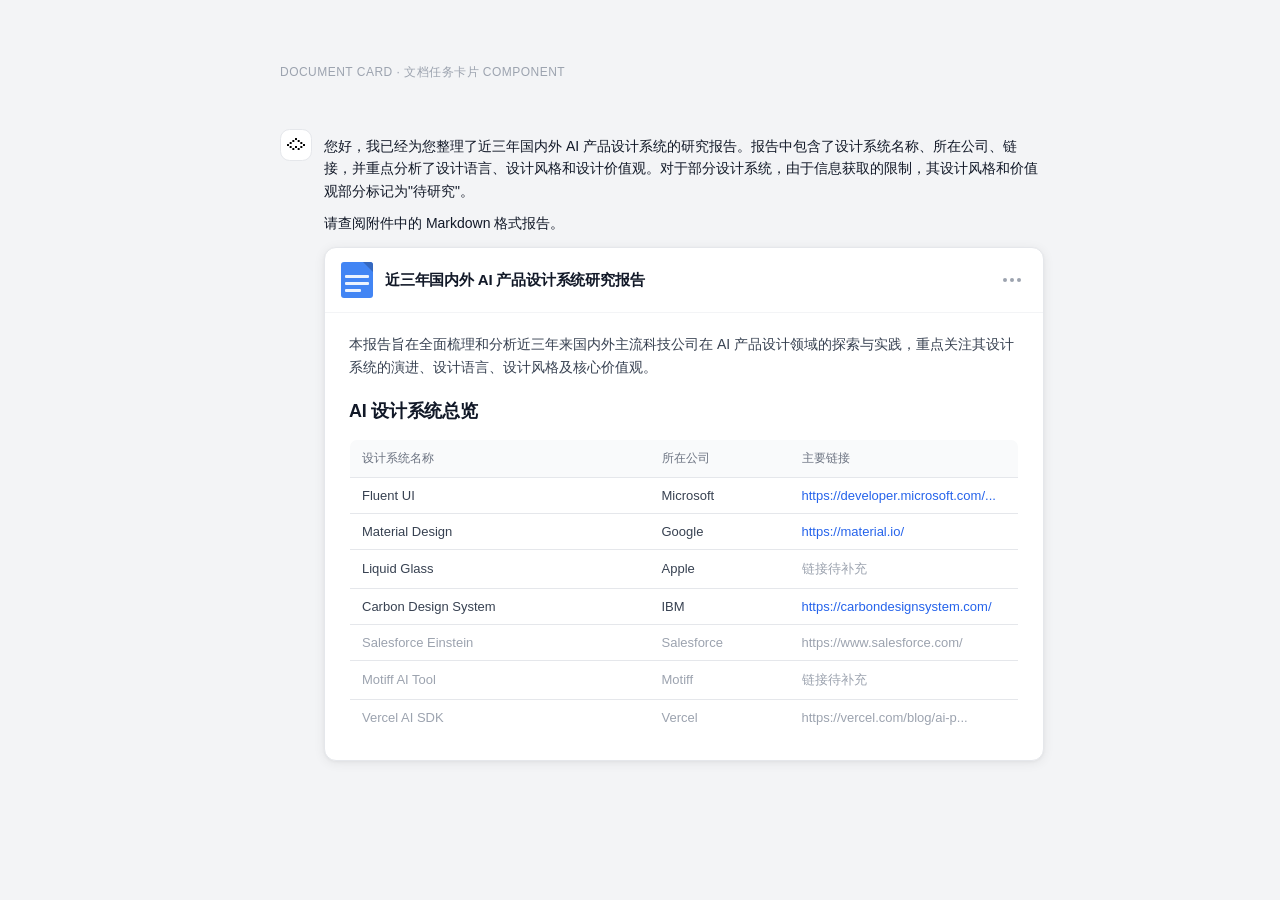
<file: components/doc-card.html>
<!DOCTYPE html>
<html lang="zh-CN">
<head>
<meta charset="UTF-8">
<meta name="viewport" content="width=1200">
<title>Document Card · 文档任务卡片</title>
<style>
*,*::before,*::after{box-sizing:border-box;margin:0;padding:0}
body{
  font-family:-apple-system,'PingFang SC','Helvetica Neue',Arial,sans-serif;
  font-size:14px;-webkit-font-smoothing:antialiased;
  background:#f3f4f6;min-height:100vh;
  display:flex;align-items:flex-start;justify-content:center;
  padding:64px 40px;
}

/* ── DOCUMENT CARD ─────────────────────────────────── */
.doc-card{
  width:720px;background:#fff;border-radius:12px;
  border:1px solid #e5e7eb;
  box-shadow:0 2px 12px rgba(0,0,0,.07),0 1px 3px rgba(0,0,0,.04);
  overflow:hidden;
}

/* Header */
.dc-header{
  display:flex;align-items:center;gap:12px;
  padding:14px 16px;border-bottom:1px solid #f3f4f6;
}
.dc-icon{
  width:32px;height:36px;border-radius:3px;
  background:#4285f4;flex-shrink:0;position:relative;overflow:hidden;
}
.dc-icon::before{
  content:'';position:absolute;top:0;right:0;
  border-style:solid;border-width:0 10px 10px 0;
  border-color:transparent #3468c0 transparent transparent;
}
.dc-icon-lines{
  position:absolute;bottom:6px;left:4px;right:4px;
  display:flex;flex-direction:column;gap:4px;
}
.dc-icon-line{height:3px;background:rgba(255,255,255,.9);border-radius:1px}
.dc-icon-line:last-child{width:67%}
.dc-title{
  flex:1;font-size:15px;font-weight:600;color:#111827;
  line-height:1.3;letter-spacing:-.2px;
}
.dc-menu{
  display:flex;gap:3px;padding:6px;border-radius:6px;cursor:pointer;
  color:#9ca3af;flex-shrink:0;transition:background .12s;
}
.dc-menu:hover{background:#f3f4f6;color:#374151}
.dc-menu span{
  width:4px;height:4px;background:currentColor;
  border-radius:50%;display:block;
}

/* Body */
.dc-body{padding:20px 24px 24px}

.dc-desc{
  font-size:14px;color:#374151;line-height:1.65;
  margin-bottom:20px;
}

/* Section heading */
.dc-section-title{
  font-size:18px;font-weight:700;color:#111827;
  margin-bottom:16px;letter-spacing:-.3px;
}

/* Table */
.dc-table{
  width:100%;border-collapse:collapse;
  border:1px solid #e5e7eb;border-radius:8px;overflow:hidden;
  font-size:13px;
}
.dc-table thead tr{background:#f9fafb}
.dc-table th{
  padding:10px 12px;text-align:left;
  font-size:12px;font-weight:500;color:#6b7280;
  border-bottom:1px solid #e5e7eb;white-space:nowrap;
}
.dc-table td{
  padding:10px 12px;color:#374151;
  border-bottom:1px solid #e5e7eb;
  vertical-align:middle;
}
.dc-table tr:last-child td{border-bottom:none}
.dc-table td:first-child{font-weight:400}
.dc-table td.link-col{color:#2563eb}
.dc-table td.link-col.pending{color:#9ca3af}

/* Faded rows */
.dc-table tr.faded td{color:#9ca3af}
.dc-table tr.faded td.link-col{color:#9ca3af}

/* Column widths */
.dc-table th:nth-child(1),.dc-table td:nth-child(1){width:300px}
.dc-table th:nth-child(2),.dc-table td:nth-child(2){width:140px}
.dc-table th:nth-child(3),.dc-table td:nth-child(3){width:auto}

/* ── CONTEXT: AI chat bubble wrapping the card ──── */
.chat-wrap{width:720px;display:flex;flex-direction:column;gap:24px}

.ai-row{display:flex;gap:12px;align-items:flex-start}
.ai-avatar{
  width:32px;height:32px;border-radius:9.6px;
  background:#fff;border:1px solid #e5e7eb;
  flex-shrink:0;display:flex;align-items:center;justify-content:center;
}
.ai-avatar svg{width:18px;height:14px}
.ai-bubble{flex:1;display:flex;flex-direction:column;gap:12px}
.ai-text{font-size:14px;color:#111827;line-height:1.6;padding-top:6px}

/* ── Label ──────────────────────────────────────── */
.page-label{
  width:720px;margin-bottom:24px;
  font-size:12px;color:#9ca3af;letter-spacing:.04em;text-transform:uppercase;font-weight:500;
}
</style>
</head>
<body>

<!-- Inline icon sprite -->
<svg xmlns="http://www.w3.org/2000/svg" style="display:none">
  <symbol id="i-logo" viewBox="0 0 54 42">
    <g fill="currentColor">
      <rect x="0"  y="18" width="6" height="6" rx="1"/>
      <rect x="8"  y="12" width="6" height="6" rx="1"/>
      <rect x="16" y="6"  width="6" height="6" rx="1"/>
      <rect x="24" y="0"  width="6" height="6" rx="1"/>
      <rect x="32" y="6"  width="6" height="6" rx="1"/>
      <rect x="40" y="12" width="6" height="6" rx="1"/>
      <rect x="48" y="18" width="6" height="6" rx="1"/>
      <rect x="8"  y="24" width="6" height="6" rx="1"/>
      <rect x="16" y="30" width="6" height="6" rx="1"/>
      <rect x="24" y="24" width="6" height="6" rx="1"/>
      <rect x="40" y="24" width="6" height="6" rx="1"/>
      <rect x="32" y="30" width="6" height="6" rx="1"/>
    </g>
  </symbol>
</svg>

<div class="chat-wrap">

  <div class="page-label">Document Card · 文档任务卡片 Component</div>

  <!-- AI response row with document card -->
  <div class="ai-row">
    <div class="ai-avatar">
      <svg fill="#111827"><use href="#i-logo"/></svg>
    </div>

    <div class="ai-bubble">
      <p class="ai-text">
        您好，我已经为您整理了近三年国内外 AI 产品设计系统的研究报告。报告中包含了设计系统名称、所在公司、链接，并重点分析了设计语言、设计风格和设计价值观。对于部分设计系统，由于信息获取的限制，其设计风格和价值观部分标记为"待研究"。
      </p>
      <p class="ai-text" style="margin-top:-8px">请查阅附件中的 Markdown 格式报告。</p>

      <!-- Document Card Component -->
      <div class="doc-card">

        <!-- Header -->
        <div class="dc-header">
          <div class="dc-icon">
            <div class="dc-icon-lines">
              <div class="dc-icon-line"></div>
              <div class="dc-icon-line"></div>
              <div class="dc-icon-line"></div>
            </div>
          </div>
          <div class="dc-title">近三年国内外 AI 产品设计系统研究报告</div>
          <div class="dc-menu">
            <span></span><span></span><span></span>
          </div>
        </div>

        <!-- Body -->
        <div class="dc-body">
          <p class="dc-desc">
            本报告旨在全面梳理和分析近三年来国内外主流科技公司在 AI 产品设计领域的探索与实践，重点关注其设计系统的演进、设计语言、设计风格及核心价值观。
          </p>

          <div class="dc-section-title">AI 设计系统总览</div>

          <table class="dc-table">
            <thead>
              <tr>
                <th>设计系统名称</th>
                <th>所在公司</th>
                <th>主要链接</th>
              </tr>
            </thead>
            <tbody>
              <tr>
                <td>Fluent UI</td>
                <td>Microsoft</td>
                <td class="link-col">https://developer.microsoft.com/...</td>
              </tr>
              <tr>
                <td>Material Design</td>
                <td>Google</td>
                <td class="link-col">https://material.io/</td>
              </tr>
              <tr>
                <td>Liquid Glass</td>
                <td>Apple</td>
                <td class="link-col pending">链接待补充</td>
              </tr>
              <tr>
                <td>Carbon Design System</td>
                <td>IBM</td>
                <td class="link-col">https://carbondesignsystem.com/</td>
              </tr>
              <tr class="faded">
                <td>Salesforce Einstein</td>
                <td>Salesforce</td>
                <td class="link-col">https://www.salesforce.com/</td>
              </tr>
              <tr class="faded">
                <td>Motiff AI Tool</td>
                <td>Motiff</td>
                <td class="link-col pending">链接待补充</td>
              </tr>
              <tr class="faded">
                <td>Vercel AI SDK</td>
                <td>Vercel</td>
                <td class="link-col">https://vercel.com/blog/ai-p...</td>
              </tr>
            </tbody>
          </table>
        </div>
      </div><!-- /doc-card -->

    </div><!-- /ai-bubble -->
  </div><!-- /ai-row -->

</div>
</body>
</html>
</file>
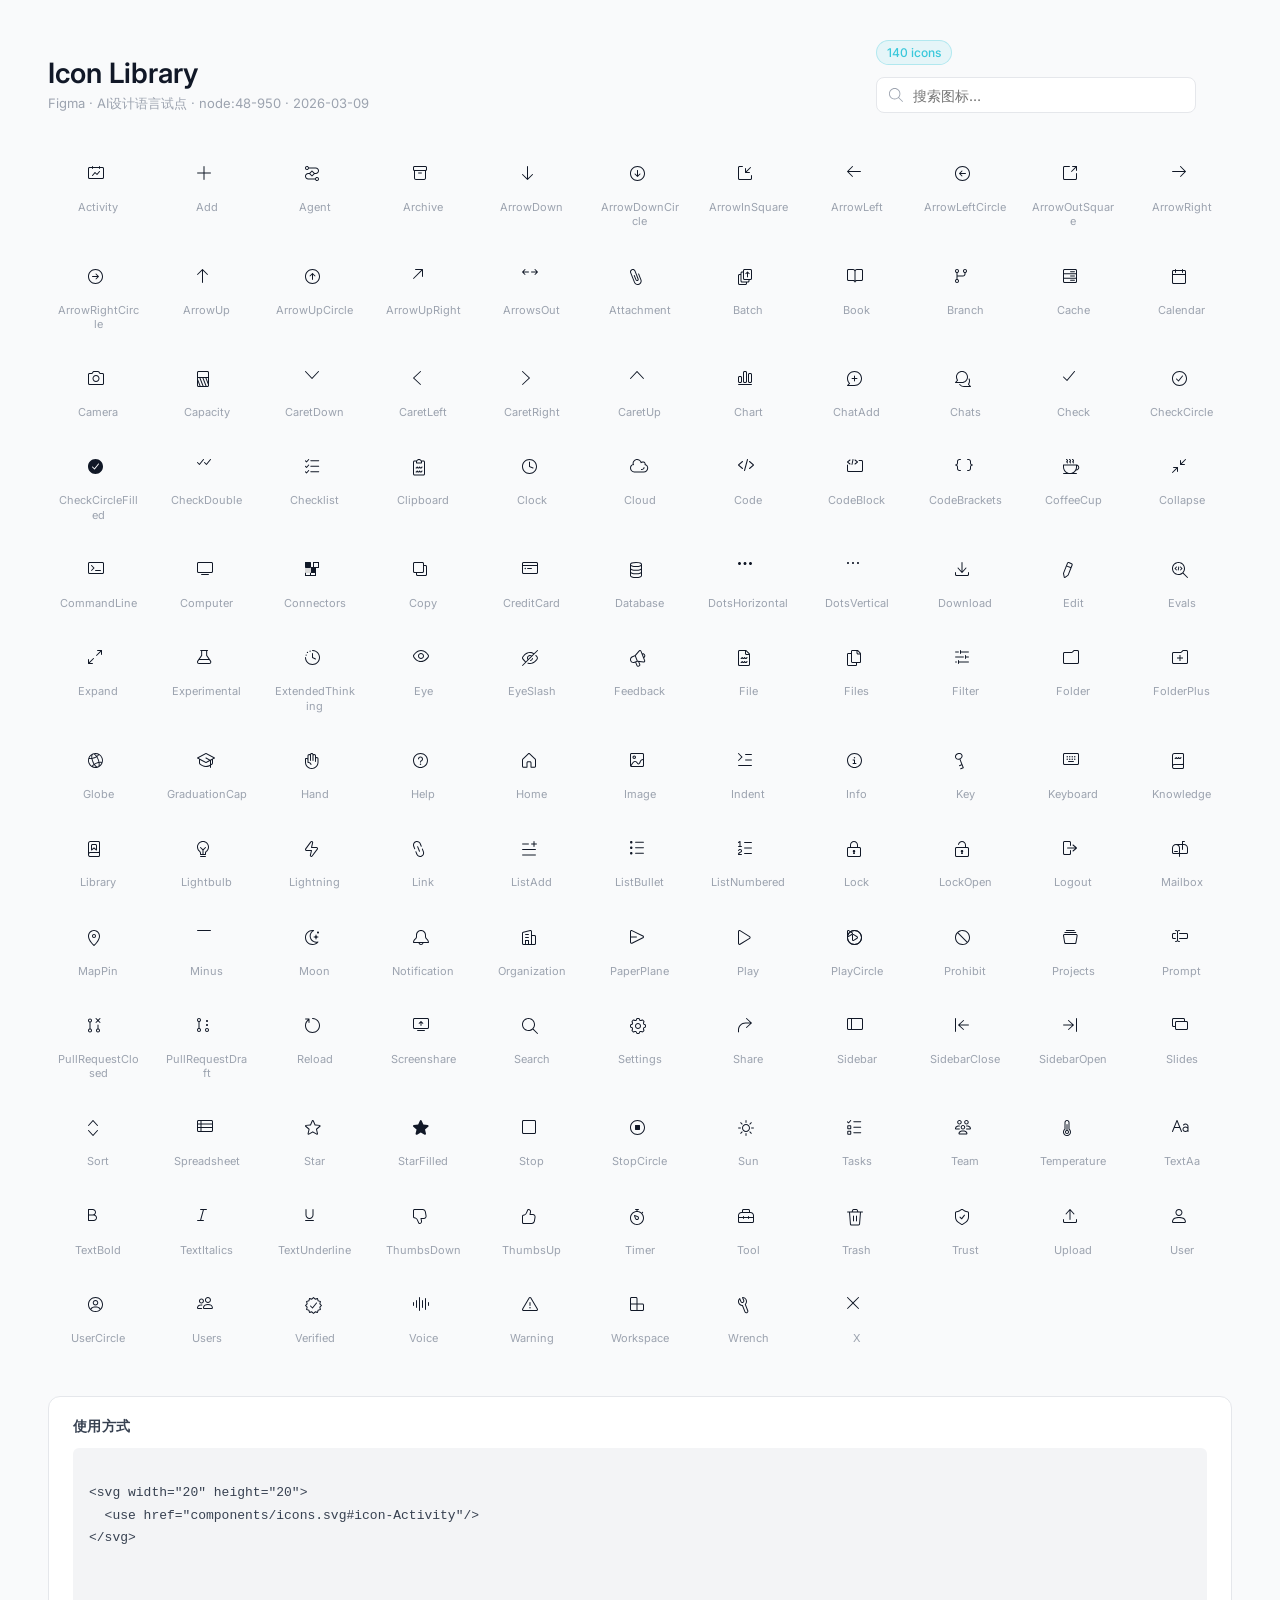
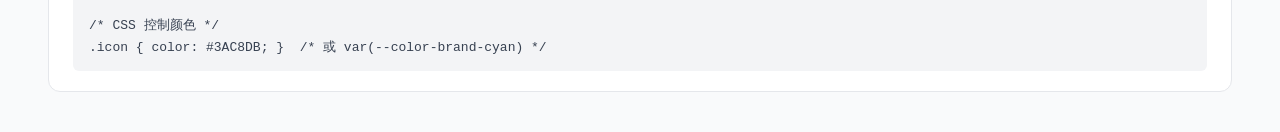
<file: components/icon-library.html>
<!DOCTYPE html>
<html lang="zh-CN">
<head>
  <meta charset="UTF-8"/>
  <meta name="viewport" content="width=device-width,initial-scale=1.0"/>
  <title>Icon Library · 140 icons</title>
  <link href="https://fonts.googleapis.com/css2?family=Inter:wght@400;500;600&display=swap" rel="stylesheet"/>
  <style>
    :root {
      --color-brand-cyan: #3AC8DB;
      --color-bg-page: #F9FAFB;
      --color-bg-card: #FFFFFF;
      --color-text-primary: #111827;
      --color-text-secondary: #374151;
      --color-text-tertiary: #9CA3AF;
      --color-border-default: #E5E7EB;
      --font-base: 'Inter', 'PingFang SC', sans-serif;
      --radius-lg: 8px;
      --radius-xl: 12px;
    }
    *, *::before, *::after { box-sizing: border-box; margin: 0; padding: 0; }
    body {
      font-family: var(--font-base);
      background: var(--color-bg-page);
      color: var(--color-text-primary);
      padding: 40px 48px;
    }
    .page-header {
      margin-bottom: 32px;
      display: flex;
      align-items: flex-end;
      justify-content: space-between;
      flex-wrap: wrap;
      gap: 12px;
    }
    .page-header h1 {
      font-size: 28px;
      font-weight: 600;
      color: var(--color-text-primary);
      line-height: 1.2;
    }
    .page-header p {
      font-size: 13px;
      color: var(--color-text-tertiary);
      margin-top: 4px;
    }
    .count-badge {
      font-size: 12px;
      font-weight: 500;
      color: var(--color-brand-cyan);
      background: rgba(58,200,219,0.1);
      padding: 4px 10px;
      border-radius: 20px;
      border: 1px solid rgba(58,200,219,0.3);
    }
    .search-bar {
      width: 100%;
      max-width: 320px;
      height: 36px;
      padding: 0 12px 0 36px;
      border: 1px solid var(--color-border-default);
      border-radius: var(--radius-lg);
      font-size: 14px;
      font-family: var(--font-base);
      color: var(--color-text-primary);
      background: var(--color-bg-card) url("data:image/svg+xml,%3Csvg width='14' height='14' viewBox='0 0 16 16' fill='none' xmlns='http://www.w3.org/2000/svg'%3E%3Cpath d='M6.5 0C10.0899 0 13 2.91015 13 6.5C13 8.1149 12.4094 9.59078 11.4305 10.7236L15.8535 15.1464C16.0488 15.3417 16.0488 15.6583 15.8535 15.8535C15.6583 16.0488 15.3417 16.0488 15.1464 15.8535L10.7236 11.4305C9.59078 12.4094 8.1149 13 6.5 13C2.91015 13 0 10.0899 0 6.5C0 2.91015 2.91015 0 6.5 0ZM6.5 1C3.46243 1 1 3.46243 1 6.5C1 9.53757 3.46243 12 6.5 12C9.53757 12 12 9.53757 12 6.5C12 3.46243 9.53757 1 6.5 1Z' fill='%239CA3AF'/%3E%3C/svg%3E") no-repeat 12px center;
      outline: none;
      transition: border-color 0.15s;
    }
    .search-bar:focus { border-color: var(--color-brand-cyan); }

    .icon-grid {
      display: grid;
      grid-template-columns: repeat(auto-fill, minmax(96px, 1fr));
      gap: 8px;
    }
    .icon-item {
      display: flex;
      flex-direction: column;
      align-items: center;
      gap: 6px;
      padding: 12px 8px 10px;
      border-radius: var(--radius-lg);
      border: 1px solid transparent;
      cursor: pointer;
      transition: background 0.12s, border-color 0.12s;
      user-select: none;
    }
    .icon-item:hover {
      background: var(--color-bg-card);
      border-color: var(--color-border-default);
    }
    .icon-item.copied {
      background: rgba(58,200,219,0.08);
      border-color: rgba(58,200,219,0.4);
    }
    .icon-preview {
      width: 36px;
      height: 36px;
      display: flex;
      align-items: center;
      justify-content: center;
      color: var(--color-text-primary);
    }
    .icon-preview svg {
      display: block;
    }
    .icon-name {
      font-size: 11px;
      color: var(--color-text-tertiary);
      text-align: center;
      line-height: 1.3;
      word-break: break-word;
      max-width: 84px;
    }
    .icon-item:hover .icon-name {
      color: var(--color-text-secondary);
    }

    .toast {
      position: fixed;
      bottom: 24px;
      left: 50%;
      transform: translateX(-50%) translateY(8px);
      background: #111827;
      color: white;
      font-size: 13px;
      padding: 8px 16px;
      border-radius: 20px;
      opacity: 0;
      transition: opacity 0.2s, transform 0.2s;
      pointer-events: none;
      z-index: 100;
    }
    .toast.show {
      opacity: 1;
      transform: translateX(-50%) translateY(0);
    }

    .usage-section {
      margin-top: 40px;
      padding: 20px 24px;
      background: var(--color-bg-card);
      border: 1px solid var(--color-border-default);
      border-radius: var(--radius-xl);
    }
    .usage-section h2 {
      font-size: 14px;
      font-weight: 600;
      color: var(--color-text-secondary);
      margin-bottom: 12px;
      letter-spacing: 0.3px;
    }
    .code-block {
      background: #F3F4F6;
      border-radius: 6px;
      padding: 12px 16px;
      font-size: 13px;
      font-family: 'SF Mono', 'Fira Code', monospace;
      color: #374151;
      line-height: 1.7;
      white-space: pre;
      overflow-x: auto;
    }
    .hidden { display: none !important; }
  </style>
</head>
<body>

<div class="page-header">
  <div>
    <h1>Icon Library</h1>
    <p>Figma · AI设计语言试点 · node:48-950 · 2026-03-09</p>
  </div>
  <div style="display:flex;align-items:center;gap:12px;flex-wrap:wrap;">
    <span class="count-badge">140 icons</span>
    <input class="search-bar" type="text" placeholder="搜索图标…" oninput="filterIcons(this.value)" />
  </div>
</div>

<div class="icon-grid" id="iconGrid">
    <div class="icon-item" onclick="copyName('Activity')" title="点击复制: icon-Activity">
      <div class="icon-preview"><svg width="20" height="20" viewBox="0 0 20 20" xmlns="http://www.w3.org/2000/svg"><path d="M11.5 0C11.7761 0 12 0.223858 12 0.5L12 1L14.5 1C15.3284 1 16 1.67157 16 2.5L16 11.5C16 12.3284 15.3284 13 14.5 13L1.5 13C0.671573 13 0 12.3284 0 11.5L0 2.5C0 1.67157 0.671573 1 1.5 1L4 1L4 0.5C4 0.223858 4.22386 0 4.5 0C4.77614 0 5 0.223858 5 0.5L5 1L11 1L11 0.5C11 0.223858 11.2239 0 11.5 0ZM1.5 2C1.22386 2 1 2.22386 1 2.5L1 11.5C1 11.7761 1.22386 12 1.5 12L14.5 12C14.7761 12 15 11.7761 15 11.5L15 2.5C15 2.22386 14.7761 2 14.5 2L12 2L12 2.5C12 2.77614 11.7761 3 11.5 3C11.2239 3 11 2.77614 11 2.5L11 2L5 2L5 2.5C5 2.77614 4.77614 3 4.5 3C4.22386 3 4 2.77614 4 2.5L4 2L1.5 2ZM11.1162 5.17969C11.293 4.96781 11.6083 4.93951 11.8203 5.11621C12.0322 5.29304 12.0605 5.60827 11.8838 5.82031L9.38379 8.82031C9.29386 8.92806 9.16267 8.99266 9.02246 8.99902C8.88219 9.00534 8.74578 8.95281 8.64648 8.85352L7.0332 7.24023L4.88379 9.82031C4.70696 10.0322 4.39173 10.0605 4.17969 9.88379C3.96781 9.70696 3.93951 9.39173 4.11621 9.17969L6.61621 6.17969L6.69043 6.10742C6.77188 6.0432 6.87221 6.00575 6.97754 6.00098C7.11781 5.99466 7.25422 6.04719 7.35352 6.14648L8.96582 7.75879L11.1162 5.17969Z" fill="currentColor"/></svg></div>
      <span class="icon-name">Activity</span>
    </div>
    <div class="icon-item" onclick="copyName('Add')" title="点击复制: icon-Add">
      <div class="icon-preview"><svg width="20" height="20" viewBox="0 0 20 20" xmlns="http://www.w3.org/2000/svg"><path d="M7 0C7.27614 0 7.5 0.223858 7.5 0.5L7.5 6.5L13.5 6.5L13.6006 6.50977C13.8286 6.55629 14 6.75829 14 7C14 7.24171 13.8286 7.44371 13.6006 7.49023L13.5 7.5L7.5 7.5L7.5 13.5C7.5 13.7761 7.27614 14 7 14C6.72386 14 6.5 13.7761 6.5 13.5L6.5 7.5L0.5 7.5C0.223858 7.5 2.57485e-07 7.27614 0 7C1.01288e-08 6.72386 0.223858 6.5 0.5 6.5L6.5 6.5L6.5 0.5C6.5 0.223858 6.72386 0 7 0Z" fill="currentColor"/></svg></div>
      <span class="icon-name">Add</span>
    </div>
    <div class="icon-item" onclick="copyName('Agent')" title="点击复制: icon-Agent">
      <div class="icon-preview"><svg width="20" height="20" viewBox="0 0 20 20" xmlns="http://www.w3.org/2000/svg"><path d="M2 0C2.93171 0 3.71235 0.637683 3.93457 1.5L10.75 1.5C12.5449 1.5 14 2.95507 14 4.75C14 6.54493 12.5449 8 10.75 8L9.70703 8L7.35352 10.3535C7.15825 10.5488 6.84175 10.5488 6.64648 10.3535L4.29297 8L3.25 8C2.00736 8 1 9.00736 1 10.25C1 11.4926 2.00736 12.5 3.25 12.5L10.0654 12.5C10.2877 11.6377 11.0683 11 12 11C13.1046 11 14 11.8954 14 13C14 14.1046 13.1046 15 12 15C11.0683 15 10.2877 14.3623 10.0654 13.5L3.25 13.5C1.45507 13.5 0 12.0449 0 10.25C0 8.45507 1.45507 7 3.25 7L4.29297 7L6.64648 4.64648L6.72461 4.58203C6.91869 4.45387 7.18265 4.47562 7.35352 4.64648L9.70703 7L10.75 7C11.9926 7 13 5.99264 13 4.75C13 3.50736 11.9926 2.5 10.75 2.5L3.93457 2.5C3.71235 3.36232 2.93171 4 2 4C0.895431 4 0 3.10457 0 2C0 0.895431 0.895431 0 2 0ZM12 12C11.4477 12 11 12.4477 11 13C11 13.5523 11.4477 14 12 14C12.5523 14 13 13.5523 13 13C13 12.4477 12.5523 12 12 12ZM5.20703 7.5L7 9.29297L8.79297 7.5L7 5.70703L5.20703 7.5ZM2 1C1.44772 1 1 1.44772 1 2C1 2.55228 1.44772 3 2 3C2.55228 3 3 2.55228 3 2C3 1.44772 2.55228 1 2 1Z" fill="currentColor"/></svg></div>
      <span class="icon-name">Agent</span>
    </div>
    <div class="icon-item" onclick="copyName('Archive')" title="点击复制: icon-Archive">
      <div class="icon-preview"><svg width="20" height="20" viewBox="0 0 20 20" xmlns="http://www.w3.org/2000/svg"><path d="M8.5 6.5C8.77614 6.5 9 6.72386 9 7C9 7.27614 8.77614 7.5 8.5 7.5L5.5 7.5C5.22386 7.5 5 7.27614 5 7C5 6.72386 5.22386 6.5 5.5 6.5L8.5 6.5Z" fill="currentColor"/><path d="M12.6533 0.0078125C13.4097 0.0846097 14 0.723336 14 1.5L14 3.5L13.9922 3.65332C13.9327 4.23881 13.5362 4.72339 13 4.91309L13 12C13 13.0357 12.2128 13.887 11.2041 13.9893L11 14L3 14C1.89544 14 1 13.1046 1 12L1 4.91211C0.464021 4.7223 0.0672433 4.23868 0.0078125 3.65332L0 3.5L0 1.5C3.22126e-08 0.671583 0.671587 1.65008e-05 1.5 0L12.5 0L12.6533 0.0078125ZM2 12C2 12.5523 2.44773 13 3 13L11 13C11.5523 13 12 12.5523 12 12L12 5L2 5L2 12ZM1.5 1C1.22387 1.00002 1 1.22387 1 1.5L1 3.5C1 3.77613 1.22387 3.99998 1.5 4L12.5 4C12.7761 4 13 3.77614 13 3.5L13 1.5C13 1.22386 12.7761 1 12.5 1L1.5 1Z" fill="currentColor"/></svg></div>
      <span class="icon-name">Archive</span>
    </div>
    <div class="icon-item" onclick="copyName('ArrowDown')" title="点击复制: icon-ArrowDown">
      <div class="icon-preview"><svg width="20" height="20" viewBox="0 0 20 20" xmlns="http://www.w3.org/2000/svg"><path d="M5.4999 0C5.77599 6.12557e-05 5.9999 0.223897 5.99991 0.5L5.99991 12.293L10.1464 8.14648C10.3417 7.95137 10.6582 7.95127 10.8534 8.14648C11.0486 8.3417 11.0485 8.65826 10.8534 8.85352L5.85342 13.8535C5.75968 13.9473 5.63247 14 5.4999 14C5.4005 14 5.30407 13.9703 5.22256 13.916L5.14639 13.8535L0.146376 8.85352C-0.0487442 8.65824 -0.0488395 8.3417 0.146376 8.14648C0.341595 7.95132 0.658153 7.95138 0.853409 8.14648L4.9999 12.293L4.9999 0.5C4.99991 0.223861 5.22376 1.81874e-06 5.4999 0Z" fill="currentColor"/></svg></div>
      <span class="icon-name">ArrowDown</span>
    </div>
    <div class="icon-item" onclick="copyName('ArrowDownCircle')" title="点击复制: icon-ArrowDownCircle">
      <div class="icon-preview"><svg width="20" height="20" viewBox="0 0 20 20" xmlns="http://www.w3.org/2000/svg"><path d="M7.5 0C11.6421 5.43175e-07 15 3.35787 15 7.5C15 11.6421 11.6421 15 7.5 15C3.35786 15 7.68154e-09 11.6421 0 7.5C5.43175e-07 3.35787 3.35786 7.68116e-09 7.5 0ZM7.5 1C3.91015 1 1 3.91015 1 7.5C1 11.0898 3.91015 14 7.5 14C11.0899 14 14 11.0898 14 7.5C14 3.91015 11.0899 1 7.5 1ZM7.5 4C7.74149 4.00008 7.94356 4.17171 7.99023 4.39941L8 4.5L8 9.29199L9.64551 7.64648C9.8406 7.45139 10.1572 7.45174 10.3525 7.64648C10.5478 7.84175 10.5478 8.15825 10.3525 8.35352L7.85352 10.8535C7.68273 11.0243 7.41865 11.0459 7.22461 10.918L7.14648 10.8535L4.64648 8.35352C4.45122 8.15826 4.45123 7.84175 4.64648 7.64648C4.84174 7.45122 5.15825 7.45123 5.35352 7.64648L7 9.29297L7 4.5L7.00977 4.39941C7.05628 4.1715 7.25836 4.00008 7.5 4Z" fill="currentColor"/></svg></div>
      <span class="icon-name">ArrowDownCircle</span>
    </div>
    <div class="icon-item" onclick="copyName('ArrowInSquare')" title="点击复制: icon-ArrowInSquare">
      <div class="icon-preview"><svg width="20" height="20" viewBox="0 0 20 20" xmlns="http://www.w3.org/2000/svg"><path d="M4.5 0C4.77614 0 5 0.223858 5 0.5C5 0.776142 4.77614 1 4.5 1L1.5 1C1.22386 1 1 1.22386 1 1.5L1 12.5C1 12.7761 1.22386 13 1.5 13L12.5 13C12.7761 13 13 12.7761 13 12.5L13 9.5C13 9.22386 13.2239 9 13.5 9C13.7761 9 14 9.22386 14 9.5L14 12.5C14 13.3284 13.3284 14 12.5 14L1.5 14C0.671573 14 2.0133e-08 13.3284 0 12.5L0 1.5C0 0.671573 0.671573 0 1.5 0L4.5 0ZM12.1465 1.14648C12.3417 0.951223 12.6583 0.951223 12.8535 1.14648C13.0488 1.34175 13.0488 1.65825 12.8535 1.85352L8.70703 6L11.5 6C11.7761 6 12 6.22386 12 6.5C12 6.77614 11.7761 7 11.5 7L7.5 7C7.46224 7 7.42468 6.99483 7.3877 6.98633C7.36431 6.98093 7.34164 6.9735 7.31934 6.96484C7.31199 6.96199 7.30508 6.95829 7.29785 6.95508C7.27769 6.94613 7.25811 6.93637 7.23926 6.9248C7.23158 6.92008 7.22329 6.91631 7.21582 6.91113C7.21137 6.90806 7.2065 6.90556 7.20215 6.90234L7.14648 6.85352C7.09943 6.80646 7.06441 6.75208 7.04004 6.69434C7.02688 6.6632 7.01641 6.63096 7.00977 6.59766C7.00338 6.56543 7 6.53273 7 6.5L7 2.5C7 2.22386 7.22386 2 7.5 2C7.77614 2 8 2.22386 8 2.5L8 5.29297L12.1465 1.14648Z" fill="currentColor"/></svg></div>
      <span class="icon-name">ArrowInSquare</span>
    </div>
    <div class="icon-item" onclick="copyName('ArrowLeft')" title="点击复制: icon-ArrowLeft">
      <div class="icon-preview"><svg width="20" height="20" viewBox="0 0 20 20" xmlns="http://www.w3.org/2000/svg"><path d="M5.14648 0.146376C5.34176 -0.0487442 5.6583 -0.0488395 5.85352 0.146376C6.04868 0.341595 6.04862 0.658153 5.85352 0.853409L1.70703 4.9999L13.5 4.9999C13.7761 4.99991 14 5.22376 14 5.4999C13.9999 5.77599 13.7761 5.9999 13.5 5.99991L1.70703 5.99991L5.85352 10.1464C6.04863 10.3417 6.04873 10.6582 5.85352 10.8534C5.6583 11.0486 5.34174 11.0485 5.14648 10.8534L0.146484 5.85342C0.052744 5.75968 3.1155e-05 5.63247 0 5.4999C1.21926e-15 5.4005 0.029667 5.30407 0.0839844 5.22256L0.146484 5.14639L5.14648 0.146376Z" fill="currentColor"/></svg></div>
      <span class="icon-name">ArrowLeft</span>
    </div>
    <div class="icon-item" onclick="copyName('ArrowLeftCircle')" title="点击复制: icon-ArrowLeftCircle">
      <div class="icon-preview"><svg width="20" height="20" viewBox="0 0 20 20" xmlns="http://www.w3.org/2000/svg"><path d="M7.5 0C11.6421 0 15 3.35786 15 7.5C15 11.6421 11.6421 15 7.5 15C3.35786 15 0 11.6421 0 7.5C0 3.35786 3.35786 0 7.5 0ZM7.5 1C3.91015 1 1 3.91015 1 7.5C1 11.0899 3.91015 14 7.5 14C11.0899 14 14 11.0899 14 7.5C14 3.91015 11.0899 1 7.5 1ZM6.64648 4.64648C6.84174 4.45122 7.15825 4.45123 7.35352 4.64648C7.54878 4.84174 7.54877 5.15825 7.35352 5.35352L5.70703 7L10.5 7L10.6006 7.00977C10.8285 7.05628 10.9999 7.25837 11 7.5C10.9999 7.74149 10.8283 7.94356 10.6006 7.99023L10.5 8L5.70703 8L7.35352 9.64551C7.54861 9.8406 7.54826 10.1572 7.35352 10.3525C7.15825 10.5478 6.84175 10.5478 6.64648 10.3525L4.14648 7.85352C3.97572 7.68273 3.95407 7.41865 4.08203 7.22461L4.14648 7.14648L6.64648 4.64648Z" fill="currentColor"/></svg></div>
      <span class="icon-name">ArrowLeftCircle</span>
    </div>
    <div class="icon-item" onclick="copyName('ArrowOutSquare')" title="点击复制: icon-ArrowOutSquare">
      <div class="icon-preview"><svg width="20" height="20" viewBox="0 0 20 20" xmlns="http://www.w3.org/2000/svg"><path d="M6.5 1.21244e-13C6.77614 1.21244e-13 7 0.223858 7 0.5C7 0.776142 6.77614 1 6.5 1L1.5 1C1.22386 1 1 1.22386 1 1.5L1 12.5C1 12.7761 1.22386 13 1.5 13L12.5 13C12.7761 13 13 12.7761 13 12.5L13 7.5C13 7.22386 13.2239 7 13.5 7C13.7761 7 14 7.22386 14 7.5L14 12.5C14 13.3284 13.3284 14 12.5 14L1.5 14C0.671573 14 2.0133e-08 13.3284 0 12.5L0 1.5C0 0.671573 0.671573 1.61065e-08 1.5 1.21244e-13L6.5 1.21244e-13ZM13.5 1.21244e-13C13.5374 -2.65626e-08 13.5747 0.00436454 13.6113 0.0126953C13.6347 0.0180325 13.6574 0.0255908 13.6797 0.0341797C13.687 0.037007 13.6939 0.0407588 13.7012 0.0439453C13.7213 0.0528297 13.7409 0.0627189 13.7598 0.0742188C13.7675 0.078919 13.7757 0.0827368 13.7832 0.0878906C13.8082 0.105075 13.8317 0.124711 13.8535 0.146484L13.918 0.224609C13.9289 0.241163 13.9356 0.259877 13.9443 0.277344C13.95 0.288567 13.9572 0.298939 13.9619 0.310547C13.9789 0.352123 13.9888 0.395473 13.9941 0.439453C13.9966 0.459525 14 0.479566 14 0.5L14 4.5C14 4.77614 13.7761 5 13.5 5C13.2239 5 13 4.77614 13 4.5L13 1.70703L8.85352 5.85352C8.65825 6.04878 8.34175 6.04878 8.14648 5.85352C7.95122 5.65825 7.95122 5.34175 8.14648 5.14648L12.293 1L9.5 1C9.22386 1 9 0.776142 9 0.5C9 0.223858 9.22386 4.72474e-08 9.5 1.21244e-13L13.5 1.21244e-13Z" fill="currentColor"/></svg></div>
      <span class="icon-name">ArrowOutSquare</span>
    </div>
    <div class="icon-item" onclick="copyName('ArrowRight')" title="点击复制: icon-ArrowRight">
      <div class="icon-preview"><svg width="20" height="20" viewBox="0 0 20 20" xmlns="http://www.w3.org/2000/svg"><path d="M8.14648 0.146376C8.3417 -0.0488395 8.65824 -0.0487442 8.85352 0.146376L13.8535 5.14639L13.916 5.22256C13.9703 5.30407 14 5.4005 14 5.4999C14 5.63247 13.9473 5.75968 13.8535 5.85342L8.85352 10.8534C8.65826 11.0485 8.3417 11.0486 8.14648 10.8534C7.95127 10.6582 7.95137 10.3417 8.14648 10.1464L12.293 5.99991L0.5 5.99991C0.223897 5.9999 6.12557e-05 5.77599 0 5.4999C1.81874e-06 5.22376 0.223861 4.99991 0.5 4.9999L12.293 4.9999L8.14648 0.853409C7.95138 0.658153 7.95132 0.341595 8.14648 0.146376Z" fill="currentColor"/></svg></div>
      <span class="icon-name">ArrowRight</span>
    </div>
    <div class="icon-item" onclick="copyName('ArrowRightCircle')" title="点击复制: icon-ArrowRightCircle">
      <div class="icon-preview"><svg width="20" height="20" viewBox="0 0 20 20" xmlns="http://www.w3.org/2000/svg"><path d="M7.5 0C11.6421 0 15 3.35786 15 7.5C15 11.6421 11.6421 15 7.5 15C3.35786 15 0 11.6421 0 7.5C0 3.35786 3.35786 0 7.5 0ZM7.5 1C3.91015 1 1 3.91015 1 7.5C1 11.0899 3.91015 14 7.5 14C11.0899 14 14 11.0899 14 7.5C14 3.91015 11.0899 1 7.5 1ZM7.64648 4.64648C7.84175 4.45123 8.15826 4.45122 8.35352 4.64648L10.8535 7.14648L10.918 7.22461C11.0459 7.41865 11.0243 7.68273 10.8535 7.85352L8.35352 10.3525C8.15825 10.5478 7.84175 10.5478 7.64648 10.3525C7.45174 10.1572 7.45139 9.8406 7.64648 9.64551L9.29297 8L4.5 8L4.39941 7.99023C4.17171 7.94356 4.00008 7.74149 4 7.5C4.00008 7.25837 4.1715 7.05628 4.39941 7.00977L4.5 7L9.29297 7L7.64648 5.35352C7.45123 5.15825 7.45122 4.84174 7.64648 4.64648Z" fill="currentColor"/></svg></div>
      <span class="icon-name">ArrowRightCircle</span>
    </div>
    <div class="icon-item" onclick="copyName('ArrowUp')" title="点击复制: icon-ArrowUp">
      <div class="icon-preview"><svg width="20" height="20" viewBox="0 0 20 20" xmlns="http://www.w3.org/2000/svg"><path d="M5.4999 0C5.63247 3.1155e-05 5.75968 0.052744 5.85342 0.146484L10.8534 5.14648C11.0485 5.34174 11.0486 5.6583 10.8534 5.85352C10.6582 6.04873 10.3417 6.04863 10.1464 5.85352L5.99991 1.70703L5.99991 13.5C5.9999 13.7761 5.77599 13.9999 5.4999 14C5.22376 14 4.99991 13.7761 4.9999 13.5L4.9999 1.70703L0.853409 5.85352C0.658153 6.04862 0.341595 6.04868 0.146376 5.85352C-0.0488395 5.6583 -0.0487442 5.34176 0.146376 5.14648L5.14639 0.146484L5.22256 0.0839844C5.30407 0.029667 5.4005 1.21926e-15 5.4999 0Z" fill="currentColor"/></svg></div>
      <span class="icon-name">ArrowUp</span>
    </div>
    <div class="icon-item" onclick="copyName('ArrowUpCircle')" title="点击复制: icon-ArrowUpCircle">
      <div class="icon-preview"><svg width="20" height="20" viewBox="0 0 20 20" xmlns="http://www.w3.org/2000/svg"><path d="M7.5 7.3221e-15C11.6421 1.81059e-07 15 3.35786 15 7.5C15 11.6421 11.6421 15 7.5 15C3.35786 15 3.4254e-07 11.6421 0 7.5C2.57702e-07 3.35786 3.35786 -1.81058e-07 7.5 7.3221e-15ZM7.5 1C3.91015 1 1 3.91015 1 7.5C1 11.0899 3.91015 14 7.5 14C11.0899 14 14 11.0899 14 7.5C14 3.91015 11.0899 1 7.5 1ZM7.14648 4.14648C7.31727 3.97572 7.58135 3.95407 7.77539 4.08203L7.85352 4.14648L10.3535 6.64648C10.5488 6.84174 10.5488 7.15825 10.3535 7.35352C10.1583 7.54878 9.84175 7.54877 9.64648 7.35352L8 5.70703L8 10.5L7.99023 10.6006C7.94372 10.8285 7.74163 10.9999 7.5 11C7.25851 10.9999 7.05644 10.8283 7.00977 10.6006L7 10.5L7 5.70703L5.35449 7.35352C5.1594 7.54861 4.84276 7.54826 4.64746 7.35352C4.4522 7.15825 4.4522 6.84175 4.64746 6.64648L7.14648 4.14648Z" fill="currentColor"/></svg></div>
      <span class="icon-name">ArrowUpCircle</span>
    </div>
    <div class="icon-item" onclick="copyName('ArrowUpRight')" title="点击复制: icon-ArrowUpRight">
      <div class="icon-preview"><svg width="20" height="20" viewBox="0 0 20 20" xmlns="http://www.w3.org/2000/svg"><path d="M9.49986 0C9.776 4.01697e-17 9.99986 0.223858 9.99986 0.5L9.99986 7.5C9.99977 7.77607 9.77595 8 9.49986 8C9.22387 7.99989 8.99995 7.776 8.99986 7.5L8.99986 1.70703L0.853378 9.85352C0.658101 10.0486 0.341548 10.0487 0.146347 9.85352C-0.0488375 9.65831 -0.048727 9.34176 0.146347 9.14648L8.29283 1L2.49986 1C2.22387 0.999892 1.99995 0.776 1.99986 0.5C1.99986 0.223924 2.22381 0.000107981 2.49986 0L9.49986 0Z" fill="currentColor"/></svg></div>
      <span class="icon-name">ArrowUpRight</span>
    </div>
    <div class="icon-item" onclick="copyName('ArrowsOut')" title="点击复制: icon-ArrowsOut">
      <div class="icon-preview"><svg width="20" height="20" viewBox="0 0 20 20" xmlns="http://www.w3.org/2000/svg"><path d="M2.64656 0.146445C2.84181 -0.0488035 3.15833 -0.0487773 3.35359 0.146445C3.54885 0.341705 3.54885 0.658213 3.35359 0.853476L1.70711 2.49996L6.50008 2.49996L6.60066 2.50973C6.82863 2.5562 6.99999 2.75829 7.00008 2.99996C6.99998 3.24129 6.82913 3.44337 6.60164 3.49019L6.50008 3.49996L1.70711 3.49996L3.35359 5.14547C3.54871 5.34058 3.54841 5.6572 3.35359 5.8525C3.15833 6.04776 2.84182 6.04776 2.64656 5.8525L0.146559 3.35348C-0.0241673 3.18269 -0.0458453 2.9186 0.0821056 2.72457L0.146559 2.64644L2.64656 0.146445ZM12.6466 0.146445C12.8418 -0.048814 13.1583 -0.0488158 13.3536 0.146445L15.8536 2.64644L15.9181 2.72457C16.046 2.91861 16.0244 3.18269 15.8536 3.35348L13.3536 5.8525C13.1583 6.04776 12.8418 6.04776 12.6466 5.8525C12.4518 5.6572 12.4515 5.34056 12.6466 5.14547L14.293 3.49996L9.50008 3.49996L9.39949 3.49019C9.17176 3.44351 9.00012 3.24148 9.00008 2.99996C9.00016 2.75842 9.17171 2.55732 9.39949 2.5107L9.50008 2.49996L14.293 2.49996L12.6466 0.853476C12.4513 0.658244 12.4514 0.341712 12.6466 0.146445Z" fill="currentColor"/></svg></div>
      <span class="icon-name">ArrowsOut</span>
    </div>
    <div class="icon-item" onclick="copyName('Attachment')" title="点击复制: icon-Attachment">
      <div class="icon-preview"><svg width="20" height="20" viewBox="0 0 20 20" xmlns="http://www.w3.org/2000/svg"><path d="M1.87541 0.189581C3.27176 -0.360195 4.84977 0.326499 5.39983 1.72278L8.60588 9.86243C8.93141 10.6891 8.52528 11.6237 7.69866 11.9493L7.62248 11.9796C6.79588 12.305 5.86117 11.898 5.53557 11.0714L3.8344 6.75403C3.73327 6.49721 3.8599 6.20689 4.11662 6.1056C4.37355 6.00439 4.66386 6.1309 4.76506 6.38782L6.46623 10.7052C6.5895 11.018 6.94347 11.1722 7.25627 11.049L7.33244 11.0187C7.64527 10.8954 7.79845 10.5415 7.67522 10.2286L4.46916 2.089C4.12145 1.20692 3.12488 0.773201 2.2426 1.12025L2.0883 1.18079C1.20605 1.5285 0.772282 2.52593 1.11955 3.40833L4.98869 13.2296C5.56075 14.6819 7.20144 15.3952 8.65373 14.8234L8.8842 14.7335C10.3364 14.1614 11.0508 12.5198 10.4789 11.0675L8.11565 5.06751C8.01456 4.81066 8.1401 4.5203 8.3969 4.41907C8.65369 4.31815 8.94413 4.44459 9.04534 4.7013L11.4086 10.7013C12.1829 12.6674 11.2165 14.8887 9.25041 15.6632L9.02092 15.754C7.05483 16.5283 4.83262 15.5628 4.05803 13.5968L0.189867 3.77552C-0.360217 2.37905 0.325624 0.800212 1.72209 0.250128L1.87541 0.189581Z" fill="currentColor"/></svg></div>
      <span class="icon-name">Attachment</span>
    </div>
    <div class="icon-item" onclick="copyName('Batch')" title="点击复制: icon-Batch">
      <div class="icon-preview"><svg width="20" height="20" viewBox="0 0 20 20" xmlns="http://www.w3.org/2000/svg"><path d="M12.5 0C13.3284 2.11834e-07 14 0.671573 14 1.5L14 9.5C14 10.3284 13.3284 11 12.5 11L11.5 11L11.5 12C11.5 12.8284 10.8284 13.5 10 13.5L9 13.5L9 14.5C9 15.3284 8.32843 16 7.5 16L1.5 16C0.671573 16 4.42649e-08 15.3284 0 14.5L0 6.5C1.04452e-07 5.67157 0.671573 5 1.5 5L2.5 5L2.5 4C2.5 3.17157 3.17157 2.5 4 2.5L5 2.5L5 1.5C5 0.671573 5.67157 3.62117e-08 6.5 0L12.5 0ZM1.5 6C1.22386 6 1 6.22386 1 6.5L1 14.5C1 14.7761 1.22386 15 1.5 15L7.5 15C7.77614 15 8 14.7761 8 14.5L8 13.5L4 13.5C3.17157 13.5 2.5 12.8284 2.5 12L2.5 6L1.5 6ZM4 3.5C3.72386 3.5 3.5 3.72386 3.5 4L3.5 12C3.5 12.2761 3.72386 12.5 4 12.5L10 12.5C10.2761 12.5 10.5 12.2761 10.5 12L10.5 11L6.5 11C5.67157 11 5 10.3284 5 9.5L5 3.5L4 3.5ZM6.5 1C6.22386 1 6 1.22386 6 1.5L6 9.5C6 9.77614 6.22386 10 6.5 10L12.5 10C12.7761 10 13 9.77614 13 9.5L13 1.5C13 1.22386 12.7761 1 12.5 1L6.5 1ZM9.5 2.5C9.63251 2.50007 9.75981 2.55278 9.85352 2.64648L11.6035 4.39648C11.7985 4.59167 11.7984 4.90829 11.6035 5.10352C11.4082 5.29851 11.0907 5.29869 10.8955 5.10352L10 4.20703L10 8C9.99986 8.27593 9.77593 8.49986 9.5 8.5C9.22407 8.49986 9.00014 8.27593 9 8L9 4.20703L8.10352 5.10352C7.90825 5.2987 7.59172 5.29875 7.39648 5.10352C7.20125 4.90828 7.2013 4.59175 7.39648 4.39648L9.14648 2.64648L9.22266 2.58398C9.30408 2.52975 9.40073 2.50005 9.5 2.5Z" fill="currentColor"/></svg></div>
      <span class="icon-name">Batch</span>
    </div>
    <div class="icon-item" onclick="copyName('Book')" title="点击复制: icon-Book">
      <div class="icon-preview"><svg width="20" height="20" viewBox="0 0 20 20" xmlns="http://www.w3.org/2000/svg"><path d="M6 0C6.81927 0 7.54404 0.395931 8 1.00488C8.45596 0.395931 9.18073 0 10 0L14.5 0C15.3284 2.81862e-08 16 0.671573 16 1.5L16 10.5C16 11.3284 15.3284 12 14.5 12L9.94141 12C9.2959 12 8.72279 12.4131 8.51855 13.0254L8.47461 13.1582C8.46618 13.1834 8.45458 13.2072 8.44238 13.2305C8.4353 13.2441 8.42715 13.2568 8.41895 13.2695C8.41128 13.2814 8.40414 13.2935 8.39551 13.3047C8.38671 13.3161 8.37687 13.3264 8.36719 13.3369C8.35906 13.3457 8.35055 13.3541 8.3418 13.3623C8.33113 13.3723 8.32006 13.3816 8.30859 13.3906C8.29778 13.3991 8.28692 13.4074 8.27539 13.415C8.2645 13.4222 8.25361 13.4292 8.24219 13.4355C8.22984 13.4424 8.21709 13.4483 8.2041 13.4541C8.19249 13.4593 8.18095 13.4644 8.16895 13.4688C8.15397 13.4741 8.13869 13.4784 8.12305 13.4824C8.11103 13.4855 8.09919 13.489 8.08691 13.4912C8.0846 13.4916 8.08241 13.4928 8.08008 13.4932C8.07069 13.4947 8.06112 13.4941 8.05176 13.4951C8.03461 13.4969 8.01747 13.499 8 13.499C7.98221 13.499 7.96473 13.497 7.94727 13.4951C7.93823 13.4941 7.92899 13.4946 7.91992 13.4932C7.91727 13.4927 7.91474 13.4917 7.91211 13.4912C7.89984 13.489 7.88798 13.4855 7.87598 13.4824C7.86035 13.4784 7.84504 13.4741 7.83008 13.4688C7.81809 13.4644 7.80652 13.4593 7.79492 13.4541C7.78196 13.4483 7.76916 13.4424 7.75684 13.4355C7.74544 13.4292 7.7345 13.4223 7.72363 13.415C7.71213 13.4074 7.70122 13.3992 7.69043 13.3906C7.67899 13.3816 7.66787 13.3723 7.65723 13.3623C7.6485 13.3541 7.63994 13.3457 7.63184 13.3369C7.62218 13.3264 7.61228 13.3161 7.60352 13.3047C7.59491 13.2935 7.58772 13.2814 7.58008 13.2695C7.5719 13.2568 7.5637 13.2441 7.55664 13.2305C7.54454 13.2073 7.53377 13.1833 7.52539 13.1582L7.48145 13.0254C7.27721 12.4131 6.7041 12 6.05859 12L1.5 12C0.671573 12 1.61064e-08 11.3284 0 10.5L0 1.5C0 0.671573 0.671573 2.81862e-08 1.5 0L6 0ZM1.5 1C1.22386 1 1 1.22386 1 1.5L1 10.5C1 10.7761 1.22386 11 1.5 11L6.05859 11C6.588 11 7.08791 11.1671 7.5 11.458L7.5 2.5C7.5 1.67157 6.82843 1 6 1L1.5 1ZM10 1C9.17157 1 8.5 1.67157 8.5 2.5L8.5 11.458C8.91209 11.1671 9.412 11 9.94141 11L14.5 11C14.7761 11 15 10.7761 15 10.5L15 1.5C15 1.22386 14.7761 1 14.5 1L10 1Z" fill="currentColor"/></svg></div>
      <span class="icon-name">Book</span>
    </div>
    <div class="icon-item" onclick="copyName('Branch')" title="点击复制: icon-Branch">
      <div class="icon-preview"><svg width="20" height="20" viewBox="0 0 20 20" xmlns="http://www.w3.org/2000/svg"><path d="M10 0C11.1046 0 12 0.89543 12 2C12 2.93162 11.3622 3.71129 10.5 3.93359L10.5 5C10.5 6.38071 9.38071 7.5 8 7.5L2.5 7.5L2.5 10.0654C3.36232 10.2877 4 11.0683 4 12C4 13.1046 3.10457 14 2 14C0.89543 14 0 13.1046 0 12C0 11.0683 0.637683 10.2877 1.5 10.0654L1.5 3.93359C0.637803 3.71129 0 2.93162 0 2C0 0.89543 0.89543 0 2 0C3.10457 0 4 0.89543 4 2C4 2.93162 3.3622 3.71129 2.5 3.93359L2.5 6.5L8 6.5C8.82843 6.5 9.5 5.82843 9.5 5L9.5 3.93359C8.6378 3.71129 8 2.93162 8 2C8 0.89543 8.89543 0 10 0ZM2 11C1.44772 11 1 11.4477 1 12C1 12.5523 1.44772 13 2 13C2.55228 13 3 12.5523 3 12C3 11.4477 2.55228 11 2 11ZM2 1C1.44772 1 1 1.44772 1 2C1 2.55228 1.44772 3 2 3C2.55228 3 3 2.55228 3 2C3 1.44772 2.55228 1 2 1ZM10 1C9.44771 1 9 1.44772 9 2C9 2.55228 9.44771 3 10 3C10.5523 3 11 2.55228 11 2C11 1.44772 10.5523 1 10 1Z" fill="currentColor"/></svg></div>
      <span class="icon-name">Branch</span>
    </div>
    <div class="icon-item" onclick="copyName('Cache')" title="点击复制: icon-Cache">
      <div class="icon-preview"><svg width="20" height="20" viewBox="0 0 20 20" xmlns="http://www.w3.org/2000/svg"><path d="M12.5 0C13.3284 0 14 0.671573 14 1.5L14 12.5C14 13.3284 13.3284 14 12.5 14L1.5 14C0.671573 14 2.0133e-08 13.3284 0 12.5L0 1.5C0 0.671573 0.671573 2.0133e-08 1.5 0L12.5 0ZM1 12.5C1 12.7761 1.22386 13 1.5 13L12.5 13C12.7761 13 13 12.7761 13 12.5L13 9.75L1 9.75L1 12.5ZM11.5 10.75C11.7761 10.75 12 10.9739 12 11.25C12 11.5261 11.7761 11.75 11.5 11.75L7.5 11.75C7.22386 11.75 7 11.5261 7 11.25C7 10.9739 7.22386 10.75 7.5 10.75L11.5 10.75ZM1 8.75L13 8.75L13 5.25L1 5.25L1 8.75ZM11.5 6.5C11.7761 6.5 12 6.72386 12 7C12 7.27614 11.7761 7.5 11.5 7.5L7.5 7.5C7.22386 7.5 7 7.27614 7 7C7 6.72386 7.22386 6.5 7.5 6.5L11.5 6.5ZM1.5 1C1.22386 1 1 1.22386 1 1.5L1 4.25L13 4.25L13 1.5C13 1.22386 12.7761 1 12.5 1L1.5 1ZM11.5 2.25C11.7761 2.25 12 2.47386 12 2.75C12 3.02614 11.7761 3.25 11.5 3.25L7.5 3.25C7.22386 3.25 7 3.02614 7 2.75C7 2.47386 7.22386 2.25 7.5 2.25L11.5 2.25Z" fill="currentColor"/></svg></div>
      <span class="icon-name">Cache</span>
    </div>
    <div class="icon-item" onclick="copyName('Calendar')" title="点击复制: icon-Calendar">
      <div class="icon-preview"><svg width="20" height="20" viewBox="0 0 20 20" xmlns="http://www.w3.org/2000/svg"><path d="M10.5 0C10.7761 0 11 0.223858 11 0.5L11 1L12.5 1C13.3284 1 14 1.67157 14 2.5L14 13.5C13.9998 14.3283 13.3283 15 12.5 15L1.5 15C0.671756 14.9999 0.000202812 14.3282 0 13.5L0 2.5C2.01321e-08 1.67162 0.671631 1.00007 1.5 1L3 1L3 0.5C3 0.223898 3.22391 6.60074e-05 3.5 0C3.77614 0 4 0.223858 4 0.5L4 1L10 1L10 0.5C10 0.223898 10.2239 6.60074e-05 10.5 0ZM1 13.5C1.0002 13.7759 1.22404 13.9999 1.5 14L12.5 14C12.776 14 12.9998 13.776 13 13.5L13 6L1 6L1 13.5ZM1.5 2C1.22392 2.00007 1 2.2239 1 2.5L1 5L13 5L13 2.5C13 2.22386 12.7761 2 12.5 2L11 2L11 3.5C10.9998 3.77597 10.776 4 10.5 4C10.224 3.99993 10.0002 3.77593 10 3.5L10 2L4 2L4 3.5C3.9998 3.77597 3.77602 4 3.5 4C3.22404 3.99993 3.0002 3.77593 3 3.5L3 2L1.5 2Z" fill="currentColor"/></svg></div>
      <span class="icon-name">Calendar</span>
    </div>
    <div class="icon-item" onclick="copyName('Camera')" title="点击复制: icon-Camera">
      <div class="icon-preview"><svg width="20" height="20" viewBox="0 0 20 20" xmlns="http://www.w3.org/2000/svg"><path d="M10 0C10.4721 3.74125e-08 10.9169 0.221996 11.2002 0.599609L12.25 2L14.5 2C15.3284 2 16 2.67157 16 3.5L16 12.5C16 13.3284 15.3284 14 14.5 14L1.5 14C0.671573 14 1.61064e-08 13.3284 1.98048e-29 12.5L1.98048e-29 3.5C-4.21885e-15 2.67157 0.671573 2 1.5 2L3.75 2L4.7998 0.599609L4.91309 0.46582C5.19443 0.170086 5.58677 2.04683e-09 6 0L10 0ZM6 1C5.88217 1 5.76948 1.04152 5.68066 1.11523L5.59961 1.2002L4.40039 2.7998C4.30596 2.92571 4.15738 3 4 3L1.5 3C1.22386 3 1 3.22386 1 3.5L1 12.5C1 12.7761 1.22386 13 1.5 13L14.5 13C14.7761 13 15 12.7761 15 12.5L15 3.5C15 3.22386 14.7761 3 14.5 3L12 3C11.8426 3 11.694 2.92571 11.5996 2.7998L10.4004 1.2002C10.306 1.07429 10.1574 1 10 1L6 1ZM8 4C9.933 4 11.5 5.567 11.5 7.5C11.5 9.433 9.933 11 8 11C6.067 11 4.5 9.433 4.5 7.5C4.5 5.567 6.067 4 8 4ZM8 5C6.61929 5 5.5 6.11929 5.5 7.5C5.5 8.88071 6.61929 10 8 10C9.38071 10 10.5 8.88071 10.5 7.5C10.5 6.11929 9.38071 5 8 5Z" fill="currentColor"/></svg></div>
      <span class="icon-name">Camera</span>
    </div>
    <div class="icon-item" onclick="copyName('Capacity')" title="点击复制: icon-Capacity">
      <div class="icon-preview"><svg width="20" height="20" viewBox="0 0 20 20" xmlns="http://www.w3.org/2000/svg"><path d="M10.5 0C11.3284 3.29951e-07 12 0.671573 12 1.5L12 14.5C12 15.3284 11.3284 16 10.5 16L1.5 16C0.671573 16 6.43979e-08 15.3284 6.64887e-16 14.5L6.64887e-16 1.5C-2.44e-08 0.671573 0.671573 5.23181e-08 1.5 0L10.5 0ZM1 14.5C1 14.7761 1.22386 15 1.5 15L2.53809 15L1 11.0938L1 14.5ZM1 8.36719L3.61328 15L5.53906 15L2.38672 7L1 7L1 8.36719ZM6.6123 15L8.53906 15L5.38672 7L3.46191 7L6.6123 15ZM9.6123 15L10.5 15C10.7761 15 11 14.7761 11 14.5L11 13.6338L8.38672 7L6.46191 7L9.6123 15ZM11 10.9043L11 7L9.46191 7L11 10.9043ZM1.5 1C1.22386 1 1 1.22386 1 1.5L1 6L11 6L11 1.5C11 1.22386 10.7761 1 10.5 1L1.5 1Z" fill="currentColor"/></svg></div>
      <span class="icon-name">Capacity</span>
    </div>
    <div class="icon-item" onclick="copyName('CaretDown')" title="点击复制: icon-CaretDown">
      <div class="icon-preview"><svg width="20" height="20" viewBox="0 0 20 20" xmlns="http://www.w3.org/2000/svg"><path d="M13.1339 0.159966C13.3217 -0.0423518 13.6376 -0.0541938 13.8399 0.133599C14.0422 0.321473 14.0541 0.637316 13.8663 0.839654L7.36626 7.83965L7.28911 7.90801C7.20534 7.9673 7.10434 7.99981 7.00005 7.99981C6.86107 7.99979 6.72842 7.94148 6.63383 7.83965L0.133799 0.839654L0.0722754 0.759575C-0.0486517 0.560922 -0.0168214 0.298053 0.160167 0.133599C0.337146 -0.0306382 0.60091 -0.0424253 0.790053 0.0925833L0.866225 0.159966L7.00005 6.76641L13.1339 0.159966Z" fill="currentColor"/></svg></div>
      <span class="icon-name">CaretDown</span>
    </div>
    <div class="icon-item" onclick="copyName('CaretLeft')" title="点击复制: icon-CaretLeft">
      <div class="icon-preview"><svg width="20" height="20" viewBox="0 0 20 20" xmlns="http://www.w3.org/2000/svg"><path d="M7.24025 0.0722997C7.43893 -0.0486321 7.70178 -0.0168745 7.86622 0.16019C8.03045 0.337158 8.04222 0.600935 7.90724 0.790074L7.83986 0.866246L1.2334 7.00004L7.83986 13.1338C8.04217 13.3217 8.05399 13.6375 7.86622 13.8399C7.67836 14.0422 7.36253 14.0541 7.16017 13.8663L0.160157 7.36625L0.091797 7.28911C0.0324743 7.20531 5.00838e-08 7.10437 0 7.00004C1.59773e-05 6.86103 0.0582869 6.72843 0.160157 6.63383L7.16017 0.133823L7.24025 0.0722997Z" fill="currentColor"/></svg></div>
      <span class="icon-name">CaretLeft</span>
    </div>
    <div class="icon-item" onclick="copyName('CaretRight')" title="点击复制: icon-CaretRight">
      <div class="icon-preview"><svg width="20" height="20" viewBox="0 0 20 20" xmlns="http://www.w3.org/2000/svg"><path d="M0.133599 0.160167C0.298053 -0.0168221 0.560922 -0.0486516 0.759575 0.0722759L0.839654 0.1338L7.83965 6.63383C7.94148 6.72842 7.99979 6.86107 7.99981 7.00005C7.99981 7.10434 7.9673 7.20534 7.90801 7.28911L7.83965 7.36626L0.839654 13.8663C0.637316 14.0541 0.321473 14.0422 0.133599 13.8399C-0.0541938 13.6376 -0.0423519 13.3217 0.159966 13.1339L6.76641 7.00005L0.159966 0.866225L0.0925833 0.790053C-0.0424252 0.60091 -0.0306382 0.337146 0.133599 0.160167Z" fill="currentColor"/></svg></div>
      <span class="icon-name">CaretRight</span>
    </div>
    <div class="icon-item" onclick="copyName('CaretUp')" title="点击复制: icon-CaretUp">
      <div class="icon-preview"><svg width="20" height="20" viewBox="0 0 20 20" xmlns="http://www.w3.org/2000/svg"><path d="M7.00004 0C7.10437 3.64024e-08 7.20531 0.0324745 7.28911 0.091797L7.36625 0.160157L13.8663 7.16017C14.0541 7.36253 14.0422 7.67836 13.8399 7.86622C13.6375 8.05399 13.3217 8.04217 13.1338 7.83986L7.00004 1.2334L0.866246 7.83986L0.790074 7.90724C0.600934 8.04222 0.337158 8.03045 0.16019 7.86622C-0.0168738 7.70178 -0.0486325 7.43893 0.0722996 7.24025L0.133823 7.16017L6.63383 0.160157C6.72843 0.0582869 6.86103 1.59771e-05 7.00004 0Z" fill="currentColor"/></svg></div>
      <span class="icon-name">CaretUp</span>
    </div>
    <div class="icon-item" onclick="copyName('Chart')" title="点击复制: icon-Chart">
      <div class="icon-preview"><svg width="20" height="20" viewBox="0 0 20 20" xmlns="http://www.w3.org/2000/svg"><path d="M13.5 13C13.7761 13 14 13.2239 14 13.5C14 13.7761 13.7761 14 13.5 14L0.5 14C0.223858 14 0 13.7761 0 13.5C0 13.2239 0.223858 13 0.5 13L13.5 13ZM2.5 5C3.32843 5 4 5.67157 4 6.5L4 10.5C4 11.3284 3.32843 12 2.5 12L1.5 12C0.671573 12 9.05292e-08 11.3284 0 10.5L0 6.5C3.42621e-09 5.67157 0.671573 5 1.5 5L2.5 5ZM7.5 0C8.32843 2.35458e-07 9 0.671573 9 1.5L9 10.5C9 11.2767 8.40972 11.9154 7.65332 11.9922L7.5 12L6.5 12C5.67157 12 5 11.3284 5 10.5L5 1.5C5 0.671573 5.67157 5.23181e-08 6.5 0L7.5 0ZM12.5 2C13.3284 2 14 2.67157 14 3.5L14 10.5C14 11.3284 13.3284 12 12.5 12L11.5 12C10.6716 12 10 11.3284 10 10.5L10 3.5C10 2.67157 10.6716 2 11.5 2L12.5 2ZM1.5 6C1.22386 6 1 6.22386 1 6.5L1 10.5C1 10.7761 1.22386 11 1.5 11L2.5 11C2.77614 11 3 10.7761 3 10.5L3 6.5C3 6.22386 2.77614 6 2.5 6L1.5 6ZM6.5 1C6.22386 1 6 1.22386 6 1.5L6 10.5C6 10.7761 6.22386 11 6.5 11L7.5 11L7.60059 10.9902C7.82855 10.9437 8 10.7417 8 10.5L8 1.5C8 1.22386 7.77614 1 7.5 1L6.5 1ZM11.5 3C11.2239 3 11 3.22386 11 3.5L11 10.5C11 10.7761 11.2239 11 11.5 11L12.5 11C12.7761 11 13 10.7761 13 10.5L13 3.5C13 3.22386 12.7761 3 12.5 3L11.5 3Z" fill="currentColor"/></svg></div>
      <span class="icon-name">Chart</span>
    </div>
    <div class="icon-item" onclick="copyName('ChatAdd')" title="点击复制: icon-ChatAdd">
      <div class="icon-preview"><svg width="20" height="20" viewBox="0 0 20 20" xmlns="http://www.w3.org/2000/svg"><path d="M7.5 0C11.6421 0 15 3.35786 15 7.5C15 11.6421 11.6421 15 7.5 15L0.5 15C0.297792 15 0.115492 14.8782 0.0380859 14.6914C-0.0393046 14.5046 0.00348538 14.2895 0.146484 14.1465L1.85547 12.4365C0.701238 11.1175 0 9.39057 0 7.5C0 3.35786 3.35786 0 7.5 0ZM7.5 1C3.91015 1 1 3.91015 1 7.5C1 9.29518 1.72659 10.9199 2.90332 12.0967L2.96582 12.1729C3.02017 12.2544 3.0498 12.3508 3.0498 12.4502C3.0498 12.5828 2.99709 12.7099 2.90332 12.8037L1.70703 14L7.5 14C11.0899 14 14 11.0899 14 7.5C14 3.91015 11.0899 1 7.5 1ZM7.5 4.5C7.77614 4.5 8 4.72386 8 5L8 7L10 7C10.2761 7 10.5 7.22386 10.5 7.5C10.5 7.77614 10.2761 8 10 8L8 8L8 10C8 10.2761 7.77614 10.5 7.5 10.5C7.22386 10.5 7 10.2761 7 10L7 8L5 8C4.72386 8 4.5 7.77614 4.5 7.5C4.5 7.22386 4.72386 7 5 7L7 7L7 5C7 4.72386 7.22386 4.5 7.5 4.5Z" fill="currentColor"/></svg></div>
      <span class="icon-name">ChatAdd</span>
    </div>
    <div class="icon-item" onclick="copyName('Chats')" title="点击复制: icon-Chats">
      <div class="icon-preview"><svg width="20" height="20" viewBox="0 0 20 20" xmlns="http://www.w3.org/2000/svg"><path d="M13.9429 7.53418C14.1677 7.4465 14.4181 7.53273 14.5445 7.72754L14.6841 8.07422C14.889 8.67923 15.0005 9.32713 15.0005 10C15.0005 11.1837 14.6553 12.2876 14.063 13.2178L15.8668 15.1602C16.0018 15.3059 16.0379 15.5181 15.9585 15.7002C15.8791 15.8821 15.6991 15.9998 15.5005 16L9.00054 16C7.2538 15.9999 5.68038 15.2529 4.58453 14.0625L4.31597 13.7344C4.2067 13.529 4.25275 13.2682 4.43902 13.1143C4.62525 12.9607 4.88991 12.9646 5.07085 13.1104L5.32085 13.3848C6.23517 14.3781 7.54522 14.9999 9.00054 15L14.3531 15L13.0591 13.6064C12.8957 13.4302 12.8811 13.1621 13.024 12.9688C13.6376 12.1386 14.0005 11.1123 14.0005 10C14.0005 9.43801 13.9072 8.89861 13.7369 8.39551L13.6324 8.08398C13.5931 7.8551 13.7183 7.6222 13.9429 7.53418Z" fill="currentColor"/><path d="M6.99956 0C10.3133 0 12.9996 2.68629 12.9996 6C12.9996 9.31371 10.3133 12 6.99956 12L0.499564 12C0.301086 11.9998 0.121054 11.8821 0.0415564 11.7002C-0.0377471 11.5181 -0.00160125 11.3058 0.133353 11.1602L1.93511 9.21777C1.34316 8.28781 0.999564 7.1834 0.999564 6C0.999564 2.6865 3.68614 0.000331477 6.99956 0ZM6.99956 1C4.23842 1.00033 1.99956 3.23878 1.99956 6C1.99956 7.11207 2.36265 8.13858 2.97613 8.96875C3.11879 9.16209 3.10345 9.42933 2.93999 9.60547L1.64507 11L6.99956 11C9.76099 11 11.9996 8.76142 11.9996 6C11.9996 3.23858 9.76099 1 6.99956 1Z" fill="currentColor"/></svg></div>
      <span class="icon-name">Chats</span>
    </div>
    <div class="icon-item" onclick="copyName('Check')" title="点击复制: icon-Check">
      <div class="icon-preview"><svg width="20" height="20" viewBox="0 0 20 20" xmlns="http://www.w3.org/2000/svg"><path d="M11.1887 0.108901C11.3703 -0.0362069 11.6349 -0.0386567 11.8205 0.115737C12.006 0.270486 12.0507 0.531066 11.9407 0.735863L11.884 0.819848L4.38391 9.81997C4.29398 9.92772 4.16279 9.99232 4.02257 9.99868C3.8824 10.0049 3.74582 9.9524 3.64659 9.85317L0.146539 6.35313L0.0820853 6.275C-0.0457977 6.08095 -0.0242138 5.81684 0.146539 5.64608C0.317297 5.47535 0.581418 5.45375 0.775455 5.58163L0.853581 5.64608L3.96593 8.75843L11.1164 0.179215L11.1887 0.108901Z" fill="currentColor"/></svg></div>
      <span class="icon-name">Check</span>
    </div>
    <div class="icon-item" onclick="copyName('CheckCircle')" title="点击复制: icon-CheckCircle">
      <div class="icon-preview"><svg width="20" height="20" viewBox="0 0 20 20" xmlns="http://www.w3.org/2000/svg"><path d="M7.5 0C11.6421 0 15 3.35786 15 7.5C15 11.6421 11.6421 15 7.5 15C3.35786 15 0 11.6421 0 7.5C0 3.35786 3.35786 0 7.5 0ZM7.5 1C3.91015 1 1 3.91015 1 7.5C1 11.0899 3.91015 14 7.5 14C11.0899 14 14 11.0899 14 7.5C14 3.91015 11.0899 1 7.5 1ZM10.1094 4.6875C10.2819 4.47187 10.5969 4.43687 10.8125 4.60938C11.0281 4.78188 11.0631 5.09687 10.8906 5.3125L6.89062 10.3125C6.80178 10.4236 6.66935 10.4912 6.52734 10.499C6.42097 10.5049 6.31649 10.4768 6.22852 10.4199L6.14648 10.3535L4.14648 8.35352L4.08203 8.27539C3.95387 8.08131 3.97562 7.81735 4.14648 7.64648C4.31735 7.47562 4.58131 7.45387 4.77539 7.58203L4.85352 7.64648L6.45801 9.25098L10.1094 4.6875Z" fill="currentColor"/></svg></div>
      <span class="icon-name">CheckCircle</span>
    </div>
    <div class="icon-item" onclick="copyName('CheckCircleFilled')" title="点击复制: icon-CheckCircleFilled">
      <div class="icon-preview"><svg width="20" height="20" viewBox="0 0 20 20" xmlns="http://www.w3.org/2000/svg"><path d="M7.5 0C11.6421 0 15 3.35786 15 7.5C15 11.6421 11.6421 15 7.5 15C3.35786 15 0 11.6421 0 7.5C0 3.35786 3.35786 0 7.5 0ZM10.8125 4.60938C10.5969 4.43689 10.2819 4.47188 10.1094 4.6875L6.45801 9.25098L4.85352 7.64648L4.77539 7.58203C4.58131 7.45388 4.31734 7.47563 4.14648 7.64648C3.97563 7.81734 3.95388 8.08132 4.08203 8.27539L4.14648 8.35352L6.14648 10.3535L6.22852 10.4199C6.31649 10.4768 6.42098 10.5048 6.52734 10.499C6.66935 10.4912 6.80178 10.4236 6.89062 10.3125L10.8906 5.3125C11.0631 5.09687 11.0281 4.78188 10.8125 4.60938Z" fill="currentColor"/></svg></div>
      <span class="icon-name">CheckCircleFilled</span>
    </div>
    <div class="icon-item" onclick="copyName('CheckDouble')" title="点击复制: icon-CheckDouble">
      <div class="icon-preview"><svg width="20" height="20" viewBox="0 0 20 20" xmlns="http://www.w3.org/2000/svg"><path d="M6.11631 0.179427C6.2931 -0.0324121 6.60837 -0.0606455 6.82041 0.11595C7.03228 0.292779 7.06059 0.608015 6.88389 0.820059L2.79309 5.72929C2.70316 5.83697 2.57192 5.90165 2.43176 5.90801C2.29157 5.91428 2.15504 5.8617 2.05578 5.7625L0.146614 3.8533L0.0821609 3.77517C-0.0459106 3.58114 -0.0241265 3.3171 0.146614 3.14626C0.317436 2.97543 0.581452 2.95374 0.775517 3.0818L0.853642 3.14626L2.37512 4.66776L6.11631 0.179427ZM13.1163 0.179427C13.2931 -0.032412 13.6083 -0.0606453 13.8204 0.11595C14.0323 0.292779 14.0606 0.608015 13.8839 0.820059L9.79305 5.72929C9.70313 5.83697 9.57189 5.90165 9.43172 5.90801C9.29153 5.91428 9.15501 5.8617 9.05575 5.7625L7.14658 3.8533L7.08213 3.77517C6.95406 3.58114 6.97584 3.3171 7.14658 3.14626C7.3174 2.97543 7.58142 2.95374 7.77548 3.0818L7.85361 3.14626L9.37508 4.66776L13.1163 0.179427Z" fill="currentColor"/></svg></div>
      <span class="icon-name">CheckDouble</span>
    </div>
    <div class="icon-item" onclick="copyName('Checklist')" title="点击复制: icon-Checklist">
      <div class="icon-preview"><svg width="20" height="20" viewBox="0 0 20 20" xmlns="http://www.w3.org/2000/svg"><path d="M3.37598 11.168C3.55924 10.9616 3.87551 10.9428 4.08204 11.126C4.28848 11.3093 4.30722 11.6255 4.12403 11.8321L1.90626 14.3321C1.812 14.4382 1.6771 14.4993 1.53516 14.5C1.42858 14.5006 1.32532 14.4675 1.24024 14.4063L1.16211 14.336L0.129887 13.1973L0.06934 13.1153C-0.0489888 12.9152 -0.0148801 12.6525 0.164067 12.4903C0.342942 12.3282 0.607438 12.3199 0.794927 12.4571L0.870122 12.5254L1.52735 13.25L3.37598 11.168ZM13.75 12.25C14.0261 12.25 14.25 12.4739 14.25 12.75C14.25 13.0262 14.0262 13.25 13.75 13.25L5.75001 13.25C5.47387 13.25 5.25001 13.0262 5.25001 12.75C5.25002 12.4739 5.47388 12.25 5.75001 12.25L13.75 12.25ZM3.37598 5.66799C3.55924 5.46156 3.87551 5.44282 4.08204 5.626C4.28848 5.80926 4.30722 6.12552 4.12403 6.33205L1.90626 8.83206C1.812 8.93816 1.6771 8.99926 1.53516 9.00002C1.42858 9.00059 1.32532 8.96748 1.24024 8.90627L1.16211 8.83596L0.129887 7.69729L0.06934 7.61526C-0.0489888 7.41517 -0.0148801 7.15248 0.164067 6.99026C0.342942 6.82823 0.607438 6.81993 0.794927 6.95705L0.870122 7.02541L1.52735 7.75002L3.37598 5.66799ZM13.75 6.75002C14.0261 6.75002 14.25 6.97389 14.25 7.25002C14.25 7.52616 14.0262 7.75002 13.75 7.75002L5.75001 7.75002C5.47387 7.75001 5.25001 7.52616 5.25001 7.25002C5.25002 6.9739 5.47388 6.75003 5.75001 6.75002L13.75 6.75002ZM3.37598 0.167983C3.55924 -0.038444 3.87551 -0.0571829 4.08204 0.125991C4.28848 0.309251 4.30722 0.625512 4.12403 0.832046L1.90626 3.33205C1.812 3.43816 1.6771 3.49925 1.53516 3.50002C1.42858 3.50059 1.32532 3.46747 1.24024 3.40627L1.16211 3.33596L0.129887 2.19728L0.06934 2.11525C-0.0489888 1.91516 -0.0148801 1.65248 0.164067 1.49025C0.342942 1.32823 0.607438 1.31993 0.794927 1.45705L0.870122 1.52541L1.52735 2.25002L3.37598 0.167983ZM13.75 1.25002C14.0261 1.25002 14.25 1.47389 14.25 1.75002C14.25 2.02616 14.0262 2.25002 13.75 2.25002L5.75001 2.25002C5.47387 2.25001 5.25001 2.02615 5.25001 1.75002C5.25002 1.47389 5.47388 1.25002 5.75001 1.25002L13.75 1.25002Z" fill="currentColor"/></svg></div>
      <span class="icon-name">Checklist</span>
    </div>
    <div class="icon-item" onclick="copyName('Clipboard')" title="点击复制: icon-Clipboard">
      <div class="icon-preview"><svg width="20" height="20" viewBox="0 0 20 20" xmlns="http://www.w3.org/2000/svg"><path d="M6 0C7.10972 0 8.07577 0.604238 8.59473 1.5L10.5 1.5C11.3284 1.5 12 2.17157 12 3L12 15C12 15.8284 11.3284 16.5 10.5 16.5L1.5 16.5C0.671573 16.5 2.41596e-08 15.8284 0 15L0 3C1.93278e-07 2.17157 0.671573 1.5 1.5 1.5L3.40527 1.5C3.92423 0.604238 4.89028 0 6 0ZM1.5 2.5C1.22386 2.5 1 2.72386 1 3L1 15C1 15.2761 1.22386 15.5 1.5 15.5L10.5 15.5C10.7761 15.5 11 15.2761 11 15L11 3C11 2.72386 10.7761 2.5 10.5 2.5L8.95801 2.5C8.9853 2.66263 9 2.82961 9 3L9 4C9 4.27614 8.77614 4.5 8.5 4.5L3.5 4.5C3.22386 4.5 3 4.27614 3 4L3 3C3 2.82961 3.0147 2.66263 3.04199 2.5L1.5 2.5ZM8.54004 11.8037C8.64863 11.55 8.94253 11.4317 9.19629 11.54C9.44999 11.6486 9.56826 11.9425 9.45996 12.1963C9.16507 12.8853 8.58905 13.5 7.7998 13.5C7.31325 13.4999 6.90802 13.2663 6.59961 12.9258C6.29128 13.2661 5.88667 13.4999 5.40039 13.5C4.91365 13.5 4.50769 13.2665 4.19922 12.9258C3.89083 13.2661 3.48636 13.5 3 13.5C2.72386 13.5 2.5 13.2761 2.5 13C2.5 12.7239 2.72386 12.5 3 12.5C3.21245 12.5 3.51918 12.3199 3.74023 11.8037L3.77441 11.7373C3.86451 11.5913 4.02513 11.5 4.2002 11.5C4.40022 11.5001 4.58145 11.6198 4.66016 11.8037C4.88121 12.3198 5.18796 12.5 5.40039 12.5C5.61284 12.4998 5.9197 12.3197 6.14062 11.8037L6.1748 11.7373C6.26486 11.5915 6.42476 11.5001 6.59961 11.5C6.79971 11.5 6.98083 11.6198 7.05957 11.8037C7.28056 12.3198 7.58736 12.4999 7.7998 12.5C8.01224 12.5 8.31898 12.3198 8.54004 11.8037ZM8.54004 7.80371C8.64863 7.55001 8.94253 7.43174 9.19629 7.54004C9.44999 7.64863 9.56826 7.94253 9.45996 8.19629C9.16507 8.88527 8.58905 9.5 7.7998 9.5C7.31325 9.49994 6.90802 9.26633 6.59961 8.92578C6.29128 9.26607 5.88667 9.49988 5.40039 9.5C4.91365 9.5 4.50769 9.26648 4.19922 8.92578C3.89083 9.26606 3.48636 9.5 3 9.5C2.72386 9.5 2.5 9.27614 2.5 9C2.5 8.72386 2.72386 8.5 3 8.5C3.21245 8.5 3.51918 8.3199 3.74023 7.80371L3.77441 7.7373C3.86451 7.59126 4.02513 7.5 4.2002 7.5C4.40022 7.50008 4.58145 7.61981 4.66016 7.80371C4.88121 8.3198 5.18796 8.5 5.40039 8.5C5.61284 8.49978 5.9197 8.31969 6.14062 7.80371L6.1748 7.7373C6.26486 7.59147 6.42476 7.50014 6.59961 7.5C6.79971 7.5 6.98083 7.61975 7.05957 7.80371C7.28056 8.3198 7.58736 8.49989 7.7998 8.5C8.01224 8.5 8.31898 8.31985 8.54004 7.80371ZM6 1C4.89543 1 4 1.89543 4 3L4 3.5L8 3.5L8 3C8 1.89543 7.10457 1 6 1Z" fill="currentColor"/></svg></div>
      <span class="icon-name">Clipboard</span>
    </div>
    <div class="icon-item" onclick="copyName('Clock')" title="点击复制: icon-Clock">
      <div class="icon-preview"><svg width="20" height="20" viewBox="0 0 20 20" xmlns="http://www.w3.org/2000/svg"><path d="M7.5 0C11.6421 0 15 3.35786 15 7.5C15 11.6421 11.6421 15 7.5 15C3.35786 15 0 11.6421 0 7.5C0 3.35786 3.35786 0 7.5 0ZM7.5 1C3.91015 1 1 3.91015 1 7.5C1 11.0899 3.91015 14 7.5 14C11.0899 14 14 11.0899 14 7.5C14 3.91015 11.0899 1 7.5 1ZM7.5 2.5C7.77614 2.5 8 2.72386 8 3L8 7.16895L11.1973 8.54004L11.2852 8.58984C11.4763 8.72243 11.5552 8.97514 11.46 9.19727C11.3647 9.41934 11.1272 9.53722 10.8994 9.49023L10.8027 9.45996L7.30273 7.95996C7.11896 7.88115 7 7.69997 7 7.5L7 3C7 2.72386 7.22386 2.5 7.5 2.5Z" fill="currentColor"/></svg></div>
      <span class="icon-name">Clock</span>
    </div>
    <div class="icon-item" onclick="copyName('Cloud')" title="点击复制: icon-Cloud">
      <div class="icon-preview"><svg width="20" height="20" viewBox="0 0 20 20" xmlns="http://www.w3.org/2000/svg"><path d="M14.0459 8.0813C14.3219 8.08285 14.5444 8.30819 14.543 8.58423C14.5381 9.52407 13.957 10.1702 13.3193 10.5335C12.6973 10.8877 11.9285 11.031 11.3555 10.9075C11.0859 10.8491 10.9148 10.5834 10.9727 10.3137C11.0308 10.0438 11.2965 9.87188 11.5664 9.92994C11.8539 9.99189 12.3733 9.92268 12.8252 9.66529C13.2612 9.41682 13.5404 9.05144 13.543 8.57935C13.5444 8.30325 13.7698 8.07998 14.0459 8.0813Z" fill="currentColor"/><path d="M5.96387 0.159429C7.14754 -0.179267 8.50452 0.0373903 9.57617 0.660406C10.4048 1.14221 11.0935 1.88962 11.3896 2.84791C12.3742 2.22955 13.5066 2.28686 14.3604 2.82642C14.7655 3.0825 15.1523 3.40787 15.3916 3.90748C15.5735 4.28746 15.651 4.73022 15.6289 5.25611C16.346 5.40738 16.9429 5.85825 17.3721 6.42408C17.9049 7.12677 18.2158 8.04784 18.2158 8.94654C18.2154 11.4249 16.2082 13.4335 13.7314 13.4387L4.31348 13.4348L4.30371 13.4338C1.91046 13.3341 0.000405276 11.3644 0 8.94654C0 8.01514 0.302876 7.0311 0.886719 6.29127C1.33805 5.7195 1.96423 5.2891 2.73438 5.15943C2.43908 4.1305 2.66477 3.11706 3.17578 2.27955C3.79512 1.26481 4.84588 0.479432 5.96387 0.159429ZM9.07324 1.52564C8.212 1.02495 7.13485 0.865126 6.23926 1.12134C5.35873 1.37339 4.51681 2.00316 4.03027 2.80005C3.55231 3.58327 3.42877 4.49911 3.9043 5.39576C3.99012 5.55772 3.98029 5.75378 3.87891 5.9065C3.77745 6.059 3.60044 6.14444 3.41797 6.12818C2.67599 6.0622 2.09108 6.38025 1.67188 6.91138C1.24259 7.45541 1 8.21405 1 8.94654C1.0004 10.8255 2.48461 12.3571 4.34473 12.4348L13.7295 12.4377C15.6553 12.4337 17.2154 10.8728 17.2158 8.94654C17.2158 8.26503 16.9755 7.55656 16.5752 7.02857C16.1762 6.50247 15.6546 6.1966 15.0898 6.20142C14.9439 6.20267 14.8039 6.1395 14.708 6.02955C14.6123 5.91967 14.5689 5.77335 14.5898 5.62916C14.6832 4.9899 14.6143 4.60155 14.4893 4.34009C14.3647 4.07991 14.1536 3.87913 13.8262 3.67212C13.1651 3.25436 12.1939 3.26214 11.416 4.12232C11.2793 4.2734 11.0644 4.32721 10.873 4.25709C10.6817 4.18686 10.5525 4.0067 10.5459 3.80298C10.5144 2.81714 9.92719 2.02219 9.07324 1.52564Z" fill="currentColor"/></svg></div>
      <span class="icon-name">Cloud</span>
    </div>
    <div class="icon-item" onclick="copyName('Code')" title="点击复制: icon-Code">
      <div class="icon-preview"><svg width="20" height="20" viewBox="0 0 20 20" xmlns="http://www.w3.org/2000/svg"><path d="M9.63184 0.0177211C9.89805 0.0904679 10.055 0.365698 9.98242 0.63198L6.98242 11.632C6.90966 11.8983 6.63449 12.0552 6.36816 11.9826C6.10193 11.9098 5.94495 11.6346 6.01758 11.3683L9.01758 0.368308C9.0904 0.102152 9.36557 -0.0548727 9.63184 0.0177211ZM11.124 2.17105C11.3059 1.96341 11.6213 1.94245 11.8291 2.12417L15.8291 5.62418L15.9014 5.7023C15.9647 5.7877 16 5.89197 16 6.00015C16 6.14427 15.9375 6.28119 15.8291 6.37613L11.8291 9.87614L11.7471 9.93473C11.5449 10.05 11.2833 10.0112 11.124 9.82926C10.9649 9.64734 10.9606 9.38253 11.1016 9.19742L11.1709 9.12418L14.7412 6.00015L11.1709 2.87612C10.9632 2.69426 10.9422 2.37881 11.124 2.17105ZM4.25293 2.06558C4.45509 1.9504 4.71675 1.98923 4.87598 2.17105C5.03513 2.35294 5.03933 2.61775 4.89844 2.80288L4.8291 2.87612L1.25879 6.00015L4.8291 9.12418C5.03682 9.30601 5.05771 9.62147 4.87598 9.82926C4.69413 10.037 4.37869 10.058 4.1709 9.87614L0.170898 6.37613L0.0986328 6.29801C0.0352841 6.21259 3.63995e-08 6.10835 0 6.00015C4.85771e-05 5.85606 0.0624748 5.71908 0.170898 5.62418L4.1709 2.12417L4.25293 2.06558Z" fill="currentColor"/></svg></div>
      <span class="icon-name">Code</span>
    </div>
    <div class="icon-item" onclick="copyName('CodeBlock')" title="点击复制: icon-CodeBlock">
      <div class="icon-preview"><svg width="20" height="20" viewBox="0 0 20 20" xmlns="http://www.w3.org/2000/svg"><path d="M14.5 0.999954C15.3284 0.999954 16 1.67153 16 2.49995L16 11.5C16 12.3284 15.3284 13 14.5 13L1.5 13C0.671588 13 2.46946e-05 12.3284 0 11.5L0 5.99995C0 5.72381 0.223858 5.49995 0.5 5.49995C0.776142 5.49995 1 5.72381 1 5.99995L1 11.5C1.00002 11.7761 1.22387 12 1.5 12L14.5 12C14.7761 12 15 11.7761 15 11.5L15 2.49995C15 2.22381 14.7761 1.99995 14.5 1.99995L12 1.99995C11.7239 1.99995 11.5 1.77608 11.5 1.49995C11.5 1.22381 11.7239 0.999954 12 0.999954L14.5 0.999954ZM6.09766 0.00972002C6.36831 0.0638549 6.54415 0.326966 6.49023 0.597611L5.49023 5.59761C5.43608 5.86824 5.17297 6.0441 4.90234 5.99019C4.6317 5.93606 4.45587 5.67293 4.50977 5.4023L5.50977 0.402298C5.5639 0.131644 5.82701 -0.0441985 6.09766 0.00972002ZM2.77246 0.554642C2.97954 0.44856 3.23963 0.498707 3.39062 0.687454C3.5415 0.876071 3.53341 1.14056 3.38477 1.31929L3.3125 1.39058L1.30078 2.99995L3.3125 4.60933C3.52811 4.78184 3.56312 5.09683 3.39062 5.31245C3.21812 5.52805 2.90312 5.56306 2.6875 5.39058L0.1875 3.39058L0.108398 3.3105C0.0389939 3.22297 1.07134e-05 3.11382 0 2.99995C2.87272e-06 2.84808 0.0689092 2.70421 0.1875 2.60933L2.6875 0.609329L2.77246 0.554642ZM7.60938 0.687454C7.76037 0.498707 8.02046 0.44856 8.22754 0.554642L8.3125 0.609329L10.8125 2.60933C10.9311 2.70421 11 2.84808 11 2.99995C11 3.11382 10.961 3.22297 10.8916 3.3105L10.8125 3.39058L8.3125 5.39058C8.09688 5.56306 7.78188 5.52805 7.60938 5.31245C7.43688 5.09683 7.47189 4.78184 7.6875 4.60933L9.69922 2.99995L7.6875 1.39058L7.61523 1.31929C7.46659 1.14056 7.4585 0.876071 7.60938 0.687454Z" fill="currentColor"/></svg></div>
      <span class="icon-name">CodeBlock</span>
    </div>
    <div class="icon-item" onclick="copyName('CodeBrackets')" title="点击复制: icon-CodeBrackets">
      <div class="icon-preview"><svg width="20" height="20" viewBox="0 0 20 20" xmlns="http://www.w3.org/2000/svg"><path d="M5.5 0C5.77614 0 6 0.223858 6 0.5C6 0.776142 5.77614 1 5.5 1L4.5 1C3.67157 1 3 1.67157 3 2.5L3 3.98438C3 4.80646 2.59919 5.54245 1.97461 6C2.59919 6.45755 3 7.19354 3 8.01562L3 9.5C3 10.3284 3.67157 11 4.5 11L5.5 11C5.77614 11 6 11.2239 6 11.5C6 11.7761 5.77614 12 5.5 12L4.5 12C3.11929 12 2 10.8807 2 9.5L2 8.01562C2 7.30631 1.50478 6.70085 0.824219 6.55078L0.686523 6.52734L0.4375 6.49609C0.187526 6.4646 6.66134e-16 6.252 0 6C1.66533e-16 5.748 0.187526 5.5354 0.4375 5.50391L0.686523 5.47266L0.824219 5.44922C1.50478 5.29915 2 4.69369 2 3.98438L2 2.5C2 1.11929 3.11929 0 4.5 0L5.5 0ZM13.5 0C14.8807 0 16 1.11929 16 2.5L16 3.98438C16 4.69369 16.4952 5.29915 17.1758 5.44922L17.3135 5.47266L17.5625 5.50391C17.8125 5.5354 18 5.748 18 6C18 6.252 17.8125 6.4646 17.5625 6.49609L17.3135 6.52734L17.1758 6.55078C16.4952 6.70085 16 7.30631 16 8.01562L16 9.5C16 10.8807 14.8807 12 13.5 12L12.5 12C12.2239 12 12 11.7761 12 11.5C12 11.2239 12.2239 11 12.5 11L13.5 11C14.3284 11 15 10.3284 15 9.5L15 8.01562C15 7.19354 15.4008 6.45755 16.0254 6C15.4008 5.54245 15 4.80646 15 3.98438L15 2.5C15 1.67157 14.3284 1 13.5 1L12.5 1C12.2239 1 12 0.776142 12 0.5C12 0.223858 12.2239 0 12.5 0L13.5 0Z" fill="currentColor"/></svg></div>
      <span class="icon-name">CodeBrackets</span>
    </div>
    <div class="icon-item" onclick="copyName('CoffeeCup')" title="点击复制: icon-CoffeeCup">
      <div class="icon-preview"><svg width="20" height="20" viewBox="0 0 20 20" xmlns="http://www.w3.org/2000/svg"><path d="M13.6006 5.50997C13.623 5.51455 13.6448 5.52105 13.666 5.52853C15.126 5.73104 16.25 6.98452 16.25 8.50021C16.25 10.1571 14.9069 11.5002 13.25 11.5002L13.0615 11.5002C12.4675 12.5267 11.6215 13.3888 10.6064 14.0002L13.5 14.0002C13.7761 14.0002 14 14.2241 14 14.5002C14 14.7763 13.7761 15.0002 13.5 15.0002L0.5 15.0002C0.223878 15.0002 3.2983e-05 14.7763 0 14.5002C0 14.2241 0.223858 14.0002 0.5 14.0002L3.39355 14.0002C1.36027 12.7754 4.24394e-08 10.5469 0 8.00021L0 6.00021L0.00976562 5.89962C0.0563077 5.67167 0.258301 5.50021 0.5 5.50021L13.5 5.50021L13.6006 5.50997ZM1 8.00021C1 11.3139 3.68629 14.0002 7 14.0002C10.3137 14.0002 13 11.3139 13 8.00021L13 6.50021L1 6.50021L1 8.00021ZM14 8.00021C14 8.87167 13.8388 9.70525 13.5479 10.4748C14.5109 10.3308 15.25 9.50339 15.25 8.50021C15.25 7.66103 14.7327 6.94347 14 6.64669L14 8.00021ZM3.04004 0.30294C3.14876 0.0495349 3.44268 -0.0679686 3.69629 0.0402452C4.38502 0.335027 4.99955 0.910631 5 1.69942C5 2.18605 4.76635 2.59215 4.42578 2.9006C4.76594 3.20888 4.99984 3.61367 5 4.09982C5 4.37596 4.77614 4.59982 4.5 4.59982C4.22386 4.59982 4 4.37596 4 4.09982C3.99973 3.88739 3.81951 3.58047 3.30371 3.35958L3.2373 3.3254C3.09138 3.23528 3 3.0746 3 2.89962C3.00027 2.69979 3.11996 2.51831 3.30371 2.43966C3.81966 2.21861 4 1.91183 4 1.69942C3.99951 1.48699 3.8193 1.17995 3.30371 0.95919C3.04996 0.850474 2.93141 0.556749 3.04004 0.30294ZM6.04004 0.30294C6.14876 0.0495349 6.44268 -0.0679686 6.69629 0.0402452C7.38502 0.335027 7.99955 0.910631 8 1.69942C8 2.18605 7.76635 2.59215 7.42578 2.9006C7.76594 3.20888 7.99984 3.61367 8 4.09982C8 4.37596 7.77614 4.59982 7.5 4.59982C7.22386 4.59982 7 4.37596 7 4.09982C6.99973 3.88739 6.81951 3.58047 6.30371 3.35958L6.2373 3.3254C6.09138 3.23528 6 3.0746 6 2.89962C6.00027 2.69979 6.11996 2.51831 6.30371 2.43966C6.81966 2.21861 7 1.91183 7 1.69942C6.99951 1.48699 6.8193 1.17995 6.30371 0.95919C6.04996 0.850474 5.93141 0.556749 6.04004 0.30294ZM9.04004 0.30294C9.14876 0.0495349 9.44268 -0.0679686 9.69629 0.0402452C10.385 0.335027 10.9995 0.910631 11 1.69942C11 2.18605 10.7663 2.59215 10.4258 2.9006C10.7659 3.20888 10.9998 3.61367 11 4.09982C11 4.37596 10.7761 4.59982 10.5 4.59982C10.2239 4.59982 10 4.37596 10 4.09982C9.99973 3.88739 9.81951 3.58047 9.30371 3.35958L9.2373 3.3254C9.09138 3.23528 9 3.0746 9 2.89962C9.00027 2.69979 9.11996 2.51831 9.30371 2.43966C9.81966 2.21861 10 1.91183 10 1.69942C9.99951 1.48699 9.8193 1.17995 9.30371 0.95919C9.04996 0.850474 8.93141 0.556749 9.04004 0.30294Z" fill="currentColor"/></svg></div>
      <span class="icon-name">CoffeeCup</span>
    </div>
    <div class="icon-item" onclick="copyName('Collapse')" title="点击复制: icon-Collapse">
      <div class="icon-preview"><svg width="20" height="20" viewBox="0 0 20 20" xmlns="http://www.w3.org/2000/svg"><path d="M5.50015 7.99998C5.53282 7.99997 5.56564 8.00242 5.59781 8.00877L5.60074 8.00975C5.63001 8.01572 5.65853 8.02428 5.6857 8.03514C5.69244 8.03782 5.69859 8.04191 5.70523 8.0449C5.72649 8.0545 5.74721 8.06477 5.76676 8.07713C5.77498 8.08233 5.78221 8.08898 5.79019 8.09471C5.8091 8.10828 5.8271 8.12264 5.8439 8.13865C5.84691 8.14151 5.85072 8.14352 5.85367 8.14647C5.85725 8.15004 5.85999 8.15453 5.86344 8.15818C5.87727 8.1729 5.88953 8.18875 5.90152 8.20506C5.91008 8.21667 5.91851 8.22808 5.92594 8.24022C5.93361 8.25279 5.93988 8.26601 5.94644 8.27928C5.95354 8.29361 5.96132 8.30743 5.96695 8.32225C5.97251 8.33685 5.97643 8.35196 5.98062 8.36717C5.98448 8.38116 5.98875 8.39494 5.99137 8.40916C5.99678 8.43865 6.00016 8.46894 6.00016 8.49998L6.00016 12.5C6.00013 12.7761 5.77628 13 5.50015 13C5.22411 12.9999 5.00017 12.7761 5.00015 12.5L5.00015 9.70702L0.853642 13.8535L0.775517 13.918C0.581453 14.046 0.317422 14.0244 0.146607 13.8535C-0.0241393 13.6827 -0.0458964 13.4187 0.0821534 13.2246L0.146607 13.1465L4.29311 8.99999L1.50013 8.99999C1.22409 8.99988 1.00015 8.77604 1.00013 8.49998C1.00013 8.22391 1.22408 8.00009 1.50013 7.99998L5.50015 7.99998ZM13.1467 0.146407C13.3419 -0.0488296 13.6584 -0.0487749 13.8537 0.146407C14.049 0.34167 14.049 0.65818 13.8537 0.853443L9.70721 4.99996L12.5002 4.99996C12.7763 4.99996 13.0002 5.22382 13.0002 5.49996C13.0002 5.77609 12.7763 5.99997 12.5002 5.99997L8.50017 5.99997C8.46305 5.99995 8.4262 5.99453 8.38982 5.98629C8.36508 5.98067 8.34107 5.97309 8.31755 5.96383C8.31293 5.96201 8.30846 5.95994 8.30388 5.95797C8.28186 5.94854 8.2609 5.9373 8.2404 5.92477C8.23117 5.91911 8.22198 5.9135 8.21306 5.90719C8.18991 5.89087 8.16696 5.87378 8.14665 5.85348C8.05294 5.75973 8.00018 5.63252 8.00017 5.49996L8.00017 1.49993C8.00017 1.22386 8.22412 1.00004 8.50017 0.999929C8.77631 0.999929 9.00017 1.22379 9.00017 1.49993L9.00017 4.29292L13.1467 0.146407Z" fill="currentColor"/></svg></div>
      <span class="icon-name">Collapse</span>
    </div>
    <div class="icon-item" onclick="copyName('CommandLine')" title="点击复制: icon-CommandLine">
      <div class="icon-preview"><svg width="20" height="20" viewBox="0 0 20 20" xmlns="http://www.w3.org/2000/svg"><path d="M3.14648 3.14648C3.34175 2.95122 3.65825 2.95122 3.85352 3.14648L6.35352 5.64648C6.44728 5.74025 6.5 5.86739 6.5 6C6.5 6.09944 6.47037 6.19581 6.41602 6.27734L6.35352 6.35352L3.85352 8.85352C3.65825 9.04878 3.34175 9.04878 3.14648 8.85352C2.95122 8.65825 2.95122 8.34175 3.14648 8.14648L5.29297 6L3.14648 3.85352C2.95122 3.65825 2.95122 3.34175 3.14648 3.14648Z" fill="currentColor"/><path d="M12.5 8C12.7761 8 13 8.22386 13 8.5C13 8.77614 12.7761 9 12.5 9L7.5 9C7.22386 9 7 8.77614 7 8.5C7 8.22386 7.22386 8 7.5 8L12.5 8Z" fill="currentColor"/><path d="M14.5 0C15.3284 0 16 0.671573 16 1.5L16 10.5C16 11.3284 15.3284 12 14.5 12L1.5 12C0.671573 12 1.61064e-08 11.3284 0 10.5L0 1.5C0 0.671573 0.671573 2.81862e-08 1.5 0L14.5 0ZM1.5 1C1.22386 1 1 1.22386 1 1.5L1 10.5C1 10.7761 1.22386 11 1.5 11L14.5 11C14.7761 11 15 10.7761 15 10.5L15 1.5C15 1.22386 14.7761 1 14.5 1L1.5 1Z" fill="currentColor"/></svg></div>
      <span class="icon-name">CommandLine</span>
    </div>
    <div class="icon-item" onclick="copyName('Computer')" title="点击复制: icon-Computer">
      <div class="icon-preview"><svg width="20" height="20" viewBox="0 0 20 20" xmlns="http://www.w3.org/2000/svg"><path d="M11.5 12C11.7761 12 12 12.2239 12 12.5C12 12.7761 11.7761 13 11.5 13L4.5 13C4.22386 13 4 12.7761 4 12.5C4 12.2239 4.22386 12 4.5 12L11.5 12ZM14.5 0C15.3284 0 16 0.671573 16 1.5L16 9.5C16 10.3284 15.3284 11 14.5 11L1.5 11C0.671573 11 8.05319e-09 10.3284 0 9.5L0 1.5C1.28852e-07 0.671573 0.671573 2.81862e-08 1.5 0L14.5 0ZM1.5 1C1.22386 1 1 1.22386 1 1.5L1 9.5C1 9.77614 1.22386 10 1.5 10L14.5 10C14.7761 10 15 9.77614 15 9.5L15 1.5C15 1.22386 14.7761 1 14.5 1L1.5 1Z" fill="currentColor"/></svg></div>
      <span class="icon-name">Computer</span>
    </div>
    <div class="icon-item" onclick="copyName('Connectors')" title="点击复制: icon-Connectors">
      <div class="icon-preview"><svg width="20" height="20" viewBox="0 0 20 20" xmlns="http://www.w3.org/2000/svg"><path d="M5 2.99902C5.55206 2.9991 5.99974 3.44701 6 3.99902L6 8L10 8C10.5522 8.00007 11 8.44776 11 9L11 13C11 13.5522 10.5522 13.9999 10 14L1 14C0.447827 13.9999 -2.61489e-08 13.5522 0 13L0 4C0 3.4478 0.447827 2.99916 1 2.99902L5 2.99902ZM6 13L10 13L10 9L6 9L6 13ZM1 13L5 13L5 9L1 9L1 13ZM1 8L5 8L5 3.99902L1 3.99902L1 8ZM13.1025 0.00488281C13.6066 0.0562767 14 0.48237 14 1L14 5L13.9951 5.10254C13.9472 5.57291 13.5729 5.94716 13.1025 5.99512L13 6L9 6C8.48244 5.99988 8.05621 5.60658 8.00488 5.10254L8 5L8 1C8 0.447797 8.44783 0.000131936 9 0L13 0L13.1025 0.00488281ZM9 5L13 5L13 1L9 1L9 5Z" fill="currentColor"/><path d="M5 2.99902C5.55206 2.9991 5.99974 3.44701 6 3.99902L6 8L10 8C10.5522 8.00007 11 8.44776 11 9L11 13C11 13.5522 10.5522 13.9999 10 14L1 14C0.447827 13.9999 -2.61489e-08 13.5522 0 13L0 4C0 3.4478 0.447827 2.99916 1 2.99902L5 2.99902ZM1 13L10 13L10 9L5 9L5 3.99902L1 3.99902L1 13ZM13.1025 0.00488281C13.6066 0.0562767 14 0.48237 14 1L14 5L13.9951 5.10254C13.9472 5.57291 13.5729 5.94716 13.1025 5.99512L13 6L9 6C8.48244 5.99988 8.05621 5.60658 8.00488 5.10254L8 5L8 1C8 0.447797 8.44783 0.000131936 9 0L13 0L13.1025 0.00488281ZM9 5L13 5L13 1L9 1L9 5Z" fill="currentColor"/><path d="M5 2.99902C5.55212 2.99902 5.99974 3.44696 6 3.99902L6 8L10 8C10.5523 8 11 8.44772 11 9L11 13C11 13.5523 10.5523 14 10 14L1 14C0.447827 13.9999 -2.61489e-08 13.5522 0 13L0 4C0 3.4478 0.447827 2.99916 1 2.99902L5 2.99902ZM1 13L10 13L10 9L5 9L5 3.99902L1 3.99902L1 13ZM13.1025 0.00488281C13.6067 0.0562145 14 0.482323 14 1L14 5L13.9951 5.10254C13.9472 5.57295 13.573 5.94722 13.1025 5.99512L13 6L9 6C8.48243 5.99988 8.05621 5.60659 8.00488 5.10254L8 5L8 1C8 0.447797 8.44783 0.000131936 9 0L13 0L13.1025 0.00488281ZM9 5L13 5L13 1L9 1L9 5Z" fill="currentColor"/><path d="M5 0C5.55212 0 5.99974 0.44794 6 1L6 5.00098L10 5.00098C10.5523 5.00098 11 5.44869 11 6.00098L11 10.001C11 10.5533 10.5523 11.001 10 11.001L1 11.001C0.447827 11.0008 -2.61489e-08 10.5532 1.14514e-15 10.001L1.14514e-15 1.00098C1.14514e-15 0.448773 0.447827 0.000131879 1 0L5 0Z" fill="currentColor"/><path d="M0 1C0 0.447715 0.447715 0 1 0L5 0C5.55228 0 6 0.447715 6 1L6 9C6 9.55228 5.55228 10 5 10L1 10C0.447715 10 0 9.55228 0 9L0 1Z" fill="#D9D9D9"/><path d="M0 1C0 0.447715 0.447715 0 1 0L5 0C5.55229 0 6 0.447715 6 1L6 10C6 10.5523 5.55229 11 5 11L1 11C0.447715 11 0 10.5523 0 10L0 1Z" fill="#D9D9D9"/><path d="M0 1C0 0.447715 0.447715 0 1 0L5 0C5.55228 0 6 0.447715 6 1L6 5C6 5.55228 5.55228 6 5 6L1 6C0.447715 6 0 5.55228 0 5L0 1Z" fill="currentColor"/><path d="M0 0L0 0.5L4.5 0.5L4.5 0L4.5 -0.5L0 -0.5L0 0Z" fill="currentColor"/><path d="M0 0L-0.5 0L-0.5 4.5L0 4.5L0.5 4.5L0.5 0L0 0Z" fill="currentColor"/></svg></div>
      <span class="icon-name">Connectors</span>
    </div>
    <div class="icon-item" onclick="copyName('Copy')" title="点击复制: icon-Copy">
      <div class="icon-preview"><svg width="20" height="20" viewBox="0 0 20 20" xmlns="http://www.w3.org/2000/svg"><path d="M9.5 0C10.3284 1.28852e-07 11 0.671573 11 1.5L11 3L12.5 3C13.3284 3 14 3.67157 14 4.5L14 12.5C14 13.3284 13.3284 14 12.5 14L4.5 14C3.67157 14 3 13.3284 3 12.5L3 11L1.5 11C0.671573 11 8.0532e-09 10.3284 0 9.5L0 1.5C1.28852e-07 0.671573 0.671573 8.0532e-09 1.5 0L9.5 0ZM11 9.5C11 10.3284 10.3284 11 9.5 11L4 11L4 12.5C4 12.7761 4.22386 13 4.5 13L12.5 13C12.7761 13 13 12.7761 13 12.5L13 4.5C13 4.22386 12.7761 4 12.5 4L11 4L11 9.5ZM1.5 1C1.22386 1 1 1.22386 1 1.5L1 9.5C1 9.77614 1.22386 10 1.5 10L9.5 10C9.77614 10 10 9.77614 10 9.5L10 1.5C10 1.22386 9.77614 1 9.5 1L1.5 1Z" fill="currentColor"/></svg></div>
      <span class="icon-name">Copy</span>
    </div>
    <div class="icon-item" onclick="copyName('CreditCard')" title="点击复制: icon-CreditCard">
      <div class="icon-preview"><svg width="20" height="20" viewBox="0 0 20 20" xmlns="http://www.w3.org/2000/svg"><path d="M14.5 1.82912e-14C15.3284 -1.27979e-07 16 0.671573 16 1.5L16 10.5C16 11.3284 15.3284 12 14.5 12L1.5 12C0.671573 12 3.29954e-07 11.3284 0 10.5L0 1.5C1.69221e-06 0.723338 0.590278 0.0846094 1.34668 0.0078125L1.5 1.82912e-14L14.5 1.82912e-14ZM1 10.5C1 10.7761 1.22386 11 1.5 11L14.5 11C14.7761 11 15 10.7761 15 10.5L15 4L1 4L1 10.5ZM3.25 5.75C3.66421 5.75 4 6.08579 4 6.5C4 6.91421 3.66421 7.25 3.25 7.25C2.83579 7.25 2.5 6.91421 2.5 6.5C2.5 6.08579 2.83579 5.75 3.25 5.75ZM9.5 6C9.77614 6 10 6.22386 10 6.5C10 6.77614 9.77614 7 9.5 7L5.5 7C5.22386 7 5 6.77614 5 6.5C5 6.22386 5.22386 6 5.5 6L9.5 6ZM1.5 1C1.22386 1 1 1.22386 1 1.5L1 3L15 3L15 1.5C15 1.22386 14.7761 1 14.5 1L1.5 1Z" fill="currentColor"/></svg></div>
      <span class="icon-name">CreditCard</span>
    </div>
    <div class="icon-item" onclick="copyName('Database')" title="点击复制: icon-Database">
      <div class="icon-preview"><svg width="20" height="20" viewBox="0 0 20 20" xmlns="http://www.w3.org/2000/svg"><path d="M6 0C7.82773 0 9.27181 0.226833 10.2783 0.620117C11.2462 0.998323 12 1.61783 12 2.5L12 13.5C12 14.3822 11.2462 15.0017 10.2783 15.3799C9.27181 15.7732 7.82773 16 6 16C4.17227 16 2.72819 15.7732 1.72168 15.3799C0.753839 15.0017 0 14.3822 0 13.5L0 2.5C0 1.61783 0.753839 0.998323 1.72168 0.620117C2.72819 0.226833 4.17227 0 6 0ZM11 11.2725C10.7816 11.409 10.5379 11.5285 10.2783 11.6299C9.27181 12.0232 7.82773 12.25 6 12.25C4.17227 12.25 2.72819 12.0232 1.72168 11.6299C1.46212 11.5285 1.21836 11.409 1 11.2725L1 13.5C1 13.7224 1.20131 14.1026 2.08594 14.4482C2.93196 14.7788 4.23791 15 6 15C7.76209 15 9.06804 14.7788 9.91406 14.4482C10.7987 14.1026 11 13.7224 11 13.5L11 11.2725ZM11 7.77246C10.7816 7.90901 10.5379 8.02845 10.2783 8.12988C9.27181 8.52317 7.82773 8.75 6 8.75C4.17227 8.75 2.72819 8.52317 1.72168 8.12988C1.46212 8.02845 1.21836 7.90901 1 7.77246L1 9.75C1 9.97235 1.20131 10.3526 2.08594 10.6982C2.93196 11.0288 4.23791 11.25 6 11.25C7.76209 11.25 9.06804 11.0288 9.91406 10.6982C10.7987 10.3526 11 9.97235 11 9.75L11 7.77246ZM11 4.02246C10.7816 4.15901 10.5379 4.27845 10.2783 4.37988C9.27181 4.77317 7.82773 5 6 5C4.17227 5 2.72819 4.77317 1.72168 4.37988C1.46212 4.27845 1.21836 4.15901 1 4.02246L1 6.25C1 6.47235 1.20131 6.85259 2.08594 7.19824C2.93196 7.5288 4.23791 7.75 6 7.75C7.76209 7.75 9.06804 7.5288 9.91406 7.19824C10.7987 6.85259 11 6.47235 11 6.25L11 4.02246ZM6 1C4.23791 1 2.93196 1.2212 2.08594 1.55176C1.20131 1.89741 1 2.27765 1 2.5C1 2.72235 1.20131 3.10259 2.08594 3.44824C2.93196 3.7788 4.23791 4 6 4C7.76209 4 9.06804 3.7788 9.91406 3.44824C10.7987 3.10259 11 2.72235 11 2.5C11 2.27765 10.7987 1.89741 9.91406 1.55176C9.06804 1.2212 7.76209 1 6 1Z" fill="currentColor"/></svg></div>
      <span class="icon-name">Database</span>
    </div>
    <div class="icon-item" onclick="copyName('DotsHorizontal')" title="点击复制: icon-DotsHorizontal">
      <div class="icon-preview"><svg width="20" height="20" viewBox="0 0 20 20" xmlns="http://www.w3.org/2000/svg"><path d="M1.5 0C2.32843 0 3 0.671573 3 1.5C3 2.32843 2.32843 3 1.5 3C0.671573 3 0 2.32843 0 1.5C0 0.671573 0.671573 0 1.5 0ZM7 0C7.82843 0 8.5 0.671573 8.5 1.5C8.5 2.32843 7.82843 3 7 3C6.17157 3 5.5 2.32843 5.5 1.5C5.5 0.671573 6.17157 0 7 0ZM12.5 0C13.3284 0 14 0.671573 14 1.5C14 2.32843 13.3284 3 12.5 3C11.6716 3 11 2.32843 11 1.5C11 0.671573 11.6716 0 12.5 0Z" fill="currentColor"/></svg></div>
      <span class="icon-name">DotsHorizontal</span>
    </div>
    <div class="icon-item" onclick="copyName('DotsVertical')" title="点击复制: icon-DotsVertical">
      <div class="icon-preview"><svg width="20" height="20" viewBox="0 0 20 20" xmlns="http://www.w3.org/2000/svg"><path d="M1 0C1.55228 0 2 0.447715 2 1C2 1.55228 1.55228 2 1 2C0.447715 2 0 1.55228 0 1C0 0.447715 0.447715 0 1 0ZM6 0C6.55228 0 7 0.447715 7 1C7 1.55228 6.55228 2 6 2C5.44772 2 5 1.55228 5 1C5 0.447715 5.44772 0 6 0ZM11 0C11.5523 0 12 0.447715 12 1C12 1.55228 11.5523 2 11 2C10.4477 2 10 1.55228 10 1C10 0.447715 10.4477 0 11 0Z" fill="currentColor"/></svg></div>
      <span class="icon-name">DotsVertical</span>
    </div>
    <div class="icon-item" onclick="copyName('Download')" title="点击复制: icon-Download">
      <div class="icon-preview"><svg width="20" height="20" viewBox="0 0 20 20" xmlns="http://www.w3.org/2000/svg"><path d="M13.5 10C13.7761 10 14 10.2239 14 10.5L14 12.5C14 13.3284 13.3284 14 12.5 14L1.5 14C0.671573 14 1.61064e-08 13.3284 0 12.5L0 10.5C0 10.2239 0.223858 10 0.5 10C0.776142 10 1 10.2239 1 10.5L1 12.5C1 12.7761 1.22386 13 1.5 13L12.5 13C12.7761 13 13 12.7761 13 12.5L13 10.5C13 10.2239 13.2239 10 13.5 10ZM7 0C7.27614 2.41411e-08 7.5 0.223858 7.5 0.5L7.5 9.18555L10.626 5.66797C10.8094 5.46166 11.1256 5.44275 11.332 5.62598C11.5383 5.80936 11.5573 6.12563 11.374 6.33203L7.37402 10.832L7.29492 10.9033C7.20999 10.9654 7.10702 11 7 11C6.85718 11 6.72086 10.9388 6.62598 10.832L2.62598 6.33203L2.56738 6.25C2.45079 6.04872 2.48735 5.78653 2.66797 5.62598C2.84854 5.46567 3.1127 5.46039 3.29883 5.59961L3.37402 5.66797L6.5 9.18555L6.5 0.5C6.5 0.223858 6.72386 4.71954e-07 7 0Z" fill="currentColor"/></svg></div>
      <span class="icon-name">Download</span>
    </div>
    <div class="icon-item" onclick="copyName('Edit')" title="点击复制: icon-Edit">
      <div class="icon-preview"><svg width="20" height="20" viewBox="0 0 20 20" xmlns="http://www.w3.org/2000/svg"><path d="M4.02481 0.951204C4.32838 0.180557 5.19944 -0.1988 5.97012 0.104525L8.76211 1.20413C9.5326 1.5078 9.91114 2.37884 9.60782 3.14945L5.68692 13.1026C5.59196 13.3436 5.43599 13.5554 5.23575 13.7178L5.14786 13.7842L2.0043 15.9698C1.59241 16.2561 1.03123 16.0636 0.869537 15.6075L0.84317 15.5127L0.0335992 11.7705C-0.0289289 11.4811 -0.00363362 11.1789 0.104888 10.9034L4.02481 0.951204ZM1.03458 11.2705C0.998606 11.3621 0.990447 11.4624 1.01114 11.5586L1.74161 14.9346L4.57657 12.9639L4.63419 12.917C4.6875 12.8668 4.72915 12.805 4.75626 12.7364L7.39395 6.03909L3.67227 4.57327L1.03458 11.2705ZM5.60391 1.03519C5.347 0.934035 5.05667 1.06051 4.95547 1.31741L4.03848 3.64261L7.76016 5.10941L8.67715 2.78324C8.77834 2.52631 8.65185 2.236 8.39493 2.1348L5.60391 1.03519Z" fill="currentColor"/></svg></div>
      <span class="icon-name">Edit</span>
    </div>
    <div class="icon-item" onclick="copyName('Evals')" title="点击复制: icon-Evals">
      <div class="icon-preview"><svg width="20" height="20" viewBox="0 0 20 20" xmlns="http://www.w3.org/2000/svg"><path d="M6.5 0C10.0899 0 13 2.91015 13 6.5C13 8.1149 12.4094 9.59078 11.4346 10.7275L15.8535 15.1465L15.918 15.2246C16.0461 15.4187 16.0244 15.6827 15.8535 15.8535C15.6827 16.0244 15.4187 16.0461 15.2246 15.918L15.1465 15.8535L10.7275 11.4346C9.59078 12.4094 8.1149 13 6.5 13C2.91015 13 0 10.0899 0 6.5C0 2.91015 2.91015 0 6.5 0ZM6.5 1C3.46243 1 1 3.46243 1 6.5C1 9.53757 3.46243 12 6.5 12C9.53757 12 12 9.53757 12 6.5C12 3.46243 9.53757 1 6.5 1ZM4.22461 4.58203C4.41869 4.45387 4.68265 4.47562 4.85352 4.64648C5.02438 4.81735 5.04613 5.08131 4.91797 5.27539L4.85352 5.35352L3.70703 6.5L4.85352 7.64648C5.04878 7.84175 5.04878 8.15825 4.85352 8.35352C4.65825 8.54878 4.34175 8.54878 4.14648 8.35352L2.64648 6.85352L2.58398 6.77734C2.52963 6.69581 2.5 6.59944 2.5 6.5C2.5 6.36739 2.55272 6.24025 2.64648 6.14648L4.14648 4.64648L4.22461 4.58203ZM6.83203 4.50684C7.10436 4.55222 7.28846 4.8097 7.24316 5.08203L6.74316 8.08203C6.69778 8.35436 6.4403 8.53846 6.16797 8.49316C5.89564 8.44777 5.71154 8.1903 5.75684 7.91797L6.25684 4.91797C6.30222 4.64564 6.5597 4.46154 6.83203 4.50684ZM8.14648 4.64648C8.31735 4.47562 8.58131 4.45387 8.77539 4.58203L8.85352 4.64648L10.3535 6.14648C10.4473 6.24025 10.5 6.36739 10.5 6.5C10.5 6.59944 10.4704 6.69581 10.416 6.77734L10.3535 6.85352L8.85352 8.35352C8.65825 8.54878 8.34175 8.54878 8.14648 8.35352C7.95122 8.15825 7.95122 7.84175 8.14648 7.64648L9.29297 6.5L8.14648 5.35352L8.08203 5.27539C7.95387 5.08131 7.97562 4.81735 8.14648 4.64648Z" fill="currentColor"/></svg></div>
      <span class="icon-name">Evals</span>
    </div>
    <div class="icon-item" onclick="copyName('Expand')" title="点击复制: icon-Expand">
      <div class="icon-preview"><svg width="20" height="20" viewBox="0 0 20 20" xmlns="http://www.w3.org/2000/svg"><path d="M5.22461 8.08203C5.41868 7.95388 5.68265 7.97563 5.85352 8.14648C6.02437 8.31735 6.04613 8.58132 5.91797 8.77539L5.85352 8.85352L1.70703 13L4.5 13C4.77614 13 5 13.2239 5 13.5C5 13.7761 4.77614 14 4.5 14L0.5 14C0.466951 14 0.433893 13.9967 0.401367 13.9902L0.399414 13.9902C0.339933 13.9781 0.285096 13.9541 0.235352 13.9229C0.223144 13.9152 0.211847 13.9063 0.200195 13.8975C0.185731 13.8865 0.17138 13.8757 0.158203 13.8633C0.154523 13.8598 0.150084 13.8571 0.146484 13.8535C0.141726 13.8488 0.138315 13.8428 0.133789 13.8379C0.120894 13.8239 0.108906 13.8093 0.0976562 13.7939C0.0894122 13.7827 0.0814032 13.7715 0.0742188 13.7598C0.0638958 13.7429 0.0551706 13.7252 0.046875 13.707C0.0431089 13.6988 0.0384506 13.691 0.0351562 13.6826C0.024799 13.6562 0.0165315 13.6289 0.0107422 13.6006C0.00394925 13.5674 1.09527e-08 13.5337 0 13.5L0 9.5C4.39649e-07 9.22386 0.223858 9 0.5 9C0.776142 9 1 9.22386 1 9.5L1 12.293L5.14648 8.14648L5.22461 8.08203ZM13.5 1.21244e-13C13.5374 -2.65626e-08 13.5747 0.00436454 13.6113 0.0126953C13.6347 0.0180325 13.6574 0.0255908 13.6797 0.0341797C13.687 0.037007 13.6939 0.0407588 13.7012 0.0439453C13.7213 0.0528297 13.7409 0.0627189 13.7598 0.0742188C13.7675 0.078919 13.7757 0.0827368 13.7832 0.0878906C13.8082 0.105075 13.8317 0.124711 13.8535 0.146484L13.918 0.224609C13.9289 0.241163 13.9356 0.259877 13.9443 0.277344C13.95 0.288567 13.9572 0.298939 13.9619 0.310547C13.9868 0.371207 14 0.435446 14 0.5L14 4.5C14 4.77614 13.7761 5 13.5 5C13.2239 5 13 4.77614 13 4.5L13 1.70703L8.85352 5.85352C8.65825 6.04878 8.34175 6.04878 8.14648 5.85352C7.95122 5.65825 7.95122 5.34175 8.14648 5.14648L12.293 1L9.5 1C9.22386 1 9 0.776142 9 0.5C9 0.223858 9.22386 4.72474e-08 9.5 1.21244e-13L13.5 1.21244e-13Z" fill="currentColor"/></svg></div>
      <span class="icon-name">Expand</span>
    </div>
    <div class="icon-item" onclick="copyName('Experimental')" title="点击复制: icon-Experimental">
      <div class="icon-preview"><svg width="20" height="20" viewBox="0 0 20 20" xmlns="http://www.w3.org/2000/svg"><path d="M10.652 0C10.9281 0 11.152 0.223858 11.152 0.5C11.152 0.776142 10.9281 1 10.652 1L10.152 1L10.152 5.34375L13.9489 10.8672C14.8608 12.1942 13.9106 14 12.3004 14L2.00345 14C0.393411 13.9998 -0.55676 12.1941 0.354998 10.8672L4.1519 5.34375L4.1519 1L3.6519 1C3.37587 0.999862 3.1519 0.776057 3.1519 0.5C3.1519 0.223943 3.37587 0.00013782 3.6519 0L10.652 0ZM1.17922 11.4336C0.723433 12.097 1.19853 12.9998 2.00345 13L12.3004 13C13.1055 13 13.5806 12.0971 13.1246 11.4336L12.1393 10L2.16458 10L1.17922 11.4336ZM5.15191 5.5C5.15191 5.60111 5.12129 5.69987 5.06402 5.7832L2.85209 9L11.4518 9L9.23983 5.7832C9.18262 5.6999 9.15194 5.60107 9.15194 5.5L9.15194 1L5.15191 1L5.15191 5.5Z" fill="currentColor"/></svg></div>
      <span class="icon-name">Experimental</span>
    </div>
    <div class="icon-item" onclick="copyName('ExtendedThinking')" title="点击复制: icon-ExtendedThinking">
      <div class="icon-preview"><svg width="20" height="20" viewBox="0 0 20 20" xmlns="http://www.w3.org/2000/svg"><path d="M7.88574 0.00976562C11.8486 0.210536 15 3.48724 15 7.5C15 11.6421 11.6421 15 7.5 15C3.35786 15 0 11.6421 0 7.5C4.83195e-08 7.22386 0.223858 7 0.5 7C0.776142 7 1 7.22386 1 7.5C1 11.0899 3.91015 14 7.5 14C11.0899 14 14 11.0899 14 7.5C14 4.0225 11.2691 1.18312 7.83496 1.00879L7.5 1L7.39941 0.990234C7.17145 0.943708 7 0.741713 7 0.5C7 0.223858 7.22386 4.83191e-08 7.5 0L7.88574 0.00976562ZM7.5 3C7.77614 3 8 3.22386 8 3.5L8 7.19043L10.7236 8.55273C10.9706 8.67623 11.0708 8.97664 10.9473 9.22363C10.8392 9.43972 10.5957 9.54355 10.3711 9.4834L10.2764 9.44727L7.27637 7.94727C7.10698 7.86257 7 7.68938 7 7.5L7 3.5C7 3.22386 7.22386 3 7.5 3ZM1.16211 4.44141C1.5273 4.44159 1.82303 4.73735 1.82324 5.10254C1.82324 5.46791 1.52743 5.76446 1.16211 5.76465C0.796627 5.76465 0.5 5.46802 0.5 5.10254C0.500209 4.73723 0.796756 4.44141 1.16211 4.44141ZM2.45605 1.79395C2.82146 1.79404 3.11719 2.09063 3.11719 2.45605C3.1171 2.8214 2.8214 3.11709 2.45605 3.11719C2.09063 3.11719 1.79403 2.82146 1.79395 2.45605C1.79395 2.09057 2.09057 1.79395 2.45605 1.79395ZM5.10254 0.5C5.46802 0.5 5.76465 0.796627 5.76465 1.16211C5.76446 1.52743 5.46791 1.82324 5.10254 1.82324C4.73736 1.82302 4.44159 1.5273 4.44141 1.16211C4.44141 0.796761 4.73724 0.500218 5.10254 0.5Z" fill="currentColor"/></svg></div>
      <span class="icon-name">ExtendedThinking</span>
    </div>
    <div class="icon-item" onclick="copyName('Eye')" title="点击复制: icon-Eye">
      <div class="icon-preview"><svg width="20" height="20" viewBox="0 0 20 20" xmlns="http://www.w3.org/2000/svg"><path d="M7.99902 0C12.0276 2.23361e-06 14.6422 3.30578 15.6592 4.86621L15.7393 4.99902C16.0848 5.62459 16.0848 6.37541 15.7393 7.00098L15.6592 7.13379C14.6422 8.69422 12.0276 12 7.99902 12C4.222 12 1.68767 9.09419 0.547853 7.44531L0.338869 7.13379C-0.112956 6.44045 -0.112956 5.55955 0.338869 4.86621L0.547853 4.55469C1.68767 2.90581 4.222 3.17945e-06 7.99902 0ZM7.99902 1C4.74642 1 2.47491 3.53 1.37988 5.11035L1.17676 5.41211C0.941193 5.77359 0.941193 6.22641 1.17676 6.58789L1.37988 6.88965C2.47491 8.47 4.74642 11 7.99902 11C11.4681 11 13.8214 8.12218 14.8213 6.58789L14.8984 6.44824C15.0311 6.16209 15.0311 5.83791 14.8984 5.55176L14.8213 5.41211C13.8214 3.87782 11.4681 1 7.99902 1ZM7.99902 3C9.65588 3 10.999 4.34315 10.999 6C10.999 7.65685 9.65588 9 7.99902 9C6.34217 9 4.99902 7.65685 4.99902 6C4.99902 4.34315 6.34217 3 7.99902 3ZM7.99902 4C6.89446 4 5.99902 4.89543 5.99902 6C5.99902 7.10457 6.89446 8 7.99902 8C9.10359 8 9.99903 7.10457 9.99903 6C9.99903 4.89543 9.10359 4 7.99902 4Z" fill="currentColor"/></svg></div>
      <span class="icon-name">Eye</span>
    </div>
    <div class="icon-item" onclick="copyName('EyeSlash')" title="点击复制: icon-EyeSlash">
      <div class="icon-preview"><svg width="20" height="20" viewBox="0 0 20 20" xmlns="http://www.w3.org/2000/svg"><path d="M15.2246 0.0821569C15.4187 -0.0458974 15.6827 -0.024141 15.8535 0.14661C16.0244 0.317428 16.046 0.581455 15.918 0.77552L15.8535 0.853645L0.853441 15.8537C0.658178 16.049 0.341669 16.049 0.146405 15.8537C-0.0487735 15.6585 -0.04883 15.3419 0.146405 15.1467L3.13178 12.1603C2.06884 11.2967 1.22342 10.2903 0.656174 9.51873L0.411055 9.17595C-0.0816183 8.46854 -0.107142 7.54482 0.371993 6.81657C1.40957 5.23962 4.01209 2.00014 7.99997 2.00014C9.55478 2.00014 10.8813 2.49474 11.9727 3.18764L12.0518 3.2394L15.1465 0.14661L15.2246 0.0821569ZM13.5205 5.12027C13.704 4.96335 13.9688 4.96206 14.1524 5.10464L14.2256 5.17496L14.584 5.60269C14.9302 6.02482 15.2362 6.42453 15.4844 6.75993C16.0246 7.49002 16.0968 8.48217 15.5733 9.2658C14.5038 10.8659 11.9223 14.0002 7.99997 14.0002C7.3245 14.0002 6.69065 13.9068 6.09957 13.7434L5.84957 13.6691L5.75582 13.6291C5.55286 13.5159 5.45063 13.2715 5.52339 13.0412C5.59644 12.8111 5.82056 12.6702 6.05172 12.6945L6.15035 12.716L6.36617 12.7795C6.87413 12.92 7.41839 13.0002 7.99997 13.0002C11.3751 13.0002 13.6946 10.2762 14.7412 8.71013C15.0116 8.30539 14.9906 7.7735 14.6807 7.35466C14.4402 7.02963 14.1446 6.64368 13.8115 6.23746L13.4658 5.82535L13.4082 5.74234C13.2955 5.53903 13.3371 5.27747 13.5205 5.12027ZM7.99997 3.00014C4.56689 3.00014 2.22631 5.81865 1.20794 7.36637C0.958824 7.74501 0.966841 8.22484 1.23137 8.60466C1.77193 9.3806 2.67632 10.5222 3.84174 11.4494L5.55562 9.7365C5.20698 9.24641 4.99995 8.64743 4.99995 8.00017C5.00007 6.3434 6.34318 5.00015 7.99997 5.00015C8.64717 5.00016 9.24529 5.20819 9.73534 5.55679L11.3252 3.96597L11.2422 3.91323C10.3218 3.36758 9.24274 3.00015 7.99997 3.00014ZM10.5498 8.00993C10.8202 8.06498 10.9952 8.32932 10.9404 8.59978C10.7166 9.70247 9.88901 10.5851 8.81736 10.8879L8.59959 10.9406C8.32906 10.9955 8.0648 10.8204 8.00974 10.55C7.95494 10.2795 8.12988 10.0151 8.40037 9.96014L8.5449 9.92498C9.25846 9.72338 9.81097 9.13449 9.95995 8.40056C10.015 8.13013 10.2793 7.95502 10.5498 8.00993ZM7.99997 6.00016C6.89547 6.00016 6.00007 6.89569 5.99996 8.00017C5.99996 8.37075 6.10265 8.71634 6.27828 9.01384L9.01365 6.27848C8.71616 6.10282 8.37059 6.00016 7.99997 6.00016Z" fill="currentColor"/></svg></div>
      <span class="icon-name">EyeSlash</span>
    </div>
    <div class="icon-item" onclick="copyName('Feedback')" title="点击复制: icon-Feedback">
      <div class="icon-preview"><svg width="20" height="20" viewBox="0 0 20 20" xmlns="http://www.w3.org/2000/svg"><path d="M9.01389 0.380088C9.77248 -0.30243 11.0188 -0.0379206 11.4084 0.950401L12.3723 3.39669C13.5188 3.19409 14.6878 3.81928 15.1311 4.94454C15.5742 6.06978 15.1439 7.32159 14.1672 7.95528L15.1321 10.4035C15.5472 11.4579 14.6881 12.5747 13.5627 12.4436L9.28928 11.9426L10.2531 14.3889C10.5567 15.1596 10.1781 16.0305 9.40744 16.3342L8.47678 16.7014C7.70605 17.0048 6.83506 16.6254 6.53147 15.8547L5.24826 12.5988L4.78342 12.7824C2.98499 13.4907 0.952768 12.6062 0.244358 10.8078C-0.463817 9.00942 0.419622 6.97716 2.21799 6.26876L4.77561 5.26192C4.85226 5.23173 4.92054 5.18216 4.97385 5.11935L8.86936 0.529502L9.01389 0.380088ZM7.58322 11.7434C7.5014 11.7338 7.41769 11.7444 7.34104 11.7746L6.17893 12.2317L7.46213 15.4885C7.56334 15.7454 7.85364 15.8719 8.11057 15.7707L9.04123 15.4045C9.29793 15.3032 9.42349 15.0129 9.32248 14.7561L8.1633 11.8108L7.58322 11.7434ZM2.5842 7.19942C1.29976 7.70555 0.669055 9.15708 1.17502 10.4416C1.68105 11.7263 3.13257 12.3578 4.41721 11.8518L6.7424 10.9348L4.91037 6.28243L2.5842 7.19942ZM10.4778 1.31759C10.3478 0.988227 9.93275 0.899686 9.6799 1.12716L9.63108 1.17696L5.76682 5.72872L7.74631 10.7551L13.678 11.4504C14.0531 11.4943 14.3394 11.1221 14.2014 10.7707L10.4778 1.31759ZM12.7522 4.36251L13.7873 6.99142C14.2537 6.58628 14.4397 5.91831 14.2004 5.31075C13.9611 4.70326 13.3695 4.34074 12.7522 4.36251Z" fill="currentColor"/></svg></div>
      <span class="icon-name">Feedback</span>
    </div>
    <div class="icon-item" onclick="copyName('File')" title="点击复制: icon-File">
      <div class="icon-preview"><svg width="20" height="20" viewBox="0 0 20 20" xmlns="http://www.w3.org/2000/svg"><path d="M7.58594 0C7.98371 3.9876e-05 8.36522 0.158184 8.64648 0.439453L11.5605 3.35352C11.8418 3.63478 12 4.01629 12 4.41406L12 14.5C12 15.3284 11.3284 16 10.5 16L1.5 16C0.723338 16 0.0846094 15.4097 0.0078125 14.6533L3.01067e-14 14.5L3.01067e-14 1.5C-1.6419e-07 0.671573 0.671573 1.48984e-07 1.5 0L7.58594 0ZM1.5 1C1.22386 1 1 1.22386 1 1.5L1 14.5C1 14.7761 1.22386 15 1.5 15L10.5 15C10.7761 15 11 14.7761 11 14.5L11 5L8.5 5C7.67157 5 7 4.32843 7 3.5L7 1L1.5 1ZM8.54004 11.3037C8.64863 11.05 8.94253 10.9317 9.19629 11.04C9.44999 11.1486 9.56826 11.4425 9.45996 11.6963C9.16507 12.3853 8.58905 13 7.7998 13C7.31325 12.9999 6.90802 12.7663 6.59961 12.4258C6.29128 12.7661 5.88667 12.9999 5.40039 13C4.91365 13 4.50769 12.7665 4.19922 12.4258C3.89083 12.7661 3.48636 13 3 13C2.72386 13 2.5 12.7761 2.5 12.5C2.5 12.2239 2.72386 12 3 12C3.21245 12 3.51918 11.8199 3.74023 11.3037L3.77441 11.2373C3.86451 11.0913 4.02513 11 4.2002 11C4.40022 11.0001 4.58145 11.1198 4.66016 11.3037C4.88121 11.8198 5.18796 12 5.40039 12C5.61284 11.9998 5.9197 11.8197 6.14062 11.3037L6.1748 11.2373C6.26486 11.0915 6.42476 11.0001 6.59961 11C6.79971 11 6.98083 11.1198 7.05957 11.3037C7.28056 11.8198 7.58736 11.9999 7.7998 12C8.01224 12 8.31898 11.8198 8.54004 11.3037ZM8.54004 7.30371C8.64863 7.05001 8.94253 6.93174 9.19629 7.04004C9.44999 7.14863 9.56826 7.44253 9.45996 7.69629C9.16507 8.38527 8.58905 9 7.7998 9C7.31325 8.99994 6.90802 8.76633 6.59961 8.42578C6.29128 8.76607 5.88667 8.99988 5.40039 9C4.91365 9 4.50769 8.76648 4.19922 8.42578C3.89083 8.76606 3.48636 9 3 9C2.72386 9 2.5 8.77614 2.5 8.5C2.5 8.22386 2.72386 8 3 8C3.21245 8 3.51918 7.8199 3.74023 7.30371L3.77441 7.2373C3.86451 7.09126 4.02513 7 4.2002 7C4.40022 7.00008 4.58145 7.11981 4.66016 7.30371C4.88121 7.8198 5.18796 8 5.40039 8C5.61284 7.99978 5.9197 7.81969 6.14062 7.30371L6.1748 7.2373C6.26486 7.09147 6.42476 7.00014 6.59961 7C6.79971 7 6.98083 7.11975 7.05957 7.30371C7.28056 7.8198 7.58736 7.99989 7.7998 8C8.01224 8 8.31898 7.81985 8.54004 7.30371ZM8 3.5C8 3.77614 8.22386 4 8.5 4L10.793 4L8 1.20703L8 3.5Z" fill="currentColor"/></svg></div>
      <span class="icon-name">File</span>
    </div>
    <div class="icon-item" onclick="copyName('Files')" title="点击复制: icon-Files">
      <div class="icon-preview"><svg width="20" height="20" viewBox="0 0 20 20" xmlns="http://www.w3.org/2000/svg"><path d="M10.3125 0C10.6503 0 10.9752 0.132118 11.2168 0.368164L13.6113 2.70898L13.6992 2.80469C13.8926 3.03621 14 3.32937 14 3.63379L14 11.707C13.9998 12.421 13.421 12.9998 12.707 13L10 13L10 14.707C9.99977 15.421 9.42102 15.9998 8.70703 16L1.29297 16C0.623495 15.9998 0.0730699 15.4909 0.00683594 14.8389L0 14.707L0 4.29297C0.000226444 3.57898 0.578983 3.00023 1.29297 3L4 3L4 1.29297C4.00023 0.578983 4.57898 0.000226575 5.29297 0L10.3125 0ZM1.29297 4C1.13127 4.00023 1.00023 4.13127 1 4.29297L1 14.707L1.00586 14.7656C1.03314 14.8993 1.15133 14.9998 1.29297 15L8.70703 15C8.86873 14.9998 8.99977 14.8687 9 14.707L9 13L5.29297 13C4.62349 12.9998 4.07307 12.4909 4.00684 11.8389L4 11.707L4 4L1.29297 4ZM5.29297 1C5.13127 1.00023 5.00023 1.13127 5 1.29297L5 11.707C5.00023 11.8687 5.13127 11.9998 5.29297 12L12.707 12C12.8687 11.9998 12.9998 11.8687 13 11.707L13 4.5L11 4.5C10.1716 4.5 9.5 3.82843 9.5 3L9.5 1L5.29297 1ZM10.5 3C10.5 3.27614 10.7239 3.5 11 3.5L12.9648 3.5C12.9595 3.48965 12.9558 3.47842 12.9492 3.46875L12.9121 3.42383L10.5176 1.08398C10.5121 1.07863 10.5058 1.07422 10.5 1.06934L10.5 3Z" fill="currentColor"/></svg></div>
      <span class="icon-name">Files</span>
    </div>
    <div class="icon-item" onclick="copyName('Filter')" title="点击复制: icon-Filter">
      <div class="icon-preview"><svg width="20" height="20" viewBox="0 0 20 20" xmlns="http://www.w3.org/2000/svg"><path d="M3.5 10C3.77614 10 4 10.2239 4 10.5L4 11.5L13.5 11.5L13.6006 11.5098C13.8286 11.5563 14 11.7583 14 12C14 12.2417 13.8286 12.4437 13.6006 12.4902L13.5 12.5L4 12.5L4 13.5C4 13.7761 3.77614 14 3.5 14C3.22386 14 3 13.7761 3 13.5L3 10.5C3 10.2239 3.22386 10 3.5 10ZM1.60059 11.5098C1.82855 11.5563 2 11.7583 2 12C2 12.2417 1.82855 12.4437 1.60059 12.4902L1.5 12.5L0.5 12.5C0.223858 12.5 3.14193e-14 12.2761 0 12C6.07292e-14 11.7239 0.223858 11.5 0.5 11.5L1.5 11.5L1.60059 11.5098ZM10.5 5C10.7761 5 11 5.22386 11 5.5L11 6.5L13.5 6.5C13.7761 6.5 14 6.72386 14 7C14 7.27614 13.7761 7.5 13.5 7.5L11 7.5L11 8.5C11 8.77614 10.7761 9 10.5 9C10.2239 9 10 8.77614 10 8.5L10 5.5C10 5.22386 10.2239 5 10.5 5ZM8.5 6.5C8.77614 6.5 9 6.72386 9 7C9 7.27614 8.77614 7.5 8.5 7.5L0.5 7.5C0.223858 7.5 0 7.27614 0 7C0 6.72386 0.223858 6.5 0.5 6.5L8.5 6.5ZM5.5 0C5.77614 0 6 0.223858 6 0.5L6 1.5L13.5 1.5C13.7761 1.5 14 1.72386 14 2C14 2.27614 13.7761 2.5 13.5 2.5L6 2.5L6 3.5C6 3.77614 5.77614 4 5.5 4C5.22386 4 5 3.77614 5 3.5L5 0.5C5 0.223858 5.22386 0 5.5 0ZM3.5 1.5C3.77614 1.5 4 1.72386 4 2C4 2.27614 3.77614 2.5 3.5 2.5L0.5 2.5C0.223858 2.5 0 2.27614 0 2C0 1.72386 0.223858 1.5 0.5 1.5L3.5 1.5Z" fill="currentColor"/></svg></div>
      <span class="icon-name">Filter</span>
    </div>
    <div class="icon-item" onclick="copyName('Folder')" title="点击复制: icon-Folder">
      <div class="icon-preview"><svg width="20" height="20" viewBox="0 0 20 20" xmlns="http://www.w3.org/2000/svg"><path d="M14.5 0C15.3284 0 16 0.671573 16 1.5L16 12.5C16 13.3284 15.3284 14 14.5 14L1.5 14C0.671573 14 1.61064e-08 13.3284 0 12.5L0 3.5C0 2.67157 0.671573 2 1.5 2L8.79297 2L10.3535 0.439453L10.4639 0.339844C10.7307 0.121227 11.0661 3.49977e-05 11.4141 0L14.5 0ZM11.4141 1C11.3146 1.00003 11.2182 1.02961 11.1367 1.08398L11.0605 1.14648L9.35352 2.85352C9.25975 2.94728 9.13261 3 9 3L1.5 3C1.22386 3 1 3.22386 1 3.5L1 12.5C1 12.7761 1.22386 13 1.5 13L14.5 13C14.7761 13 15 12.7761 15 12.5L15 1.5C15 1.22386 14.7761 1 14.5 1L11.4141 1Z" fill="currentColor"/></svg></div>
      <span class="icon-name">Folder</span>
    </div>
    <div class="icon-item" onclick="copyName('FolderPlus')" title="点击复制: icon-FolderPlus">
      <div class="icon-preview"><svg width="20" height="20" viewBox="0 0 20 20" xmlns="http://www.w3.org/2000/svg"><path d="M8.5 7.5L11 7.5L11 8.5L8.5 8.5L8.5 11L7.5 11L7.5 8.5L5 8.5L5 7.5L7.5 7.5L7.5 5L8.5 5L8.5 7.5Z" fill="currentColor"/><path d="M14.5 0C15.3284 0 16 0.671573 16 1.5L16 12.5C16 13.3284 15.3284 14 14.5 14L1.5 14C0.671573 14 1.61064e-08 13.3284 0 12.5L0 3.5C0 2.67157 0.671573 2 1.5 2L8.79297 2L10.3535 0.439453L10.4639 0.339844C10.7307 0.121227 11.0661 3.49977e-05 11.4141 0L14.5 0ZM11.4141 1C11.3146 1.00003 11.2182 1.02961 11.1367 1.08398L11.0605 1.14648L9.35352 2.85352C9.25975 2.94728 9.13261 3 9 3L1.5 3C1.22386 3 1 3.22386 1 3.5L1 12.5C1 12.7761 1.22386 13 1.5 13L14.5 13C14.7761 13 15 12.7761 15 12.5L15 1.5C15 1.22386 14.7761 1 14.5 1L11.4141 1Z" fill="currentColor"/></svg></div>
      <span class="icon-name">FolderPlus</span>
    </div>
    <div class="icon-item" onclick="copyName('Globe')" title="点击复制: icon-Globe">
      <div class="icon-preview"><svg width="20" height="20" viewBox="0 0 20 20" xmlns="http://www.w3.org/2000/svg"><path d="M4.73931 0.518609C8.57421 -0.987491 12.9057 0.898226 14.4161 4.73248C15.9273 8.56912 14.0417 12.9047 10.2051 14.4161C6.36863 15.9271 2.03297 14.0424 0.521535 10.2061C-0.988304 6.37316 0.891633 2.04082 4.72075 0.525445C4.72428 0.524026 4.72795 0.522937 4.7315 0.521539C4.73404 0.520536 4.73676 0.519599 4.73931 0.518609ZM6.1104 11.9971C5.52645 12.4268 5.03299 12.8886 4.64654 13.3585C5.68237 13.8546 6.84514 14.0784 8.01958 13.9786C7.69125 13.755 7.36635 13.4717 7.05083 13.1436C6.73193 12.812 6.41625 12.4271 6.1104 11.9971ZM10.626 10.004C9.99932 10.1347 9.35061 10.3273 8.69634 10.585C8.04171 10.8429 7.43548 11.1446 6.88775 11.4766C7.16341 11.8625 7.44267 12.2059 7.72271 12.4971C8.17237 12.9647 8.60203 13.2845 8.98052 13.4551C9.35668 13.6247 9.64533 13.6331 9.86236 13.5479C10.0795 13.4624 10.2867 13.2591 10.4463 12.878C10.6067 12.495 10.703 11.968 10.7129 11.3194C10.7191 10.9155 10.6876 10.4741 10.626 10.004ZM1.1065 5.98736C0.814747 7.2351 0.885513 8.58087 1.39068 9.86334C1.89556 11.145 2.76084 12.1771 3.82427 12.8907C4.2889 12.2992 4.88891 11.7316 5.59575 11.2169C5.13791 10.466 4.71462 9.61538 4.35259 8.69634C3.99044 7.77697 3.71936 6.86581 3.54204 6.00396C2.67447 6.10934 1.84936 6.10303 1.1065 5.98736ZM13.5499 9.85162C12.9465 9.77148 12.2703 9.77042 11.5499 9.85455C11.6194 10.3775 11.6526 10.8741 11.6456 11.334C11.6386 11.7896 11.5928 12.2188 11.5049 12.6065C12.4324 11.8784 13.1305 10.9212 13.5499 9.85162ZM8.56353 4.23931C7.95728 4.60907 7.29275 4.9412 6.58306 5.22076C5.87318 5.50038 5.16058 5.71061 4.46489 5.85357C4.63028 6.64472 4.8817 7.49134 5.22173 8.35455C5.56153 9.21708 5.95482 10.0064 6.3731 10.6973C6.97937 10.3275 7.6448 9.99642 8.35454 9.71685C9.06417 9.43734 9.77629 9.22601 10.4717 9.08306C10.3064 8.29239 10.0557 7.44675 9.71587 6.58404C9.37586 5.72087 8.98212 4.93069 8.56353 4.23931ZM11.1114 2.04595C10.6468 2.63736 10.0477 3.20506 9.34087 3.71978C9.79898 4.47104 10.2229 5.32188 10.585 6.24127C10.947 7.16033 11.2173 8.07126 11.3946 8.93267C12.262 8.82725 13.0873 8.83372 13.8301 8.94927C14.1216 7.70185 14.0529 6.35633 13.5479 5.07427C13.0427 3.79178 12.1758 2.75948 11.1114 2.04595ZM3.43071 2.33209C2.50428 3.05977 1.80593 4.01637 1.38677 5.08502C1.98987 5.16522 2.66558 5.16702 3.38579 5.08306C3.31617 4.55985 3.28498 4.06266 3.29204 3.60259C3.29907 3.14781 3.34299 2.7192 3.43071 2.33209ZM5.95708 1.48248C5.58055 1.31271 5.29137 1.30525 5.07427 1.39068C4.8573 1.47631 4.65081 1.67879 4.49126 2.05962C4.33093 2.4425 4.23466 2.96887 4.22466 3.61724C4.21846 4.02107 4.24908 4.46263 4.3106 4.93267C4.93744 4.80198 5.58684 4.61133 6.24126 4.35357C6.89556 4.09584 7.5004 3.79186 8.0479 3.46002C7.77245 3.07452 7.49471 2.73048 7.2149 2.43951C6.76532 1.97203 6.33551 1.65316 5.95708 1.48248ZM10.2911 1.57818C9.25537 1.08232 8.09223 0.859212 6.91802 0.959039C7.24625 1.18236 7.57141 1.46514 7.88677 1.79302C8.20562 2.1246 8.52136 2.50949 8.8272 2.93951C9.41119 2.50976 9.90466 2.04812 10.2911 1.57818Z" fill="currentColor"/></svg></div>
      <span class="icon-name">Globe</span>
    </div>
    <div class="icon-item" onclick="copyName('GraduationCap')" title="点击复制: icon-GraduationCap">
      <div class="icon-preview"><svg width="20" height="20" viewBox="0 0 20 20" xmlns="http://www.w3.org/2000/svg"><path d="M8.82227 0.0322559C8.95577 -0.018482 9.10641 -0.00911917 9.23438 0.0586231L17.7344 4.55862C17.8977 4.64536 18 4.81504 18 5.00003C18 5.18503 17.8977 5.35469 17.7344 5.44144L15.9805 6.36917C15.9919 6.41105 16 6.45455 16 6.50003L16 10.1114C15.9999 10.4845 15.8596 10.8621 15.5674 11.1377C15.2667 11.4214 14.7273 11.8927 14 12.3721L14 14.5C14 14.7762 13.7761 15 13.5 15C13.2239 15 13 14.7762 13 14.5L13 12.9571C11.8979 13.5302 10.532 14 9 14C6.15439 14 3.87641 12.3895 2.8125 11.4785L2.43262 11.1377C2.14045 10.8621 2.00008 10.4845 2 10.1114L2 6.50003C2 6.45464 2.00722 6.41098 2.01855 6.36917L0.265625 5.44144C0.102266 5.35469 0 5.18503 0 5.00003C1.28918e-05 4.81504 0.102267 4.64536 0.265625 4.55862L8.76562 0.0586231L8.82227 0.0322559ZM3 10.1114C3.00008 10.2384 3.04751 10.3426 3.11914 10.4102L3.47461 10.7295C4.46045 11.5709 6.5074 13 9 13C10.558 13 11.9406 12.4398 13 11.8155L13 7.9473L9.23438 9.94144C9.08803 10.0189 8.91197 10.0189 8.76562 9.94144L3 6.8887L3 10.1114ZM13.9902 7.42288C13.9942 7.44837 14 7.47376 14 7.50003L14 11.1485C14.3834 10.8603 14.6826 10.5972 14.8809 10.4102C14.9525 10.3426 14.9999 10.2384 15 10.1114L15 6.8887L13.9902 7.42288ZM1.56738 5.00003L9 8.93363L12.0986 7.293L8.75684 5.43753L8.67383 5.37894C8.49755 5.22749 8.44522 4.96796 8.5625 4.75687C8.67978 4.54588 8.92776 4.45289 9.14941 4.52249L9.24316 4.56253L13.1533 6.73441L16.4316 5.00003L9 1.06546L1.56738 5.00003Z" fill="currentColor"/></svg></div>
      <span class="icon-name">GraduationCap</span>
    </div>
    <div class="icon-item" onclick="copyName('Hand')" title="点击复制: icon-Hand">
      <div class="icon-preview"><svg width="20" height="20" viewBox="0 0 20 20" xmlns="http://www.w3.org/2000/svg"><path d="M6.75 0C7.52826 0 8.18665 0.508419 8.41406 1.21094C8.66232 1.07581 8.94746 1 9.25 1C10.2165 1 11 1.7835 11 2.75L11 4.16992C11.2275 4.06176 11.4814 4 11.75 4C12.7165 4 13.5 4.7835 13.5 5.75L13.5 9.25C13.5 12.9779 10.4779 16 6.75 16C3.02208 16 0 12.9779 0 9.25L0 6C6.4426e-08 5.44772 0.447715 5 1 5L1.5 5C1.86464 5 2.20563 5.09906 2.5 5.26953L2.5 2.75C2.5 1.7835 3.2835 1 4.25 1C4.55224 1 4.83688 1.07606 5.08496 1.21094C5.31229 0.508271 5.97163 0 6.75 0ZM6.75 1C6.33579 1 6 1.33579 6 1.75L6 7.5C6 7.77614 5.77614 8 5.5 8C5.22386 8 5 7.77614 5 7.5L5 2.75C5 2.33579 4.66421 2 4.25 2C3.83579 2 3.5 2.33579 3.5 2.75L3.5 9.00195C4.82553 9.02769 5.98461 9.88136 6.40918 11.1221L6.48535 11.3789L6.5 11.4785C6.51023 11.711 6.35565 11.9267 6.12109 11.9854C5.88677 12.0438 5.6493 11.9264 5.54883 11.7168L5.51465 11.6211L5.46289 11.4463C5.16901 10.5877 4.35929 10 3.43848 10L3 10C2.72386 10 2.5 9.77614 2.5 9.5L2.5 7C2.5 6.44772 2.05228 6 1.5 6L1 6L1 9.25C1 12.4256 3.57436 15 6.75 15C9.92564 15 12.5 12.4256 12.5 9.25L12.5 5.75C12.5 5.33579 12.1642 5 11.75 5C11.3358 5 11 5.33579 11 5.75L11 8.5C11 8.77614 10.7761 9 10.5 9C10.2239 9 10 8.77614 10 8.5L10 2.75C10 2.33579 9.66421 2 9.25 2C8.83579 2 8.5 2.33579 8.5 2.75L8.5 7.5C8.5 7.77614 8.27614 8 8 8C7.72386 8 7.5 7.77614 7.5 7.5L7.5 1.75C7.5 1.33579 7.16421 1 6.75 1Z" fill="currentColor"/></svg></div>
      <span class="icon-name">Hand</span>
    </div>
    <div class="icon-item" onclick="copyName('Help')" title="点击复制: icon-Help">
      <div class="icon-preview"><svg width="20" height="20" viewBox="0 0 20 20" xmlns="http://www.w3.org/2000/svg"><path d="M7.5 0C11.6421 0 15 3.35786 15 7.5C15 11.6421 11.6421 15 7.5 15C3.35786 15 0 11.6421 0 7.5C0 3.35786 3.35786 0 7.5 0ZM7.5 1C3.91015 1 1 3.91015 1 7.5C1 11.0899 3.91015 14 7.5 14C11.0899 14 14 11.0899 14 7.5C14 3.91015 11.0899 1 7.5 1ZM7.5 10.5C7.91421 10.5 8.25 10.8358 8.25 11.25C8.25 11.6642 7.91421 12 7.5 12C7.08579 12 6.75 11.6642 6.75 11.25C6.75 10.8358 7.08579 10.5 7.5 10.5ZM7.5 3.5C8.88071 3.5 10 4.61929 10 6C10 6.88804 9.53683 7.66729 8.84082 8.11035L8.69922 8.19434C8.49107 8.30828 8.3057 8.44654 8.17773 8.5957C8.05194 8.74238 8 8.87597 8 9L8 9.25C8 9.52614 7.77614 9.75 7.5 9.75C7.22386 9.75 7 9.52614 7 9.25L7 9C7 8.57174 7.18539 8.21553 7.41797 7.94434C7.64829 7.67578 7.94259 7.46859 8.21875 7.31738L8.38672 7.20996C8.75927 6.93646 9 6.49609 9 6C9 5.17157 8.32843 4.5 7.5 4.5C6.67157 4.5 6 5.17157 6 6C6 6.27614 5.77614 6.5 5.5 6.5C5.22386 6.5 5 6.27614 5 6C5 4.61929 6.11929 3.5 7.5 3.5Z" fill="currentColor"/></svg></div>
      <span class="icon-name">Help</span>
    </div>
    <div class="icon-item" onclick="copyName('Home')" title="点击复制: icon-Home">
      <div class="icon-preview"><svg width="20" height="20" viewBox="0 0 20 20" xmlns="http://www.w3.org/2000/svg"><path d="M6.07324 0.320194C6.65472 -0.137448 7.4958 -0.104478 8.04004 0.418827L13.54 5.70691L13.6445 5.81726C13.8733 6.08715 13.9999 6.43156 14 6.78797L14 13.3622C13.9998 14.1387 13.4096 14.7776 12.6533 14.8544L12.5 14.8622L9 14.8622C8.72401 14.8622 8.50024 14.6381 8.5 14.3622L8.5 9.86219C8.49985 9.58591 8.27578 9.36219 8 9.36219L6 9.36219C5.72422 9.36219 5.50015 9.58591 5.5 9.86219L5.5 14.3622C5.49976 14.6381 5.27599 14.8622 5 14.8622L1.5 14.8622C0.671722 14.8622 0.000241415 14.1904 0 13.3622L0 6.78797C0.000152652 6.38074 0.165868 5.98987 0.459961 5.70691L5.95996 0.418827L6.07324 0.320194ZM7.34668 1.13953C7.17734 0.976729 6.92143 0.955923 6.73047 1.07801L6.65332 1.13953L1.15332 6.42762C1.05576 6.52151 1.00007 6.65169 1 6.78797L1 13.3622C1.00024 13.6381 1.22401 13.8622 1.5 13.8622L4.5 13.8622L4.5 9.86219C4.50033 9.03431 5.17151 8.36219 6 8.36219L8 8.36219C8.82849 8.36219 9.49967 9.03431 9.5 9.86219L9.5 13.8622L12.5 13.8622L12.6006 13.8514C12.8283 13.8049 12.9998 13.6036 13 13.3622L13 6.78797L12.9902 6.68738C12.9768 6.62188 12.9498 6.55973 12.9121 6.50476L12.8467 6.42762L7.34668 1.13953Z" fill="currentColor"/></svg></div>
      <span class="icon-name">Home</span>
    </div>
    <div class="icon-item" onclick="copyName('Image')" title="点击复制: icon-Image">
      <div class="icon-preview"><svg width="20" height="20" viewBox="0 0 20 20" xmlns="http://www.w3.org/2000/svg"><path d="M12.5 0C13.3284 0 14 0.671573 14 1.5L14 12.5C14 13.3284 13.3284 14 12.5 14L1.5 14C0.671573 14 2.0133e-08 13.3284 0 12.5L0 1.5C0 0.671573 0.671573 2.0133e-08 1.5 0L12.5 0ZM13 7.03223C12.4026 7.10737 11.9756 7.3152 11.6494 7.58398C11.2258 7.93308 10.9326 8.41282 10.6768 8.9502C10.548 9.22052 10.4367 9.4868 10.3174 9.75977C10.2018 10.024 10.0781 10.2942 9.93652 10.5342C9.67111 10.984 9.28055 11.4263 8.6416 11.4922L8.51074 11.5C8.00905 11.5107 7.65123 11.2369 7.39551 10.958C7.15693 10.6977 6.91864 10.3266 6.71973 10.0537C6.28642 9.45923 5.83389 9 5 9C4.60567 9 4.21862 9.16397 3.83398 9.47168C3.44725 9.7811 3.08885 10.2159 2.7666 10.7012C2.27717 11.4383 1.91501 12.2181 1.66309 12.7646L1.55273 13L12.5 13C12.7761 13 13 12.7761 13 12.5L13 7.03223ZM1.5 1C1.22386 1 1 1.22386 1 1.5L1 11.8252C1.24166 11.3247 1.55701 10.7156 1.93359 10.1484C2.28624 9.61731 2.71144 9.08924 3.20996 8.69043C3.71064 8.29 4.31121 8 5 8C6.33272 8 7.04502 8.80313 7.52734 9.46484C7.78622 9.82002 7.94396 10.0762 8.13281 10.2822C8.30431 10.4693 8.40578 10.5017 8.48926 10.5L8.5625 10.4932C8.73166 10.4659 8.88532 10.3481 9.0752 10.0264C9.18348 9.84284 9.28677 9.62052 9.40137 9.3584C9.51218 9.10491 9.63557 8.81007 9.77344 8.52051C10.0508 7.93791 10.4208 7.30002 11.0137 6.81152C11.522 6.39284 12.1675 6.10805 13 6.02637L13 1.5C13 1.22386 12.7761 1 12.5 1L1.5 1ZM4.25 2.5C5.2165 2.5 6 3.2835 6 4.25C6 5.2165 5.2165 6 4.25 6C3.2835 6 2.5 5.2165 2.5 4.25C2.5 3.2835 3.2835 2.5 4.25 2.5ZM4.25 3.5C3.83579 3.5 3.5 3.83579 3.5 4.25C3.5 4.66421 3.83579 5 4.25 5C4.66421 5 5 4.66421 5 4.25C5 3.83579 4.66421 3.5 4.25 3.5Z" fill="currentColor"/></svg></div>
      <span class="icon-name">Image</span>
    </div>
    <div class="icon-item" onclick="copyName('Indent')" title="点击复制: icon-Indent">
      <div class="icon-preview"><svg width="20" height="20" viewBox="0 0 20 20" xmlns="http://www.w3.org/2000/svg"><path d="M13.5 12C13.7761 12 14 12.2238 14 12.5C14 12.7761 13.7761 13 13.5 13L0.5 13C0.22387 13 2.0615e-05 12.7761 0 12.5C0 12.2238 0.223858 12 0.5 12L13.5 12ZM0.146484 0.146447C0.341747 -0.0488155 0.658253 -0.0488155 0.853516 0.146447L4.35352 3.64645C4.54846 3.84173 4.54867 4.15832 4.35352 4.35348L0.853516 7.85445C0.658382 8.04904 0.341618 8.04904 0.146484 7.85445C-0.0486085 7.65936 -0.0482704 7.34273 0.146484 7.14742L3.29297 3.99996L0.146484 0.853478C-0.0487715 0.658222 -0.0487589 0.34171 0.146484 0.146447ZM13.5 6.49996C13.7761 6.49996 14 6.72382 14 6.99996C14 7.27609 13.7761 7.49996 13.5 7.49996L7.5 7.49996C7.22387 7.49996 7.00002 7.27609 7 6.99996C7 6.72382 7.22386 6.49996 7.5 6.49996L13.5 6.49996ZM13.5 0.999962C13.7761 0.999962 14 1.22382 14 1.49996C14 1.77609 13.7761 1.99996 13.5 1.99996L7.5 1.99996C7.22387 1.99996 7.00002 1.77609 7 1.49996C7 1.22382 7.22386 0.999962 7.5 0.999962L13.5 0.999962Z" fill="currentColor"/></svg></div>
      <span class="icon-name">Indent</span>
    </div>
    <div class="icon-item" onclick="copyName('Info')" title="点击复制: icon-Info">
      <div class="icon-preview"><svg width="20" height="20" viewBox="0 0 20 20" xmlns="http://www.w3.org/2000/svg"><path d="M7.5 0C11.6421 0 15 3.35786 15 7.5C15 11.6421 11.6421 15 7.5 15C3.35786 15 0 11.6421 0 7.5C0 3.35786 3.35786 0 7.5 0ZM7.5 1C3.91015 1 1 3.91015 1 7.5C1 11.0899 3.91015 14 7.5 14C11.0899 14 14 11.0899 14 7.5C14 3.91015 11.0899 1 7.5 1ZM7.60059 6.50977C7.82855 6.55629 8 6.75829 8 7L8 10L9 10C9.27614 10 9.5 10.2239 9.5 10.5C9.5 10.7761 9.27614 11 9 11L6 11C5.72386 11 5.5 10.7761 5.5 10.5C5.5 10.2239 5.72386 10 6 10L7 10L7 7.5L6 7.5C5.72386 7.5 5.5 7.27614 5.5 7C5.5 6.72386 5.72386 6.5 6 6.5L7.5 6.5L7.60059 6.50977ZM7.5 4C7.91421 4 8.25 4.33579 8.25 4.75C8.25 5.16421 7.91421 5.5 7.5 5.5C7.08579 5.5 6.75 5.16421 6.75 4.75C6.75 4.33579 7.08579 4 7.5 4Z" fill="currentColor"/></svg></div>
      <span class="icon-name">Info</span>
    </div>
    <div class="icon-item" onclick="copyName('Key')" title="点击复制: icon-Key">
      <div class="icon-preview"><svg width="20" height="20" viewBox="0 0 20 20" xmlns="http://www.w3.org/2000/svg"><path d="M2.58633 0.328137C4.45712 -0.408643 6.60681 0.0767466 7.35391 1.97267C8.03839 3.71053 7.05126 5.38174 5.4418 6.21681L8.73184 14.5664C8.83303 14.8233 8.70654 15.1137 8.44961 15.2149L5.86563 16.2324C5.6088 16.3336 5.3185 16.2079 5.21719 15.9512C5.11606 15.6943 5.24253 15.4039 5.49942 15.3027L7.61758 14.4678L6.76212 12.2959L4.64395 13.1318C4.38708 13.2329 4.09671 13.1065 3.99551 12.8496C3.89431 12.5927 4.02081 12.3024 4.27774 12.2012L6.3959 11.3662L4.51212 6.584C2.76604 7.06986 0.904407 6.5194 0.220123 4.78224C-0.526261 2.88619 0.715664 1.06509 2.58633 0.328137ZM6.42325 2.33888C5.94836 1.13437 4.50688 0.646671 2.95254 1.2588C1.39835 1.87124 0.676482 3.21123 1.15079 4.41603C1.62508 5.62004 3.06533 6.10815 4.61856 5.49806C4.61951 5.49768 4.62053 5.49746 4.62149 5.49708L4.62344 5.49611C6.17722 4.88345 6.89779 3.54356 6.42325 2.33888Z" fill="currentColor"/></svg></div>
      <span class="icon-name">Key</span>
    </div>
    <div class="icon-item" onclick="copyName('Keyboard')" title="点击复制: icon-Keyboard">
      <div class="icon-preview"><svg width="20" height="20" viewBox="0 0 20 20" xmlns="http://www.w3.org/2000/svg"><path d="M14.5 0C15.3284 0 16 0.671573 16 1.5L16 10.5C16 11.3284 15.3284 12 14.5 12L1.5 12C0.671573 12 1.61064e-08 11.3284 0 10.5L0 1.5C0 0.671573 0.671573 2.81862e-08 1.5 0L14.5 0ZM1.5 1C1.22386 1 1 1.22386 1 1.5L1 10.5C1 10.7761 1.22386 11 1.5 11L14.5 11C14.7761 11 15 10.7761 15 10.5L15 1.5C15 1.22386 14.7761 1 14.5 1L1.5 1ZM10.5 8C10.7761 8 11 8.22386 11 8.5C11 8.77614 10.7761 9 10.5 9L5.5 9C5.22386 9 5 8.77614 5 8.5C5 8.22386 5.22386 8 5.5 8L10.5 8ZM4.25 5.5C4.66421 5.5 5 5.83579 5 6.25C5 6.66421 4.66421 7 4.25 7C3.83579 7 3.5 6.66421 3.5 6.25C3.5 5.83579 3.83579 5.5 4.25 5.5ZM6.75 5.5C7.16421 5.5 7.5 5.83579 7.5 6.25C7.5 6.66421 7.16421 7 6.75 7C6.33579 7 6 6.66421 6 6.25C6 5.83579 6.33579 5.5 6.75 5.5ZM9.25 5.5C9.66421 5.5 10 5.83579 10 6.25C10 6.66421 9.66421 7 9.25 7C8.83579 7 8.5 6.66421 8.5 6.25C8.5 5.83579 8.83579 5.5 9.25 5.5ZM11.75 5.5C12.1642 5.5 12.5 5.83579 12.5 6.25C12.5 6.66421 12.1642 7 11.75 7C11.3358 7 11 6.66421 11 6.25C11 5.83579 11.3358 5.5 11.75 5.5ZM4.25 3C4.66421 3 5 3.33579 5 3.75C5 4.16421 4.66421 4.5 4.25 4.5C3.83579 4.5 3.5 4.16421 3.5 3.75C3.5 3.33579 3.83579 3 4.25 3ZM6.75 3C7.16421 3 7.5 3.33579 7.5 3.75C7.5 4.16421 7.16421 4.5 6.75 4.5C6.33579 4.5 6 4.16421 6 3.75C6 3.33579 6.33579 3 6.75 3ZM9.25 3C9.66421 3 10 3.33579 10 3.75C10 4.16421 9.66421 4.5 9.25 4.5C8.83579 4.5 8.5 4.16421 8.5 3.75C8.5 3.33579 8.83579 3 9.25 3ZM11.75 3C12.1642 3 12.5 3.33579 12.5 3.75C12.5 4.16421 12.1642 4.5 11.75 4.5C11.3358 4.5 11 4.16421 11 3.75C11 3.33579 11.3358 3 11.75 3Z" fill="currentColor"/></svg></div>
      <span class="icon-name">Keyboard</span>
    </div>
    <div class="icon-item" onclick="copyName('Knowledge')" title="点击复制: icon-Knowledge">
      <div class="icon-preview"><svg width="20" height="20" viewBox="0 0 20 20" xmlns="http://www.w3.org/2000/svg"><path d="M10.5 0C11.3284 1.61065e-08 12 0.671573 12 1.5L12 14.5C12 15.3284 11.3284 16 10.5 16L2.375 16C1.06332 16 0 14.9367 0 13.625L0 2.375C0 1.06332 1.06332 9.66383e-08 2.375 0L10.5 0ZM11 11.9121C10.8434 11.9676 10.6756 12 10.5 12L2.375 12C1.61561 12 1 12.6156 1 13.375L1 13.625C1 14.3844 1.61561 15 2.375 15L10.5 15C10.7761 15 11 14.7761 11 14.5L11 11.9121ZM2.375 1C1.61561 1 1 1.61561 1 2.375L1 11.4395C1.38814 11.1632 1.86232 11 2.375 11L10.5 11C10.7761 11 11 10.7761 11 10.5L11 1.5C11 1.22386 10.7761 1 10.5 1L2.375 1ZM8.54004 4.30371C8.64863 4.05001 8.94253 3.93174 9.19629 4.04004C9.44999 4.14863 9.56826 4.44253 9.45996 4.69629C9.16507 5.38527 8.58905 6 7.7998 6C7.31325 5.99994 6.90802 5.76633 6.59961 5.42578C6.29128 5.76607 5.88667 5.99987 5.40039 6C4.91365 6 4.50769 5.76648 4.19922 5.42578C3.89083 5.76606 3.48636 6 3 6C2.72386 6 2.5 5.77614 2.5 5.5C2.5 5.22386 2.72386 5 3 5C3.21245 5 3.51918 4.8199 3.74023 4.30371L3.77441 4.2373C3.86451 4.09126 4.02513 4 4.2002 4C4.40022 4.00008 4.58145 4.11981 4.66016 4.30371C4.88121 4.8198 5.18796 5 5.40039 5C5.61284 4.99978 5.9197 4.81969 6.14062 4.30371L6.1748 4.2373C6.26486 4.09147 6.42476 4.00014 6.59961 4C6.79971 4 6.98083 4.11975 7.05957 4.30371C7.28056 4.8198 7.58736 4.99989 7.7998 5C8.01224 5 8.31898 4.81985 8.54004 4.30371Z" fill="currentColor"/></svg></div>
      <span class="icon-name">Knowledge</span>
    </div>
    <div class="icon-item" onclick="copyName('Library')" title="点击复制: icon-Library">
      <div class="icon-preview"><svg width="20" height="20" viewBox="0 0 20 20" xmlns="http://www.w3.org/2000/svg"><path d="M10.5 0C11.3284 1.61065e-08 12 0.671573 12 1.5L12 14.5C12 15.3284 11.3284 16 10.5 16L2.375 16C1.06332 16 0 14.9367 0 13.625L0 2.375C0 1.06332 1.06332 9.66383e-08 2.375 0L10.5 0ZM11 11.9121C10.8434 11.9676 10.6756 12 10.5 12L2.375 12C1.61561 12 1 12.6156 1 13.375L1 13.625C1 14.3844 1.61561 15 2.375 15L10.5 15C10.7761 15 11 14.7761 11 14.5L11 11.9121ZM2.375 1C1.61561 1 1 1.61561 1 2.375L1 11.4395C1.38814 11.1632 1.86232 11 2.375 11L10.5 11C10.7761 11 11 10.7761 11 10.5L11 1.5C11 1.22386 10.7761 1 10.5 1L2.375 1ZM7.5 3C8.32843 3 9 3.67157 9 4.5L9 9C9 9.19208 8.88983 9.36687 8.7168 9.4502C8.54356 9.53345 8.33759 9.51069 8.1875 9.39062L6 7.64062L3.8125 9.39062C3.66242 9.51069 3.45644 9.53345 3.2832 9.4502C3.11017 9.36687 3 9.19208 3 9L3 4.5C3 3.67157 3.67157 3 4.5 3L7.5 3ZM4.5 4C4.22386 4 4 4.22386 4 4.5L4 7.95898L5.6875 6.60938L5.75977 6.56152C5.93421 6.46584 6.15281 6.48162 6.3125 6.60938L8 7.95898L8 4.5C8 4.22386 7.77614 4 7.5 4L4.5 4Z" fill="currentColor"/></svg></div>
      <span class="icon-name">Library</span>
    </div>
    <div class="icon-item" onclick="copyName('Lightbulb')" title="点击复制: icon-Lightbulb">
      <div class="icon-preview"><svg width="20" height="20" viewBox="0 0 20 20" xmlns="http://www.w3.org/2000/svg"><path d="M8.5 15C8.77614 15 9 15.2239 9 15.5C9 15.7761 8.77614 16 8.5 16L3.5 16C3.22386 16 3 15.7761 3 15.5C3 15.2239 3.22386 15 3.5 15L8.5 15ZM6 0C9.31371 0 12 2.68629 12 6C12 7.73776 11.2608 9.30332 10.0811 10.3984L9.83887 10.6113C9.32677 11.0382 9.00002 11.5753 9 12.124L9 13.5C9 13.7761 8.77614 14 8.5 14L3.5 14C3.22386 14 3 13.7761 3 13.5L3 12.124C2.99998 11.6438 2.7495 11.1727 2.34375 10.7764L2.16113 10.6113C0.841474 9.51151 0 7.85368 0 6C0 2.68629 2.68629 0 6 0ZM6 1C3.23858 1 1 3.23858 1 6C1 7.5443 1.69948 8.92481 2.80078 9.84277L3.03711 10.0557C3.57356 10.5787 3.99998 11.2899 4 12.124L4 13L5.5 13L5.5 9.20703L3.14648 6.85352L3.08203 6.77539C2.95387 6.58131 2.97562 6.31735 3.14648 6.14648C3.31735 5.97562 3.58131 5.95387 3.77539 6.08203L3.85352 6.14648L6 8.29297L8.14648 6.14648L8.22461 6.08203C8.41869 5.95387 8.68265 5.97562 8.85352 6.14648C9.02438 6.31735 9.04613 6.58131 8.91797 6.77539L8.85352 6.85352L6.5 9.20703L6.5 13L8 13L8 12.124C8.00002 11.1706 8.55746 10.3776 9.19922 9.84277L9.40039 9.66504C10.3848 8.75134 11 7.44786 11 6C11 3.23858 8.76142 1 6 1Z" fill="currentColor"/></svg></div>
      <span class="icon-name">Lightbulb</span>
    </div>
    <div class="icon-item" onclick="copyName('Lightning')" title="点击复制: icon-Lightning">
      <div class="icon-preview"><svg width="20" height="20" viewBox="0 0 20 20" xmlns="http://www.w3.org/2000/svg"><path d="M5.47371 0.613398C6.44624 -0.697223 8.51607 0.268348 8.13682 1.8556L7.14951 5.98359L11.5285 5.98359C12.7608 5.98359 13.4675 7.38736 12.7335 8.37718L7.55771 15.3539C6.58518 16.6649 4.51498 15.6992 4.8946 14.1116L5.88192 9.98365L1.50297 9.98365C0.270562 9.98363 -0.436306 8.57989 0.297876 7.59006L5.47371 0.613398ZM7.16416 1.62318C7.29038 1.09425 6.60065 0.772482 6.27645 1.20911L1.10062 8.18578C0.856127 8.5157 1.09226 8.98362 1.50297 8.98364L6.51571 8.98364C6.66869 8.98364 6.81347 9.05403 6.90829 9.17407C7.00295 9.29412 7.03747 9.45116 7.00204 9.59986L5.86727 14.3441C5.74066 14.8733 6.43078 15.1952 6.75497 14.7581L11.9308 7.78147C12.175 7.45155 11.9391 6.98361 11.5285 6.98361L6.51571 6.98361C6.36264 6.9836 6.21794 6.91335 6.12313 6.79318C6.02854 6.67308 5.99385 6.51609 6.02938 6.36739L7.16416 1.62318Z" fill="currentColor"/></svg></div>
      <span class="icon-name">Lightning</span>
    </div>
    <div class="icon-item" onclick="copyName('Link')" title="点击复制: icon-Link">
      <div class="icon-preview"><svg width="20" height="20" viewBox="0 0 20 20" xmlns="http://www.w3.org/2000/svg"><path d="M9.18169 7.60333C9.43853 7.50216 9.72882 7.62785 9.83013 7.88458L10.838 10.4432C11.6476 12.4986 10.6375 14.8221 8.58207 15.6317C6.59104 16.4157 4.34887 15.4922 3.4746 13.5653L3.39452 13.3758L2.3867 10.8172C2.28549 10.5603 2.41199 10.27 2.66892 10.1688C2.92576 10.0676 3.21607 10.1933 3.31737 10.45L4.32519 13.0086C4.93242 14.5502 6.67431 15.3082 8.21586 14.701C9.75739 14.0938 10.5144 12.3519 9.90728 10.8104L8.89946 8.25178C8.79828 7.99491 8.92489 7.70461 9.18169 7.60333ZM4.45898 5.16386C4.71591 5.06266 5.00622 5.18916 5.10743 5.44609L6.94045 10.0985C7.04135 10.3553 6.91501 10.6458 6.65823 10.7469C6.40137 10.848 6.111 10.7215 6.00978 10.4647L4.17773 5.81231C4.07655 5.55544 4.20217 5.26513 4.45898 5.16386ZM2.7285 0.208753C4.73414 -0.466035 6.93834 0.543828 7.72269 2.53494L8.73051 5.09355C8.83172 5.35048 8.70521 5.64079 8.44828 5.74199C8.19144 5.84293 7.901 5.71657 7.79984 5.45976L6.79202 2.90115C6.18463 1.35983 4.44281 0.602543 2.90135 1.20974C1.35993 1.81706 0.602733 3.55889 1.20992 5.10039L2.21775 7.659C2.31896 7.91593 2.19245 8.20623 1.93552 8.30744C1.67862 8.40854 1.38826 8.28209 1.28707 8.02521L0.279251 5.4666C-0.530144 3.41126 0.479813 1.08867 2.53513 0.279066L2.7285 0.208753Z" fill="currentColor"/></svg></div>
      <span class="icon-name">Link</span>
    </div>
    <div class="icon-item" onclick="copyName('ListAdd')" title="点击复制: icon-ListAdd">
      <div class="icon-preview"><svg width="20" height="20" viewBox="0 0 20 20" xmlns="http://www.w3.org/2000/svg"><path d="M13.5 13.5C13.7761 13.5 14 13.7239 14 14C14 14.2761 13.7761 14.5 13.5 14.5L0.5 14.5C0.223858 14.5 0 14.2761 0 14C0 13.7239 0.223858 13.5 0.5 13.5L13.5 13.5ZM13.5 8C13.7761 8 14 8.22386 14 8.5C14 8.77614 13.7761 9 13.5 9L0.5 9C0.223858 9 0 8.77614 0 8.5C0 8.22386 0.223858 8 0.5 8L13.5 8ZM12 0C12.2761 0 12.5 0.223858 12.5 0.5L12.5 2.5L14.5 2.5C14.7761 2.5 15 2.72386 15 3C15 3.27614 14.7761 3.5 14.5 3.5L12.5 3.5L12.5 5.5C12.5 5.77614 12.2761 6 12 6C11.7239 6 11.5 5.77614 11.5 5.5L11.5 3.5L9.5 3.5C9.22386 3.5 9 3.27614 9 3C9 2.72386 9.22386 2.5 9.5 2.5L11.5 2.5L11.5 0.5C11.5 0.223858 11.7239 0 12 0ZM6.5 2.5C6.77614 2.5 7 2.72386 7 3C7 3.27614 6.77614 3.5 6.5 3.5L0.5 3.5C0.223858 3.5 0 3.27614 0 3C0 2.72386 0.223858 2.5 0.5 2.5L6.5 2.5Z" fill="currentColor"/></svg></div>
      <span class="icon-name">ListAdd</span>
    </div>
    <div class="icon-item" onclick="copyName('ListBullet')" title="点击复制: icon-ListBullet">
      <div class="icon-preview"><svg width="20" height="20" viewBox="0 0 20 20" xmlns="http://www.w3.org/2000/svg"><path d="M1.25 11C1.94036 11 2.5 11.5596 2.5 12.25C2.5 12.9404 1.94036 13.5 1.25 13.5C0.559644 13.5 0 12.9404 0 12.25C0 11.5596 0.559644 11 1.25 11ZM13.5 11.75C13.7761 11.75 14 11.9739 14 12.25C14 12.5261 13.7761 12.75 13.5 12.75L5.5 12.75C5.22386 12.75 5 12.5261 5 12.25C5 11.9739 5.22386 11.75 5.5 11.75L13.5 11.75ZM1.25 5.5C1.94036 5.5 2.5 6.05964 2.5 6.75C2.5 7.44036 1.94036 8 1.25 8C0.559644 8 0 7.44036 0 6.75C0 6.05964 0.559644 5.5 1.25 5.5ZM13.5 6.25C13.7761 6.25 14 6.47386 14 6.75C14 7.02614 13.7761 7.25 13.5 7.25L5.5 7.25C5.22386 7.25 5 7.02614 5 6.75C5 6.47386 5.22386 6.25 5.5 6.25L13.5 6.25ZM1.25 0C1.94036 0 2.5 0.559644 2.5 1.25C2.5 1.94036 1.94036 2.5 1.25 2.5C0.559644 2.5 0 1.94036 0 1.25C0 0.559644 0.559644 0 1.25 0ZM13.5 0.75C13.7761 0.75 14 0.973858 14 1.25C14 1.52614 13.7761 1.75 13.5 1.75L5.5 1.75C5.22386 1.75 5 1.52614 5 1.25C5 0.973858 5.22386 0.75 5.5 0.75L13.5 0.75Z" fill="currentColor"/></svg></div>
      <span class="icon-name">ListBullet</span>
    </div>
    <div class="icon-item" onclick="copyName('ListNumbered')" title="点击复制: icon-ListNumbered">
      <div class="icon-preview"><svg width="20" height="20" viewBox="0 0 20 20" xmlns="http://www.w3.org/2000/svg"><path d="M2.00002 7.99985C3.24189 7.99985 4.05555 8.91592 4.01369 9.93345L3.99416 10.1385C3.90649 10.7079 3.59899 11.0782 3.2344 11.3397C2.90584 11.5753 2.47842 11.7528 2.17287 11.9022C1.83487 12.0674 1.56448 12.2302 1.36623 12.4618C1.25162 12.5956 1.15095 12.7665 1.08302 12.9999L3.50002 12.9999C3.77616 12.9999 4.00002 13.2237 4.00002 13.4999C3.99994 13.7759 3.77612 13.9999 3.50002 13.9999L0.500015 13.9999C0.4951 13.9999 0.490247 13.998 0.485367 13.9979C0.48182 13.9978 0.478185 13.9991 0.474624 13.9989C0.462671 13.9983 0.451168 13.9944 0.439468 13.993C0.420868 13.9908 0.402693 13.9885 0.38478 13.9842C0.372126 13.9812 0.359916 13.9774 0.347671 13.9735C0.329068 13.9675 0.310565 13.962 0.292983 13.954C0.277635 13.9469 0.263484 13.938 0.249038 13.9295C0.235705 13.9217 0.222484 13.9141 0.209975 13.9051C0.198065 13.8966 0.186881 13.8873 0.175796 13.8778C0.162467 13.8663 0.148787 13.8554 0.136733 13.8426C0.127515 13.8329 0.11975 13.8219 0.111342 13.8114C0.0987619 13.7957 0.0868342 13.7797 0.0761859 13.7625C0.0712596 13.7546 0.066999 13.7463 0.062514 13.7381C0.0519869 13.7189 0.0421501 13.6993 0.0341937 13.6786C0.0299107 13.6674 0.0269422 13.6559 0.0234515 13.6444C0.0174347 13.6245 0.011357 13.6046 0.00782643 13.5838C0.00563823 13.571 0.00510456 13.5579 0.00392017 13.5448C0.00258842 13.5299 1.82791e-05 13.515 1.39112e-05 13.4999C1.39112e-05 13.4947 0.00083375 13.4894 0.000990476 13.4842C0.00108965 13.481 0.000828586 13.4777 0.000990476 13.4745L0.0224749 13.2127C0.0938698 12.6212 0.302067 12.1669 0.606461 11.8114C0.943286 11.418 1.3684 11.1822 1.73342 11.0038C2.13083 10.8095 2.41461 10.6977 2.65236 10.5272C2.85392 10.3826 2.96848 10.229 3.00588 9.98618L3.01467 9.90024C3.03375 9.46562 2.6998 8.99985 2.00002 8.99985C1.70773 8.99986 1.50798 9.08102 1.37013 9.18735C1.22908 9.29624 1.12379 9.45478 1.06154 9.65122C0.977988 9.91423 0.696722 10.0598 0.433609 9.97642C0.170415 9.89301 0.0250969 9.61169 0.108413 9.34849C0.22235 8.98919 0.433157 8.64735 0.759781 8.39536C1.08985 8.14084 1.50969 7.99986 2.00002 7.99985ZM13.5 11.9999C13.7762 11.9999 14 12.2237 14 12.4999C14 12.7759 13.7761 12.9999 13.5 12.9999L6.50003 12.9999C6.22395 12.9998 6.00011 12.7759 6.00003 12.4999C6.00003 12.2237 6.22391 11.9999 6.50003 11.9999L13.5 11.9999ZM13.5 6.49985C13.7762 6.49985 14 6.72371 14 6.99985C14 7.27593 13.7761 7.49985 13.5 7.49985L6.50003 7.49985C6.22395 7.49983 6.00011 7.27591 6.00003 6.99985C6.00003 6.72373 6.22391 6.49988 6.50003 6.49985L13.5 6.49985ZM1.78224 0.0496576C1.92497 -0.0194129 2.09415 -0.0166783 2.23635 0.0594233C2.39863 0.146513 2.50002 0.315647 2.50002 0.499853L2.50002 4.99985L3.50002 4.99985C3.77616 4.99985 4.00002 5.22371 4.00002 5.49985C3.99994 5.77593 3.77612 5.99985 3.50002 5.99985L0.500015 5.99985C0.223942 5.99983 9.33522e-05 5.77591 1.39112e-05 5.49985C1.39112e-05 5.22373 0.223893 4.99988 0.500015 4.99985L1.50002 4.99985L1.50002 1.43345L0.777359 1.91587C0.547631 2.06894 0.237172 2.00686 0.0839985 1.7772C-0.0691561 1.54747 -0.00701323 1.23704 0.222671 1.08384L1.72267 0.0838373L1.78224 0.0496576ZM13.5 0.999853C13.7762 0.999853 14 1.22371 14 1.49985C14 1.77593 13.7761 1.99985 13.5 1.99985L6.50003 1.99985C6.22395 1.99983 6.00011 1.77591 6.00003 1.49985C6.00003 1.22373 6.22391 0.999877 6.50003 0.999853L13.5 0.999853Z" fill="currentColor"/></svg></div>
      <span class="icon-name">ListNumbered</span>
    </div>
    <div class="icon-item" onclick="copyName('Lock')" title="点击复制: icon-Lock">
      <div class="icon-preview"><svg width="20" height="20" viewBox="0 0 20 20" xmlns="http://www.w3.org/2000/svg"><path d="M7 0C9.20914 0 11 1.79086 11 4L11 6L12.5 6C13.3284 6 14 6.67157 14 7.5L14 14.5C14 15.3284 13.3284 16 12.5 16L1.5 16C0.671573 16 4.0266e-09 15.3284 0 14.5L0 7.5C0 6.67157 0.671573 6 1.5 6L3 6L3 4C3 1.79086 4.79086 0 7 0ZM1.5 7C1.22386 7 1 7.22386 1 7.5L1 14.5C1 14.7761 1.22386 15 1.5 15L12.5 15C12.7761 15 13 14.7761 13 14.5L13 7.5C13 7.22386 12.7761 7 12.5 7L1.5 7ZM7 9C7.69036 9 8.25 9.55964 8.25 10.25C8.25 10.7277 7.98169 11.1421 7.58789 11.3525L8 13L6 13L6.41113 11.3525C6.01775 11.142 5.75 10.7274 5.75 10.25C5.75 9.55964 6.30964 9 7 9ZM7 1C5.34315 1 4 2.34315 4 4L4 6L10 6L10 4C10 2.34315 8.65685 1 7 1Z" fill="currentColor"/></svg></div>
      <span class="icon-name">Lock</span>
    </div>
    <div class="icon-item" onclick="copyName('LockOpen')" title="点击复制: icon-LockOpen">
      <div class="icon-preview"><svg width="20" height="20" viewBox="0 0 20 20" xmlns="http://www.w3.org/2000/svg"><path d="M7 0C9.20901 0.000155773 11 1.79096 11 4L11 6L12.5 6C13.3284 6 14 6.67157 14 7.5L14 14.5C14 15.3284 13.3284 16 12.5 16L1.5 16C0.671573 16 4.0266e-09 15.3284 0 14.5L0 7.5C0 6.67157 0.671573 6 1.5 6L10 6L10 4C10 2.34324 8.65672 1.00016 7 1C5.58353 1.00013 4.39516 1.98236 4.08105 3.30273L4.03027 3.57031C3.99118 3.84348 3.738 4.03391 3.46484 3.99512C3.19182 3.95591 3.00128 3.70275 3.04004 3.42969L3.07031 3.24902C3.42201 1.39882 5.04748 0.000138442 7 0ZM1.5 7C1.22386 7 1 7.22386 1 7.5L1 14.5C1 14.7761 1.22386 15 1.5 15L12.5 15C12.7761 15 13 14.7761 13 14.5L13 7.5C13 7.22386 12.7761 7 12.5 7L1.5 7ZM7 9C7.69036 9 8.25 9.55964 8.25 10.25C8.25 10.7277 7.98169 11.1421 7.58789 11.3525L8 13L6 13L6.41113 11.3525C6.01775 11.142 5.75 10.7274 5.75 10.25C5.75 9.55964 6.30964 9 7 9Z" fill="currentColor"/></svg></div>
      <span class="icon-name">LockOpen</span>
    </div>
    <div class="icon-item" onclick="copyName('Logout')" title="点击复制: icon-Logout">
      <div class="icon-preview"><svg width="20" height="20" viewBox="0 0 20 20" xmlns="http://www.w3.org/2000/svg"><path d="M6.5 1.20926e-14C7.32843 -1.04058e-07 8 0.671573 8 1.5L8 4.5L7.99023 4.60059C7.94371 4.82855 7.74171 5 7.5 5C7.25829 5 7.05629 4.82855 7.00977 4.60059L7 4.5L7 1.5C7 1.22386 6.77614 1 6.5 1L1.5 1L1.39941 1.00977C1.17145 1.05629 1 1.25829 1 1.5L1 12.5C1 12.7761 1.22386 13 1.5 13L6.5 13C6.74171 13 6.94371 12.8286 6.99023 12.6006L7 12.5L7 9.5C7 9.22386 7.22386 9 7.5 9C7.77614 9 8 9.22386 8 9.5L8 12.5L7.99219 12.6533C7.91539 13.4097 7.27666 14 6.5 14L1.5 14C0.671573 14 1.40965e-07 13.3284 0 12.5L0 1.5C5.76176e-07 0.723337 0.590277 0.0846096 1.34668 0.0078125L1.5 1.20926e-14L6.5 1.20926e-14ZM9.62012 3.6748C9.79976 3.46522 10.1155 3.44063 10.3252 3.62012L13.8252 6.62012L13.8994 6.69922C13.9641 6.78514 14 6.89052 14 7C14 7.14596 13.936 7.28489 13.8252 7.37988L10.3252 10.3799L10.2422 10.4375C10.0389 10.5503 9.77735 10.5086 9.62012 10.3252C9.46305 10.1417 9.46184 9.87696 9.60449 9.69336L9.6748 9.62012L12.1484 7.5L4.5 7.5C4.22386 7.5 4 7.27614 4 7C4 6.72386 4.22386 6.5 4.5 6.5L12.1484 6.5L9.6748 4.37988C9.46522 4.20024 9.44063 3.88447 9.62012 3.6748Z" fill="currentColor"/></svg></div>
      <span class="icon-name">Logout</span>
    </div>
    <div class="icon-item" onclick="copyName('Mailbox')" title="点击复制: icon-Mailbox">
      <div class="icon-preview"><svg width="20" height="20" viewBox="0 0 20 20" xmlns="http://www.w3.org/2000/svg"><path d="M12.5 0C12.7761 0 13 0.223858 13 0.5C13 0.776142 12.7761 1 12.5 1L11 1L11 3L12 3C14.2091 3 16 4.79086 16 7L16 11.5C16 12.3284 15.3284 13 14.5 13L8 13L8 15.5C8 15.7761 7.77614 16 7.5 16C7.22386 16 7 15.7761 7 15.5L7 13L1.5 13C1.44824 13 1.39709 12.9973 1.34668 12.9922C0.590277 12.9154 3.775e-09 12.2767 0 11.5L0 7C3.22133e-08 4.79086 1.79086 3 4 3L10 3L10 0.5L10.0098 0.399414C10.0563 0.171447 10.2583 0 10.5 0L12.5 0ZM4 4C2.34315 4 1 5.34315 1 7L1 11.5C1 11.7761 1.22386 12 1.5 12L6.5 12C6.77614 12 7 11.7761 7 11.5L7 7C7 5.34315 5.65685 4 4 4ZM6.64453 4C7.47537 4.73296 8 5.80496 8 7L8 11.5C8 11.6755 7.96847 11.8435 7.91309 12L14.5 12C14.7761 12 15 11.7761 15 11.5L15 7C15 5.34315 13.6569 4 12 4L11 4L11 8.5C11 8.77614 10.7761 9 10.5 9C10.2239 9 10 8.77614 10 8.5L10 4L6.64453 4ZM5.5 10C5.77614 10 6 10.2239 6 10.5C6 10.7761 5.77614 11 5.5 11L2.5 11C2.22386 11 2 10.7761 2 10.5C2 10.2239 2.22386 10 2.5 10L5.5 10Z" fill="currentColor"/></svg></div>
      <span class="icon-name">Mailbox</span>
    </div>
    <div class="icon-item" onclick="copyName('MapPin')" title="点击复制: icon-MapPin">
      <div class="icon-preview"><svg width="20" height="20" viewBox="0 0 20 20" xmlns="http://www.w3.org/2000/svg"><path d="M6 0C9.33324 0 12 2.81164 12 6.23535C12 8.62032 10.5292 11.0519 9.14453 12.8291C8.44223 13.7305 7.74102 14.4898 7.21582 15.0234C6.95298 15.2905 6.73367 15.5022 6.5791 15.6475C6.50189 15.72 6.44064 15.7761 6.39844 15.8145C6.37746 15.8335 6.36093 15.8483 6.34961 15.8584C6.34395 15.8635 6.33903 15.8674 6.33594 15.8701C6.33442 15.8715 6.33291 15.8723 6.33203 15.873L6.33105 15.874L6.33105 15.875C6.16568 16.0209 5.92763 16.0391 5.74414 15.9297L5.66895 15.875L5.66895 15.874L5.66797 15.873C5.66709 15.8723 5.66558 15.8715 5.66406 15.8701C5.66097 15.8674 5.65605 15.8635 5.65039 15.8584C5.63907 15.8483 5.62254 15.8335 5.60156 15.8145C5.55936 15.7761 5.49811 15.72 5.4209 15.6475C5.26633 15.5022 5.04702 15.2905 4.78418 15.0234C4.25898 14.4898 3.55777 13.7305 2.85547 12.8291C1.47081 11.0519 2.35972e-05 8.62032 0 6.23535C0 2.81164 2.66676 3.35177e-08 6 0ZM6 1C3.25811 1 1 3.32403 1 6.23535C1.00002 8.26201 2.27927 10.4626 3.64453 12.2148C4.31716 13.0781 4.99105 13.8081 5.49707 14.3223C5.6935 14.5218 5.86506 14.6876 6 14.8164C6.13494 14.6876 6.3065 14.5218 6.50293 14.3223C7.00895 13.8081 7.68284 13.0781 8.35547 12.2148C9.72073 10.4626 11 8.26201 11 6.23535C11 3.32403 8.74189 1 6 1ZM6 4C7.10457 4 8 4.89543 8 6C8 7.10457 7.10457 8 6 8C4.89543 8 4 7.10457 4 6C4 4.89543 4.89543 4 6 4ZM6 5C5.44772 5 5 5.44772 5 6C5 6.55228 5.44772 7 6 7C6.55228 7 7 6.55228 7 6C7 5.44772 6.55228 5 6 5Z" fill="currentColor"/></svg></div>
      <span class="icon-name">MapPin</span>
    </div>
    <div class="icon-item" onclick="copyName('Minus')" title="点击复制: icon-Minus">
      <div class="icon-preview"><svg width="20" height="20" viewBox="0 0 20 20" xmlns="http://www.w3.org/2000/svg"><path d="M13.5 0C13.7761 1.18118e-08 14 0.223858 14 0.5C14 0.741713 13.8286 0.943708 13.6006 0.990234L13.5 1L0.5 1C0.223858 1 3.18918e-07 0.776142 0 0.5C2.79156e-07 0.258287 0.171447 0.0562919 0.399414 0.00976562L0.5 0L13.5 0Z" fill="currentColor"/></svg></div>
      <span class="icon-name">Minus</span>
    </div>
    <div class="icon-item" onclick="copyName('Moon')" title="点击复制: icon-Moon">
      <div class="icon-preview"><svg width="20" height="20" viewBox="0 0 20 20" xmlns="http://www.w3.org/2000/svg"><path d="M7.5 0C7.92915 0 8.34859 0.0377354 8.75586 0.106445L8.83496 0.125977C9.01171 0.186403 9.14217 0.342659 9.16797 0.532227C9.19368 0.722146 9.10882 0.907436 8.9541 1.0127L8.88379 1.05273C6.98281 1.9393 5.66715 3.86603 5.66699 6.09961C5.66699 9.1741 8.15912 11.667 11.2334 11.667L11.6328 11.6523C12.0285 11.6235 12.4133 11.5523 12.7832 11.4453L12.8623 11.4297C13.0479 11.4073 13.2333 11.4906 13.3389 11.6504C13.4444 11.8102 13.4489 12.0139 13.3555 12.1758L13.3086 12.2422C11.9342 13.9238 9.84323 15 7.5 15C3.35786 15 0 11.6421 0 7.5C0 3.35786 3.35786 0 7.5 0ZM7.0791 1.01465C3.68545 1.23159 1 4.05158 1 7.5C1 11.0899 3.91015 14 7.5 14C8.98376 14 10.3493 13.5006 11.4434 12.6631L11.2334 12.667C7.60662 12.667 4.66699 9.72617 4.66699 6.09961C4.66712 4.04868 5.60718 2.21817 7.0791 1.01465ZM11 4.5C11.2761 4.5 11.5 4.72386 11.5 5L11.5 5.5C11.5 6.05228 11.9477 6.5 12.5 6.5L13 6.5C13.2761 6.5 13.5 6.72386 13.5 7C13.5 7.27614 13.2761 7.5 13 7.5L12.5 7.5C11.9477 7.5 11.5 7.94772 11.5 8.5L11.5 9C11.5 9.27614 11.2761 9.5 11 9.5C10.7239 9.5 10.5 9.27614 10.5 9L10.5 8.5C10.5 7.94772 10.0523 7.5 9.5 7.5L9 7.5C8.72386 7.5 8.5 7.27614 8.5 7C8.5 6.72386 8.72386 6.5 9 6.5L9.5 6.5C10.0523 6.5 10.5 6.05228 10.5 5.5L10.5 5C10.5 4.72386 10.7239 4.5 11 4.5ZM13 1.5C13.5523 1.5 14 1.94772 14 2.5C14 3.05228 13.5523 3.5 13 3.5C12.4477 3.5 12 3.05228 12 2.5C12 1.94772 12.4477 1.5 13 1.5Z" fill="currentColor"/></svg></div>
      <span class="icon-name">Moon</span>
    </div>
    <div class="icon-item" onclick="copyName('Notification')" title="点击复制: icon-Notification">
      <div class="icon-preview"><svg width="20" height="20" viewBox="0 0 20 20" xmlns="http://www.w3.org/2000/svg"><path d="M8 0C10.7614 0 13 2.23858 13 5L13 6.81543C13 7.53609 13.4709 8.23867 14.1465 8.7832L14.3115 8.9209C15.1376 9.63824 16 10.7991 16 12.5C16 12.7761 15.7761 13 15.5 13L10.4502 13C10.2186 14.1411 9.20949 15 8 15C6.79051 15 5.78142 14.1411 5.5498 13L0.5 13C0.223858 13 0 12.7761 0 12.5C0 10.6856 0.981769 9.48572 1.85352 8.7832L2.09668 8.57227C2.63959 8.06321 3 7.4461 3 6.81543L3 5C3 2.23858 5.23858 0 8 0ZM6.58691 13C6.79297 13.5823 7.34707 14 8 14C8.65293 14 9.20703 13.5823 9.41309 13L6.58691 13ZM8 1C5.79086 1 4 2.79086 4 5L4 6.81543C4 7.826 3.43779 8.68662 2.77148 9.30957L2.48047 9.56152C1.83983 10.0778 1.18409 10.8648 1.03223 12L14.9678 12C14.8376 11.0269 14.3367 10.31 13.793 9.7998L13.5195 9.56152C12.7347 8.92906 12 7.97043 12 6.81543L12 5C12 2.79086 10.2091 1 8 1Z" fill="currentColor"/></svg></div>
      <span class="icon-name">Notification</span>
    </div>
    <div class="icon-item" onclick="copyName('Organization')" title="点击复制: icon-Organization">
      <div class="icon-preview"><svg width="20" height="20" viewBox="0 0 20 20" xmlns="http://www.w3.org/2000/svg"><path d="M8.13574 0.0454705C9.0824 -0.19117 9.9999 0.525757 10 1.50153L10 4.97028L12.5 4.97028C13.3284 4.97028 13.9999 5.64192 14 6.47028L14 13.4703C14 14.2987 13.3284 14.9703 12.5 14.9703L1.5 14.9703C0.671573 14.9703 1.61064e-08 14.2987 0 13.4703L0 3.25153C6.87791e-05 2.56341 0.468222 1.96252 1.13574 1.79547L8.13574 0.0454705ZM8.37891 1.01617L1.37891 2.76618C1.15637 2.82181 1.00007 3.02216 1 3.25153L1 13.4703C1 13.7464 1.22386 13.9703 1.5 13.9703L3 13.9703L3 10.4703L3.00977 10.3697C3.05635 10.1418 3.25834 9.97029 3.5 9.97029L6.5 9.97029L6.60059 9.98005C6.8285 10.0266 6.99993 10.2286 7 10.4703L7 13.9703L9 13.9703L9 1.50153C8.9999 1.17637 8.69438 0.93741 8.37891 1.01617ZM4 13.9703L6 13.9703L6 10.9703L4 10.9703L4 13.9703ZM10 13.9703L12.5 13.9703C12.7761 13.9703 13 13.7464 13 13.4703L13 6.47028C12.9999 6.19421 12.7761 5.97028 12.5 5.97028L10 5.97028L10 13.9703ZM6.5 6.97028C6.77609 6.97028 6.99992 7.19421 7 7.47028C7 7.74643 6.77614 7.97028 6.5 7.97028L3.5 7.97028C3.22386 7.97028 3 7.74643 3 7.47028C3.00008 7.19421 3.22391 6.97028 3.5 6.97028L6.5 6.97028ZM6.5 3.97028C6.77609 3.97028 6.99992 4.19421 7 4.47028C7 4.74642 6.77614 4.97028 6.5 4.97028L3.5 4.97028C3.22386 4.97028 3 4.74642 3 4.47028C3.00008 4.19421 3.22391 3.97028 3.5 3.97028L6.5 3.97028Z" fill="currentColor"/></svg></div>
      <span class="icon-name">Organization</span>
    </div>
    <div class="icon-item" onclick="copyName('PaperPlane')" title="点击复制: icon-PaperPlane">
      <div class="icon-preview"><svg width="20" height="20" viewBox="0 0 20 20" xmlns="http://www.w3.org/2000/svg"><path d="M0 1.50205C9.17181e-05 0.391781 1.16455 -0.333901 2.16114 0.155367L13.1436 5.54991L13.2451 5.6046C14.2277 6.17888 14.2277 7.61428 13.2451 8.18859L13.1436 8.24328L2.16114 13.6378C1.1645 14.1272 0 13.4015 0 12.2911L0 1.50205ZM1.72071 1.05283C1.38852 0.889697 1.00009 1.13199 1 1.50205L1 6.3966L6.50001 6.3966C6.77611 6.3966 6.99994 6.62051 7.00001 6.8966C7.00001 7.17274 6.77616 7.3966 6.50001 7.3966L1 7.3966L1 12.2911C1 12.6613 1.38847 12.9036 1.72071 12.7404L12.7022 7.34582L12.7676 7.30675C13.053 7.11082 13.053 6.68234 12.7676 6.48644L12.7022 6.44738L1.72071 1.05283Z" fill="currentColor"/></svg></div>
      <span class="icon-name">PaperPlane</span>
    </div>
    <div class="icon-item" onclick="copyName('Play')" title="点击复制: icon-Play">
      <div class="icon-preview"><svg width="20" height="20" viewBox="0 0 20 20" xmlns="http://www.w3.org/2000/svg"><path d="M0 1.5025C0.000279066 0.327203 1.29098 -0.391769 2.29005 0.227094L11.8927 6.18126C12.8385 6.76784 12.8384 8.14343 11.8927 8.73011L2.29005 14.6843C1.35321 15.2647 0.159946 14.6692 0.0146485 13.6237L0 13.4089L0 1.5025ZM1.76368 1.07769C1.43073 0.871428 1.00029 1.11088 1.00001 1.5025L1.00001 13.4089L1.00489 13.4811C1.05362 13.8294 1.45152 14.0272 1.76368 13.8337L11.3653 7.88049C11.6805 7.6849 11.6806 7.22637 11.3653 7.03087L1.76368 1.07769Z" fill="currentColor"/></svg></div>
      <span class="icon-name">Play</span>
    </div>
    <div class="icon-item" onclick="copyName('PlayCircle')" title="点击复制: icon-PlayCircle">
      <div class="icon-preview"><svg width="20" height="20" viewBox="0 0 20 20" xmlns="http://www.w3.org/2000/svg"><path d="M7.5 0C11.6421 0 15 3.35786 15 7.5C15 11.6421 11.6421 15 7.5 15C3.35786 15 0 11.6421 0 7.5C0 3.35786 3.35786 0 7.5 0ZM7.5 1C3.91015 1 1 3.91015 1 7.5C1 11.0899 3.91015 14 7.5 14C11.0899 14 14 11.0899 14 7.5C14 3.91015 11.0899 1 7.5 1ZM5 5.3291C5.00013 4.45679 5.81514 3.8058 6.63086 4.04883L6.79395 4.10938L6.82715 4.12598L6.92676 4.17969L6.95605 4.19727L10.3867 6.36816L10.5303 6.47266C11.1566 6.99864 11.1565 8.00131 10.5303 8.52734L10.3867 8.63281L6.95605 10.8037C6.05943 11.3712 5.00001 10.659 5 9.6709L5 5.3291ZM6.37695 5.01953C6.23466 4.96154 6.00012 5.05783 6 5.3291L6 9.6709C6 9.81176 6.06964 9.91125 6.1543 9.96191C6.23681 10.0112 6.3309 10.015 6.4209 9.95801L9.85156 7.78711C9.94363 7.72877 10 7.62427 10 7.5C9.99996 7.37574 9.94365 7.27121 9.85156 7.21289L6.43848 5.05273L6.37695 5.01953Z" fill="currentColor"/><path d="M0 1.33166C0.000132327 0.45934 0.815137 -0.191646 1.63086 0.0513824L1.79395 0.111929L1.82715 0.128531L1.92676 0.182242L1.95605 0.19982L5.38672 2.37072L5.53027 2.47521C6.15656 3.00119 6.15648 4.00386 5.53027 4.5299L5.38672 4.63537L1.95605 6.80627C1.05943 7.37373 0 6.66157 0 5.67345L0 1.33166ZM1 5.67345C1 5.81432 1.06964 5.91381 1.1543 5.96447C1.23681 6.01376 1.3309 6.01752 1.4209 5.96056L4.85156 3.78966C4.94363 3.73132 5 3.62683 5 3.50255C4.99997 3.37829 4.94365 3.27376 4.85156 3.21544L1.43848 1.05529L1.37695 1.02209C1.23466 0.964095 1.00012 1.06039 1 1.33166L1 5.67345Z" fill="currentColor"/><path d="M14 7.5C14 3.91015 11.0899 1 7.5 1C3.91015 1 1 3.91015 1 7.5C1 11.0899 3.91015 14 7.5 14C11.0899 14 14 11.0899 14 7.5ZM15 7.5C15 11.6421 11.6421 15 7.5 15C3.35786 15 0 11.6421 0 7.5C0 3.35786 3.35786 0 7.5 0C11.6421 0 15 3.35786 15 7.5Z" fill="currentColor"/></svg></div>
      <span class="icon-name">PlayCircle</span>
    </div>
    <div class="icon-item" onclick="copyName('Prohibit')" title="点击复制: icon-Prohibit">
      <div class="icon-preview"><svg width="20" height="20" viewBox="0 0 20 20" xmlns="http://www.w3.org/2000/svg"><path d="M7.5 0C11.6421 0 15 3.35786 15 7.5C15 11.6421 11.6421 15 7.5 15C3.35786 15 0 11.6421 0 7.5C0 3.35786 3.35786 0 7.5 0ZM2.56445 3.27148C1.58962 4.40825 1 5.88506 1 7.5C1 11.0899 3.91015 14 7.5 14C9.1149 14 10.5908 13.4094 11.7275 12.4346L2.56445 3.27148ZM7.5 1C5.88506 1 4.40825 1.58962 3.27148 2.56445L12.4346 11.7275C13.4094 10.5908 14 9.1149 14 7.5C14 3.91015 11.0899 1 7.5 1Z" fill="currentColor"/></svg></div>
      <span class="icon-name">Prohibit</span>
    </div>
    <div class="icon-item" onclick="copyName('Projects')" title="点击复制: icon-Projects">
      <div class="icon-preview"><svg width="20" height="20" viewBox="0 0 20 20" xmlns="http://www.w3.org/2000/svg"><path d="M13.1389 4C14.0075 4.00041 14.6816 4.73168 14.637 5.57617L14.6184 5.74707L13.4524 12.7471C13.3318 13.4698 12.7055 13.9994 11.9729 14L2.66629 14C1.9334 13.9998 1.30753 13.4699 1.1868 12.7471L0.0207827 5.74707C-0.1316 4.83277 0.573365 4 1.50027 4L13.1389 4ZM1.50027 5C1.19135 5 0.956402 5.27731 1.00711 5.58203L2.17313 12.582C2.21333 12.8229 2.4221 12.9998 2.66629 13L11.9729 13C12.2168 12.9994 12.426 12.8227 12.4661 12.582L13.6321 5.58203L13.638 5.46973C13.6228 5.21268 13.409 5.00038 13.1389 5L1.50027 5Z" fill="currentColor"/><path d="M12.8196 2C13.0954 2.0004 13.3196 2.2241 13.3196 2.5C13.3196 2.7759 13.0954 2.9996 12.8196 3L1.81961 3C1.54347 3 1.31961 2.77614 1.31961 2.5C1.31961 2.22386 1.54347 2 1.81961 2L12.8196 2Z" fill="currentColor"/><path d="M11.3196 0C11.5954 0.000396569 11.8196 0.224103 11.8196 0.5C11.8196 0.775898 11.5954 0.999603 11.3196 1L3.31961 1C3.04347 1 2.81961 0.776142 2.81961 0.5C2.81961 0.223858 3.04347 0 3.31961 0L11.3196 0Z" fill="currentColor"/></svg></div>
      <span class="icon-name">Projects</span>
    </div>
    <div class="icon-item" onclick="copyName('Prompt')" title="点击复制: icon-Prompt">
      <div class="icon-preview"><svg width="20" height="20" viewBox="0 0 20 20" xmlns="http://www.w3.org/2000/svg"><path d="M6 10C6 10.5523 6.44772 11 7 11L7.5 11C7.77614 11 8 11.2239 8 11.5C8 11.7761 7.77614 12 7.5 12L7 12C6.40169 12 5.86651 11.7357 5.5 11.3193C5.13349 11.7357 4.59831 12 4 12L3.5 12C3.22386 12 3 11.7761 3 11.5C3 11.2239 3.22386 11 3.5 11L4 11C4.55228 11 5 10.5523 5 10L5 9.5L5.00098 2.5L5 2.5L5 2C5 1.44772 4.55228 1 4 1L3.5 1C3.22386 1 3 0.776142 3 0.5C3 0.223858 3.22386 0 3.5 0L4 0C4.59805 0 5.1335 0.263629 5.5 0.679688C5.8665 0.263629 6.40195 0 7 0L7.5 0C7.77614 0 8 0.223858 8 0.5C8 0.776142 7.77614 1 7.5 1L7 1C6.44772 1 6 1.44772 6 2L6 2.5L6.00098 2.5L6 9.5L6 10ZM3.5 3C3.77614 3 4 3.22386 4 3.5C4 3.77614 3.77614 4 3.5 4L1.5 4C1.22386 4 1 4.22386 1 4.5L1 7.5C1 7.77614 1.22386 8 1.5 8L3.5 8C3.77614 8 4 8.22386 4 8.5C4 8.77614 3.77614 9 3.5 9L1.5 9C0.671573 9 8.05319e-09 8.32843 0 7.5L0 4.5C0 3.67157 0.671573 3 1.5 3L3.5 3ZM14.5 3C15.3284 3 16 3.67157 16 4.5L16 7.5C16 8.32843 15.3284 9 14.5 9L7.5 9C7.22386 9 7 8.77614 7 8.5C7 8.22386 7.22386 8 7.5 8L14.5 8C14.7761 8 15 7.77614 15 7.5L15 4.5C15 4.22386 14.7761 4 14.5 4L7.5 4C7.22386 4 7 3.77614 7 3.5C7 3.22386 7.22386 3 7.5 3L14.5 3Z" fill="currentColor"/></svg></div>
      <span class="icon-name">Prompt</span>
    </div>
    <div class="icon-item" onclick="copyName('PullRequestClosed')" title="点击复制: icon-PullRequestClosed">
      <div class="icon-preview"><svg width="20" height="20" viewBox="0 0 20 20" xmlns="http://www.w3.org/2000/svg"><path d="M2 0.499962C3.10457 0.499962 4 1.39539 4 2.49996C3.99993 3.43401 3.35883 4.21563 2.49316 4.43551C2.4959 4.45668 2.5 4.47804 2.5 4.49996L2.5 10.5C2.49999 10.5216 2.49583 10.5425 2.49316 10.5634C3.35896 10.7833 4 11.5658 4 12.5C3.99991 13.6045 3.10452 14.5 2 14.5C0.895484 14.5 8.65831e-05 13.6045 0 12.5C0 11.5661 0.640532 10.7836 1.50586 10.5634C1.5032 10.5426 1.50001 10.5215 1.5 10.5L1.5 4.49996C1.5 4.47809 1.50314 4.45664 1.50586 4.43551C0.640661 4.21531 7.30186e-05 3.43368 0 2.49996C0 1.39539 0.89543 0.499962 2 0.499962ZM2 11.5C1.44772 11.5 1 11.9477 1 12.5C1.00009 13.0522 1.44777 13.5 2 13.5C2.55223 13.5 2.99991 13.0522 3 12.5C3 11.9477 2.55228 11.5 2 11.5ZM2 1.49996C1.44772 1.49996 1 1.94768 1 2.49996C1.00009 3.05217 1.44777 3.49996 2 3.49996C2.55223 3.49996 2.99991 3.05217 3 2.49996C3 1.94768 2.55228 1.49996 2 1.49996Z" fill="currentColor"/><path d="M10 6.49996C10.2761 6.49996 10.5 6.72382 10.5 6.99996L10.5 10.5C10.5 10.5216 10.4958 10.5425 10.4932 10.5634C11.359 10.7833 12 11.5658 12 12.5C11.9999 13.6045 11.1045 14.5 10 14.5C8.89548 14.5 8.00009 13.6045 8 12.5C8 11.5661 8.64053 10.7836 9.50586 10.5634C9.5032 10.5426 9.50001 10.5215 9.5 10.5L9.5 6.99996C9.5 6.72382 9.72386 6.49996 10 6.49996ZM10 11.5C9.44771 11.5 9 11.9477 9 12.5C9.00009 13.0522 9.44777 13.5 10 13.5C10.5522 13.5 10.9999 13.0522 11 12.5C11 11.9477 10.5523 11.5 10 11.5Z" fill="currentColor"/><path d="M11.6465 0.146447C11.8417 -0.0488155 12.1583 -0.0488155 12.3535 0.146447C12.5487 0.341715 12.5488 0.658242 12.3535 0.853478L10.707 2.49996L12.3535 4.14645C12.5487 4.34172 12.5488 4.65824 12.3535 4.85348C12.1583 5.04863 11.8417 5.04863 11.6465 4.85348L10 3.20699L8.35352 4.85348C8.15826 5.04845 7.84166 5.04857 7.64648 4.85348C7.45131 4.6583 7.45149 4.34173 7.64648 4.14645L9.29297 2.49996L7.64648 0.853478C7.45151 0.658221 7.45139 0.341627 7.64648 0.146447C7.84166 -0.0487268 8.15823 -0.0485504 8.35352 0.146447L10 1.79293L11.6465 0.146447Z" fill="currentColor"/></svg></div>
      <span class="icon-name">PullRequestClosed</span>
    </div>
    <div class="icon-item" onclick="copyName('PullRequestDraft')" title="点击复制: icon-PullRequestDraft">
      <div class="icon-preview"><svg width="20" height="20" viewBox="0 0 20 20" xmlns="http://www.w3.org/2000/svg"><path d="M2 0C3.10457 0 4 0.89543 4 2C4 2.93411 3.35886 3.71565 2.49316 3.93555C2.49591 3.95676 2.5 3.97804 2.5 4L2.5 10C2.5 10.0216 2.49583 10.0426 2.49316 10.0635C3.35898 10.2833 4 11.0658 4 12C4 13.1046 3.10457 14 2 14C0.89543 14 0 13.1046 0 12C0 11.0661 0.640512 10.2836 1.50586 10.0635C1.50321 10.0426 1.5 10.0216 1.5 10L1.5 4C1.5 3.97808 1.50313 3.95672 1.50586 3.93555C0.640631 3.71532 0 2.93378 0 2C0 0.89543 0.89543 0 2 0ZM2 11C1.44772 11 1 11.4477 1 12C1 12.5523 1.44772 13 2 13C2.55228 13 3 12.5523 3 12C3 11.4477 2.55228 11 2 11ZM2 1C1.44772 1 1 1.44772 1 2C1 2.55228 1.44772 3 2 3C2.55228 3 3 2.55228 3 2C3 1.44772 2.55228 1 2 1Z" fill="currentColor"/><path d="M10 10C11.1046 10 12 10.8954 12 12C12 13.1046 11.1046 14 10 14C8.89543 14 8 13.1046 8 12C8 10.8954 8.89543 10 10 10ZM10 11C9.44771 11 9 11.4477 9 12C9 12.5523 9.44771 13 10 13C10.5523 13 11 12.5523 11 12C11 11.4477 10.5523 11 10 11Z" fill="currentColor"/><path d="M10 6C10.5523 6 11 6.44772 11 7C11 7.55228 10.5523 8 10 8C9.44771 8 9 7.55228 9 7C9 6.44772 9.44771 6 10 6Z" fill="currentColor"/><path d="M10 2C10.5523 2 11 2.44772 11 3C11 3.55228 10.5523 4 10 4C9.44771 4 9 3.55228 9 3C9 2.44772 9.44771 2 10 2Z" fill="currentColor"/></svg></div>
      <span class="icon-name">PullRequestDraft</span>
    </div>
    <div class="icon-item" onclick="copyName('Reload')" title="点击复制: icon-Reload">
      <div class="icon-preview"><svg width="20" height="20" viewBox="0 0 20 20" xmlns="http://www.w3.org/2000/svg"><path d="M7.88574 0.00976562C11.8486 0.210536 15 3.48724 15 7.5C15 11.6421 11.6421 15 7.5 15C3.35786 15 0 11.6421 0 7.5C9.54455e-09 5.04619 1.17878 2.8677 2.99902 1.5L0.5 1.5C0.223858 1.5 2.8489e-07 1.27614 0 1C2.93107e-07 0.723858 0.223858 0.5 0.5 0.5L4 0.5C4.13261 0.5 4.25975 0.552716 4.35352 0.646484C4.42392 0.716888 4.47106 0.806114 4.49023 0.902344L4.5 1L4.5 4.5C4.5 4.77614 4.27614 5 4 5C3.72386 5 3.5 4.77614 3.5 4.5L3.5 2.37891C1.9782 3.56926 1 5.41979 1 7.5C1 11.0899 3.91015 14 7.5 14C11.0899 14 14 11.0899 14 7.5C14 4.0225 11.2691 1.18312 7.83496 1.00879L7.5 1L7.39941 0.990234C7.17145 0.943708 7 0.741713 7 0.5C7 0.223858 7.22386 1.61064e-08 7.5 0L7.88574 0.00976562Z" fill="currentColor"/></svg></div>
      <span class="icon-name">Reload</span>
    </div>
    <div class="icon-item" onclick="copyName('Screenshare')" title="点击复制: icon-Screenshare">
      <div class="icon-preview"><svg width="20" height="20" viewBox="0 0 20 20" xmlns="http://www.w3.org/2000/svg"><path d="M11.5 12C11.7761 12 12 12.2239 12 12.5C12 12.7761 11.7761 13 11.5 13L4.5 13C4.22386 13 4 12.7761 4 12.5C4 12.2239 4.22386 12 4.5 12L11.5 12ZM14.5 0C15.3284 0 16 0.671573 16 1.5L16 9.5C16 10.3284 15.3284 11 14.5 11L1.5 11C0.671573 11 8.05319e-09 10.3284 0 9.5L0 1.5C1.28852e-07 0.671573 0.671573 2.81862e-08 1.5 0L14.5 0ZM1.5 1C1.22386 1 1 1.22386 1 1.5L1 9.5C1 9.77614 1.22386 10 1.5 10L14.5 10C14.7761 10 15 9.77614 15 9.5L15 1.5C15 1.22386 14.7761 1 14.5 1L1.5 1ZM7.72461 3.08203C7.91869 2.95387 8.18265 2.97562 8.35352 3.14648L10.1719 4.96484C10.3669 5.16005 10.3669 5.47666 10.1719 5.67188C9.97666 5.86686 9.66005 5.86688 9.46484 5.67188L8.5 4.70703L8.5 7.5C8.49988 7.77597 8.27597 7.99988 8 8C7.72403 7.99988 7.50012 7.77597 7.5 7.5L7.5 4.70703L6.53516 5.67188C6.33988 5.86702 6.02335 5.8671 5.82812 5.67188C5.6329 5.47665 5.63298 5.16012 5.82812 4.96484L7.64648 3.14648L7.72461 3.08203Z" fill="currentColor"/></svg></div>
      <span class="icon-name">Screenshare</span>
    </div>
    <div class="icon-item" onclick="copyName('Search')" title="点击复制: icon-Search">
      <div class="icon-preview"><svg width="20" height="20" viewBox="0 0 20 20" xmlns="http://www.w3.org/2000/svg"><path d="M6.5 0C10.0899 0 13 2.91015 13 6.5C13 8.1149 12.4094 9.59078 11.4346 10.7275L15.8535 15.1465L15.918 15.2246C16.0461 15.4187 16.0244 15.6827 15.8535 15.8535C15.6827 16.0244 15.4187 16.0461 15.2246 15.918L15.1465 15.8535L10.7275 11.4346C9.59078 12.4094 8.1149 13 6.5 13C2.91015 13 0 10.0899 0 6.5C0 2.91015 2.91015 0 6.5 0ZM6.5 1C3.46243 1 1 3.46243 1 6.5C1 9.53757 3.46243 12 6.5 12C9.53757 12 12 9.53757 12 6.5C12 3.46243 9.53757 1 6.5 1Z" fill="currentColor"/></svg></div>
      <span class="icon-name">Search</span>
    </div>
    <div class="icon-item" onclick="copyName('Settings')" title="点击复制: icon-Settings">
      <div class="icon-preview"><svg width="20" height="20" viewBox="0 0 20 20" xmlns="http://www.w3.org/2000/svg"><path d="M8.54883 0C9.35027 0 10 0.649734 10 1.45117C10 1.64554 10.1376 1.85418 10.3848 1.95215C10.4534 1.97933 10.5215 2.00769 10.5889 2.03711L10.6797 2.06934C10.8914 2.12916 11.094 2.07583 11.2148 1.95508C11.7824 1.38817 12.7023 1.38882 13.2695 1.95605L14.0439 2.73047L14.1436 2.84082C14.6091 3.41137 14.5761 4.25346 14.0439 4.78516C13.9061 4.92297 13.8568 5.16748 13.9629 5.41016L14.0479 5.61523L14.0898 5.70215C14.1981 5.8943 14.3787 5.99998 14.5488 6C15.3503 6 16 6.64973 16 7.45117L16 8.54883C16 9.35027 15.3503 10 14.5488 10C14.3787 10 14.1982 10.1057 14.0898 10.2979L14.0479 10.3848C14.0206 10.4533 13.9923 10.5216 13.9629 10.5889C13.8567 10.8317 13.9059 11.0768 14.0439 11.2148C14.6113 11.7823 14.6113 12.7021 14.0439 13.2695L13.2695 14.0439C12.7021 14.6113 11.7823 14.6113 11.2148 14.0439C11.0941 13.9232 10.8914 13.87 10.6797 13.9297L10.5889 13.9629C10.5219 13.9921 10.4539 14.0198 10.3857 14.0469C10.1385 14.1449 10.0002 14.3534 10 14.5479C10 15.3496 9.3496 16 8.54785 16L7.45215 16C6.6504 16 6 15.3496 6 14.5479C5.99981 14.3776 5.89419 14.1969 5.70215 14.0889L5.61523 14.0469C5.5465 14.0197 5.4777 13.9914 5.41016 13.9619C5.16721 13.8561 4.92289 13.9062 4.78516 14.0439C4.25346 14.5761 3.41137 14.6091 2.84082 14.1436L2.73047 14.0439L1.95605 13.2695C1.38882 12.7023 1.38817 11.7824 1.95508 11.2148L2.00293 11.1582C2.089 11.0359 2.1206 10.8611 2.06934 10.6797L2.03711 10.5889C2.00769 10.5215 1.97933 10.4534 1.95215 10.3848C1.85418 10.1376 1.64554 10 1.45117 10C0.649734 10 0 9.35027 0 8.54883L0 7.45117C0 6.64973 0.649734 6 1.45117 6C1.64551 5.99998 1.85336 5.86221 1.95117 5.61523L2.03711 5.41016L2.06934 5.31934C2.12058 5.13786 2.0891 4.963 2.00293 4.84082L1.95508 4.78516C1.38796 4.21804 1.38796 3.29759 1.95508 2.73047L2.73047 1.95508L2.84082 1.85547C3.41121 1.39018 4.25345 1.42338 4.78516 1.95508C4.92296 2.09285 5.16718 2.14308 5.41016 2.03711C5.47794 2.00754 5.54625 1.97848 5.61523 1.95117C5.86221 1.85336 5.99998 1.64551 6 1.45117C6 0.649734 6.64973 0 7.45117 0L8.54883 0ZM7.45117 1C7.20202 1 7 1.20202 7 1.45117C6.99998 2.12476 6.54338 2.66017 5.9834 2.88184C5.92515 2.9049 5.86686 2.92814 5.80957 2.95312C5.25608 3.19449 4.55378 3.13969 4.07715 2.66309C3.92261 2.50854 3.68432 2.48855 3.50879 2.60449L3.43848 2.66309L2.66309 3.43848C2.48649 3.61507 2.48649 3.90055 2.66309 4.07715C3.10986 4.52395 3.18607 5.1692 2.99512 5.7041L2.95312 5.80957C2.92814 5.86686 2.9049 5.92515 2.88184 5.9834C2.66017 6.54338 2.12476 6.99998 1.45117 7C1.20202 7 1 7.20202 1 7.45117L1 8.54883C1 8.79798 1.20202 9 1.45117 9C2.12476 9.00002 2.65999 9.45688 2.88184 10.0166C2.90472 10.0743 2.92834 10.1317 2.95312 10.1885C3.1948 10.7421 3.13958 11.4449 2.66309 11.9219C2.48628 12.0988 2.48621 12.3856 2.66309 12.5625L3.4375 13.3369L3.50879 13.3955C3.6843 13.5112 3.92272 13.4914 4.07715 13.3369C4.55382 12.8599 5.25685 12.8044 5.81055 13.0459C5.86752 13.0707 5.92546 13.0943 5.9834 13.1172L6.08691 13.1631C6.59842 13.4071 6.99981 13.9165 7 14.5479C7 14.7973 7.20268 15 7.45215 15L8.54785 15C8.79732 15 9 14.7973 9 14.5479C9.0002 13.8742 9.45682 13.3391 10.0166 13.1172C10.0743 13.0943 10.1317 13.0707 10.1885 13.0459L10.2939 13.0039C10.8292 12.8126 11.4747 12.8898 11.9219 13.3369C12.0988 13.5138 12.3856 13.5138 12.5625 13.3369L13.3369 12.5625C13.5138 12.3856 13.5138 12.0988 13.3369 11.9219C12.86 11.445 12.8046 10.7424 13.0469 10.1885C13.0718 10.1315 13.0952 10.0735 13.1182 10.0156L13.1641 9.91211C13.4084 9.40129 13.9175 9.00002 14.5488 9C14.798 9 15 8.79798 15 8.54883L15 7.45117C15 7.20202 14.798 7 14.5488 7C13.9172 6.99998 13.4081 6.59825 13.1641 6.08691L13.1182 5.9834L13.0459 5.81055C12.8038 5.25675 12.8599 4.55381 13.3369 4.07715C13.4914 3.92272 13.5112 3.6843 13.3955 3.50879L13.3369 3.4375L12.5625 2.66309C12.4079 2.50844 12.169 2.48878 11.9932 2.60449L11.9219 2.66309C11.4449 3.13958 10.7421 3.1948 10.1885 2.95312L10.0166 2.88184C9.45688 2.65999 9.00002 2.12476 9 1.45117C9 1.20202 8.79798 1 8.54883 1L7.45117 1ZM8 5C9.65685 5 11 6.34315 11 8C11 9.65685 9.65685 11 8 11C6.34315 11 5 9.65685 5 8C5 6.34315 6.34315 5 8 5ZM8 6C6.89543 6 6 6.89543 6 8C6 9.10457 6.89543 10 8 10C9.10457 10 10 9.10457 10 8C10 6.89543 9.10457 6 8 6Z" fill="currentColor"/></svg></div>
      <span class="icon-name">Settings</span>
    </div>
    <div class="icon-item" onclick="copyName('Share')" title="点击复制: icon-Share">
      <div class="icon-preview"><svg width="20" height="20" viewBox="0 0 20 20" xmlns="http://www.w3.org/2000/svg"><path d="M8.12793 0.165258C8.31263 -0.0396545 8.6298 -0.056294 8.83496 0.128148L13.835 4.62821L13.9053 4.70634C13.9666 4.79088 13.9999 4.89411 14 5.00029C14 5.14191 13.9402 5.27755 13.835 5.37236L8.83496 9.87243L8.75293 9.932C8.5524 10.0498 8.28959 10.0149 8.12793 9.83532C7.96643 9.65565 7.95937 9.39048 8.09766 9.20347L8.16504 9.12828L12.1963 5.5003L7.5 5.5003C3.91029 5.5003 1.00023 8.41068 1 12.0004L1 14.0004L0.990234 14.101C0.943708 14.329 0.741713 14.5004 0.5 14.5004C0.258286 14.5004 0.0562916 14.329 0.00976562 14.101L0 14.0004L0 12.0004C0.000231502 7.85839 3.35801 4.50028 7.5 4.50028L12.1963 4.50028L8.16504 0.8723C7.96004 0.687533 7.94328 0.370427 8.12793 0.165258Z" fill="currentColor"/></svg></div>
      <span class="icon-name">Share</span>
    </div>
    <div class="icon-item" onclick="copyName('Sidebar')" title="点击复制: icon-Sidebar">
      <div class="icon-preview"><svg width="20" height="20" viewBox="0 0 20 20" xmlns="http://www.w3.org/2000/svg"><path d="M14.5 0C15.3284 0 16 0.671573 16 1.5L16 10.5C16 11.3284 15.3284 12 14.5 12L1.5 12C0.671573 12 1.61064e-08 11.3284 0 10.5L0 1.5C0 0.671573 0.671573 2.81862e-08 1.5 0L14.5 0ZM5 11L14.5 11C14.7761 11 15 10.7761 15 10.5L15 1.5C15 1.22386 14.7761 1 14.5 1L5 1L5 11ZM1.5 1C1.22386 1 1 1.22386 1 1.5L1 10.5C1 10.7761 1.22386 11 1.5 11L4 11L4 1L1.5 1Z" fill="currentColor"/></svg></div>
      <span class="icon-name">Sidebar</span>
    </div>
    <div class="icon-item" onclick="copyName('SidebarClose')" title="点击复制: icon-SidebarClose">
      <div class="icon-preview"><svg width="20" height="20" viewBox="0 0 20 20" xmlns="http://www.w3.org/2000/svg"><path d="M0.5 2.98715e-19C0.776142 1.39276e-08 1 0.223858 1 0.5L1 13.5L0.990234 13.6006C0.943708 13.8286 0.741713 14 0.5 14C0.258287 14 0.056292 13.8286 0.00976562 13.6006L0 13.5L0 0.5C1.39276e-08 0.223858 0.223858 -2.98596e-10 0.5 2.98715e-19ZM8.24707 2.06836C8.4476 1.95058 8.71042 1.98547 8.87207 2.16504C9.03378 2.34471 9.04069 2.60979 8.90234 2.79688L8.83496 2.87207L4.80371 6.5L13.5 6.5C13.7761 6.5 14 6.72386 14 7C14 7.27614 13.7761 7.5 13.5 7.5L4.80371 7.5L8.83496 11.1279C9.04016 11.3127 9.05678 11.6297 8.87207 11.835C8.68733 12.0402 8.37028 12.0568 8.16504 11.8721L3.16504 7.37207L3.09473 7.29395C3.03333 7.2093 3 7.10633 3 7C3 6.85828 3.05972 6.72275 3.16504 6.62793L8.16504 2.12793L8.24707 2.06836Z" fill="currentColor"/></svg></div>
      <span class="icon-name">SidebarClose</span>
    </div>
    <div class="icon-item" onclick="copyName('SidebarOpen')" title="点击复制: icon-SidebarOpen">
      <div class="icon-preview"><svg width="20" height="20" viewBox="0 0 20 20" xmlns="http://www.w3.org/2000/svg"><path d="M13.5 2.98715e-19C13.7761 -2.98596e-10 14 0.223858 14 0.5L14 13.5L13.9902 13.6006C13.9437 13.8286 13.7417 14 13.5 14C13.2583 14 13.0563 13.8286 13.0098 13.6006L13 13.5L13 0.5C13 0.223858 13.2239 1.39276e-08 13.5 2.98715e-19ZM5.12793 2.16504C5.28958 1.98547 5.5524 1.95058 5.75293 2.06836L5.83496 2.12793L10.835 6.62793C10.9403 6.72275 11 6.85828 11 7C11 7.10633 10.9667 7.2093 10.9053 7.29395L10.835 7.37207L5.83496 11.8721C5.62972 12.0568 5.31267 12.0402 5.12793 11.835C4.94322 11.6297 4.95984 11.3127 5.16504 11.1279L9.19629 7.5L0.5 7.5C0.223858 7.5 3.62117e-08 7.27614 0 7C9.65631e-07 6.72386 0.223858 6.5 0.5 6.5L9.19629 6.5L5.16504 2.87207L5.09766 2.79688C4.95931 2.60979 4.96622 2.34471 5.12793 2.16504Z" fill="currentColor"/></svg></div>
      <span class="icon-name">SidebarOpen</span>
    </div>
    <div class="icon-item" onclick="copyName('Slides')" title="点击复制: icon-Slides">
      <div class="icon-preview"><svg width="20" height="20" viewBox="0 0 20 20" xmlns="http://www.w3.org/2000/svg"><path d="M11.5 0C12.3285 1.61085e-08 12.9999 0.671679 13 1.5L13 3L14.5 3C15.3284 3 16 3.67157 16 4.5L16 10.5C16 11.3284 15.3284 12 14.5 12L4.5 12C3.67157 12 3 11.3284 3 10.5L3 9L1.5 9C0.671573 9 0 8.32843 0 7.5L0 1.5C2.22045e-16 0.671573 0.671573 0 1.5 0L11.5 0ZM4.5 4C4.22386 4 4 4.22386 4 4.5L4 10.5C4 10.7761 4.22386 11 4.5 11L14.5 11C14.7761 11 15 10.7761 15 10.5L15 4.5C15 4.22386 14.7761 4 14.5 4L4.5 4ZM1.5 1C1.22386 1 1 1.22386 1 1.5L1 7.5C1 7.77614 1.22386 8 1.5 8L3 8L3 4.5C3 3.67157 3.67157 3 4.5 3L12 3L12 1.5C11.9999 1.22384 11.776 1 11.5 1L1.5 1Z" fill="currentColor"/></svg></div>
      <span class="icon-name">Slides</span>
    </div>
    <div class="icon-item" onclick="copyName('Sort')" title="点击复制: icon-Sort">
      <div class="icon-preview"><svg width="20" height="20" viewBox="0 0 20 20" xmlns="http://www.w3.org/2000/svg"><path d="M9.12834 10.165C9.31301 9.95991 9.63014 9.94344 9.83539 10.1279C10.0406 10.3127 10.0572 10.6297 9.8725 10.835L5.3724 15.835L5.29427 15.9053C5.20968 15.9665 5.10654 16 5.00032 16C4.85876 15.9999 4.72297 15.9402 4.62824 15.835L0.128149 10.835L0.0685775 10.7529C-0.0490266 10.5525 -0.0140484 10.2896 0.165259 10.1279C0.344849 9.9663 0.610034 9.95952 0.797109 10.0977L0.872305 10.165L5.00032 14.752L9.12834 10.165ZM5.00032 0C5.14195 0 5.27759 0.059848 5.3724 0.165039L9.8725 5.16504L9.93207 5.24707C10.0499 5.4476 10.015 5.71042 9.83539 5.87207C9.65571 6.03357 9.39054 6.04063 9.20354 5.90234L9.12834 5.83496L5.00032 1.24805L0.872305 5.83496C0.687538 6.03996 0.37043 6.05672 0.165259 5.87207C-0.0396547 5.68737 -0.0562944 5.3702 0.128149 5.16504L4.62824 0.165039L4.70637 0.0947266C4.79091 0.0334146 4.89414 8.93603e-05 5.00032 0Z" fill="currentColor"/></svg></div>
      <span class="icon-name">Sort</span>
    </div>
    <div class="icon-item" onclick="copyName('Spreadsheet')" title="点击复制: icon-Spreadsheet">
      <div class="icon-preview"><svg width="20" height="20" viewBox="0 0 20 20" xmlns="http://www.w3.org/2000/svg"><path d="M14.5 0C15.3284 -1.27979e-07 16 0.671573 16 1.5L16 10.5C16 11.3284 15.3284 12 14.5 12L1.5 12C0.671573 12 3.29954e-07 11.3284 0 10.5L0 1.5C1.80499e-06 0.671575 0.671574 1.71466e-07 1.5 0L14.5 0ZM4.5 11L14.5 11C14.7761 11 15 10.7761 15 10.5L15 8L4.5 8L4.5 11ZM1 10.5C1 10.7761 1.22386 11 1.5 11L3.5 11L3.5 8L1 8L1 10.5ZM4.5 7L15 7L15 4.5L4.5 4.5L4.5 7ZM1 7L3.5 7L3.5 4.5L1 4.5L1 7ZM4.5 3.5L15 3.5L15 1.5C15 1.22386 14.7761 1 14.5 1L4.5 1L4.5 3.5ZM1.5 1C1.22386 1 1 1.22386 1 1.5L1 3.5L3.5 3.5L3.5 1L1.5 1Z" fill="currentColor"/></svg></div>
      <span class="icon-name">Spreadsheet</span>
    </div>
    <div class="icon-item" onclick="copyName('Star')" title="点击复制: icon-Star">
      <div class="icon-preview"><svg width="20" height="20" viewBox="0 0 20 20" xmlns="http://www.w3.org/2000/svg"><path d="M6.94413 0.458908C7.3579 -0.196705 8.37446 -0.149854 8.70195 0.599533L10.3992 4.48528L14.6619 4.8759C15.5393 4.95648 15.8912 6.0498 15.2254 6.62688L12.0193 9.40227L12.9598 13.5126C13.1427 14.3132 12.3461 14.9564 11.6228 14.6689L11.4803 14.5986L7.78593 12.4355L4.0916 14.5986C3.33563 15.0408 2.41689 14.3665 2.6121 13.5126L3.55156 9.40227L0.346479 6.62688C-0.319482 6.04978 0.0323715 4.95634 0.909955 4.8759L5.17167 4.48528L6.86992 0.599533L6.94413 0.458908ZM5.96953 5.15715C5.90565 5.30325 5.77665 5.40902 5.62382 5.44426L5.55742 5.455L1.00078 5.87102L4.43339 8.84367C4.57287 8.96469 4.63471 9.1529 4.59355 9.33293L3.58671 13.7353L7.533 11.4257L7.59355 11.3954C7.7371 11.3356 7.90243 11.3459 8.03886 11.4257L11.9852 13.7353L10.9783 9.33293C10.9371 9.15284 10.9989 8.96468 11.1385 8.84367L14.5711 5.87102L10.0144 5.455C9.83311 5.43831 9.67533 5.32398 9.60234 5.15715L7.78593 0.999923L5.96953 5.15715Z" fill="currentColor"/></svg></div>
      <span class="icon-name">Star</span>
    </div>
    <div class="icon-item" onclick="copyName('StarFilled')" title="点击复制: icon-StarFilled">
      <div class="icon-preview"><svg width="20" height="20" viewBox="0 0 20 20" xmlns="http://www.w3.org/2000/svg"><path d="M8.70195 0.630421L10.3992 4.51616L14.6619 4.90679C15.5393 4.98737 15.8912 6.08069 15.2254 6.65777L12.0193 9.43316L12.9598 13.5435C13.1427 14.3441 12.3461 14.9873 11.6228 14.6998L7.78593 12.4664L4.0916 14.6294C3.33563 15.0717 2.41689 14.3974 2.6121 13.5435L3.55156 9.43316L0.346479 6.65777C-0.319482 6.08067 0.0323715 4.98722 0.909955 4.90679L5.17167 4.51616L6.86992 0.630421C7.28595 -0.21814 8.33815 -0.202044 8.70195 0.630421Z" fill="currentColor"/></svg></div>
      <span class="icon-name">StarFilled</span>
    </div>
    <div class="icon-item" onclick="copyName('Stop')" title="点击复制: icon-Stop">
      <div class="icon-preview"><svg width="20" height="20" viewBox="0 0 20 20" xmlns="http://www.w3.org/2000/svg"><path d="M12.5 0C13.3284 0 14 0.671573 14 1.5L14 12.5C14 13.3284 13.3284 14 12.5 14L1.5 14C0.671573 14 2.0133e-08 13.3284 0 12.5L0 1.5C0 0.671573 0.671573 2.0133e-08 1.5 0L12.5 0ZM1.5 1C1.22386 1 1 1.22386 1 1.5L1 12.5C1 12.7761 1.22386 13 1.5 13L12.5 13C12.7761 13 13 12.7761 13 12.5L13 1.5C13 1.22386 12.7761 1 12.5 1L1.5 1Z" fill="currentColor"/></svg></div>
      <span class="icon-name">Stop</span>
    </div>
    <div class="icon-item" onclick="copyName('StopCircle')" title="点击复制: icon-StopCircle">
      <div class="icon-preview"><svg width="20" height="20" viewBox="0 0 20 20" xmlns="http://www.w3.org/2000/svg"><path d="M7.5 0C11.6421 0 15 3.35786 15 7.5C15 11.6421 11.6421 15 7.5 15C3.35786 15 0 11.6421 0 7.5C0 3.35786 3.35786 0 7.5 0ZM7.5 1C3.91015 1 1 3.91015 1 7.5C1 11.0899 3.91015 14 7.5 14C11.0899 14 14 11.0899 14 7.5C14 3.91015 11.0899 1 7.5 1ZM9.60059 5.00977C9.82855 5.05629 10 5.25829 10 5.5L10 9.5C10 9.77614 9.77614 10 9.5 10L5.5 10C5.22386 10 5 9.77614 5 9.5L5 5.5L5.00977 5.39941C5.05629 5.17145 5.25829 5 5.5 5L9.5 5L9.60059 5.00977Z" fill="currentColor"/></svg></div>
      <span class="icon-name">StopCircle</span>
    </div>
    <div class="icon-item" onclick="copyName('Sun')" title="点击复制: icon-Sun">
      <div class="icon-preview"><svg width="20" height="20" viewBox="0 0 20 20" xmlns="http://www.w3.org/2000/svg"><path d="M8 13C8.27614 13 8.5 13.2239 8.5 13.5L8.5 15.5C8.5 15.7761 8.27614 16 8 16C7.72386 16 7.5 15.7761 7.5 15.5L7.5 13.5C7.5 13.2239 7.72386 13 8 13ZM3.75781 11.5352C3.95311 11.3403 4.26972 11.34 4.46484 11.5352C4.65996 11.7303 4.65968 12.0469 4.46484 12.2422L3.0498 13.6572C2.85451 13.8521 2.5379 13.8523 2.34277 13.6572C2.14765 13.4621 2.14792 13.1455 2.34277 12.9502L3.75781 11.5352ZM11.5352 11.5352C11.7303 11.34 12.0469 11.3403 12.2422 11.5352L13.6572 12.9492C13.8525 13.1445 13.8525 13.462 13.6572 13.6572C13.4621 13.8523 13.1455 13.852 12.9502 13.6572L11.5352 12.2422C11.3403 12.0469 11.34 11.7303 11.5352 11.5352ZM8 4C10.2091 4 12 5.79086 12 8C12 10.2091 10.2091 12 8 12C5.79086 12 4 10.2091 4 8C4 5.79086 5.79086 4 8 4ZM8 5C6.34315 5 5 6.34315 5 8C5 9.65685 6.34315 11 8 11C9.65685 11 11 9.65685 11 8C11 6.34315 9.65685 5 8 5ZM2.5 7.5C2.77614 7.50001 3 7.72386 3 8C3 8.27614 2.77614 8.49999 2.5 8.5L0.5 8.5C0.223858 8.5 4.81821e-08 8.27614 0 8C1.23768e-08 7.72386 0.223858 7.5 0.5 7.5L2.5 7.5ZM15.5 7.5C15.7761 7.50001 16 7.72386 16 8C16 8.27614 15.7761 8.49999 15.5 8.5L13.5 8.5C13.2239 8.5 13 8.27614 13 8C13 7.72386 13.2239 7.5 13.5 7.5L15.5 7.5ZM2.34277 2.34277C2.53791 2.14764 2.85451 2.14789 3.0498 2.34277L4.46484 3.75684C4.66011 3.9521 4.66011 4.26958 4.46484 4.46484C4.26973 4.65994 3.95311 4.65966 3.75781 4.46484L2.34277 3.0498C2.1479 2.85452 2.14765 2.53791 2.34277 2.34277ZM12.9502 2.34277C13.1455 2.14793 13.4621 2.14765 13.6572 2.34277C13.8523 2.5379 13.8521 2.85451 13.6572 3.0498L12.2422 4.46484C12.0469 4.6597 11.7303 4.65996 11.5352 4.46484C11.34 4.26972 11.3403 3.95311 11.5352 3.75781L12.9502 2.34277ZM8 0C8.27614 0 8.5 0.223858 8.5 0.5L8.5 2.5C8.5 2.77614 8.27614 3 8 3C7.72386 3 7.5 2.77614 7.5 2.5L7.5 0.5C7.5 0.223858 7.72386 0 8 0Z" fill="currentColor"/></svg></div>
      <span class="icon-name">Sun</span>
    </div>
    <div class="icon-item" onclick="copyName('Tasks')" title="点击复制: icon-Tasks">
      <div class="icon-preview"><svg width="20" height="20" viewBox="0 0 20 20" xmlns="http://www.w3.org/2000/svg"><path d="M3.25001 10.75C3.80228 10.75 4.24999 11.1978 4.25001 11.75L4.25001 13.75C4.25001 14.3023 3.80229 14.75 3.25001 14.75L1.25001 14.75C0.697727 14.75 0.250004 14.3023 0.250004 13.75L0.250004 11.75C0.25002 11.1978 0.697737 10.75 1.25001 10.75L3.25001 10.75ZM1.25001 13.75L3.25001 13.75L3.25001 11.75L1.25001 11.75L1.25001 13.75ZM13.75 12.25C14.0261 12.25 14.25 12.4739 14.25 12.75C14.25 13.0262 14.0262 13.25 13.75 13.25L6.75001 13.25C6.47387 13.25 6.25001 13.0262 6.25001 12.75C6.25003 12.4739 6.47388 12.25 6.75001 12.25L13.75 12.25ZM3.25001 5.25002C3.80228 5.25002 4.24999 5.69775 4.25001 6.25002L4.25001 8.25002C4.25001 8.80231 3.80229 9.25002 3.25001 9.25002L1.25001 9.25002C0.697727 9.25002 0.250004 8.8023 0.250004 8.25002L0.250004 6.25002C0.25002 5.69775 0.697737 5.25003 1.25001 5.25002L3.25001 5.25002ZM1.25001 8.25002L3.25001 8.25002L3.25001 6.25002L1.25001 6.25002L1.25001 8.25002ZM13.75 6.75002C14.0261 6.75002 14.25 6.97389 14.25 7.25002C14.25 7.52617 14.0262 7.75002 13.75 7.75002L6.75001 7.75002C6.47387 7.75001 6.25001 7.52616 6.25001 7.25002C6.25003 6.9739 6.47388 6.75003 6.75001 6.75002L13.75 6.75002ZM3.37598 0.167983C3.55924 -0.038444 3.87551 -0.0571829 4.08204 0.125991C4.28848 0.309251 4.30722 0.625512 4.12403 0.832046L1.90626 3.33205C1.812 3.43816 1.6771 3.49925 1.53516 3.50002C1.39316 3.50078 1.25751 3.44113 1.16211 3.33596L0.129887 2.19728L0.06934 2.11525C-0.0489888 1.91516 -0.0148801 1.65248 0.164067 1.49025C0.342942 1.32823 0.607438 1.31993 0.794927 1.45705L0.870122 1.52541L1.52735 2.25002L3.37598 0.167983ZM13.75 1.25002C14.0261 1.25002 14.25 1.47389 14.25 1.75002C14.25 2.02616 14.0262 2.25002 13.75 2.25002L6.75001 2.25002C6.47387 2.25001 6.25001 2.02615 6.25001 1.75002C6.25003 1.47389 6.47388 1.25002 6.75001 1.25002L13.75 1.25002Z" fill="currentColor"/></svg></div>
      <span class="icon-name">Tasks</span>
    </div>
    <div class="icon-item" onclick="copyName('Team')" title="点击复制: icon-Team">
      <div class="icon-preview"><svg width="20" height="20" viewBox="0 0 20 20" xmlns="http://www.w3.org/2000/svg"><path d="M7.95958 10.5C8.96346 10.5 9.96901 10.6245 10.7789 11.0342C11.6194 11.4595 12.226 12.1825 12.4049 13.2861L12.4186 13.417C12.445 14.0558 11.8844 14.4998 11.3238 14.5L4.59531 14.5C3.99728 14.4996 3.39951 13.9942 3.51426 13.2861C3.69315 12.1825 4.29982 11.4595 5.14024 11.0342C5.95011 10.6245 6.9557 10.5 7.95958 10.5ZM7.95958 11.5C7.01359 11.5 6.1948 11.622 5.59239 11.9268C5.02079 12.216 4.62643 12.6759 4.50156 13.4463C4.50077 13.4513 4.50134 13.4534 4.50156 13.4541C4.50192 13.4552 4.50364 13.4607 4.51035 13.4678C4.52529 13.4833 4.55541 13.4998 4.59531 13.5L11.3238 13.5C11.3638 13.4999 11.3938 13.4833 11.4088 13.4678C11.4155 13.4608 11.4172 13.4553 11.4176 13.4541L11.4176 13.4463C11.2927 12.6759 10.8984 12.216 10.3268 11.9268C9.72432 11.6221 8.90556 11.5 7.95958 11.5ZM4.45957 5.5C4.73571 5.5 4.95957 5.72386 4.95957 6C4.95957 6.27614 4.73571 6.5 4.45957 6.5C3.51359 6.50002 2.6948 6.62205 2.09238 6.92676C1.55642 7.19794 1.17614 7.6191 1.02793 8.30566L1.00156 8.44629C1.00077 8.45128 1.00133 8.45336 1.00156 8.4541C1.00192 8.45518 1.00364 8.46072 1.01035 8.46777C1.02529 8.4833 1.05541 8.49982 1.09531 8.5L4.45957 8.5C4.73571 8.5 4.95957 8.72386 4.95957 9C4.95957 9.27614 4.73571 9.5 4.45957 9.5L1.09531 9.5C0.497277 9.49964 -0.100494 8.99424 0.0142568 8.28613L0.0523427 8.08398C0.269382 7.09342 0.852234 6.43298 1.64023 6.03418C2.45011 5.62448 3.45569 5.50002 4.45957 5.5ZM7.95958 5C9.20222 5 10.2096 6.00736 10.2096 7.25C10.2096 8.49264 9.20222 9.5 7.95958 9.5C6.71703 9.49988 5.70957 8.49257 5.70957 7.25C5.70957 6.00743 6.71703 5.00011 7.95958 5ZM11.4596 5.5C12.4635 5.5 13.469 5.62452 14.2789 6.03418C15.1194 6.45949 15.726 7.18245 15.9049 8.28613C16.0197 8.99434 15.422 9.49976 14.8238 9.5L11.4596 9.5C11.1835 9.49989 10.9596 9.27607 10.9596 9C10.9596 8.72393 11.1835 8.50011 11.4596 8.5L14.8238 8.5C14.8638 8.49988 14.8938 8.4833 14.9088 8.46777C14.9155 8.4608 14.9172 8.45532 14.9176 8.4541L14.9176 8.44629C14.7927 7.67587 14.3984 7.21596 13.8268 6.92676C13.2243 6.62209 12.4056 6.5 11.4596 6.5C11.1835 6.49989 10.9596 6.27607 10.9596 6C10.9596 5.72393 11.1835 5.50011 11.4596 5.5ZM7.95958 6C7.26932 6.00011 6.70957 6.55971 6.70957 7.25C6.70957 7.94029 7.26932 8.49988 7.95958 8.5C8.64993 8.5 9.20958 7.94036 9.20958 7.25C9.20958 6.55964 8.64993 6 7.95958 6ZM4.45957 0C5.70221 0 6.70957 1.00736 6.70957 2.25C6.70957 3.49264 5.70221 4.5 4.45957 4.5C3.21703 4.49989 2.20957 3.49257 2.20957 2.25C2.20957 1.00743 3.21703 0.00011467 4.45957 0ZM11.4596 0C12.7022 0 13.7096 1.00736 13.7096 2.25C13.7096 3.49264 12.7022 4.5 11.4596 4.5C10.217 4.49989 9.20958 3.49257 9.20958 2.25C9.20958 1.00743 10.217 0.000114412 11.4596 0ZM4.45957 1C3.76931 1.00011 3.20957 1.55971 3.20957 2.25C3.20957 2.94029 3.76931 3.49989 4.45957 3.5C5.14993 3.5 5.70957 2.94036 5.70957 2.25C5.70957 1.55964 5.14993 1 4.45957 1ZM11.4596 1C10.7693 1.00011 10.2096 1.55971 10.2096 2.25C10.2096 2.94029 10.7693 3.49989 11.4596 3.5C12.1499 3.5 12.7096 2.94036 12.7096 2.25C12.7096 1.55964 12.1499 1 11.4596 1Z" fill="currentColor"/></svg></div>
      <span class="icon-name">Team</span>
    </div>
    <div class="icon-item" onclick="copyName('Temperature')" title="点击复制: icon-Temperature">
      <div class="icon-preview"><svg width="20" height="20" viewBox="0 0 20 20" xmlns="http://www.w3.org/2000/svg"><path d="M4 0C5.38071 0 6.5 1.11929 6.5 2.5L6.5 8.87793C7.41344 9.61021 8 10.7364 8 12L7.99512 12.2061C7.89135 14.2512 6.2512 15.8913 4.20605 15.9951L4 16C1.85996 16 0.112115 14.3194 0.00488281 12.2061L0 12C1.10471e-07 10.7364 0.586558 9.61021 1.5 8.87793L1.5 2.5C1.5 1.11929 2.61929 2.0133e-08 4 0ZM4 1C3.17157 1 2.5 1.67157 2.5 2.5L2.5 9.12793C2.5 9.29136 2.42017 9.44457 2.28613 9.53809C1.50772 10.0812 1 10.9812 1 12L1.00391 12.1543C1.08421 13.7394 2.39489 15 4 15L4.1543 14.9961C5.68834 14.9184 6.91837 13.6883 6.99609 12.1543L7 12C7 11.0447 6.55379 10.1936 5.85645 9.64355L5.71387 9.53809C5.57983 9.44457 5.5 9.29136 5.5 9.12793L5.5 2.5L5.49219 2.34668C5.41539 1.59028 4.77666 1 4 1ZM4 4C4.27614 4 4.5 4.22386 4.5 4.5L4.5 10.0654C5.36232 10.2877 6 11.0683 6 12C6 13.1046 5.10457 14 4 14C2.89543 14 2 13.1046 2 12C2 11.0683 2.63768 10.2877 3.5 10.0654L3.5 4.5C3.5 4.22386 3.72386 4 4 4ZM4 11C3.44772 11 3 11.4477 3 12C3 12.5523 3.44772 13 4 13C4.55228 13 5 12.5523 5 12C5 11.4477 4.55228 11 4 11Z" fill="currentColor"/></svg></div>
      <span class="icon-name">Temperature</span>
    </div>
    <div class="icon-item" onclick="copyName('TextAa')" title="点击复制: icon-TextAa">
      <div class="icon-preview"><svg width="20" height="20" viewBox="0 0 20 20" xmlns="http://www.w3.org/2000/svg"><path d="M5.0002 0C5.20317 0 5.38618 0.122725 5.46309 0.310547L9.96311 11.3106L9.99143 11.4082C10.0344 11.6366 9.91315 11.8714 9.68967 11.9629C9.46601 12.0543 9.21451 11.9716 9.08517 11.7783L9.03732 11.6895L7.52853 8.00001L2.47187 8.00001L0.963075 11.6895C0.858461 11.9449 0.566259 12.0674 0.310729 11.9629C0.055365 11.8583 -0.0671669 11.566 0.0372902 11.3106L4.53731 0.310547L4.57149 0.243164C4.66077 0.0940501 4.82278 8.48472e-05 5.0002 0ZM13.5002 3.5C15.1571 3.5 16.5002 4.84317 16.5002 6.50001L16.5002 11.5C16.5002 11.7762 16.2764 12 16.0002 12C15.7242 11.9999 15.5002 11.7761 15.5002 11.5L15.5002 11.2959C14.9617 11.7359 14.2553 12 13.5002 12C11.8943 11.9999 10.5002 10.817 10.5002 9.25001C10.5002 7.68305 11.8943 6.50012 13.5002 6.50001C14.2551 6.50001 14.9618 6.76337 15.5002 7.20313L15.5002 6.50001C15.5002 5.39542 14.6047 4.5 13.5002 4.5C12.9282 4.5001 12.4121 4.73997 12.0471 5.12598L11.8996 5.29981C11.7338 5.52047 11.4212 5.56512 11.2004 5.39942C10.9798 5.23361 10.9352 4.92093 11.1008 4.7002L11.2063 4.56641C11.7558 3.91502 12.5798 3.50011 13.5002 3.5ZM13.5002 7.50001C12.3449 7.50012 11.5002 8.33182 11.5002 9.25001C11.5002 10.1682 12.3449 10.9999 13.5002 11C14.6557 11 15.5002 10.1683 15.5002 9.25001C15.5002 8.33176 14.6557 7.50001 13.5002 7.50001ZM2.88105 7.00001L7.11935 7.00001L5.0002 1.82031L2.88105 7.00001Z" fill="currentColor"/></svg></div>
      <span class="icon-name">TextAa</span>
    </div>
    <div class="icon-item" onclick="copyName('TextBold')" title="点击复制: icon-TextBold">
      <div class="icon-preview"><svg width="20" height="20" viewBox="0 0 20 20" xmlns="http://www.w3.org/2000/svg"><path d="M4.75 0C6.54493 0 8 1.45507 8 3.25C8 4.22983 7.56372 5.10531 6.87793 5.70117C8.11685 6.15968 9 7.35166 9 8.75C9 10.5449 7.54493 12 5.75 12L0.5 12C0.223858 12 0 11.7761 0 11.5L0 0.5L0.00976562 0.399414C0.056292 0.171447 0.258287 0 0.5 0L4.75 0ZM1 11L5.75 11C6.99264 11 8 9.99264 8 8.75C8 7.50736 6.99264 6.5 5.75 6.5L1 6.5L1 11ZM1 5.5L4.75 5.5C5.99264 5.5 7 4.49264 7 3.25C7 2.00736 5.99264 1 4.75 1L1 1L1 5.5Z" fill="currentColor"/></svg></div>
      <span class="icon-name">TextBold</span>
    </div>
    <div class="icon-item" onclick="copyName('TextItalics')" title="点击复制: icon-TextItalics">
      <div class="icon-preview"><svg width="20" height="20" viewBox="0 0 20 20" xmlns="http://www.w3.org/2000/svg"><path d="M9.5 0C9.77614 0 10 0.223858 10 0.5C10 0.776142 9.77614 1 9.5 1L6.88184 1L4.1543 11L6.5 11C6.77614 11 7 11.2239 7 11.5C7 11.7761 6.77614 12 6.5 12L0.5 12C0.223858 12 0 11.7761 0 11.5C0 11.2239 0.223858 11 0.5 11L3.11816 11L5.8457 1L3.5 1C3.22386 1 3 0.776142 3 0.5C3 0.223858 3.22386 0 3.5 0L9.5 0Z" fill="currentColor"/></svg></div>
      <span class="icon-name">TextItalics</span>
    </div>
    <div class="icon-item" onclick="copyName('TextUnderline')" title="点击复制: icon-TextUnderline">
      <div class="icon-preview"><svg width="20" height="20" viewBox="0 0 20 20" xmlns="http://www.w3.org/2000/svg"><path d="M8.5 11C8.77614 11 9 11.2239 9 11.5C9 11.7761 8.77614 12 8.5 12L0.5 12C0.223858 12 0 11.7761 0 11.5C0 11.2239 0.223858 11 0.5 11L8.5 11ZM8 0C8.27614 0 8.5 0.223858 8.5 0.5L8.5 6C8.5 8.20914 6.70914 10 4.5 10C2.29086 10 0.5 8.20914 0.5 6L0.5 0.5C0.5 0.223858 0.723858 0 1 0C1.27614 0 1.5 0.223858 1.5 0.5L1.5 6C1.5 7.65685 2.84315 9 4.5 9C6.15685 9 7.5 7.65685 7.5 6L7.5 0.5C7.5 0.223858 7.72386 0 8 0Z" fill="currentColor"/></svg></div>
      <span class="icon-name">TextUnderline</span>
    </div>
    <div class="icon-item" onclick="copyName('ThumbsDown')" title="点击复制: icon-ThumbsDown">
      <div class="icon-preview"><svg width="20" height="20" viewBox="0 0 20 20" xmlns="http://www.w3.org/2000/svg"><path d="M9.66992 0C11.2586 0 12.6148 1.14871 12.876 2.71582L13.5566 6.79785C13.836 8.47406 12.5431 10 10.8438 10L8.60938 10L9.01172 12.0098C9.32108 13.5567 8.13808 14.9999 6.56055 15L6.32324 15C5.97898 15 5.66235 14.8236 5.48047 14.5391L5.41113 14.4102L3.89746 11.0459C3.59327 10.3699 3.02983 9.84698 2.33789 9.59277L2.19824 9.5459L1.05859 9.19531C0.429404 9.00162 0.000127474 8.42004 0 7.76172L0 1.5C0 0.671573 0.671573 0 1.5 0L9.66992 0ZM1.5 1C1.22386 1 1 1.22386 1 1.5L1 7.76172C1.00013 7.98096 1.14305 8.17461 1.35254 8.23926L2.49219 8.58984L2.68359 8.6543C3.62674 9.00103 4.39486 9.7133 4.80957 10.6348L6.32324 14L6.56055 14C7.50697 13.9999 8.21672 13.1341 8.03125 12.2061L7.50977 9.59766C7.48053 9.45088 7.51839 9.29836 7.61328 9.18262C7.70825 9.0669 7.85029 9 8 9L10.8438 9C11.9251 9 12.7481 8.02859 12.5703 6.96191L11.8896 2.87988C11.7087 1.79508 10.7697 1 9.66992 1L1.5 1Z" fill="currentColor"/></svg></div>
      <span class="icon-name">ThumbsDown</span>
    </div>
    <div class="icon-item" onclick="copyName('ThumbsUp')" title="点击复制: icon-ThumbsUp">
      <div class="icon-preview"><svg width="20" height="20" viewBox="0 0 20 20" xmlns="http://www.w3.org/2000/svg"><path d="M6.56055 0C8.13808 9.43697e-05 9.32108 1.44332 9.01172 2.99023L8.60938 5L10.8438 5C12.5431 5 13.836 6.52594 13.5566 8.20215L12.876 12.2842C12.6148 13.8513 11.2586 15 9.66992 15L1.5 15C0.671573 15 0 14.3284 0 13.5L0 7.23828C0.000127474 6.57996 0.429404 5.99838 1.05859 5.80469L2.19824 5.4541L2.33789 5.40723C3.02983 5.15302 3.59327 4.63008 3.89746 3.9541L5.41113 0.589844L5.48047 0.460938C5.66235 0.176432 5.97898 1.7312e-05 6.32324 0L6.56055 0ZM4.80957 4.36523C4.39486 5.2867 3.62674 5.99897 2.68359 6.3457L2.49219 6.41016L1.35254 6.76074C1.14305 6.82539 1.00013 7.01904 1 7.23828L1 13.5C1 13.7761 1.22386 14 1.5 14L9.66992 14C10.7697 14 11.7087 13.2049 11.8896 12.1201L12.5703 8.03809C12.7481 6.97141 11.9251 6 10.8438 6L8 6C7.85029 6 7.70825 5.9331 7.61328 5.81738C7.51839 5.70164 7.48053 5.54912 7.50977 5.40234L8.03125 2.79395C8.21672 1.86589 7.50697 1.00009 6.56055 1L6.32324 1L4.80957 4.36523Z" fill="currentColor"/></svg></div>
      <span class="icon-name">ThumbsUp</span>
    </div>
    <div class="icon-item" onclick="copyName('Timer')" title="点击复制: icon-Timer">
      <div class="icon-preview"><svg width="20" height="20" viewBox="0 0 20 20" xmlns="http://www.w3.org/2000/svg"><path d="M8.5 0C8.77614 0 9 0.223858 9 0.5C9 0.776142 8.77614 1 8.5 1L7.5 1L7.5 2.01953C9.05664 2.12942 10.4719 2.74753 11.582 3.70996L12.3037 2.98926C12.499 2.79436 12.8156 2.79412 13.0107 2.98926C13.2059 3.1844 13.2056 3.501 13.0107 3.69629L12.2891 4.41699C13.3542 5.64511 14 7.24674 14 9C14 12.866 10.866 16 7 16C3.13401 16 0 12.866 0 9C0 5.30217 2.86743 2.27597 6.5 2.01953L6.5 1L5.5 1C5.22386 1 5 0.776142 5 0.5C5 0.223858 5.22386 0 5.5 0L8.5 0ZM7 3C3.68629 3 1 5.68629 1 9C1 12.3137 3.68629 15 7 15C10.3137 15 13 12.3137 13 9C13 5.68629 10.3137 3 7 3ZM4.17188 6.17188C4.29007 6.05368 4.45914 6.0024 4.62305 6.03516L4.62695 6.03516C4.62846 6.03541 4.63045 6.03566 4.63281 6.03613C4.63847 6.03729 4.64687 6.03982 4.65723 6.04199C4.67822 6.04638 4.70875 6.05315 4.74707 6.06152C4.82438 6.07842 4.93535 6.10307 5.07031 6.13574C5.34023 6.20109 5.7112 6.29808 6.11133 6.42383C6.51008 6.54915 6.94691 6.70603 7.34668 6.89258C7.73869 7.07552 8.13197 7.30384 8.41406 7.58594C9.19509 8.36699 9.1951 9.63302 8.41406 10.4141C7.63302 11.1951 6.36699 11.1951 5.58594 10.4141C5.30384 10.132 5.07552 9.7387 4.89258 9.34668C4.70603 8.94691 4.54915 8.51008 4.42383 8.11133C4.29808 7.7112 4.20109 7.34023 4.13574 7.07031C4.10307 6.93535 4.07842 6.82438 4.06152 6.74707C4.05315 6.70876 4.04638 6.67822 4.04199 6.65723C4.03982 6.64687 4.03729 6.63847 4.03613 6.63281C4.03566 6.63045 4.03541 6.62846 4.03516 6.62695L4.03516 6.62305L4.02637 6.56055C4.01616 6.41702 4.06868 6.27507 4.17188 6.17188ZM5.37793 7.81152C5.49565 8.18607 5.63741 8.57792 5.79883 8.92383C5.96389 9.27752 6.13316 9.54722 6.29297 9.70703C6.68349 10.0975 7.31651 10.0975 7.70703 9.70703C8.09755 9.31651 8.09754 8.68349 7.70703 8.29297C7.54722 8.13316 7.27752 7.96389 6.92383 7.79883C6.57792 7.63741 6.18607 7.49565 5.81152 7.37793C5.59583 7.31014 5.38783 7.25179 5.20215 7.20215C5.25179 7.38783 5.31014 7.59583 5.37793 7.81152Z" fill="currentColor"/></svg></div>
      <span class="icon-name">Timer</span>
    </div>
    <div class="icon-item" onclick="copyName('Tool')" title="点击复制: icon-Tool">
      <div class="icon-preview"><svg width="20" height="20" viewBox="0 0 20 20" xmlns="http://www.w3.org/2000/svg"><path d="M10.5 0C11.3284 0 12 0.671573 12 1.5L12 3L12.5 3C14.433 3 16 4.567 16 6.5L16 12.5C16 13.3284 15.3284 14 14.5 14L1.5 14C0.723336 14 0.0846097 13.4097 0.0078125 12.6533L0 12.5L0 6.5C6.44266e-08 4.567 1.567 3 3.5 3L4 3L4 1.5C4 0.671573 4.67157 2.41596e-08 5.5 0L10.5 0ZM1 12.5L1.00977 12.6006C1.05629 12.8286 1.25829 13 1.5 13L14.5 13C14.7761 13 15 12.7761 15 12.5L15 9L11 9L11 9.5C11 9.77614 10.7761 10 10.5 10C10.2239 10 10 9.77614 10 9.5L10 9L6 9L6 9.5C6 9.77614 5.77614 10 5.5 10C5.22386 10 5 9.77614 5 9.5L5 9L1 9L1 12.5ZM3.5 4C2.11929 4 1 5.11929 1 6.5L1 8L5 8L5 7.5C5 7.22386 5.22386 7 5.5 7C5.77614 7 6 7.22386 6 7.5L6 8L10 8L10 7.5C10 7.22386 10.2239 7 10.5 7C10.7761 7 11 7.22386 11 7.5L11 8L15 8L15 6.5C15 5.11929 13.8807 4 12.5 4L3.5 4ZM5.5 1C5.22386 1 5 1.22386 5 1.5L5 3L11 3L11 1.5C11 1.22386 10.7761 1 10.5 1L5.5 1Z" fill="currentColor"/></svg></div>
      <span class="icon-name">Tool</span>
    </div>
    <div class="icon-item" onclick="copyName('Trash')" title="点击复制: icon-Trash">
      <div class="icon-preview"><svg width="20" height="20" viewBox="0 0 20 20" xmlns="http://www.w3.org/2000/svg"><path d="M9.32324 0C9.93649 0.000111654 10.4881 0.373957 10.7158 0.943359L11.3379 2.5L15.5 2.5L15.6006 2.50977C15.8285 2.5563 16 2.75829 16 3C16 3.2417 15.8285 3.44371 15.6006 3.49023L15.5 3.5L13.9629 3.5L13.0693 15.1152C13.0091 15.8965 12.3578 16.4999 11.5742 16.5L4.42578 16.5C3.6912 16.4999 3.07237 15.9697 2.94824 15.2598L2.93066 15.1152L2.03711 3.5L0.5 3.5C0.223871 3.5 1.64926e-05 3.27613 0 3C0 2.72386 0.223861 2.5 0.5 2.5L4.66211 2.5L5.28418 0.943359L5.33105 0.838867C5.58152 0.328566 6.10177 0.000104688 6.67676 0L9.32324 0ZM3.92773 15.0381C3.94778 15.2985 4.16464 15.4999 4.42578 15.5L11.5742 15.5C11.8354 15.4999 12.0522 15.2985 12.0723 15.0381L12.9609 3.5L3.03906 3.5L3.92773 15.0381ZM6.5 6.5C6.77613 6.5 6.99998 6.72388 7 7L7 12C7 12.2761 6.77614 12.5 6.5 12.5C6.22386 12.5 6 12.2761 6 12L6 7C6.00002 6.72388 6.22387 6.5 6.5 6.5ZM9.5 6.5C9.77614 6.5 10 6.72386 10 7L10 12C9.99998 12.2761 9.77613 12.5 9.5 12.5C9.22387 12.5 9.00002 12.2761 9 12L9 7C9 6.72386 9.22386 6.5 9.5 6.5ZM6.67676 1C6.49802 1.0001 6.33492 1.09525 6.24609 1.24609L6.21289 1.31445L5.73828 2.5L10.2617 2.5L9.78711 1.31445C9.71121 1.12471 9.52758 1.00011 9.32324 1L6.67676 1Z" fill="currentColor"/></svg></div>
      <span class="icon-name">Trash</span>
    </div>
    <div class="icon-item" onclick="copyName('Trust')" title="点击复制: icon-Trust">
      <div class="icon-preview"><svg width="20" height="20" viewBox="0 0 20 20" xmlns="http://www.w3.org/2000/svg"><path d="M7 0C7.47065 1.01328e-07 7.97117 0.14196 8.35156 0.463867C9.17469 1.1604 10.5508 2.00171 12.5518 2.20996C13.3217 2.29008 14 2.91746 14 3.75879L14 7.99316C13.9998 10.3555 12.8083 12.5587 10.8311 13.8516L7.82129 15.8193C7.32261 16.1454 6.67739 16.1454 6.17871 15.8193L3.16895 13.8516C1.19174 12.5587 0.000163936 10.3555 0 7.99316L0 3.75879C0 2.91746 0.67835 2.29008 1.44824 2.20996C3.44918 2.00171 4.82531 1.1604 5.64844 0.463867L5.79688 0.351562C6.15386 0.108752 6.58822 7.92443e-08 7 0ZM7 1C6.75034 1 6.52329 1.06759 6.36035 1.17773L6.29492 1.22754C5.35364 2.0241 3.7943 2.97169 1.55176 3.20508C1.22301 3.23929 1 3.49555 1 3.75879L1 7.99316C1.00016 10.0181 2.02198 11.9065 3.7168 13.0146L6.72656 14.9824C6.89274 15.091 7.10726 15.091 7.27344 14.9824L10.2832 13.0146C11.978 11.9065 12.9998 10.0181 13 7.99316L13 3.75879C13 3.49555 12.777 3.23929 12.4482 3.20508C10.2057 2.97169 8.64636 2.0241 7.70508 1.22754C7.54076 1.08848 7.28521 1 7 1ZM9.10547 5.86133C9.27497 5.6434 9.58867 5.60402 9.80664 5.77344C10.0245 5.94295 10.0639 6.25666 9.89453 6.47461L7.03125 10.1572C6.9432 10.2703 6.81003 10.3397 6.66699 10.3486C6.52407 10.3574 6.3845 10.3043 6.2832 10.2031L4.64648 8.56738L4.58203 8.48828C4.45421 8.29434 4.47598 8.03111 4.64648 7.86035C4.81741 7.68943 5.08129 7.66758 5.27539 7.7959L5.35352 7.86035L6.58887 9.09473L9.10547 5.86133Z" fill="currentColor"/></svg></div>
      <span class="icon-name">Trust</span>
    </div>
    <div class="icon-item" onclick="copyName('Upload')" title="点击复制: icon-Upload">
      <div class="icon-preview"><svg width="20" height="20" viewBox="0 0 20 20" xmlns="http://www.w3.org/2000/svg"><path d="M13.5 10C13.7761 10 14 10.2239 14 10.5L14 12.5C14 13.3284 13.3284 14 12.5 14L1.5 14C0.671573 14 1.61064e-08 13.3284 0 12.5L0 10.5C0 10.2239 0.223858 10 0.5 10C0.776142 10 1 10.2239 1 10.5L1 12.5C1 12.7761 1.22386 13 1.5 13L12.5 13C12.7761 13 13 12.7761 13 12.5L13 10.5C13 10.2239 13.2239 10 13.5 10ZM7 0C7.14282 0 7.27914 0.0612246 7.37402 0.167969L11.374 4.66797L11.4326 4.75C11.5492 4.95128 11.5127 5.21347 11.332 5.37402C11.1515 5.53433 10.8873 5.53961 10.7012 5.40039L10.626 5.33203L7.5 1.81445L7.5 10.5C7.5 10.7761 7.27614 11 7 11C6.72386 11 6.5 10.7761 6.5 10.5L6.5 1.81445L3.37402 5.33203C3.19064 5.53834 2.87437 5.55725 2.66797 5.37402C2.46166 5.19064 2.44275 4.87437 2.62598 4.66797L6.62598 0.167969L6.70508 0.0966797C6.79001 0.0345788 6.89298 0 7 0Z" fill="currentColor"/></svg></div>
      <span class="icon-name">Upload</span>
    </div>
    <div class="icon-item" onclick="copyName('User')" title="点击复制: icon-User">
      <div class="icon-preview"><svg width="20" height="20" viewBox="0 0 20 20" xmlns="http://www.w3.org/2000/svg"><path d="M6.94003 8C8.56424 8 10.1511 8.20939 11.4078 8.86914C12.6963 9.54563 13.6068 10.6818 13.8648 12.4297L13.8795 12.5947C13.9033 13.4101 13.193 14 12.44 14L1.44003 14C0.637216 13.9999 -0.117314 13.3293 0.015221 12.4297L0.0708851 12.1084C0.388292 10.5411 1.26445 9.50333 2.47225 8.86914C3.72897 8.20936 5.31582 8.00002 6.94003 8ZM6.94003 9C5.37585 9.00002 3.98131 9.20574 2.9371 9.75391C1.9247 10.2855 1.21474 11.1511 1.00448 12.5752C0.976033 12.768 1.1386 12.9999 1.44003 13L12.44 13C12.7041 13 12.8615 12.8222 12.8775 12.6484L12.8756 12.5752C12.6653 11.151 11.9554 10.2855 10.943 9.75391C9.89872 9.20578 8.50422 9 6.94003 9ZM6.94003 0C8.87303 0 10.44 1.567 10.44 3.5C10.44 5.433 8.87303 7 6.94003 7C5.00712 6.9999 3.44003 5.43294 3.44003 3.5C3.44003 1.56706 5.00712 9.89539e-05 6.94003 0ZM6.94003 1C5.5594 1.0001 4.44003 2.11935 4.44003 3.5C4.44003 4.88065 5.5594 5.9999 6.94003 6C8.32074 6 9.44003 4.88071 9.44003 3.5C9.44003 2.11929 8.32074 1 6.94003 1Z" fill="currentColor"/></svg></div>
      <span class="icon-name">User</span>
    </div>
    <div class="icon-item" onclick="copyName('UserCircle')" title="点击复制: icon-UserCircle">
      <div class="icon-preview"><svg width="20" height="20" viewBox="0 0 20 20" xmlns="http://www.w3.org/2000/svg"><path d="M7.5 7.3221e-15C11.6421 1.81059e-07 15 3.35786 15 7.5C15 11.6421 11.6421 15 7.5 15C3.35786 15 3.4254e-07 11.6421 0 7.5C2.57702e-07 3.35786 3.35786 -1.81058e-07 7.5 7.3221e-15ZM7.5 10.5C5.55098 10.5 4.06215 10.9298 3.39746 12.1572L3.27539 12.4131C3.27293 12.419 3.26828 12.4239 3.26562 12.4297C4.40323 13.4077 5.88209 14 7.5 14C9.11765 14 10.5959 13.4074 11.7334 12.4297L11.7246 12.4131L11.6025 12.1572C10.9379 10.9298 9.44903 10.5 7.5 10.5ZM7.5 1C3.91015 1 1 3.91015 1 7.5C1 9.09004 1.5715 10.5462 2.51953 11.6758C3.4621 9.92827 5.5055 9.5 7.5 9.5C9.49434 9.5 11.5368 9.92861 12.4795 11.6758C13.4278 10.5462 14 9.09026 14 7.5C14 3.91015 11.0899 1 7.5 1ZM7.5 3C9.01878 3 10.25 4.23122 10.25 5.75C10.25 7.26878 9.01878 8.5 7.5 8.5C5.98122 8.5 4.75 7.26878 4.75 5.75C4.75 4.23122 5.98122 3 7.5 3ZM7.5 4C6.5335 4 5.75 4.7835 5.75 5.75C5.75 6.7165 6.5335 7.5 7.5 7.5C8.4665 7.5 9.25 6.7165 9.25 5.75C9.25 4.7835 8.4665 4 7.5 4Z" fill="currentColor"/></svg></div>
      <span class="icon-name">UserCircle</span>
    </div>
    <div class="icon-item" onclick="copyName('Users')" title="点击复制: icon-Users">
      <div class="icon-preview"><svg width="20" height="20" viewBox="0 0 20 20" xmlns="http://www.w3.org/2000/svg"><path d="M4.97477 7.51465L5.07438 7.53027C5.29936 7.58957 5.45909 7.80066 5.44547 8.04199C5.43174 8.28305 5.24963 8.47502 5.01969 8.50879L4.91813 8.5127L4.44644 8.5C3.52323 8.50002 2.72697 8.63628 2.1359 8.97461C1.60793 9.27692 1.20588 9.76138 1.03531 10.5703L1.00406 10.7363C0.993908 10.7986 1.01189 10.8551 1.05972 10.9053C1.11122 10.9592 1.19448 10.9998 1.29215 11L4.69645 11C4.97259 11 5.19645 11.2239 5.19645 11.5C5.19645 11.7761 4.97259 12 4.69645 12L1.29215 12C0.577966 11.9997 -0.117526 11.3979 0.0167555 10.5752L0.0577711 10.3564C0.285625 9.28631 0.852303 8.5568 1.63883 8.10645C2.45027 7.64198 3.45116 7.50002 4.44644 7.5L4.97477 7.51465ZM10.9464 7C12.0805 7 13.2133 7.16743 14.1213 7.71191C15.0576 8.2735 15.6986 9.20274 15.8879 10.5889L15.8996 10.7383C15.9135 11.4726 15.275 11.9998 14.6007 12L7.29215 12C6.57305 11.9997 5.89462 11.3999 6.00504 10.5889L6.04606 10.334C6.27579 9.08772 6.89381 8.23843 7.77164 7.71191C8.67956 7.1674 9.81236 7.00002 10.9464 7ZM10.9464 8C9.88663 8.00002 8.96731 8.16102 8.28629 8.56934C7.67443 8.93633 7.20943 9.52985 7.02848 10.5205L6.99625 10.7236C6.98701 10.7914 7.00795 10.8524 7.05777 10.9043C7.11074 10.9593 7.19437 10.9998 7.29215 11L14.6007 11C14.6985 10.9999 14.7821 10.9593 14.8351 10.9043C14.8725 10.8654 14.8943 10.8216 14.8986 10.7734L14.8966 10.7236C14.7445 9.6098 14.2592 8.96074 13.6066 8.56934C12.9256 8.16105 12.0063 8 10.9464 8ZM4.44644 1.5C5.82716 1.5 6.94645 2.61929 6.94645 4C6.94645 5.38071 5.82716 6.5 4.44644 6.5C3.06581 6.49991 1.94644 5.38066 1.94644 4C1.94644 2.61934 3.06581 1.50009 4.44644 1.5ZM10.9464 0C12.6033 0 13.9464 1.34315 13.9464 3C13.9464 4.65685 12.6033 6 10.9464 6C9.28967 5.99991 7.94645 4.6568 7.94645 3C7.94645 1.3432 9.28967 8.71e-05 10.9464 0ZM4.44644 2.5C3.61809 2.50009 2.94644 3.17163 2.94644 4C2.94644 4.82837 3.61809 5.49991 4.44644 5.5C5.27487 5.5 5.94645 4.82843 5.94645 4C5.94645 3.17157 5.27487 2.5 4.44644 2.5ZM10.9464 1C9.84195 1.00009 8.94645 1.89548 8.94645 3C8.94645 4.10452 9.84195 4.99991 10.9464 5C12.051 5 12.9464 4.10457 12.9464 3C12.9464 1.89543 12.051 1 10.9464 1Z" fill="currentColor"/></svg></div>
      <span class="icon-name">Users</span>
    </div>
    <div class="icon-item" onclick="copyName('Verified')" title="点击复制: icon-Verified">
      <div class="icon-preview"><svg width="20" height="20" viewBox="0 0 20 20" xmlns="http://www.w3.org/2000/svg"><path d="M8.2295 0.0791835C8.42089 -0.04404 8.67799 -0.0233803 8.84766 0.140707L10.3496 1.59481L12.378 1.087L12.4766 1.07235C12.7038 1.06147 12.9156 1.20778 12.9805 1.43466L13.5537 3.4454L15.5655 4.01962C15.8249 4.09371 15.9787 4.36048 15.9131 4.62216L15.4043 6.64951L16.8594 8.15245C17.0469 8.34626 17.0469 8.65393 16.8594 8.84776L15.4043 10.3497L15.9131 12.378C15.9788 12.6398 15.8249 12.9065 15.5655 12.9806L13.5537 13.5538L12.9805 15.5656C12.9064 15.825 12.6397 15.9788 12.378 15.9132L10.3496 15.4044L8.84766 16.8595C8.65383 17.047 8.34618 17.047 8.15235 16.8595L6.64942 15.4044L4.62206 15.9132C4.36034 15.9788 4.09362 15.825 4.01952 15.5656L3.4453 13.5538L1.43455 12.9806C1.17514 12.9065 1.02127 12.6398 1.08689 12.378L1.59471 10.3497L0.140602 8.84776C-0.0468442 8.65393 -0.0468904 8.34626 0.140602 8.15245L1.59471 6.64951L1.08689 4.62216C1.02134 4.36048 1.17516 4.09371 1.43455 4.01962L3.4453 3.4454L4.01952 1.43466L4.05566 1.34286C4.15984 1.14038 4.39299 1.02957 4.62206 1.087L6.64942 1.59481L8.15235 0.140707L8.2295 0.0791835ZM7.14551 2.50692C7.02138 2.62713 6.84438 2.67483 6.67676 2.6329L4.84765 2.17392L4.33105 3.9874C4.28954 4.13287 4.18474 4.25074 4.04784 4.30966L3.9873 4.33115L2.17381 4.84775L2.6328 6.67686C2.67472 6.84445 2.62698 7.02148 2.50682 7.14561L1.19529 8.5001L2.50682 9.8546C2.627 9.97871 2.67467 10.1558 2.6328 10.3234L2.17381 12.1515L3.9873 12.6691L4.04784 12.6905C4.18472 12.7494 4.28951 12.8674 4.33105 13.0128L4.84765 14.8253L6.67676 14.3673L6.73926 14.3556C6.88737 14.338 7.03675 14.388 7.14551 14.4933L8.50001 15.8038L9.8545 14.4933L9.90333 14.4513C10.0227 14.3623 10.1767 14.3307 10.3233 14.3673L12.1514 14.8253L12.669 13.0128L12.6905 12.9523C12.7494 12.8154 12.8673 12.7106 13.0127 12.6691L14.8252 12.1515L14.3672 10.3234C14.3253 10.1558 14.373 9.97871 14.4932 9.8546L15.8037 8.5001L14.4932 7.14561C14.373 7.02148 14.3253 6.84444 14.3672 6.67686L14.8252 4.84775L13.0127 4.33115C12.8465 4.2837 12.7164 4.15363 12.669 3.9874L12.1514 2.17392L10.3233 2.6329C10.1556 2.67483 9.97864 2.62713 9.8545 2.50692L8.50001 1.1954L7.14551 2.50692ZM11.1094 5.6876C11.2819 5.47205 11.5969 5.43705 11.8125 5.60947C12.0281 5.78196 12.0631 6.09697 11.8906 6.3126L7.89063 11.3126C7.80178 11.4237 7.66935 11.4913 7.52735 11.4991C7.42098 11.505 7.3165 11.4769 7.22852 11.42L7.14649 11.3536L5.14648 9.35362L5.08203 9.2755C4.95393 9.08143 4.97564 8.81743 5.14648 8.64659C5.31733 8.4758 5.58134 8.45403 5.77539 8.58214L5.85351 8.64659L7.45801 10.2511L11.1094 5.6876Z" fill="currentColor"/></svg></div>
      <span class="icon-name">Verified</span>
    </div>
    <div class="icon-item" onclick="copyName('Voice')" title="点击复制: icon-Voice">
      <div class="icon-preview"><svg width="20" height="20" viewBox="0 0 20 20" xmlns="http://www.w3.org/2000/svg"><path d="M6.5 0C6.77614 0 7 0.223858 7 0.5L7 13.5C7 13.7761 6.77614 14 6.5 14C6.22386 14 6 13.7761 6 13.5L6 0.5C6 0.223858 6.22386 0 6.5 0ZM12.5 1C12.7761 1 13 1.22386 13 1.5L13 12.5C13 12.7761 12.7761 13 12.5 13C12.2239 13 12 12.7761 12 12.5L12 1.5C12 1.22386 12.2239 1 12.5 1ZM3.5 3C3.77614 3 4 3.22386 4 3.5L4 10.5C4 10.7761 3.77614 11 3.5 11C3.22386 11 3 10.7761 3 10.5L3 3.5C3 3.22386 3.22386 3 3.5 3ZM9.5 3C9.77614 3 10 3.22386 10 3.5L10 10.5C10 10.7761 9.77614 11 9.5 11C9.22386 11 9 10.7761 9 10.5L9 3.5C9 3.22386 9.22386 3 9.5 3ZM0.5 5C0.776142 5 1 5.22386 1 5.5L1 8.5C1 8.77614 0.776142 9 0.5 9C0.223858 9 0 8.77614 0 8.5L0 5.5C0 5.22386 0.223858 5 0.5 5ZM15.5 5C15.7761 5 16 5.22386 16 5.5L16 8.5C16 8.77614 15.7761 9 15.5 9C15.2239 9 15 8.77614 15 8.5L15 5.5C15 5.22386 15.2239 5 15.5 5Z" fill="currentColor"/></svg></div>
      <span class="icon-name">Voice</span>
    </div>
    <div class="icon-item" onclick="copyName('Warning')" title="点击复制: icon-Warning">
      <div class="icon-preview"><svg width="20" height="20" viewBox="0 0 20 20" xmlns="http://www.w3.org/2000/svg"><path d="M6.71 0.738194C7.25403 -0.184621 8.53919 -0.242218 9.17583 0.565342L9.29399 0.738194L15.794 11.7685C16.3832 12.7684 15.6627 14.0302 14.502 14.0302L1.50196 14.0302C0.341384 14.0301 -0.37918 12.7684 0.209966 11.7685L6.71 0.738194ZM8.3936 1.18839C8.18143 0.91902 7.75271 0.938322 7.57133 1.24601L1.0713 12.2763C0.874988 12.6096 1.11515 13.0301 1.50196 13.0302L14.502 13.0302C14.8889 13.0302 15.1291 12.6096 14.9327 12.2763L8.43266 1.24601L8.3936 1.18839ZM8.002 10.0302C8.41621 10.0302 8.752 10.366 8.752 10.7802C8.75195 11.1944 8.41618 11.5302 8.002 11.5302C7.58784 11.5302 7.25204 11.1943 7.25199 10.7802C7.25199 10.366 7.58781 10.0302 8.002 10.0302ZM8.002 5.03019C8.27814 5.03019 8.502 5.25404 8.502 5.53019L8.502 8.53019C8.50195 8.80629 8.27811 9.03019 8.002 9.03019C7.72591 9.03015 7.50204 8.80627 7.50199 8.53019L7.50199 5.53019C7.50199 5.25406 7.72588 5.03022 8.002 5.03019Z" fill="currentColor"/></svg></div>
      <span class="icon-name">Warning</span>
    </div>
    <div class="icon-item" onclick="copyName('Workspace')" title="点击复制: icon-Workspace">
      <div class="icon-preview"><svg width="20" height="20" viewBox="0 0 20 20" xmlns="http://www.w3.org/2000/svg"><path d="M6 0C6.82843 0 7.5 0.671573 7.5 1.5L7.5 6.5L12.5 6.5C13.3284 6.5 14 7.17157 14 8L14 12.5C14 13.3284 13.3284 14 12.5 14L1.5 14C0.671573 14 2.0133e-08 13.3284 0 12.5L0 1.5C0 0.671573 0.671573 2.0133e-08 1.5 0L6 0ZM1 12.5C1 12.7761 1.22386 13 1.5 13L6.5 13L6.5 7.5L1 7.5L1 12.5ZM7.5 13L12.5 13C12.7761 13 13 12.7761 13 12.5L13 8C13 7.72386 12.7761 7.5 12.5 7.5L7.5 7.5L7.5 13ZM1.5 1C1.22386 1 1 1.22386 1 1.5L1 6.5L6.5 6.5L6.5 1.5C6.5 1.22386 6.27614 1 6 1L1.5 1Z" fill="currentColor"/></svg></div>
      <span class="icon-name">Workspace</span>
    </div>
    <div class="icon-item" onclick="copyName('Wrench')" title="点击复制: icon-Wrench">
      <div class="icon-preview"><svg width="20" height="20" viewBox="0 0 20 20" xmlns="http://www.w3.org/2000/svg"><path d="M4.55788 3.84454e-05C6.32962 0.0229294 7.99712 1.09846 8.68778 2.85062L8.80399 3.1807C9.27972 4.72674 8.87496 6.36089 7.84793 7.50589L10.2395 13.5772L10.305 13.7715C10.5607 14.6821 10.1388 15.6521 9.29813 16.0859L9.11161 16.1709C8.14823 16.5502 7.06771 16.1299 6.60281 15.2295L6.51785 15.043L4.13015 8.98244C2.58858 8.85396 1.16626 7.93414 0.455334 6.47171L0.313732 6.14944C-0.380165 4.38674 0.116575 2.45056 1.41334 1.2266L1.46022 1.18754C1.57568 1.10267 1.72371 1.07104 1.86549 1.10258C2.02723 1.13873 2.16105 1.25314 2.22194 1.40726L3.41726 4.44144L3.45925 4.53519C3.69179 4.98555 4.23256 5.19556 4.71413 5.00589L4.80691 4.9639C5.22742 4.74702 5.43886 4.26128 5.31082 3.8057L5.27761 3.70902L4.0862 0.683631C4.02538 0.528753 4.04537 0.35281 4.13991 0.215858C4.23453 0.0790388 4.39154 -0.00202439 4.55788 3.84454e-05ZM6.20828 3.34281L6.27371 3.53616C6.52976 4.44695 6.10765 5.4176 5.26687 5.85159L5.08035 5.93655C4.11703 6.31586 3.03655 5.89544 2.57155 4.99515L2.48659 4.80862L1.59596 2.54789C0.976889 3.47037 0.807356 4.6715 1.2444 5.78226L1.35475 6.03323C1.90827 7.17181 3.01692 7.88991 4.22097 7.98733L4.48074 7.99905L4.55593 8.00491C4.72875 8.03227 4.87702 8.14933 4.94265 8.31545L7.44852 14.6768L7.49051 14.7695C7.72297 15.2201 8.26373 15.4299 8.74539 15.2402L8.83914 15.1983C9.25931 14.9812 9.47022 14.4955 9.34208 14.0401L9.30985 13.9434L6.80008 7.57327C6.72593 7.38447 6.77267 7.16862 6.91922 7.02835C7.85416 6.13337 8.24388 4.76325 7.84695 3.47367L7.75711 3.21683C7.32328 2.11675 6.39364 1.3583 5.32449 1.09867L6.20828 3.34281Z" fill="currentColor"/></svg></div>
      <span class="icon-name">Wrench</span>
    </div>
    <div class="icon-item" onclick="copyName('X')" title="点击复制: icon-X">
      <div class="icon-preview"><svg width="20" height="20" viewBox="0 0 20 20" xmlns="http://www.w3.org/2000/svg"><path d="M11.1464 0.146422C11.3417 -0.0487902 11.6582 -0.0488244 11.8534 0.146422C12.0486 0.341675 12.0486 0.65822 11.8534 0.853457L6.70693 5.99997L11.8534 11.1465C12.0486 11.3417 12.0486 11.6583 11.8534 11.8535C11.6826 12.0244 11.4186 12.0461 11.2245 11.918L11.1464 11.8535L5.99989 6.70701L0.85338 11.8535C0.65813 12.0486 0.341547 12.0486 0.146345 11.8535C-0.0488501 11.6583 -0.048713 11.3418 0.146345 11.1465L5.29286 5.99997L0.146345 0.853457C-0.048713 0.658177 -0.0488501 0.341617 0.146345 0.146422C0.341544 -0.0487218 0.658117 -0.0486188 0.85338 0.146422L5.99989 5.29294L11.1464 0.146422Z" fill="currentColor"/></svg></div>
      <span class="icon-name">X</span>
    </div>
</div>

<div class="usage-section">
  <h2>使用方式</h2>
  <div class="code-block"><!-- 方式一：inline SVG（推荐，支持 currentColor 换色） -->
&lt;svg width="20" height="20"&gt;
  &lt;use href="components/icons.svg#icon-Activity"/&gt;
&lt;/svg&gt;

<!-- 方式二：直接从 icon-library.html 复制图标的 SVG 代码 -->

/* CSS 控制颜色 */
.icon { color: #3AC8DB; }  /* 或 var(--color-brand-cyan) */</div>
</div>

<div class="toast" id="toast">已复制图标名称</div>

<script>
function copyName(name) {
  const text = 'icon-' + name;
  navigator.clipboard.writeText(text).catch(() => {});
  const el = event.currentTarget;
  el.classList.add('copied');
  setTimeout(() => el.classList.remove('copied'), 800);
  const t = document.getElementById('toast');
  t.textContent = 'Copied: ' + text;
  t.classList.add('show');
  clearTimeout(window._toastTimer);
  window._toastTimer = setTimeout(() => t.classList.remove('show'), 1800);
}

function filterIcons(query) {
  const q = query.toLowerCase();
  document.querySelectorAll('.icon-item').forEach(el => {
    const name = el.querySelector('.icon-name').textContent.toLowerCase();
    el.classList.toggle('hidden', q && !name.includes(q));
  });
}
</script>
</body>
</html>
</file>
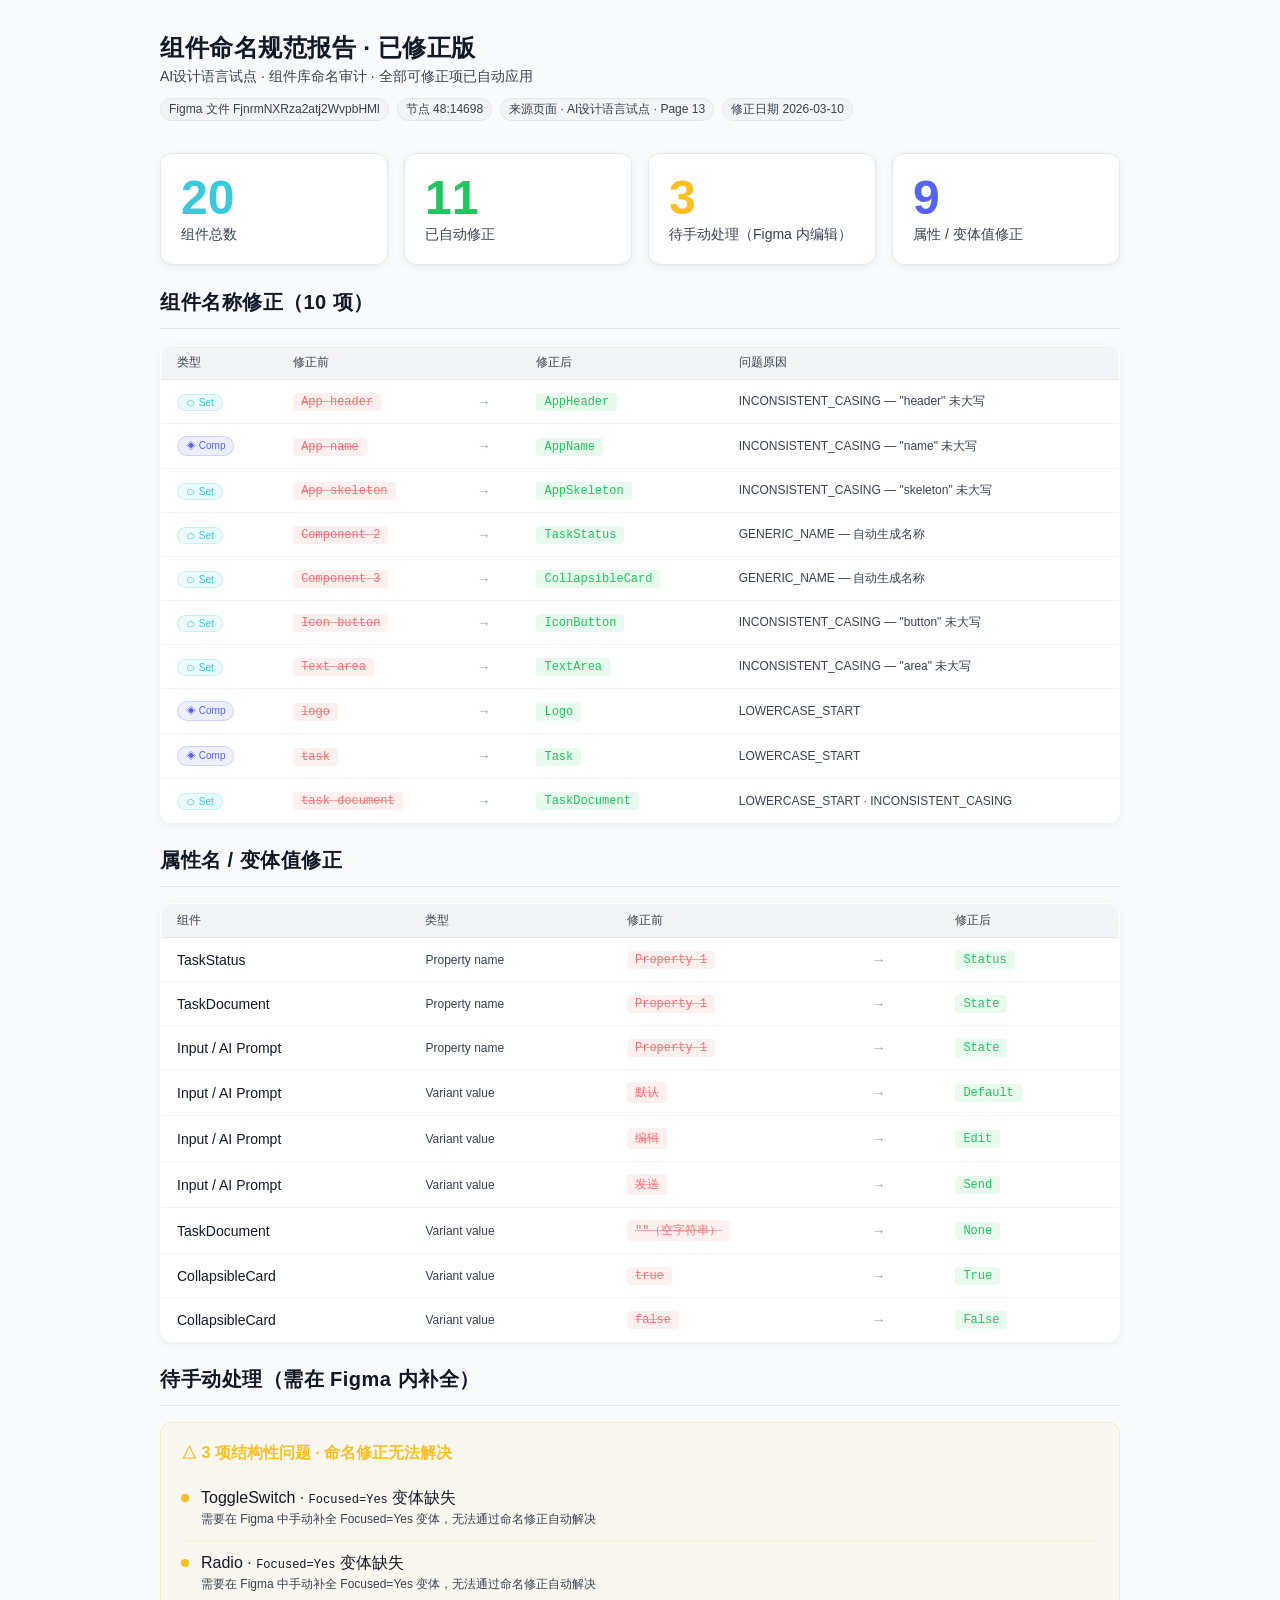
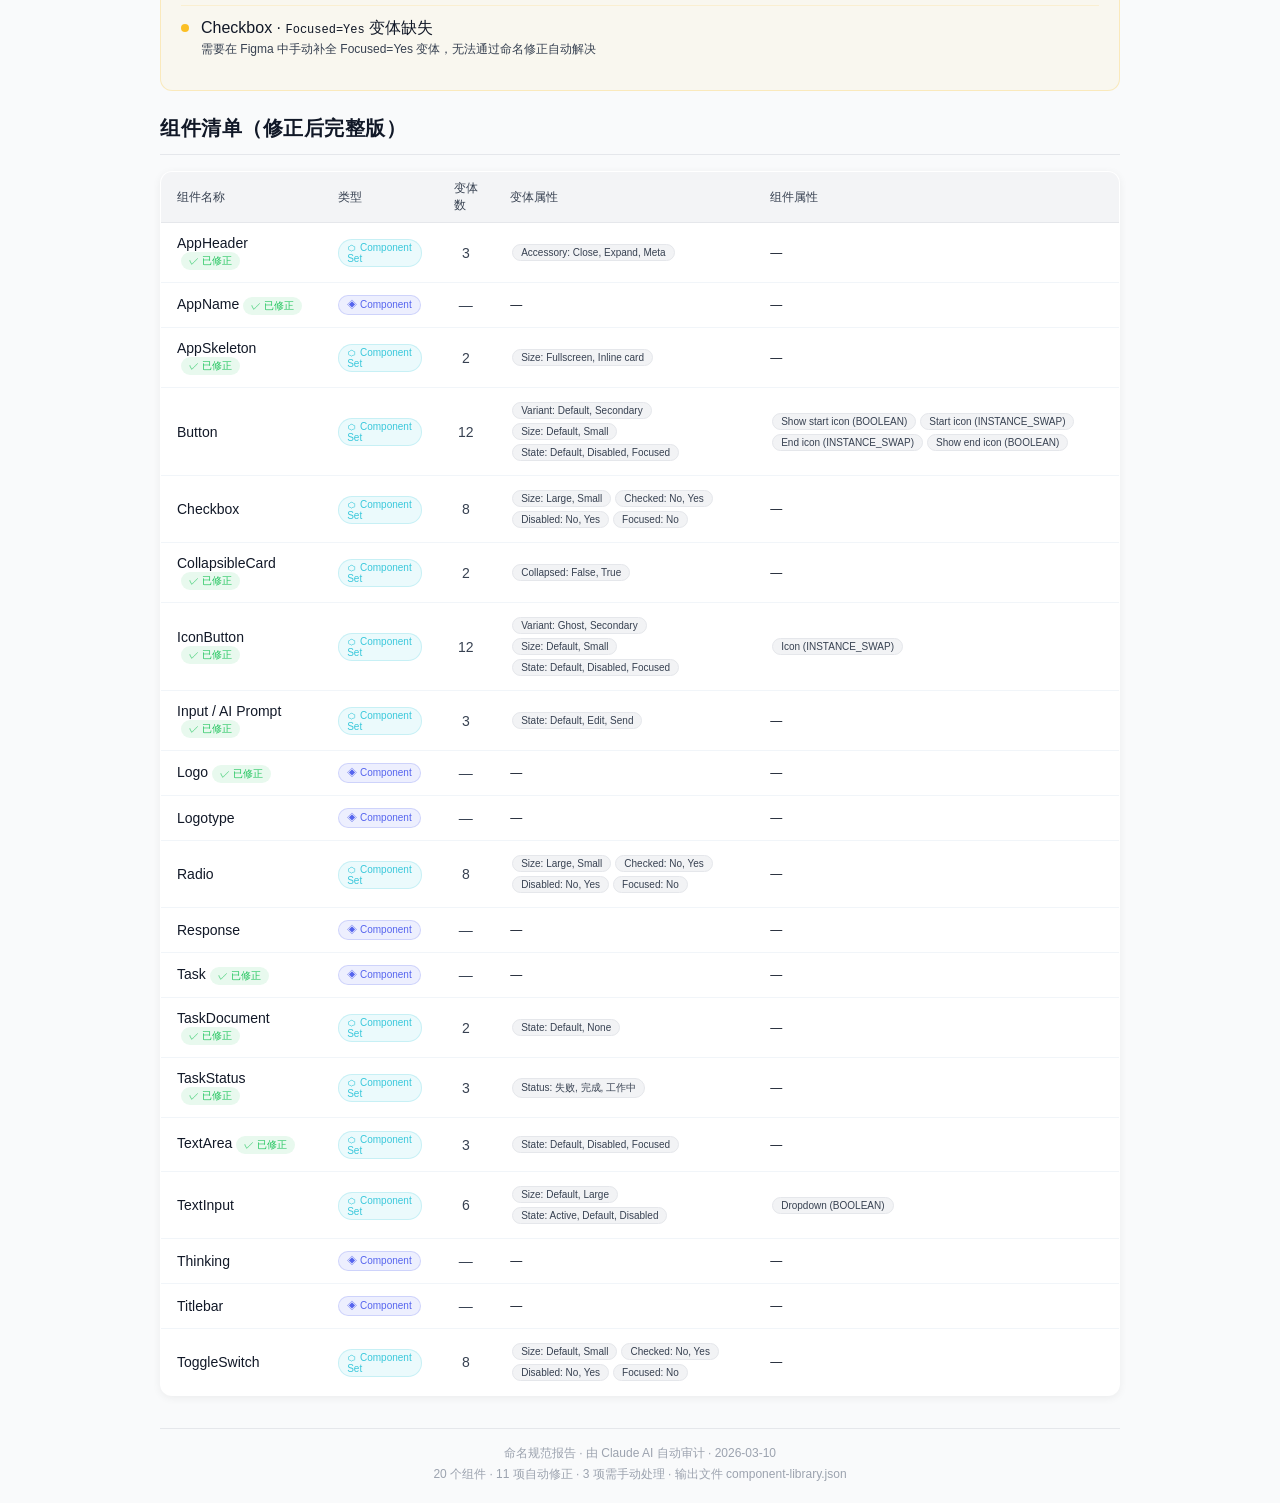
<file: components/naming-report.html>
<!DOCTYPE html>
<html lang="zh-CN">
<head>
  <meta charset="UTF-8">
  <meta name="viewport" content="width=device-width, initial-scale=1.0">
  <title>组件命名规范报告 · 已修正版 · AI设计语言试点</title>
  <link rel="stylesheet" href="../tokens.css">
  <style>
    *, *::before, *::after { box-sizing: border-box; margin: 0; padding: 0; }
    body {
      font-family: var(--font-family-base);
      background: var(--color-bg-page);
      color: var(--color-text-primary);
      padding: var(--spacing-8) var(--spacing-7);
    }
    .page-header { max-width: 960px; margin: 0 auto var(--spacing-8); }
    .page-title {
      font-size: var(--font-size-3xl);
      font-weight: var(--font-weight-semibold);
      letter-spacing: var(--letter-spacing-wide);
      margin-bottom: var(--spacing-2);
    }
    .page-subtitle { font-size: var(--font-size-md); color: var(--color-text-secondary); }
    .meta-row { display: flex; gap: var(--spacing-3); flex-wrap: wrap; margin-top: var(--spacing-4); }
    .meta-chip {
      display: inline-flex; align-items: center; gap: var(--spacing-2);
      padding: 2px var(--spacing-3);
      background: var(--color-bg-subtle);
      border: 1px solid var(--color-border-default);
      border-radius: var(--radius-full);
      font-size: var(--font-size-base);
      color: var(--color-text-secondary);
    }
    .main { max-width: 960px; margin: 0 auto; display: flex; flex-direction: column; gap: var(--spacing-7); }

    /* Stats */
    .stats-grid { display: grid; grid-template-columns: repeat(4, 1fr); gap: var(--spacing-5); }
    .stat-card {
      background: var(--color-bg-card);
      border: 1px solid var(--color-border-default);
      border-radius: var(--radius-xl);
      padding: var(--spacing-6);
      box-shadow: var(--shadow-sm);
    }
    .stat-value { font-size: var(--font-size-hero); font-weight: var(--font-weight-semibold); line-height: 1; margin-bottom: var(--spacing-2); }
    .stat-label { font-size: var(--font-size-md); color: var(--color-text-secondary); }
    .stat-card.cyan   .stat-value { color: var(--color-brand-cyan); }
    .stat-card.green  .stat-value { color: var(--color-status-success); }
    .stat-card.yellow .stat-value { color: var(--color-status-warning); }
    .stat-card.purple .stat-value { color: var(--color-brand-purple); }

    /* Section */
    .section-heading {
      font-size: var(--font-size-2xl);
      font-weight: var(--font-weight-semibold);
      letter-spacing: var(--letter-spacing-wide);
      padding-bottom: var(--spacing-4);
      border-bottom: 1px solid var(--color-border-default);
      margin-bottom: var(--spacing-5);
    }

    /* Before/After table */
    .fix-table {
      width: 100%;
      border-collapse: collapse;
      font-size: var(--font-size-md);
      background: var(--color-bg-card);
      border-radius: var(--radius-xl);
      overflow: hidden;
      box-shadow: var(--shadow-sm);
      border: 1px solid var(--color-border-default);
    }
    .fix-table th {
      background: var(--color-bg-subtle);
      padding: var(--spacing-3) var(--spacing-5);
      text-align: left;
      font-size: var(--font-size-base);
      color: var(--color-text-secondary);
      font-weight: var(--font-weight-medium);
      border-bottom: 1px solid var(--color-border-default);
    }
    .fix-table td {
      padding: var(--spacing-4) var(--spacing-5);
      border-bottom: 1px solid var(--color-border-subtler);
      vertical-align: middle;
    }
    .fix-table tr:last-child td { border-bottom: none; }
    .fix-table tr:hover td { background: var(--color-bg-subtle); }
    .code-before {
      display: inline-block;
      padding: 2px 8px;
      background: rgba(248,113,113,.1);
      color: var(--color-status-error);
      border-radius: var(--radius-sm);
      font-family: monospace;
      font-size: var(--font-size-base);
      text-decoration: line-through;
      text-decoration-color: rgba(248,113,113,.6);
    }
    .code-after {
      display: inline-block;
      padding: 2px 8px;
      background: rgba(34,197,94,.1);
      color: var(--color-status-success);
      border-radius: var(--radius-sm);
      font-family: monospace;
      font-size: var(--font-size-base);
    }
    .arrow { color: var(--color-text-tertiary); padding: 0 var(--spacing-3); }
    .type-badge {
      display: inline-flex; align-items: center;
      padding: 2px 8px;
      border-radius: var(--radius-full);
      font-size: var(--font-size-xs);
      font-weight: var(--font-weight-medium);
    }
    .type-badge.set { background: rgba(58,200,219,.1); color: var(--color-brand-cyan); border: 1px solid rgba(58,200,219,.2); }
    .type-badge.comp { background: rgba(85,100,238,.1); color: var(--color-brand-purple); border: 1px solid rgba(85,100,238,.2); }

    /* Acknowledged */
    .ack-card {
      background: rgba(251,191,36,.05);
      border: 1px solid rgba(251,191,36,.25);
      border-radius: var(--radius-xl);
      padding: var(--spacing-6);
    }
    .ack-title { font-size: var(--font-size-lg); font-weight: var(--font-weight-semibold); color: var(--color-status-warning); margin-bottom: var(--spacing-4); }
    .ack-item {
      display: flex; align-items: flex-start; gap: var(--spacing-4);
      padding: var(--spacing-4) 0;
      border-bottom: 1px solid rgba(251,191,36,.15);
    }
    .ack-item:last-child { border-bottom: none; }
    .ack-dot { width: 8px; height: 8px; border-radius: 50%; background: var(--color-status-warning); margin-top: 6px; flex-shrink: 0; }
    .ack-name { font-weight: var(--font-weight-medium); margin-bottom: 2px; }
    .ack-note { font-size: var(--font-size-base); color: var(--color-text-secondary); }

    /* Inventory table */
    .inv-table {
      width: 100%;
      border-collapse: collapse;
      font-size: var(--font-size-md);
      background: var(--color-bg-card);
      border-radius: var(--radius-xl);
      overflow: hidden;
      box-shadow: var(--shadow-sm);
      border: 1px solid var(--color-border-default);
    }
    .inv-table th {
      background: var(--color-bg-subtle);
      padding: var(--spacing-3) var(--spacing-5);
      text-align: left;
      font-size: var(--font-size-base);
      color: var(--color-text-secondary);
      font-weight: var(--font-weight-medium);
      border-bottom: 1px solid var(--color-border-default);
    }
    .inv-table td {
      padding: var(--spacing-4) var(--spacing-5);
      border-bottom: 1px solid var(--color-border-subtler);
      vertical-align: middle;
    }
    .inv-table tr:last-child td { border-bottom: none; }
    .inv-table tr:hover td { background: var(--color-bg-subtle); }
    .prop-chip {
      display: inline-block;
      padding: 2px 8px;
      background: var(--color-bg-inset);
      border: 1px solid var(--color-border-default);
      border-radius: var(--radius-full);
      font-size: var(--font-size-xs);
      color: var(--color-text-secondary);
      margin: 2px;
    }
    .fixed-tag {
      display: inline-flex; align-items: center; gap: 4px;
      padding: 2px 8px;
      background: rgba(34,197,94,.1);
      color: var(--color-status-success);
      border-radius: var(--radius-full);
      font-size: var(--font-size-xs);
      font-weight: var(--font-weight-medium);
      margin-left: var(--spacing-2);
    }
    .report-footer {
      border-top: 1px solid var(--color-border-default);
      padding-top: var(--spacing-5);
      text-align: center;
      font-size: var(--font-size-base);
      color: var(--color-text-tertiary);
    }
  </style>
</head>
<body>

<header class="page-header">
  <h1 class="page-title">组件命名规范报告 · 已修正版</h1>
  <p class="page-subtitle">AI设计语言试点 · 组件库命名审计 · 全部可修正项已自动应用</p>
  <div class="meta-row">
    <span class="meta-chip">Figma 文件 FjnrmNXRza2atj2WvpbHMl</span>
    <span class="meta-chip">节点 48:14698</span>
    <span class="meta-chip">来源页面 · AI设计语言试点 · Page 13</span>
    <span class="meta-chip">修正日期 2026-03-10</span>
  </div>
</header>

<main class="main">

  <!-- Stats -->
  <section>
    <div class="stats-grid">
      <div class="stat-card cyan">
        <div class="stat-value">20</div>
        <div class="stat-label">组件总数</div>
      </div>
      <div class="stat-card green">
        <div class="stat-value">11</div>
        <div class="stat-label">已自动修正</div>
      </div>
      <div class="stat-card yellow">
        <div class="stat-value">3</div>
        <div class="stat-label">待手动处理（Figma 内编辑）</div>
      </div>
      <div class="stat-card purple">
        <div class="stat-value">9</div>
        <div class="stat-label">属性 / 变体值修正</div>
      </div>
    </div>
  </section>

  <!-- Name Fixes -->
  <section>
    <h2 class="section-heading">组件名称修正（10 项）</h2>
    <table class="fix-table">
      <thead>
        <tr>
          <th>类型</th>
          <th>修正前</th>
          <th></th>
          <th>修正后</th>
          <th>问题原因</th>
        </tr>
      </thead>
      <tbody>
        <tr>
          <td><span class="type-badge set">⬡ Set</span></td>
          <td><span class="code-before">App header</span></td>
          <td class="arrow">→</td>
          <td><span class="code-after">AppHeader</span></td>
          <td style="font-size:var(--font-size-base);color:var(--color-text-secondary)">INCONSISTENT_CASING — "header" 未大写</td>
        </tr>
        <tr>
          <td><span class="type-badge comp">◈ Comp</span></td>
          <td><span class="code-before">App name</span></td>
          <td class="arrow">→</td>
          <td><span class="code-after">AppName</span></td>
          <td style="font-size:var(--font-size-base);color:var(--color-text-secondary)">INCONSISTENT_CASING — "name" 未大写</td>
        </tr>
        <tr>
          <td><span class="type-badge set">⬡ Set</span></td>
          <td><span class="code-before">App skeleton</span></td>
          <td class="arrow">→</td>
          <td><span class="code-after">AppSkeleton</span></td>
          <td style="font-size:var(--font-size-base);color:var(--color-text-secondary)">INCONSISTENT_CASING — "skeleton" 未大写</td>
        </tr>
        <tr>
          <td><span class="type-badge set">⬡ Set</span></td>
          <td><span class="code-before">Component 2</span></td>
          <td class="arrow">→</td>
          <td><span class="code-after">TaskStatus</span></td>
          <td style="font-size:var(--font-size-base);color:var(--color-text-secondary)">GENERIC_NAME — 自动生成名称</td>
        </tr>
        <tr>
          <td><span class="type-badge set">⬡ Set</span></td>
          <td><span class="code-before">Component 3</span></td>
          <td class="arrow">→</td>
          <td><span class="code-after">CollapsibleCard</span></td>
          <td style="font-size:var(--font-size-base);color:var(--color-text-secondary)">GENERIC_NAME — 自动生成名称</td>
        </tr>
        <tr>
          <td><span class="type-badge set">⬡ Set</span></td>
          <td><span class="code-before">Icon button</span></td>
          <td class="arrow">→</td>
          <td><span class="code-after">IconButton</span></td>
          <td style="font-size:var(--font-size-base);color:var(--color-text-secondary)">INCONSISTENT_CASING — "button" 未大写</td>
        </tr>
        <tr>
          <td><span class="type-badge set">⬡ Set</span></td>
          <td><span class="code-before">Text area</span></td>
          <td class="arrow">→</td>
          <td><span class="code-after">TextArea</span></td>
          <td style="font-size:var(--font-size-base);color:var(--color-text-secondary)">INCONSISTENT_CASING — "area" 未大写</td>
        </tr>
        <tr>
          <td><span class="type-badge comp">◈ Comp</span></td>
          <td><span class="code-before">logo</span></td>
          <td class="arrow">→</td>
          <td><span class="code-after">Logo</span></td>
          <td style="font-size:var(--font-size-base);color:var(--color-text-secondary)">LOWERCASE_START</td>
        </tr>
        <tr>
          <td><span class="type-badge comp">◈ Comp</span></td>
          <td><span class="code-before">task</span></td>
          <td class="arrow">→</td>
          <td><span class="code-after">Task</span></td>
          <td style="font-size:var(--font-size-base);color:var(--color-text-secondary)">LOWERCASE_START</td>
        </tr>
        <tr>
          <td><span class="type-badge set">⬡ Set</span></td>
          <td><span class="code-before">task document</span></td>
          <td class="arrow">→</td>
          <td><span class="code-after">TaskDocument</span></td>
          <td style="font-size:var(--font-size-base);color:var(--color-text-secondary)">LOWERCASE_START · INCONSISTENT_CASING</td>
        </tr>
      </tbody>
    </table>
  </section>

  <!-- Property/Value Fixes -->
  <section>
    <h2 class="section-heading">属性名 / 变体值修正</h2>
    <table class="fix-table">
      <thead>
        <tr>
          <th>组件</th>
          <th>类型</th>
          <th>修正前</th>
          <th></th>
          <th>修正后</th>
        </tr>
      </thead>
      <tbody>
        <tr>
          <td style="font-weight:var(--font-weight-medium)">TaskStatus</td>
          <td style="font-size:var(--font-size-base);color:var(--color-text-secondary)">Property name</td>
          <td><span class="code-before">Property 1</span></td>
          <td class="arrow">→</td>
          <td><span class="code-after">Status</span></td>
        </tr>
        <tr>
          <td style="font-weight:var(--font-weight-medium)">TaskDocument</td>
          <td style="font-size:var(--font-size-base);color:var(--color-text-secondary)">Property name</td>
          <td><span class="code-before">Property 1</span></td>
          <td class="arrow">→</td>
          <td><span class="code-after">State</span></td>
        </tr>
        <tr>
          <td style="font-weight:var(--font-weight-medium)">Input / AI Prompt</td>
          <td style="font-size:var(--font-size-base);color:var(--color-text-secondary)">Property name</td>
          <td><span class="code-before">Property 1</span></td>
          <td class="arrow">→</td>
          <td><span class="code-after">State</span></td>
        </tr>
        <tr>
          <td style="font-weight:var(--font-weight-medium)">Input / AI Prompt</td>
          <td style="font-size:var(--font-size-base);color:var(--color-text-secondary)">Variant value</td>
          <td><span class="code-before">默认</span></td>
          <td class="arrow">→</td>
          <td><span class="code-after">Default</span></td>
        </tr>
        <tr>
          <td style="font-weight:var(--font-weight-medium)">Input / AI Prompt</td>
          <td style="font-size:var(--font-size-base);color:var(--color-text-secondary)">Variant value</td>
          <td><span class="code-before">编辑</span></td>
          <td class="arrow">→</td>
          <td><span class="code-after">Edit</span></td>
        </tr>
        <tr>
          <td style="font-weight:var(--font-weight-medium)">Input / AI Prompt</td>
          <td style="font-size:var(--font-size-base);color:var(--color-text-secondary)">Variant value</td>
          <td><span class="code-before">发送</span></td>
          <td class="arrow">→</td>
          <td><span class="code-after">Send</span></td>
        </tr>
        <tr>
          <td style="font-weight:var(--font-weight-medium)">TaskDocument</td>
          <td style="font-size:var(--font-size-base);color:var(--color-text-secondary)">Variant value</td>
          <td><span class="code-before">""（空字符串）</span></td>
          <td class="arrow">→</td>
          <td><span class="code-after">None</span></td>
        </tr>
        <tr>
          <td style="font-weight:var(--font-weight-medium)">CollapsibleCard</td>
          <td style="font-size:var(--font-size-base);color:var(--color-text-secondary)">Variant value</td>
          <td><span class="code-before">true</span></td>
          <td class="arrow">→</td>
          <td><span class="code-after">True</span></td>
        </tr>
        <tr>
          <td style="font-weight:var(--font-weight-medium)">CollapsibleCard</td>
          <td style="font-size:var(--font-size-base);color:var(--color-text-secondary)">Variant value</td>
          <td><span class="code-before">false</span></td>
          <td class="arrow">→</td>
          <td><span class="code-after">False</span></td>
        </tr>
      </tbody>
    </table>
  </section>

  <!-- Acknowledged Issues -->
  <section>
    <h2 class="section-heading">待手动处理（需在 Figma 内补全）</h2>
    <div class="ack-card">
      <div class="ack-title">△ 3 项结构性问题 · 命名修正无法解决</div>
      <div class="ack-item">
        <div class="ack-dot"></div>
        <div>
          <div class="ack-name">ToggleSwitch · <code style="font-size:var(--font-size-base)">Focused=Yes</code> 变体缺失</div>
          <div class="ack-note">需要在 Figma 中手动补全 Focused=Yes 变体，无法通过命名修正自动解决</div>
        </div>
      </div>
      <div class="ack-item">
        <div class="ack-dot"></div>
        <div>
          <div class="ack-name">Radio · <code style="font-size:var(--font-size-base)">Focused=Yes</code> 变体缺失</div>
          <div class="ack-note">需要在 Figma 中手动补全 Focused=Yes 变体，无法通过命名修正自动解决</div>
        </div>
      </div>
      <div class="ack-item">
        <div class="ack-dot"></div>
        <div>
          <div class="ack-name">Checkbox · <code style="font-size:var(--font-size-base)">Focused=Yes</code> 变体缺失</div>
          <div class="ack-note">需要在 Figma 中手动补全 Focused=Yes 变体，无法通过命名修正自动解决</div>
        </div>
      </div>
    </div>
  </section>

  <!-- Full Inventory -->
  <section>
    <h2 class="section-heading">组件清单（修正后完整版）</h2>
    <table class="inv-table">
      <thead>
        <tr>
          <th>组件名称</th>
          <th>类型</th>
          <th>变体数</th>
          <th>变体属性</th>
          <th>组件属性</th>
        </tr>
      </thead>
      <tbody>
        <tr>
          <td style="font-weight:var(--font-weight-medium)">AppHeader<span class="fixed-tag">✓ 已修正</span></td>
          <td><span class="type-badge set">⬡ Component Set</span></td>
          <td style="text-align:center;color:var(--color-text-secondary)">3</td>
          <td style="font-size:var(--font-size-base)"><span class="prop-chip">Accessory: Close, Expand, Meta</span></td>
          <td style="font-size:var(--font-size-base)">—</td>
        </tr>
        <tr>
          <td style="font-weight:var(--font-weight-medium)">AppName<span class="fixed-tag">✓ 已修正</span></td>
          <td><span class="type-badge comp">◈ Component</span></td>
          <td style="text-align:center;color:var(--color-text-secondary)">—</td>
          <td style="font-size:var(--font-size-base)">—</td>
          <td style="font-size:var(--font-size-base)">—</td>
        </tr>
        <tr>
          <td style="font-weight:var(--font-weight-medium)">AppSkeleton<span class="fixed-tag">✓ 已修正</span></td>
          <td><span class="type-badge set">⬡ Component Set</span></td>
          <td style="text-align:center;color:var(--color-text-secondary)">2</td>
          <td style="font-size:var(--font-size-base)"><span class="prop-chip">Size: Fullscreen, Inline card</span></td>
          <td style="font-size:var(--font-size-base)">—</td>
        </tr>
        <tr>
          <td style="font-weight:var(--font-weight-medium)">Button</td>
          <td><span class="type-badge set">⬡ Component Set</span></td>
          <td style="text-align:center;color:var(--color-text-secondary)">12</td>
          <td style="font-size:var(--font-size-base)"><span class="prop-chip">Variant: Default, Secondary</span><span class="prop-chip">Size: Default, Small</span><span class="prop-chip">State: Default, Disabled, Focused</span></td>
          <td style="font-size:var(--font-size-base)"><span class="prop-chip">Show start icon (BOOLEAN)</span><span class="prop-chip">Start icon (INSTANCE_SWAP)</span><span class="prop-chip">End icon (INSTANCE_SWAP)</span><span class="prop-chip">Show end icon (BOOLEAN)</span></td>
        </tr>
        <tr>
          <td style="font-weight:var(--font-weight-medium)">Checkbox</td>
          <td><span class="type-badge set">⬡ Component Set</span></td>
          <td style="text-align:center;color:var(--color-text-secondary)">8</td>
          <td style="font-size:var(--font-size-base)"><span class="prop-chip">Size: Large, Small</span><span class="prop-chip">Checked: No, Yes</span><span class="prop-chip">Disabled: No, Yes</span><span class="prop-chip">Focused: No</span></td>
          <td style="font-size:var(--font-size-base)">—</td>
        </tr>
        <tr>
          <td style="font-weight:var(--font-weight-medium)">CollapsibleCard<span class="fixed-tag">✓ 已修正</span></td>
          <td><span class="type-badge set">⬡ Component Set</span></td>
          <td style="text-align:center;color:var(--color-text-secondary)">2</td>
          <td style="font-size:var(--font-size-base)"><span class="prop-chip">Collapsed: False, True</span></td>
          <td style="font-size:var(--font-size-base)">—</td>
        </tr>
        <tr>
          <td style="font-weight:var(--font-weight-medium)">IconButton<span class="fixed-tag">✓ 已修正</span></td>
          <td><span class="type-badge set">⬡ Component Set</span></td>
          <td style="text-align:center;color:var(--color-text-secondary)">12</td>
          <td style="font-size:var(--font-size-base)"><span class="prop-chip">Variant: Ghost, Secondary</span><span class="prop-chip">Size: Default, Small</span><span class="prop-chip">State: Default, Disabled, Focused</span></td>
          <td style="font-size:var(--font-size-base)"><span class="prop-chip">Icon (INSTANCE_SWAP)</span></td>
        </tr>
        <tr>
          <td style="font-weight:var(--font-weight-medium)">Input / AI Prompt<span class="fixed-tag">✓ 已修正</span></td>
          <td><span class="type-badge set">⬡ Component Set</span></td>
          <td style="text-align:center;color:var(--color-text-secondary)">3</td>
          <td style="font-size:var(--font-size-base)"><span class="prop-chip">State: Default, Edit, Send</span></td>
          <td style="font-size:var(--font-size-base)">—</td>
        </tr>
        <tr>
          <td style="font-weight:var(--font-weight-medium)">Logo<span class="fixed-tag">✓ 已修正</span></td>
          <td><span class="type-badge comp">◈ Component</span></td>
          <td style="text-align:center;color:var(--color-text-secondary)">—</td>
          <td style="font-size:var(--font-size-base)">—</td>
          <td style="font-size:var(--font-size-base)">—</td>
        </tr>
        <tr>
          <td style="font-weight:var(--font-weight-medium)">Logotype</td>
          <td><span class="type-badge comp">◈ Component</span></td>
          <td style="text-align:center;color:var(--color-text-secondary)">—</td>
          <td style="font-size:var(--font-size-base)">—</td>
          <td style="font-size:var(--font-size-base)">—</td>
        </tr>
        <tr>
          <td style="font-weight:var(--font-weight-medium)">Radio</td>
          <td><span class="type-badge set">⬡ Component Set</span></td>
          <td style="text-align:center;color:var(--color-text-secondary)">8</td>
          <td style="font-size:var(--font-size-base)"><span class="prop-chip">Size: Large, Small</span><span class="prop-chip">Checked: No, Yes</span><span class="prop-chip">Disabled: No, Yes</span><span class="prop-chip">Focused: No</span></td>
          <td style="font-size:var(--font-size-base)">—</td>
        </tr>
        <tr>
          <td style="font-weight:var(--font-weight-medium)">Response</td>
          <td><span class="type-badge comp">◈ Component</span></td>
          <td style="text-align:center;color:var(--color-text-secondary)">—</td>
          <td style="font-size:var(--font-size-base)">—</td>
          <td style="font-size:var(--font-size-base)">—</td>
        </tr>
        <tr>
          <td style="font-weight:var(--font-weight-medium)">Task<span class="fixed-tag">✓ 已修正</span></td>
          <td><span class="type-badge comp">◈ Component</span></td>
          <td style="text-align:center;color:var(--color-text-secondary)">—</td>
          <td style="font-size:var(--font-size-base)">—</td>
          <td style="font-size:var(--font-size-base)">—</td>
        </tr>
        <tr>
          <td style="font-weight:var(--font-weight-medium)">TaskDocument<span class="fixed-tag">✓ 已修正</span></td>
          <td><span class="type-badge set">⬡ Component Set</span></td>
          <td style="text-align:center;color:var(--color-text-secondary)">2</td>
          <td style="font-size:var(--font-size-base)"><span class="prop-chip">State: Default, None</span></td>
          <td style="font-size:var(--font-size-base)">—</td>
        </tr>
        <tr>
          <td style="font-weight:var(--font-weight-medium)">TaskStatus<span class="fixed-tag">✓ 已修正</span></td>
          <td><span class="type-badge set">⬡ Component Set</span></td>
          <td style="text-align:center;color:var(--color-text-secondary)">3</td>
          <td style="font-size:var(--font-size-base)"><span class="prop-chip">Status: 失败, 完成, 工作中</span></td>
          <td style="font-size:var(--font-size-base)">—</td>
        </tr>
        <tr>
          <td style="font-weight:var(--font-weight-medium)">TextArea<span class="fixed-tag">✓ 已修正</span></td>
          <td><span class="type-badge set">⬡ Component Set</span></td>
          <td style="text-align:center;color:var(--color-text-secondary)">3</td>
          <td style="font-size:var(--font-size-base)"><span class="prop-chip">State: Default, Disabled, Focused</span></td>
          <td style="font-size:var(--font-size-base)">—</td>
        </tr>
        <tr>
          <td style="font-weight:var(--font-weight-medium)">TextInput</td>
          <td><span class="type-badge set">⬡ Component Set</span></td>
          <td style="text-align:center;color:var(--color-text-secondary)">6</td>
          <td style="font-size:var(--font-size-base)"><span class="prop-chip">Size: Default, Large</span><span class="prop-chip">State: Active, Default, Disabled</span></td>
          <td style="font-size:var(--font-size-base)"><span class="prop-chip">Dropdown (BOOLEAN)</span></td>
        </tr>
        <tr>
          <td style="font-weight:var(--font-weight-medium)">Thinking</td>
          <td><span class="type-badge comp">◈ Component</span></td>
          <td style="text-align:center;color:var(--color-text-secondary)">—</td>
          <td style="font-size:var(--font-size-base)">—</td>
          <td style="font-size:var(--font-size-base)">—</td>
        </tr>
        <tr>
          <td style="font-weight:var(--font-weight-medium)">Titlebar</td>
          <td><span class="type-badge comp">◈ Component</span></td>
          <td style="text-align:center;color:var(--color-text-secondary)">—</td>
          <td style="font-size:var(--font-size-base)">—</td>
          <td style="font-size:var(--font-size-base)">—</td>
        </tr>
        <tr>
          <td style="font-weight:var(--font-weight-medium)">ToggleSwitch</td>
          <td><span class="type-badge set">⬡ Component Set</span></td>
          <td style="text-align:center;color:var(--color-text-secondary)">8</td>
          <td style="font-size:var(--font-size-base)"><span class="prop-chip">Size: Default, Small</span><span class="prop-chip">Checked: No, Yes</span><span class="prop-chip">Disabled: No, Yes</span><span class="prop-chip">Focused: No</span></td>
          <td style="font-size:var(--font-size-base)">—</td>
        </tr>
      </tbody>
    </table>
  </section>

</main>

<footer class="report-footer" style="max-width:960px;margin:var(--spacing-8) auto 0;">
  <p>命名规范报告 · 由 Claude AI 自动审计 · 2026-03-10</p>
  <p style="margin-top:var(--spacing-2)">
    20 个组件 ·
    11 项自动修正 ·
    3 项需手动处理 ·
    输出文件 component-library.json
  </p>
</footer>

</body>
</html>
</file>
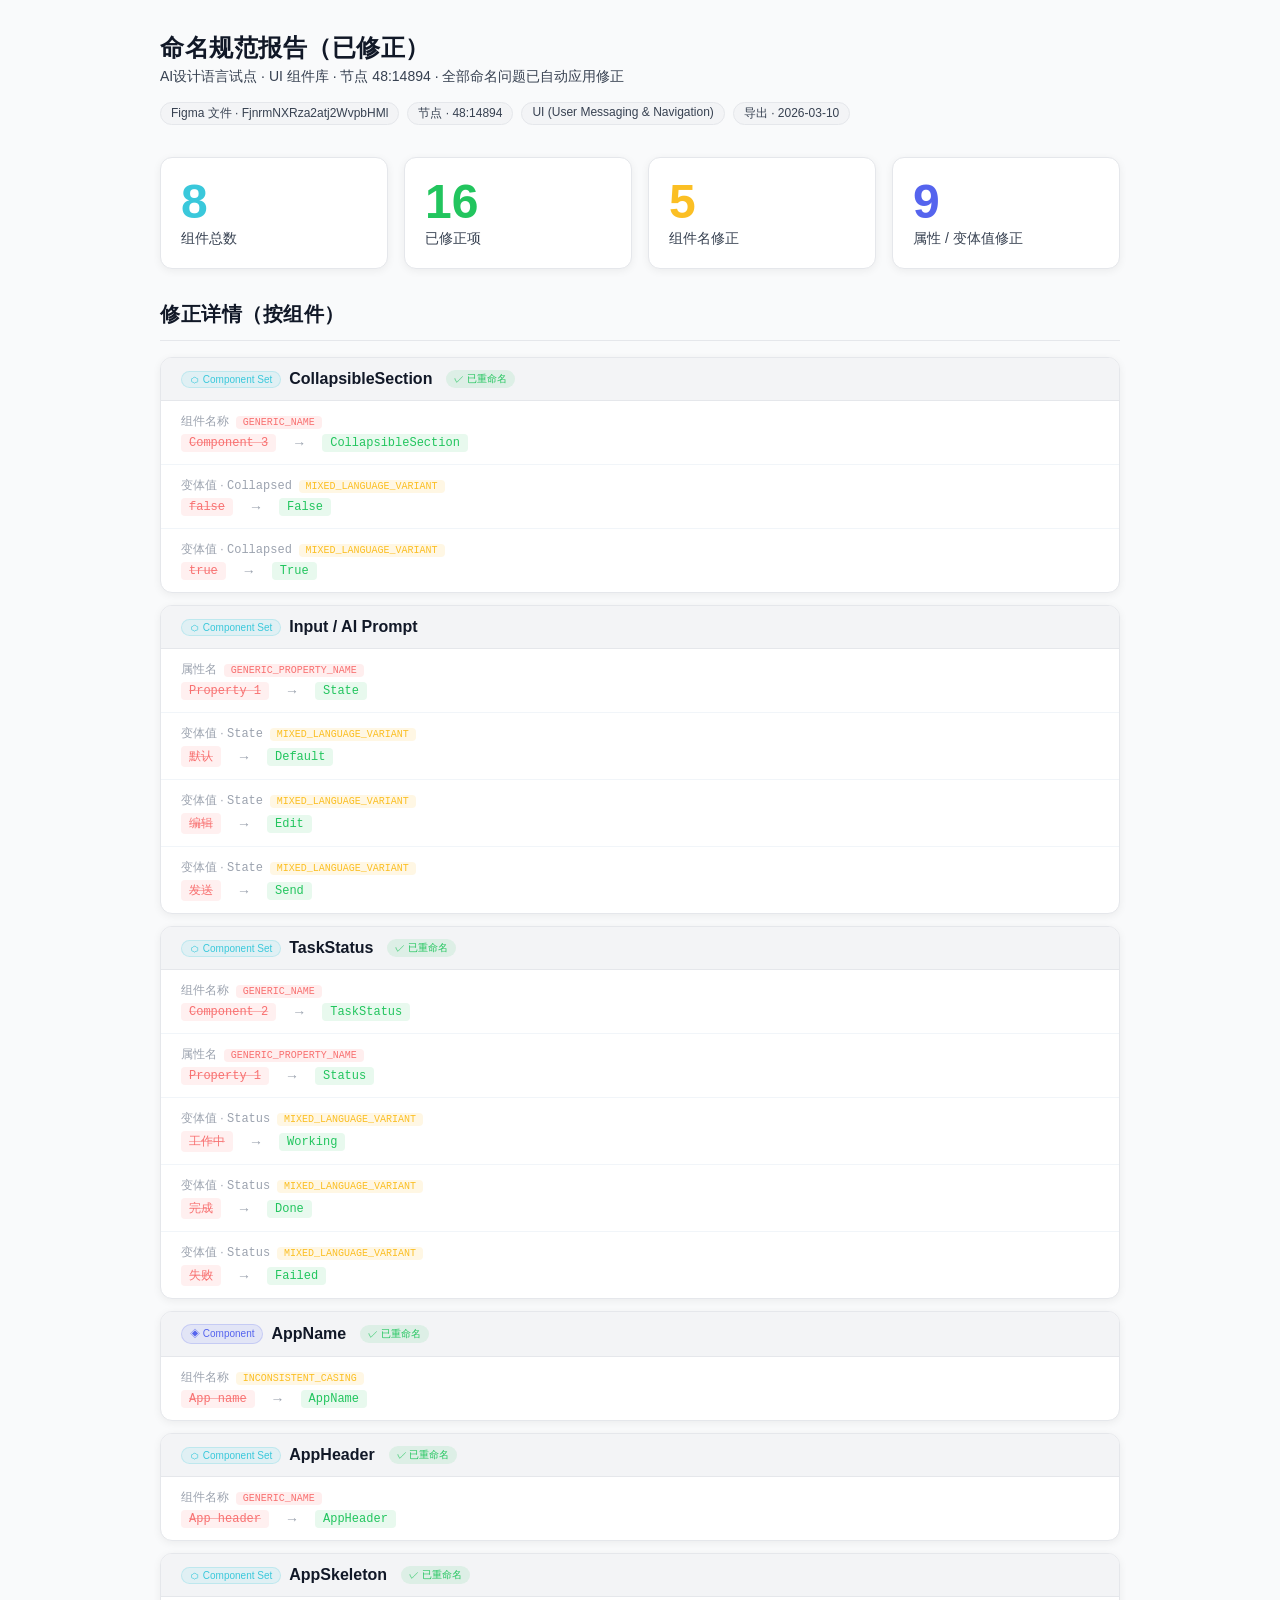
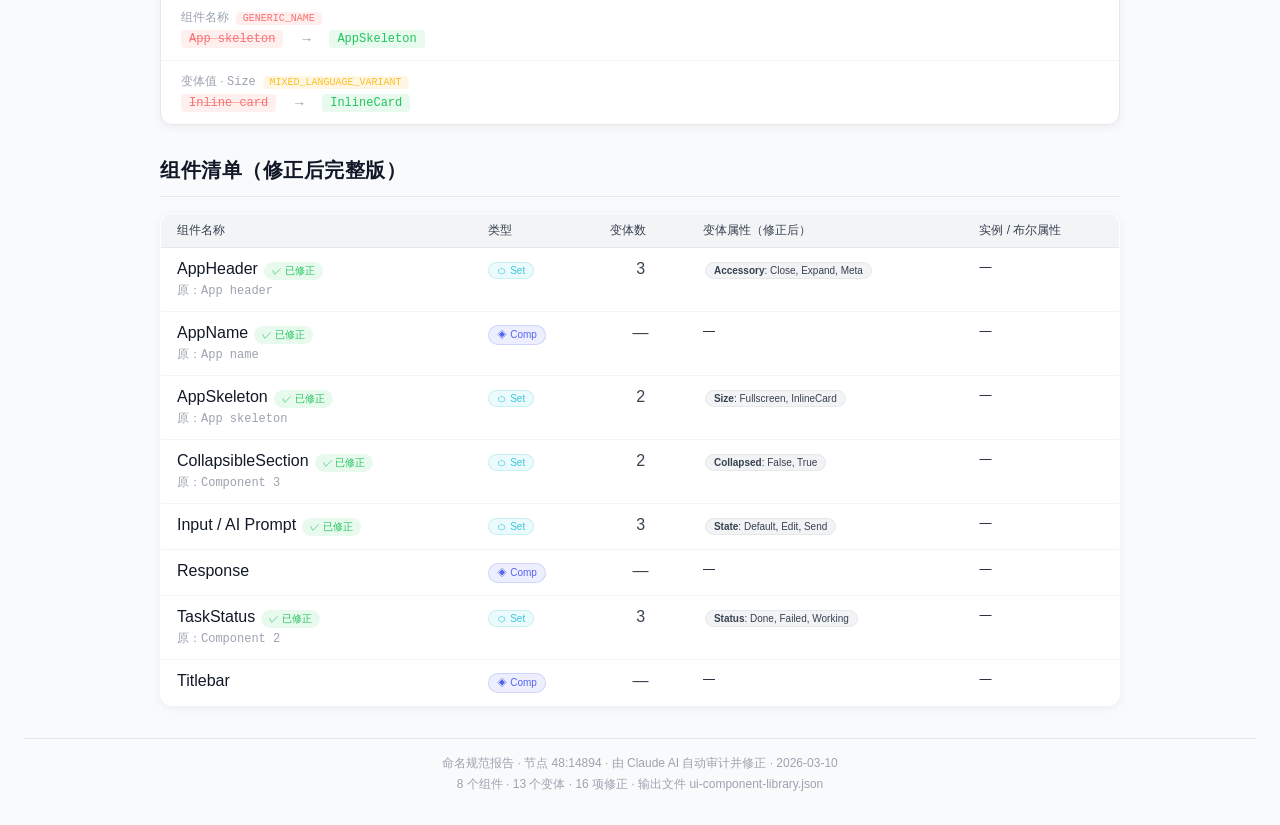
<file: components/ui-naming-report.html>
<!DOCTYPE html>
<html lang="zh-CN">
<head>
  <meta charset="UTF-8">
  <meta name="viewport" content="width=device-width, initial-scale=1.0">
  <title>命名规范报告（已修正）· UI 组件 · 48:14894</title>
  <link rel="stylesheet" href="../tokens.css">
  <style>
    *,*::before,*::after{box-sizing:border-box;margin:0;padding:0}
    body{font-family:var(--font-family-base);background:var(--color-bg-page);color:var(--color-text-primary);padding:var(--spacing-8) var(--spacing-7)}
    .wrap{max-width:960px;margin:0 auto}

    /* header */
    .page-title{font-size:var(--font-size-3xl);font-weight:var(--font-weight-semibold);letter-spacing:var(--letter-spacing-wide);margin-bottom:var(--spacing-2)}
    .page-sub{font-size:var(--font-size-md);color:var(--color-text-secondary);margin-bottom:var(--spacing-5)}
    .chips{display:flex;flex-wrap:wrap;gap:var(--spacing-3);margin-bottom:var(--spacing-8)}
    .chip{padding:2px 10px;background:var(--color-bg-subtle);border:1px solid var(--color-border-default);border-radius:var(--radius-full);font-size:var(--font-size-base);color:var(--color-text-secondary)}

    /* stats */
    .stats{display:grid;grid-template-columns:repeat(4,1fr);gap:var(--spacing-5);margin-bottom:var(--spacing-8)}
    .stat{background:var(--color-bg-card);border:1px solid var(--color-border-default);border-radius:var(--radius-xl);padding:var(--spacing-6);box-shadow:var(--shadow-sm)}
    .stat-n{font-size:var(--font-size-hero);font-weight:var(--font-weight-semibold);line-height:1;margin-bottom:var(--spacing-2)}
    .stat-l{font-size:var(--font-size-md);color:var(--color-text-secondary)}
    .c-cyan{color:var(--color-brand-cyan)}.c-green{color:var(--color-status-success)}
    .c-warn{color:var(--color-status-warning)}.c-purple{color:var(--color-brand-purple)}

    /* section */
    .sec-h{font-size:var(--font-size-2xl);font-weight:var(--font-weight-semibold);letter-spacing:var(--letter-spacing-wide);padding-bottom:var(--spacing-4);border-bottom:1px solid var(--color-border-default);margin-bottom:var(--spacing-5)}
    .section{margin-bottom:var(--spacing-8)}

    /* fix table */
    .ftable{width:100%;border-collapse:collapse;background:var(--color-bg-card);border:1px solid var(--color-border-default);border-radius:var(--radius-xl);overflow:hidden;box-shadow:var(--shadow-sm)}
    .ftable th{background:var(--color-bg-subtle);padding:var(--spacing-3) var(--spacing-5);text-align:left;font-size:var(--font-size-base);color:var(--color-text-secondary);font-weight:var(--font-weight-medium);border-bottom:1px solid var(--color-border-default)}
    .ftable td{padding:var(--spacing-4) var(--spacing-5);border-bottom:1px solid var(--color-border-subtler);vertical-align:middle}
    .ftable tr:last-child td{border-bottom:none}
    .ftable tr:hover td{background:var(--color-bg-subtle)}
    .before{display:inline-block;padding:2px 8px;background:rgba(248,113,113,.1);color:var(--color-status-error);border-radius:var(--radius-sm);font-family:monospace;font-size:var(--font-size-base);text-decoration:line-through;text-decoration-color:rgba(248,113,113,.5)}
    .after{display:inline-block;padding:2px 8px;background:rgba(34,197,94,.1);color:var(--color-status-success);border-radius:var(--radius-sm);font-family:monospace;font-size:var(--font-size-base)}
    .arrow{color:var(--color-text-tertiary);padding:0 var(--spacing-3)}
    .rule-tag{display:inline-block;padding:1px 7px;border-radius:var(--radius-sm);font-size:var(--font-size-xs);font-family:monospace;font-weight:var(--font-weight-medium)}
    .rule-tag.error{background:rgba(248,113,113,.12);color:var(--color-status-error)}
    .rule-tag.warning{background:rgba(251,191,36,.12);color:var(--color-status-warning)}
    .type-badge{display:inline-flex;align-items:center;padding:2px 8px;border-radius:var(--radius-full);font-size:var(--font-size-xs);font-weight:var(--font-weight-medium)}
    .type-set{background:rgba(58,200,219,.1);color:var(--color-brand-cyan);border:1px solid rgba(58,200,219,.2)}
    .type-comp{background:rgba(85,100,238,.1);color:var(--color-brand-purple);border:1px solid rgba(85,100,238,.2)}

    /* component cards */
    .comp-card{background:var(--color-bg-card);border:1px solid var(--color-border-default);border-radius:var(--radius-xl);overflow:hidden;box-shadow:var(--shadow-sm);margin-bottom:var(--spacing-4)}
    .card-header{padding:var(--spacing-4) var(--spacing-6);background:var(--color-bg-subtle);border-bottom:1px solid var(--color-border-default);display:flex;align-items:center;gap:var(--spacing-3)}
    .card-name{font-weight:var(--font-weight-semibold);font-size:var(--font-size-lg)}
    .card-path{font-size:var(--font-size-base);color:var(--color-text-tertiary);font-family:monospace;margin-left:auto}
    .fix-list{list-style:none}
    .fix-item{padding:var(--spacing-4) var(--spacing-6);border-bottom:1px solid var(--color-border-subtler);display:grid;grid-template-columns:1fr auto;gap:var(--spacing-5);align-items:center}
    .fix-item:last-child{border-bottom:none}
    .fix-desc{font-size:var(--font-size-md)}
    .fix-field{font-size:var(--font-size-base);color:var(--color-text-tertiary);margin-bottom:var(--spacing-2)}
    .fix-arrow-row{display:flex;align-items:center;gap:var(--spacing-3)}

    /* inventory */
    .inv{width:100%;border-collapse:collapse;background:var(--color-bg-card);border:1px solid var(--color-border-default);border-radius:var(--radius-xl);overflow:hidden;box-shadow:var(--shadow-sm)}
    .inv th{background:var(--color-bg-subtle);padding:var(--spacing-3) var(--spacing-5);text-align:left;font-size:var(--font-size-base);color:var(--color-text-secondary);font-weight:var(--font-weight-medium);border-bottom:1px solid var(--color-border-default)}
    .inv td{padding:var(--spacing-4) var(--spacing-5);border-bottom:1px solid var(--color-border-subtler);vertical-align:top}
    .inv tr:last-child td{border-bottom:none}
    .inv tr:hover td{background:var(--color-bg-subtle)}
    .prop-chip{display:inline-block;padding:2px 8px;background:var(--color-bg-inset);border:1px solid var(--color-border-default);border-radius:var(--radius-full);font-size:var(--font-size-xs);color:var(--color-text-secondary);margin:2px}
    .fixed-badge{display:inline-flex;align-items:center;gap:4px;padding:2px 8px;background:rgba(34,197,94,.1);color:var(--color-status-success);border-radius:var(--radius-full);font-size:var(--font-size-xs);font-weight:var(--font-weight-medium);margin-left:6px}

    footer{border-top:1px solid var(--color-border-default);padding-top:var(--spacing-5);text-align:center;font-size:var(--font-size-base);color:var(--color-text-tertiary);margin-top:var(--spacing-8)}
  </style>
</head>
<body>
<div class="wrap">

  <h1 class="page-title">命名规范报告（已修正）</h1>
  <p class="page-sub">AI设计语言试点 · UI 组件库 · 节点 48:14894 · 全部命名问题已自动应用修正</p>
  <div class="chips">
    <span class="chip">Figma 文件 · FjnrmNXRza2atj2WvpbHMl</span>
    <span class="chip">节点 · 48:14894</span>
    <span class="chip">UI (User Messaging & Navigation)</span>
    <span class="chip">导出 · 2026-03-10</span>
  </div>

  <!-- Stats -->
  <div class="stats">
    <div class="stat"><div class="stat-n c-cyan">8</div><div class="stat-l">组件总数</div></div>
    <div class="stat"><div class="stat-n c-green">16</div><div class="stat-l">已修正项</div></div>
    <div class="stat"><div class="stat-n c-warn">5</div><div class="stat-l">组件名修正</div></div>
    <div class="stat"><div class="stat-n c-purple">9</div><div class="stat-l">属性 / 变体值修正</div></div>
  </div>

  <!-- Per-component fix cards -->
  <section class="section">
    <h2 class="sec-h">修正详情（按组件）</h2>

    <div class="comp-card">
      <div class="card-header">
        <span class="type-badge type-set">⬡ Component Set</span>
        <span class="card-name">CollapsibleSection</span>
        <span class="fixed-badge">✓ 已重命名</span>
      </div>
      <ul class="fix-list">
        <li class="fix-item">
          <div class="fix-desc">
            <div class="fix-field">组件名称 &nbsp;<span class="rule-tag error">GENERIC_NAME</span></div>
            <div class="fix-arrow-row">
              <span class="before">Component 3</span>
              <span class="arrow">→</span>
              <span class="after">CollapsibleSection</span>
            </div>
          </div>
        </li>
        <li class="fix-item">
          <div class="fix-desc">
            <div class="fix-field">变体值 · <code style='font-size:var(--font-size-base);color:var(--color-text-tertiary)'>Collapsed</code> &nbsp;<span class="rule-tag warning">MIXED_LANGUAGE_VARIANT</span></div>
            <div class="fix-arrow-row">
              <span class="before">false</span>
              <span class="arrow">→</span>
              <span class="after">False</span>
            </div>
          </div>
        </li>
        <li class="fix-item">
          <div class="fix-desc">
            <div class="fix-field">变体值 · <code style='font-size:var(--font-size-base);color:var(--color-text-tertiary)'>Collapsed</code> &nbsp;<span class="rule-tag warning">MIXED_LANGUAGE_VARIANT</span></div>
            <div class="fix-arrow-row">
              <span class="before">true</span>
              <span class="arrow">→</span>
              <span class="after">True</span>
            </div>
          </div>
        </li>
      </ul>
    </div>
    <div class="comp-card">
      <div class="card-header">
        <span class="type-badge type-set">⬡ Component Set</span>
        <span class="card-name">Input / AI Prompt</span>
        
      </div>
      <ul class="fix-list">
        <li class="fix-item">
          <div class="fix-desc">
            <div class="fix-field">属性名 &nbsp;<span class="rule-tag error">GENERIC_PROPERTY_NAME</span></div>
            <div class="fix-arrow-row">
              <span class="before">Property 1</span>
              <span class="arrow">→</span>
              <span class="after">State</span>
            </div>
          </div>
        </li>
        <li class="fix-item">
          <div class="fix-desc">
            <div class="fix-field">变体值 · <code style='font-size:var(--font-size-base);color:var(--color-text-tertiary)'>State</code> &nbsp;<span class="rule-tag warning">MIXED_LANGUAGE_VARIANT</span></div>
            <div class="fix-arrow-row">
              <span class="before">默认</span>
              <span class="arrow">→</span>
              <span class="after">Default</span>
            </div>
          </div>
        </li>
        <li class="fix-item">
          <div class="fix-desc">
            <div class="fix-field">变体值 · <code style='font-size:var(--font-size-base);color:var(--color-text-tertiary)'>State</code> &nbsp;<span class="rule-tag warning">MIXED_LANGUAGE_VARIANT</span></div>
            <div class="fix-arrow-row">
              <span class="before">编辑</span>
              <span class="arrow">→</span>
              <span class="after">Edit</span>
            </div>
          </div>
        </li>
        <li class="fix-item">
          <div class="fix-desc">
            <div class="fix-field">变体值 · <code style='font-size:var(--font-size-base);color:var(--color-text-tertiary)'>State</code> &nbsp;<span class="rule-tag warning">MIXED_LANGUAGE_VARIANT</span></div>
            <div class="fix-arrow-row">
              <span class="before">发送</span>
              <span class="arrow">→</span>
              <span class="after">Send</span>
            </div>
          </div>
        </li>
      </ul>
    </div>
    <div class="comp-card">
      <div class="card-header">
        <span class="type-badge type-set">⬡ Component Set</span>
        <span class="card-name">TaskStatus</span>
        <span class="fixed-badge">✓ 已重命名</span>
      </div>
      <ul class="fix-list">
        <li class="fix-item">
          <div class="fix-desc">
            <div class="fix-field">组件名称 &nbsp;<span class="rule-tag error">GENERIC_NAME</span></div>
            <div class="fix-arrow-row">
              <span class="before">Component 2</span>
              <span class="arrow">→</span>
              <span class="after">TaskStatus</span>
            </div>
          </div>
        </li>
        <li class="fix-item">
          <div class="fix-desc">
            <div class="fix-field">属性名 &nbsp;<span class="rule-tag error">GENERIC_PROPERTY_NAME</span></div>
            <div class="fix-arrow-row">
              <span class="before">Property 1</span>
              <span class="arrow">→</span>
              <span class="after">Status</span>
            </div>
          </div>
        </li>
        <li class="fix-item">
          <div class="fix-desc">
            <div class="fix-field">变体值 · <code style='font-size:var(--font-size-base);color:var(--color-text-tertiary)'>Status</code> &nbsp;<span class="rule-tag warning">MIXED_LANGUAGE_VARIANT</span></div>
            <div class="fix-arrow-row">
              <span class="before">工作中</span>
              <span class="arrow">→</span>
              <span class="after">Working</span>
            </div>
          </div>
        </li>
        <li class="fix-item">
          <div class="fix-desc">
            <div class="fix-field">变体值 · <code style='font-size:var(--font-size-base);color:var(--color-text-tertiary)'>Status</code> &nbsp;<span class="rule-tag warning">MIXED_LANGUAGE_VARIANT</span></div>
            <div class="fix-arrow-row">
              <span class="before">完成</span>
              <span class="arrow">→</span>
              <span class="after">Done</span>
            </div>
          </div>
        </li>
        <li class="fix-item">
          <div class="fix-desc">
            <div class="fix-field">变体值 · <code style='font-size:var(--font-size-base);color:var(--color-text-tertiary)'>Status</code> &nbsp;<span class="rule-tag warning">MIXED_LANGUAGE_VARIANT</span></div>
            <div class="fix-arrow-row">
              <span class="before">失败</span>
              <span class="arrow">→</span>
              <span class="after">Failed</span>
            </div>
          </div>
        </li>
      </ul>
    </div>
    <div class="comp-card">
      <div class="card-header">
        <span class="type-badge type-comp">◈ Component</span>
        <span class="card-name">AppName</span>
        <span class="fixed-badge">✓ 已重命名</span>
      </div>
      <ul class="fix-list">
        <li class="fix-item">
          <div class="fix-desc">
            <div class="fix-field">组件名称 &nbsp;<span class="rule-tag warning">INCONSISTENT_CASING</span></div>
            <div class="fix-arrow-row">
              <span class="before">App name</span>
              <span class="arrow">→</span>
              <span class="after">AppName</span>
            </div>
          </div>
        </li>
      </ul>
    </div>
    <div class="comp-card">
      <div class="card-header">
        <span class="type-badge type-set">⬡ Component Set</span>
        <span class="card-name">AppHeader</span>
        <span class="fixed-badge">✓ 已重命名</span>
      </div>
      <ul class="fix-list">
        <li class="fix-item">
          <div class="fix-desc">
            <div class="fix-field">组件名称 &nbsp;<span class="rule-tag error">GENERIC_NAME</span></div>
            <div class="fix-arrow-row">
              <span class="before">App header</span>
              <span class="arrow">→</span>
              <span class="after">AppHeader</span>
            </div>
          </div>
        </li>
      </ul>
    </div>
    <div class="comp-card">
      <div class="card-header">
        <span class="type-badge type-set">⬡ Component Set</span>
        <span class="card-name">AppSkeleton</span>
        <span class="fixed-badge">✓ 已重命名</span>
      </div>
      <ul class="fix-list">
        <li class="fix-item">
          <div class="fix-desc">
            <div class="fix-field">组件名称 &nbsp;<span class="rule-tag error">GENERIC_NAME</span></div>
            <div class="fix-arrow-row">
              <span class="before">App skeleton</span>
              <span class="arrow">→</span>
              <span class="after">AppSkeleton</span>
            </div>
          </div>
        </li>
        <li class="fix-item">
          <div class="fix-desc">
            <div class="fix-field">变体值 · <code style='font-size:var(--font-size-base);color:var(--color-text-tertiary)'>Size</code> &nbsp;<span class="rule-tag warning">MIXED_LANGUAGE_VARIANT</span></div>
            <div class="fix-arrow-row">
              <span class="before">Inline card</span>
              <span class="arrow">→</span>
              <span class="after">InlineCard</span>
            </div>
          </div>
        </li>
      </ul>
    </div>
  </section>

  <!-- Full Inventory -->
  <section class="section">
    <h2 class="sec-h">组件清单（修正后完整版）</h2>
    <table class="inv">
      <thead>
        <tr>
          <th>组件名称</th>
          <th>类型</th>
          <th>变体数</th>
          <th>变体属性（修正后）</th>
          <th>实例 / 布尔属性</th>
        </tr>
      </thead>
      <tbody>
        <tr>
          <td style="font-weight:var(--font-weight-medium)">AppHeader<span class="fixed-badge">✓ 已修正</span>
            <br><span style="font-size:var(--font-size-base);color:var(--color-text-tertiary);font-family:monospace">原：App header</span>
          </td>
          <td><span class="type-badge type-set">⬡ Set</span></td>
          <td style="text-align:center;color:var(--color-text-secondary)">3</td>
          <td style="font-size:var(--font-size-base)"><span class="prop-chip"><b>Accessory</b>: Close, Expand, Meta</span></td>
          <td style="font-size:var(--font-size-base)">—</td>
        </tr>
        <tr>
          <td style="font-weight:var(--font-weight-medium)">AppName<span class="fixed-badge">✓ 已修正</span>
            <br><span style="font-size:var(--font-size-base);color:var(--color-text-tertiary);font-family:monospace">原：App name</span>
          </td>
          <td><span class="type-badge type-comp">◈ Comp</span></td>
          <td style="text-align:center;color:var(--color-text-secondary)">—</td>
          <td style="font-size:var(--font-size-base)">—</td>
          <td style="font-size:var(--font-size-base)">—</td>
        </tr>
        <tr>
          <td style="font-weight:var(--font-weight-medium)">AppSkeleton<span class="fixed-badge">✓ 已修正</span>
            <br><span style="font-size:var(--font-size-base);color:var(--color-text-tertiary);font-family:monospace">原：App skeleton</span>
          </td>
          <td><span class="type-badge type-set">⬡ Set</span></td>
          <td style="text-align:center;color:var(--color-text-secondary)">2</td>
          <td style="font-size:var(--font-size-base)"><span class="prop-chip"><b>Size</b>: Fullscreen, InlineCard</span></td>
          <td style="font-size:var(--font-size-base)">—</td>
        </tr>
        <tr>
          <td style="font-weight:var(--font-weight-medium)">CollapsibleSection<span class="fixed-badge">✓ 已修正</span>
            <br><span style="font-size:var(--font-size-base);color:var(--color-text-tertiary);font-family:monospace">原：Component 3</span>
          </td>
          <td><span class="type-badge type-set">⬡ Set</span></td>
          <td style="text-align:center;color:var(--color-text-secondary)">2</td>
          <td style="font-size:var(--font-size-base)"><span class="prop-chip"><b>Collapsed</b>: False, True</span></td>
          <td style="font-size:var(--font-size-base)">—</td>
        </tr>
        <tr>
          <td style="font-weight:var(--font-weight-medium)">Input / AI Prompt<span class="fixed-badge">✓ 已修正</span>
            
          </td>
          <td><span class="type-badge type-set">⬡ Set</span></td>
          <td style="text-align:center;color:var(--color-text-secondary)">3</td>
          <td style="font-size:var(--font-size-base)"><span class="prop-chip"><b>State</b>: Default, Edit, Send</span></td>
          <td style="font-size:var(--font-size-base)">—</td>
        </tr>
        <tr>
          <td style="font-weight:var(--font-weight-medium)">Response
            
          </td>
          <td><span class="type-badge type-comp">◈ Comp</span></td>
          <td style="text-align:center;color:var(--color-text-secondary)">—</td>
          <td style="font-size:var(--font-size-base)">—</td>
          <td style="font-size:var(--font-size-base)">—</td>
        </tr>
        <tr>
          <td style="font-weight:var(--font-weight-medium)">TaskStatus<span class="fixed-badge">✓ 已修正</span>
            <br><span style="font-size:var(--font-size-base);color:var(--color-text-tertiary);font-family:monospace">原：Component 2</span>
          </td>
          <td><span class="type-badge type-set">⬡ Set</span></td>
          <td style="text-align:center;color:var(--color-text-secondary)">3</td>
          <td style="font-size:var(--font-size-base)"><span class="prop-chip"><b>Status</b>: Done, Failed, Working</span></td>
          <td style="font-size:var(--font-size-base)">—</td>
        </tr>
        <tr>
          <td style="font-weight:var(--font-weight-medium)">Titlebar
            
          </td>
          <td><span class="type-badge type-comp">◈ Comp</span></td>
          <td style="text-align:center;color:var(--color-text-secondary)">—</td>
          <td style="font-size:var(--font-size-base)">—</td>
          <td style="font-size:var(--font-size-base)">—</td>
        </tr>
      </tbody>
    </table>
  </section>

</div>
<footer>
  <p>命名规范报告 · 节点 48:14894 · 由 Claude AI 自动审计并修正 · 2026-03-10</p>
  <p style="margin-top:var(--spacing-2)">8 个组件 · 13 个变体 · 16 项修正 · 输出文件 ui-component-library.json</p>
</footer>
</body>
</html>
</file>
<file: tokens.css>
/**
 * Design Tokens — CSS Custom Properties
 * Sources:
 *   · Figma · 设计语言（品牌色为点缀色存在） node:1:106
 *   · Figma · AI-Design-System  node:254:5022  ← 颜色系统更新 2026-03-09
 *
 * 设计语言定位：理性 · 克制 · 未来感 · 高级灰 · AI
 * 品牌色（青色 #3AC8DB）作为点缀色存在，非主导色
 */

:root {
  /* ─────────────────────────────────────────────
   * COLOR · BRAND
   * ───────────────────────────────────────────── */
  --color-brand-cyan:        #3AC8DB;  /* 主品牌色 · 科技青 */
  --color-brand-cyan-deep:   #00899B;  /* 品牌深青 · 高饱和 */
  --color-brand-cyan-muted:  #3A92B4;  /* 辅助青蓝 */
  --color-brand-cyan-light:  #6EE0EF;  /* 品牌浅青 · 渐变终点 */
  --color-brand-cyan-pale:   #B2F4F5;  /* 品牌极浅青 */
  --color-brand-cyan-ice:    #CAF9FF;  /* 品牌冰青 */
  --color-brand-cyan-tint:   #EFFBFC;  /* 品牌底色 · 极浅青背景 */
  --color-brand-cyan-border: #01C2C3;  /* 品牌描边 */
  --color-brand-purple:      #5564EE;  /* 辅助品牌色 · 科技紫 */

  /* Brand gradients */
  --gradient-brand-1: linear-gradient(135deg, #3AC8DB 0%, #6EE0EF 100%); /* 标准 */
  --gradient-brand-2: linear-gradient(135deg, #3AC8DB 0%, #B2F4F5 100%); /* 柔光 */
  --gradient-brand-3: linear-gradient(135deg, #00899B 0%, #CAF9FF 100%); /* 深到冰 */

  /* ─────────────────────────────────────────────
   * COLOR · NEUTRAL SCALE
   * ───────────────────────────────────────────── */
  --color-neutral-0:   #FFFFFF;
  --color-neutral-50:  #F9FAFB;
  --color-neutral-100: #F3F4F6;
  --color-neutral-150: #F2F3F5;
  --color-neutral-200: #E5E7EB;
  --color-neutral-300: #D1D5DB;
  --color-neutral-400: #9CA3AF;
  --color-neutral-600: #4B5563;
  --color-neutral-700: #374151;
  --color-neutral-900: #111827;
  --color-neutral-950: #000000;

  /* ─────────────────────────────────────────────
   * COLOR · DARK MODE SURFACES
   * ───────────────────────────────────────────── */
  --color-dark-bg-base:    #14151A;  /* 最底层背景 */
  --color-dark-bg-raised:  #1A1A1A;  /* 次级背景 */
  --color-dark-bg-card:    #2B2C3C;  /* 卡片 / 气泡 */
  --color-dark-bg-overlay: #333333;  /* 浮层 */

  /* ─────────────────────────────────────────────
   * COLOR · SEMANTIC — TEXT
   * ───────────────────────────────────────────── */
  --color-text-primary:     var(--color-neutral-900); /* 主文本 · #111827 来自 AI-Design-System */
  --color-text-secondary:   var(--color-neutral-700); /* 次级文本 · #374151 来自 AI-Design-System */
  --color-text-tertiary:    var(--color-neutral-400); /* 辅助说明 */
  --color-text-placeholder: var(--color-neutral-300); /* 占位文字 */
  --color-text-on-dark:     var(--color-neutral-0);   /* 深色背景文字 */
  --color-text-brand:       var(--color-brand-cyan);  /* 品牌色文字 */

  /* ─────────────────────────────────────────────
   * COLOR · SEMANTIC — BACKGROUND
   * ───────────────────────────────────────────── */
  --color-bg-page:        var(--color-neutral-50);      /* 页面主背景 (color-bg-main) */
  --color-bg-card:        var(--color-neutral-0);       /* 卡片背景 */
  --color-bg-subtle:      var(--color-neutral-100);     /* 区块背景 */
  --color-bg-inset:       var(--color-neutral-150);     /* 内嵌区域 */
  --color-bg-brand-tint:  var(--color-brand-cyan-tint); /* 品牌底色 #EFFBFC */

  /* ─────────────────────────────────────────────
   * COLOR · SEMANTIC — BORDER
   * ───────────────────────────────────────────── */
  --color-border-default: var(--color-neutral-200); /* 默认边框 */
  --color-border-subtler: #F1F5F9;                  /* 最弱边框 · 来自 AI-Design-System */
  --color-border-subtle:  var(--color-neutral-300); /* 弱边框 */
  --color-border-brand:   var(--color-brand-cyan);  /* 品牌边框 · 来自 AI-Design-System */
  --color-border-focus:   var(--color-brand-purple);/* 焦点边框 */

  /* ─────────────────────────────────────────────
   * COLOR · STATUS
   * ───────────────────────────────────────────── */
  --color-status-success: #22C55E;
  --color-status-warning: #FBBF24;
  --color-status-error:   #F87171;

  /* ─────────────────────────────────────────────
   * TYPOGRAPHY · FONT FAMILY
   * ───────────────────────────────────────────── */
  --font-family-chinese: 'PingFang SC', sans-serif;
  --font-family-latin:   'Inter', sans-serif;
  --font-family-base:    'Inter', 'PingFang SC', sans-serif;

  /* ─────────────────────────────────────────────
   * TYPOGRAPHY · FONT WEIGHT
   * ───────────────────────────────────────────── */
  --font-weight-regular:  400;
  --font-weight-medium:   500;
  --font-weight-semibold: 600;

  /* ─────────────────────────────────────────────
   * TYPOGRAPHY · FONT SIZE
   * ───────────────────────────────────────────── */
  --font-size-xs:   10px;
  --font-size-sm:   11px;
  --font-size-base: 12px;
  --font-size-md:   14px;
  --font-size-lg:   16px;
  --font-size-xl:   18px;
  --font-size-2xl:  20px;
  --font-size-3xl:  24px;
  --font-size-hero: 48px;

  /* ─────────────────────────────────────────────
   * TYPOGRAPHY · LINE HEIGHT
   * ───────────────────────────────────────────── */
  --line-height-xs:   14px;
  --line-height-sm:   15.4px;
  --line-height-base: 16.8px;
  --line-height-md:   19.6px;
  --line-height-lg:   22.4px;
  --line-height-xl:   25.2px;
  --line-height-2xl:  28px;
  --line-height-3xl:  33.6px;
  --line-height-hero: 67.2px;

  /* ─────────────────────────────────────────────
   * TYPOGRAPHY · LETTER SPACING
   * ───────────────────────────────────────────── */
  --letter-spacing-normal: 0px;
  --letter-spacing-wide:   0.5px; /* 标题 / 关键词 */

  /* ─────────────────────────────────────────────
   * SPACING — 4px base grid
   * ───────────────────────────────────────────── */
  --spacing-0:  0px;
  --spacing-1:  2px;
  --spacing-2:  4px;
  --spacing-3:  8px;
  --spacing-4:  12px;
  --spacing-5:  16px;
  --spacing-6:  20px;
  --spacing-7:  24px;
  --spacing-8:  32px;
  --spacing-9:  40px;
  --spacing-10: 56px;
  --spacing-11: 80px;
  --spacing-12: 96px;
  --spacing-13: 120px;
  --spacing-14: 150px;

  /* ─────────────────────────────────────────────
   * BORDER RADIUS
   * ───────────────────────────────────────────── */
  --radius-none: 0px;
  --radius-sm:   4px;
  --radius-md:   6px;
  --radius-lg:   8px;
  --radius-xl:   12px;
  --radius-2xl:  16px;
  --radius-3xl:  20px;
  --radius-full: 1000px; /* 胶囊 / 圆形 */

  /* ─────────────────────────────────────────────
   * SHADOW · ELEVATION
   * ───────────────────────────────────────────── */
  --shadow-brand-glow: 0px 0px 3px 0px rgba(58, 200, 219, 0.25); /* 品牌发光 */
  --shadow-hairline:   0px 1.2px 1.2px 0px rgba(0, 0, 0, 0.25); /* 细线 */
  --shadow-sm:         0px 2px 8px 0px rgba(0, 0, 0, 0.06);     /* 卡片悬浮 */
  --shadow-md:         0px 6px 16px 0px rgba(0, 0, 0, 0.12);    /* 弹出层 */
  --shadow-lg:         0px 12px 32px 0px rgba(0, 0, 0, 0.18);   /* Modal */
}

/* ─────────────────────────────────────────────
 * DARK MODE OVERRIDES
 * ───────────────────────────────────────────── */
[data-theme="dark"],
.dark {
  --color-text-primary:     #FFFFFF;
  --color-text-secondary:   #9CA3AF;
  --color-text-tertiary:    #4B5563;
  --color-text-placeholder: #374151;

  --color-bg-page:   var(--color-dark-bg-base);
  --color-bg-card:   var(--color-dark-bg-card);
  --color-bg-subtle: var(--color-dark-bg-raised);
  --color-bg-inset:  var(--color-dark-bg-overlay);

  --color-border-default: rgba(255, 255, 255, 0.08);
  --color-border-subtle:  rgba(255, 255, 255, 0.05);
}

/* ─────────────────────────────────────────────
 * TYPOGRAPHY UTILITY CLASSES
 * ───────────────────────────────────────────── */
.text-label-xs {
  font-family: var(--font-family-chinese);
  font-weight: var(--font-weight-medium);
  font-size: var(--font-size-xs);
  line-height: var(--line-height-xs);
  letter-spacing: var(--letter-spacing-normal);
}

.text-body-sm {
  font-family: var(--font-family-base);
  font-weight: var(--font-weight-regular);
  font-size: var(--font-size-base);
  line-height: var(--line-height-base);
  letter-spacing: var(--letter-spacing-normal);
}

.text-body {
  font-family: var(--font-family-base);
  font-weight: var(--font-weight-regular);
  font-size: var(--font-size-md);
  line-height: var(--line-height-md);
  letter-spacing: var(--letter-spacing-normal);
}

.text-body-md {
  font-family: var(--font-family-base);
  font-weight: var(--font-weight-medium);
  font-size: var(--font-size-md);
  line-height: var(--line-height-md);
  letter-spacing: var(--letter-spacing-normal);
}

.text-label {
  font-family: var(--font-family-base);
  font-weight: var(--font-weight-medium);
  font-size: var(--font-size-lg);
  line-height: var(--line-height-lg);
  letter-spacing: var(--letter-spacing-normal);
}

.text-heading-sm {
  font-family: var(--font-family-chinese);
  font-weight: var(--font-weight-semibold);
  font-size: var(--font-size-lg);
  line-height: 20px;
  letter-spacing: var(--letter-spacing-wide);
}

.text-heading-md {
  font-family: var(--font-family-chinese);
  font-weight: var(--font-weight-semibold);
  font-size: var(--font-size-2xl);
  line-height: var(--line-height-2xl);
  letter-spacing: var(--letter-spacing-wide);
}

.text-heading-lg {
  font-family: var(--font-family-chinese);
  font-weight: var(--font-weight-semibold);
  font-size: var(--font-size-3xl);
  line-height: var(--line-height-3xl);
  letter-spacing: var(--letter-spacing-wide);
}

.text-display {
  font-family: var(--font-family-chinese);
  font-weight: var(--font-weight-semibold);
  font-size: var(--font-size-hero);
  line-height: var(--line-height-hero);
  letter-spacing: var(--letter-spacing-normal);
}
</file>
